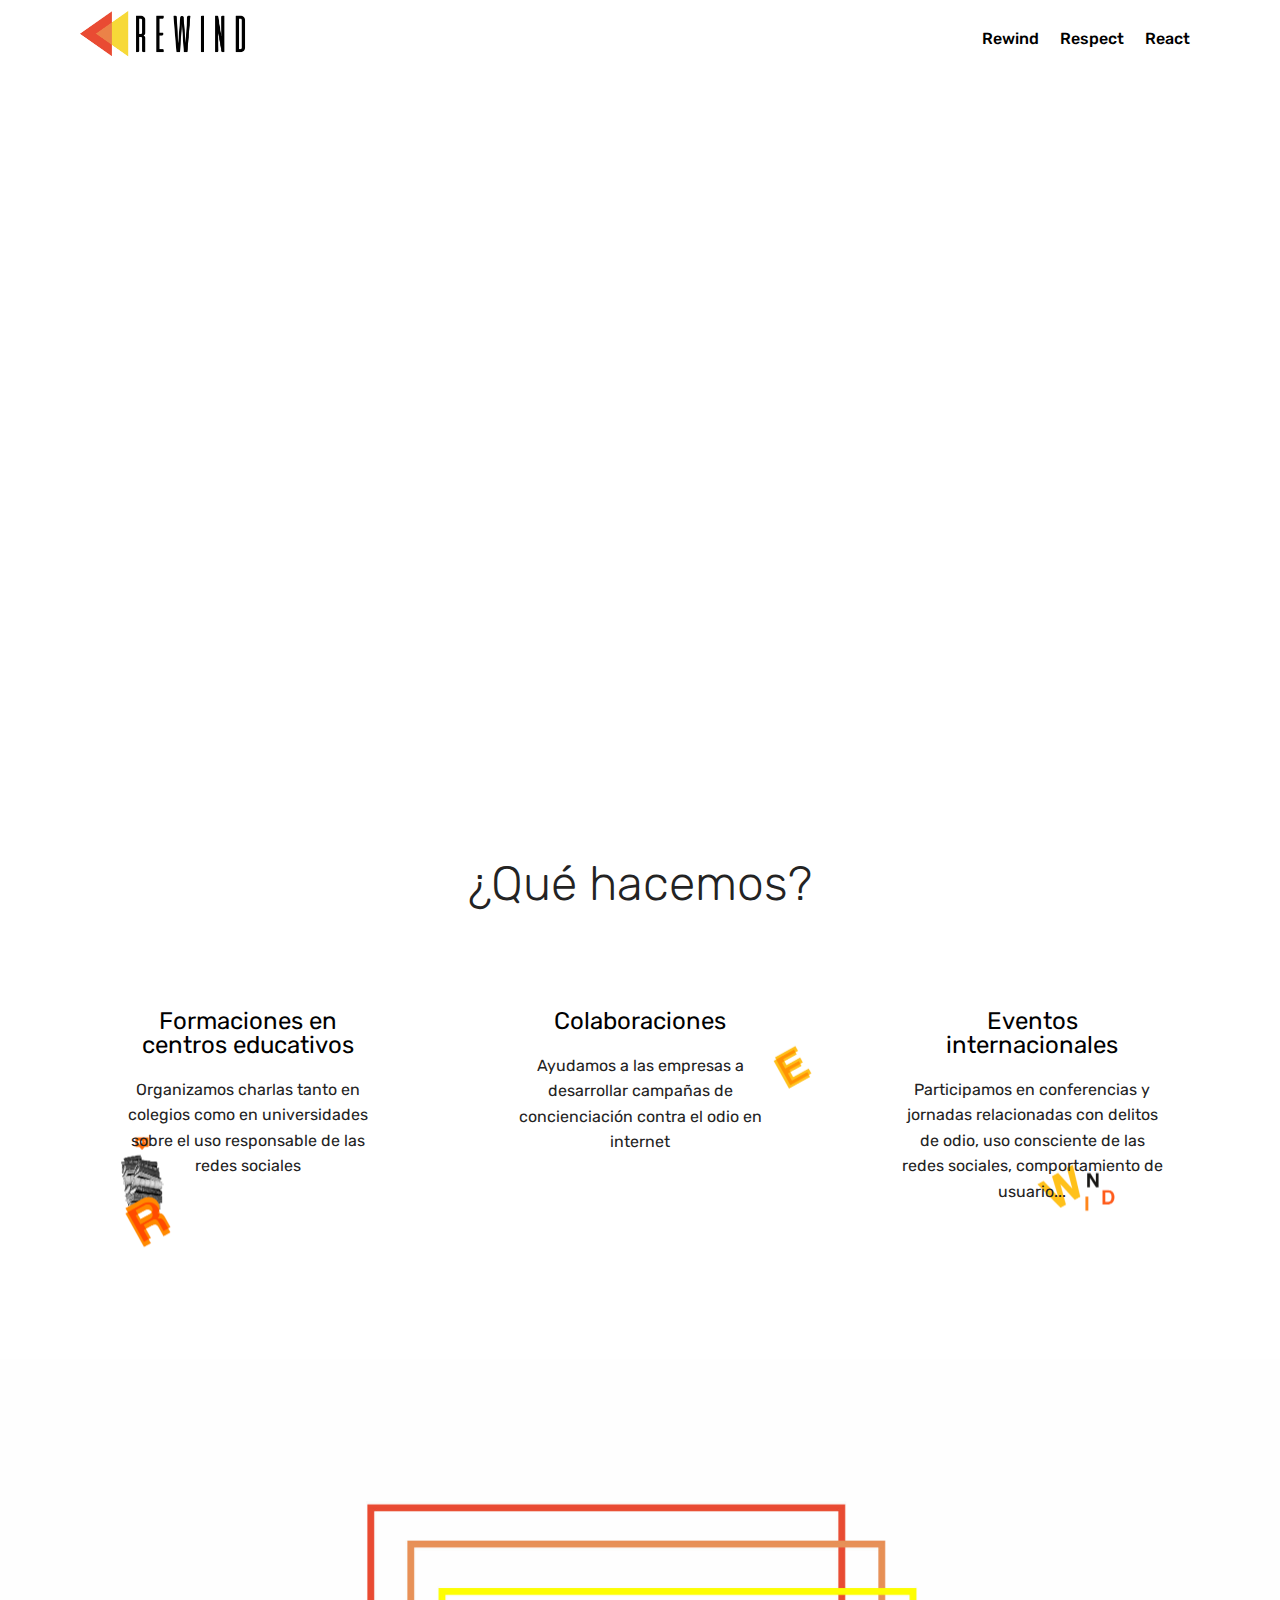
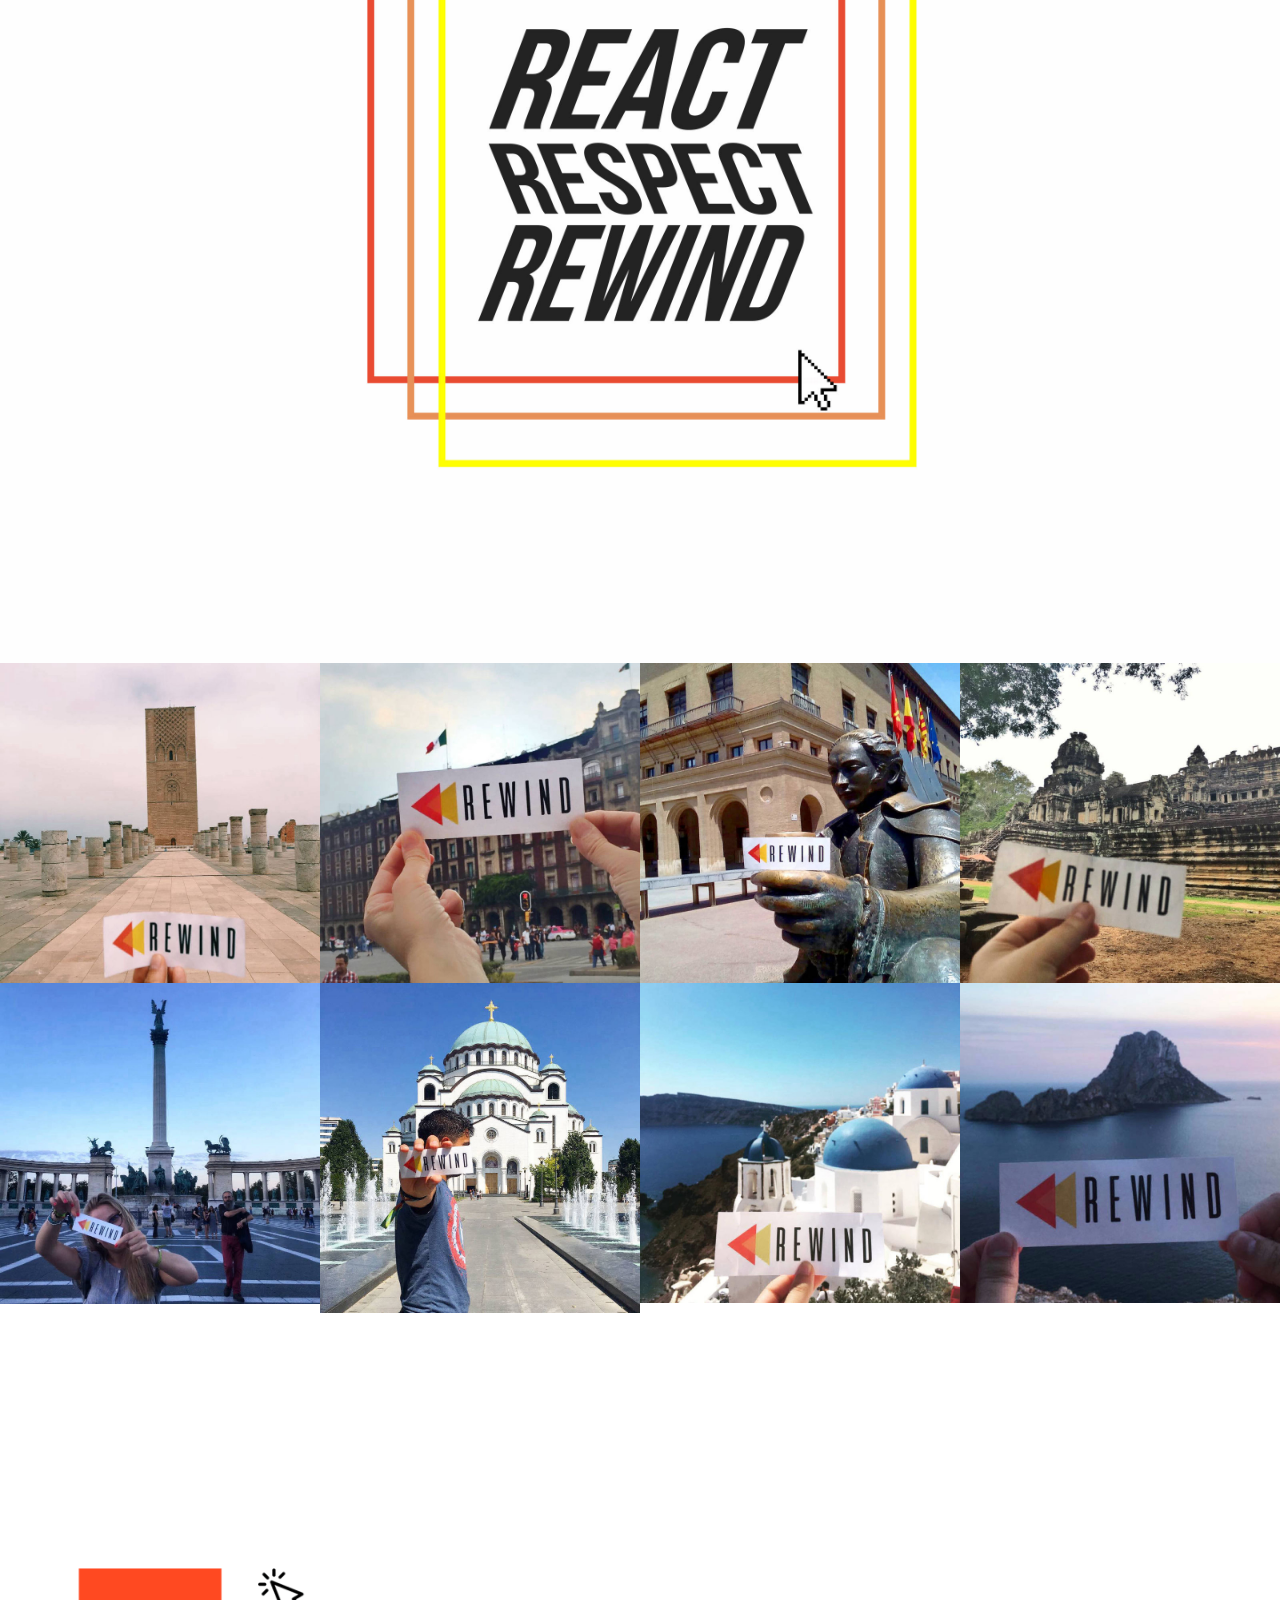
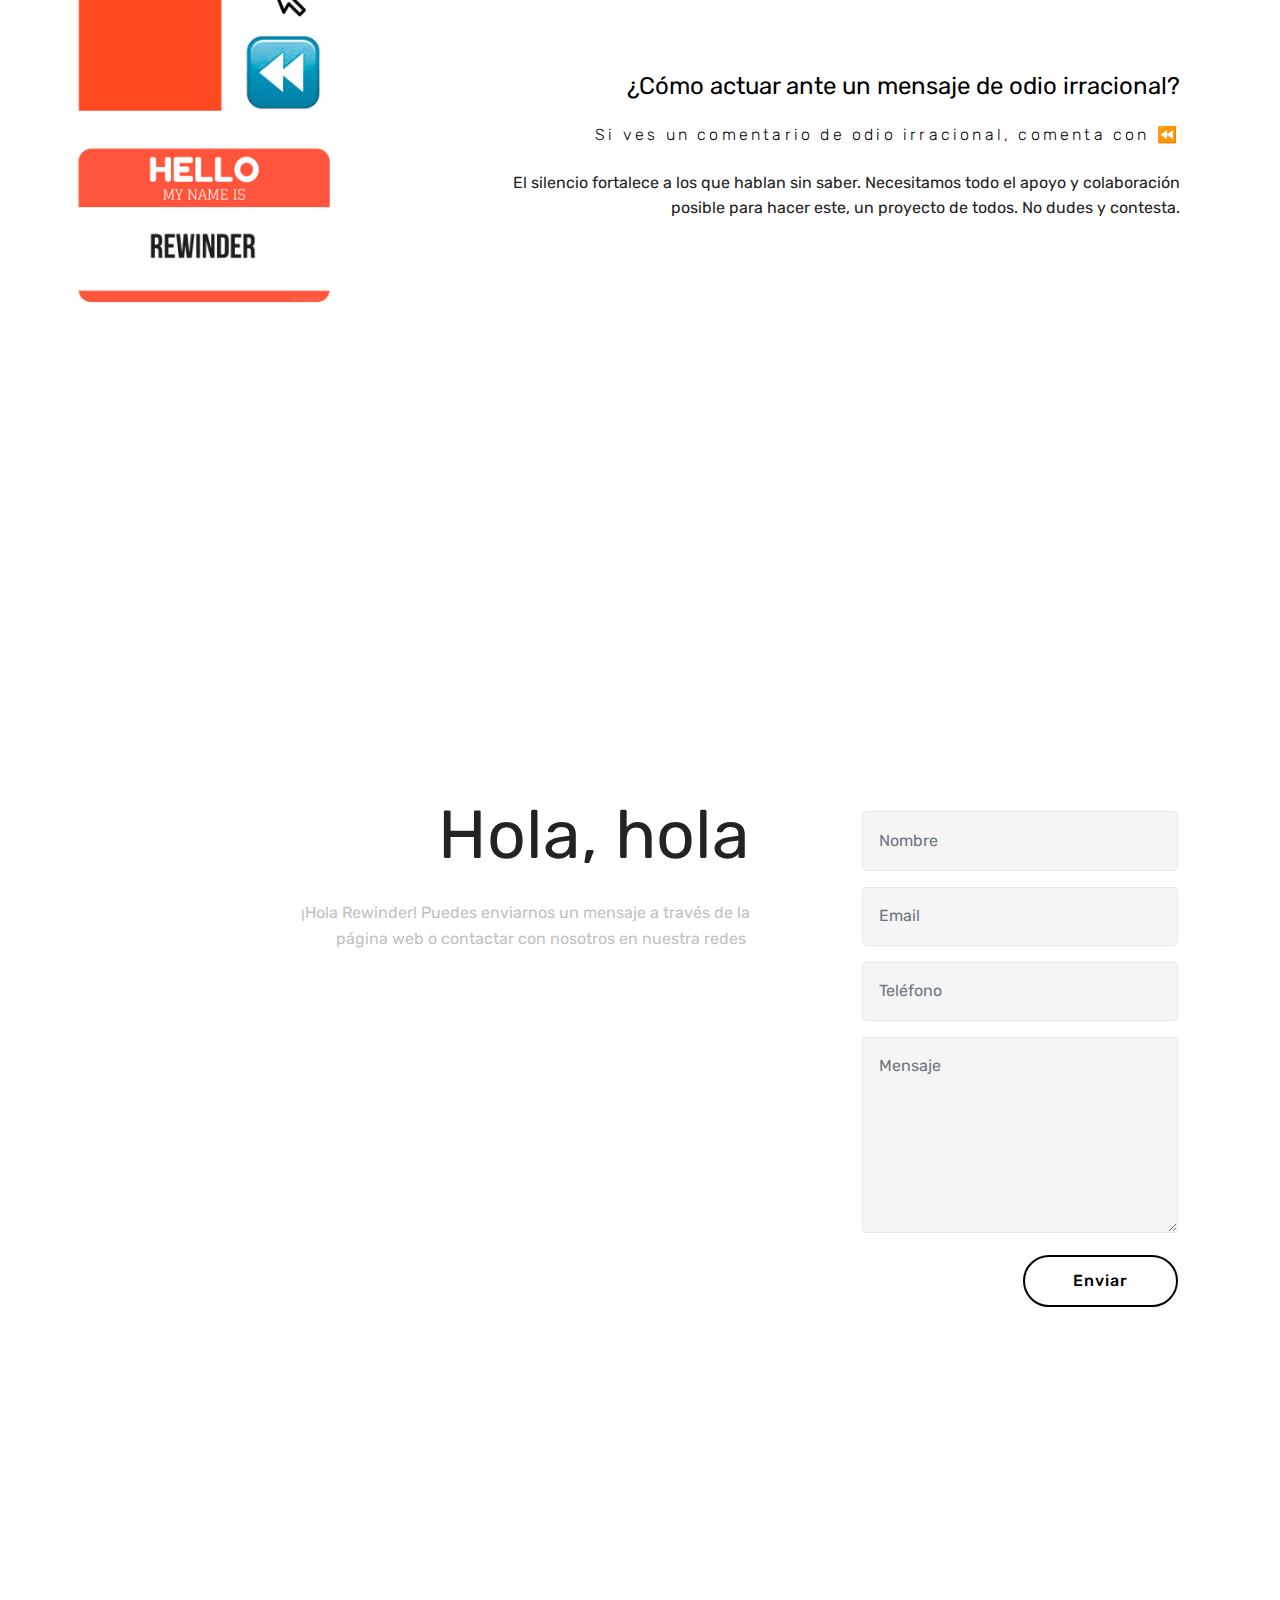
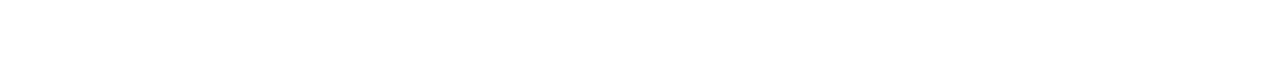
<file: index.html>
<!DOCTYPE html>
<html >
<head>
  <!-- Site made with Mobirise Website Builder v4.8.10, https://mobirise.com -->
  <meta charset="UTF-8">
  <meta http-equiv="X-UA-Compatible" content="IE=edge">
  <meta name="generator" content="Mobirise v4.8.10, mobirise.com">
  <meta name="viewport" content="width=device-width, initial-scale=1, minimum-scale=1">
  <link rel="shortcut icon" href="assets/images/logo-bueno-bueno-338x121.png" type="image/x-icon">
  <meta name="description" content="">
  <title>Home</title>
  <link rel="stylesheet" href="assets/web/assets/mobirise-icons/mobirise-icons.css">
  <link rel="stylesheet" href="assets/icon54-v4/style.css">
  <link rel="stylesheet" href="assets/tether/tether.min.css">
  <link rel="stylesheet" href="assets/bootstrap/css/bootstrap.min.css">
  <link rel="stylesheet" href="assets/bootstrap/css/bootstrap-grid.min.css">
  <link rel="stylesheet" href="assets/bootstrap/css/bootstrap-reboot.min.css">
  <link rel="stylesheet" href="assets/dropdown/css/style.css">
  <link rel="stylesheet" href="assets/socicon/css/styles.css">
  <link rel="stylesheet" href="assets/theme/css/style.css">
  <link rel="stylesheet" href="assets/gallery/style.css">
  <link rel="stylesheet" href="assets/mobirise/css/mbr-additional.css" type="text/css">
  
  
  

</head>
<body>
  <section class="menu cid-rIzrLKDk6s" once="menu" id="menu2-1j">

    

    <nav class="navbar navbar-expand beta-menu navbar-dropdown align-items-center navbar-fixed-top navbar-toggleable-sm">
        <button class="navbar-toggler navbar-toggler-right" type="button" data-toggle="collapse" data-target="#navbarSupportedContent" aria-controls="navbarSupportedContent" aria-expanded="false" aria-label="Toggle navigation">
            <div class="hamburger">
                <span></span>
                <span></span>
                <span></span>
                <span></span>
            </div>
        </button>
        <div class="menu-logo">
            <div class="navbar-brand">
                <span class="navbar-logo">
                    <a href="https://mobirise.co">
                        <img src="assets/images/logo-bueno-bueno-338x121.png" alt="Mobirise" title="" style="height: 3.8rem;">
                    </a>
                </span>
                
            </div>
        </div>
        <div class="collapse navbar-collapse" id="navbarSupportedContent">
            <ul class="navbar-nav nav-dropdown nav-right" data-app-modern-menu="true"><li class="nav-item">
                    <a class="nav-link link text-black display-4" href="page3.html#header10-1p">
                        Rewind</a>
                </li>
                <li class="nav-item">
                    <a class="nav-link link text-black display-4" href="page4.html#header9-26">
                        Respect</a>
                </li><li class="nav-item"><a class="nav-link link text-black display-4" href="page5.html#header9-29">
                        React</a></li></ul>
            
        </div>
    </nav>
</section>

<section class="engine"><a href="https://mobirise.info/a">online site builder</a></section><section class="cid-rKXoVxYMfO" id="video2-34">

    
    
    <figure class="mbr-figure align-center">
        <div class="video-block" style="width: 100%;">
            <div><iframe class="mbr-embedded-video" src="https://www.youtube.com/embed/hPDy9Jr2ris?rel=0&amp;amp;showinfo=0&amp;autoplay=1&amp;loop=1&amp;playlist=hPDy9Jr2ris" width="1280" height="720" frameborder="0" allowfullscreen></iframe></div>
        </div>
    </figure>
</section>

<section class="features13 cid-rvEzMBvPrl" id="features13-1f">

    

    
    <div class="container">
        <h2 class="mbr-section-title pb-3 mbr-fonts-style display-2">¿Qué hacemos?<br></h2>

        <div class="media-container-row container">
            <div class="card col-12 col-md-6 p-5 m-3 align-center col-lg-4">
                <div class="card-img">
                    <img src="assets/images/cuartela-formacion-1200x935.png" alt="Mobirise" title="">
                </div>
                <h4 class="card-title py-2 mbr-fonts-style display-5"><a href="page3.html#content4-20" class="text-black">Formaciones en centros educativos</a></h4>
                <p class="mbr-text mbr-fonts-style display-7">Organizamos charlas tanto en colegios como en universidades sobre el uso responsable de las redes sociales</p>
            </div>
            <div class="card col-12 col-md-6 p-5 m-3 align-center col-lg-4">
                <div class="card-img">
                    <img src="assets/images/cuartela-formacion2-1200x935.png" alt="Mobirise" title="">
                </div>
                <h4 class="card-title py-2 mbr-fonts-style display-5"><a href="page3.html#content5-2o" class="text-black">Colaboraciones</a></h4>
                <p class="mbr-text mbr-fonts-style display-7">Ayudamos a las empresas a desarrollar campañas de concienciación contra el odio en internet</p>
            </div>
            <div class="card col-12 col-md-6 p-5 m-3 align-center col-lg-4">
                <div class="card-img">
                    <img src="assets/images/wind-1200x935.png" alt="Mobirise" title="">
                </div>
                <h4 class="card-title py-2 mbr-fonts-style display-5"><a href="page3.html#content4-20" class="text-black">Eventos internacionales</a></h4>
                <p class="mbr-text mbr-fonts-style display-7">Participamos en conferencias y jornadas relacionadas con delitos de odio, uso consciente de las redes sociales, comportamiento de usuario...</p>
            </div>    
        </div>
</div></section>

<section class="cid-rIzD1mYChm" id="image2-1m">

    

    <figure class="mbr-figure">
        <div class="image-block" style="width: 100%;">
            <img src="assets/images/aaaa-2880x2036.jpg" alt="Mobirise" title="">
            
        </div>
    </figure>
</section>

<section class="mbr-gallery mbr-slider-carousel cid-rIzAwcWRX0" id="gallery3-1k">

    

    <div>
        <div><!-- Filter --><!-- Gallery --><div class="mbr-gallery-row"><div class="mbr-gallery-layout-default"><div><div><div class="mbr-gallery-item mbr-gallery-item--p0" data-video-url="false" data-tags="Increíble"><div href="#lb-gallery3-1k" data-slide-to="0" data-toggle="modal"><img src="assets/images/oficialrewind-19051754-445623609147275-307641785788661760-n-1080x1081-800x801.jpg" alt="" title=""><span class="icon-focus"></span></div></div><div class="mbr-gallery-item mbr-gallery-item--p0" data-video-url="false" data-tags="Responsive"><div href="#lb-gallery3-1k" data-slide-to="1" data-toggle="modal"><img src="assets/images/oficialrewind-18161590-934049090031363-2192378936850120704-n-1080x1080-800x800.jpg" alt="" title=""><span class="icon-focus"></span></div></div><div class="mbr-gallery-item mbr-gallery-item--p0" data-video-url="false" data-tags="Creativa"><div href="#lb-gallery3-1k" data-slide-to="2" data-toggle="modal"><img src="assets/images/oficialrewind-18579639-126134337956284-7213288266714316800-n-1080x1080-800x800.jpg" alt="" title=""><span class="icon-focus"></span></div></div><div class="mbr-gallery-item mbr-gallery-item--p0" data-video-url="false" data-tags="Animada"><div href="#lb-gallery3-1k" data-slide-to="3" data-toggle="modal"><img src="assets/images/oficialrewind-18645258-245193755884666-2104831689288056832-n-1080x1080-800x800.jpg" alt="" title=""><span class="icon-focus"></span></div></div><div class="mbr-gallery-item mbr-gallery-item--p0" data-video-url="false" data-tags="Increíble"><div href="#lb-gallery3-1k" data-slide-to="4" data-toggle="modal"><img src="assets/images/oficialrewind-20688083-503054973360763-7888182737364844544-n-1080x1111-800x823.jpg" alt="" title=""><span class="icon-focus"></span></div></div><div class="mbr-gallery-item mbr-gallery-item--p0" data-video-url="false" data-tags="Increíble"><div href="#lb-gallery3-1k" data-slide-to="5" data-toggle="modal"><img src="assets/images/oficialrewind-19933421-343429036098993-7598317980128116736-n-1080x1080-800x800.jpg" alt="" title=""><span class="icon-focus"></span></div></div><div class="mbr-gallery-item mbr-gallery-item--p0" data-video-url="false" data-tags="Responsive"><div href="#lb-gallery3-1k" data-slide-to="6" data-toggle="modal"><img src="assets/images/oficialrewind-20590186-1511426842228877-8285719777796685824-n-1-1080x1350-800x800.jpg" alt="" title=""><span class="icon-focus"></span></div></div><div class="mbr-gallery-item mbr-gallery-item--p0" data-video-url="false" data-tags="Animada"><div href="#lb-gallery3-1k" data-slide-to="7" data-toggle="modal"><img src="assets/images/oficialrewind-20589759-341596122945814-8877328385831862272-n-1080x1081-800x801.jpg" alt="" title=""><span class="icon-focus"></span></div></div></div></div><div class="clearfix"></div></div></div><!-- Lightbox --><div data-app-prevent-settings="" class="mbr-slider modal fade carousel slide" tabindex="-1" data-keyboard="true" data-interval="false" id="lb-gallery3-1k"><div class="modal-dialog"><div class="modal-content"><div class="modal-body"><div class="carousel-inner"><div class="carousel-item"><img src="assets/images/oficialrewind-19051754-445623609147275-307641785788661760-n-1080x1081.jpg" alt="" title=""></div><div class="carousel-item"><img src="assets/images/oficialrewind-18161590-934049090031363-2192378936850120704-n-1080x1080.jpg" alt="" title=""></div><div class="carousel-item"><img src="assets/images/oficialrewind-18579639-126134337956284-7213288266714316800-n-1080x1080.jpg" alt="" title=""></div><div class="carousel-item"><img src="assets/images/oficialrewind-18645258-245193755884666-2104831689288056832-n-1080x1080.jpg" alt="" title=""></div><div class="carousel-item"><img src="assets/images/oficialrewind-20688083-503054973360763-7888182737364844544-n-1080x1111.jpg" alt="" title=""></div><div class="carousel-item"><img src="assets/images/oficialrewind-19933421-343429036098993-7598317980128116736-n-1080x1080.jpg" alt="" title=""></div><div class="carousel-item active"><img src="assets/images/oficialrewind-20590186-1511426842228877-8285719777796685824-n-1-1080x1350.jpg" alt="" title=""></div><div class="carousel-item"><img src="assets/images/oficialrewind-20589759-341596122945814-8877328385831862272-n-1080x1081.jpg" alt="" title=""></div></div><a class="carousel-control carousel-control-prev" role="button" data-slide="prev" href="#lb-gallery3-1k"><span class="mbri-left mbr-iconfont" aria-hidden="true"></span><span class="sr-only">Previous</span></a><a class="carousel-control carousel-control-next" role="button" data-slide="next" href="#lb-gallery3-1k"><span class="mbri-right mbr-iconfont" aria-hidden="true"></span><span class="sr-only">Next</span></a><a class="close" href="#" role="button" data-dismiss="modal"><span class="sr-only">Close</span></a></div></div></div></div></div>
    </div>

</section>

<section class="header10 cid-ruJa5ifXOZ mbr-fullscreen" id="header10-1d">

    

    

    <div class="container">
        <div class="media-container-column mbr-white col-lg-8 col-md-10 ml-auto">
            <h1 class="mbr-section-title align-right mbr-bold pb-3 mbr-fonts-style display-5"><a href="page4.html#header9-26" class="text-black">¿Cómo actuar ante un mensaje de odio irracional?</a></h1>
            <h3 class="mbr-section-subtitle align-right mbr-light pb-3 mbr-fonts-style display-7">Si ves un comentario de odio irracional, comenta con ⏪</h3>
            <p class="mbr-text align-right pb-3 mbr-fonts-style display-7">El silencio fortalece a los que hablan sin saber. Necesitamos todo el apoyo y colaboración posible para hacer este, un proyecto de todos. No dudes y contesta.<br></p>
            
        </div>
    </div>

    
</section>

<section class="cid-ruJcyjnD0w mbr-fullscreen" id="header15-1g">

    

    

    <div class="container align-right">
<div class="row">
    <div class="mbr-white col-lg-8 col-md-7 content-container">
        <h1 class="mbr-section-title mbr-bold pb-3 mbr-fonts-style display-1"><span style="font-weight: normal;">Hola, hola</span></h1>
        <p class="mbr-text pb-3 mbr-fonts-style display-7">¡Hola Rewinder! Puedes enviarnos un mensaje a través de la <br>página web o contactar con nosotros en nuestra redes&nbsp;<br></p>
    </div>
    <div class="col-lg-4 col-md-5">
    <div class="form-container">
        <div class="media-container-column" data-form-type="formoid">
            <div data-form-alert="" hidden="" class="align-center">Mensaje enviado</div>
            <form class="mbr-form" action="https://mobirise.com/" method="post" data-form-title="Mobirise Form"><input type="hidden" name="email" data-form-email="true" value="KhcdhH+tS9u6dZ8dkA5ylCRHr/Aq2A9EAtC4MWLIf9DumaUVMIntPFX7poqGXuXO3Ep2xeyT3l5h0CB77aOYOmgUdGxZ5xGiP5/6BK776T+KcBvAS5+f+DVPhK/U8ao=">
                <div data-for="name">
                    <div class="form-group">
                        <input type="text" class="form-control px-3" name="name" data-form-field="Name" placeholder="Nombre" required="" id="name-header15-1g">
                    </div>
                </div>
                <div data-for="email">
                    <div class="form-group">
                        <input type="email" class="form-control px-3" name="email" data-form-field="Email" placeholder="Email" required="" id="email-header15-1g">
                    </div>
                </div>
                <div data-for="phone">
                    <div class="form-group">
                        <input type="tel" class="form-control px-3" name="phone" data-form-field="Phone" placeholder="Teléfono" id="phone-header15-1g">
                    </div>
                </div>
                <div class="form-group" data-for="message">
                    <textarea type="text" class="form-control px-3" name="message" rows="7" placeholder="Mensaje" data-form-field="Message" id="message-header15-1g"></textarea>
                </div>
                <span class="input-group-btn"><button href="" type="submit" class="btn btn-form btn-black-outline display-4">Enviar</button></span>
            </form>
        </div>
    </div>
    </div>
</div>
    </div>
    
</section>

<section once="" class="cid-rIA8kdNwJ3 mbr-reveal" id="footer7-2g">

    

    

    <div class="container">
        <div class="media-container-row align-center mbr-white">
            <div class="row row-links">
                <ul class="foot-menu">
                    
                    
                    
                    
                    
                <li class="foot-menu-item mbr-fonts-style display-7"></li><li class="foot-menu-item mbr-fonts-style display-7"></li><li class="foot-menu-item mbr-fonts-style display-7"></li><li class="foot-menu-item mbr-fonts-style display-7"></li><li class="foot-menu-item mbr-fonts-style display-7"></li></ul>
            </div>
            <div class="row social-row">
                <div class="social-list align-right pb-2">
                    
                    
                    
                    
                    
                    
                <div class="soc-item">
                        <a href="https://twitter.com/OficialRewind">
                            <span class="mbr-iconfont mbr-iconfont-social socicon-twitter socicon" style="color: rgb(0, 0, 0); fill: rgb(0, 0, 0);"></span>
                        </a>
                    </div><div class="soc-item">
                        <a href="https://www.facebook.com/OficialRewind/">
                            <span class="mbr-iconfont mbr-iconfont-social socicon-facebook socicon" style="color: rgb(0, 0, 0); fill: rgb(0, 0, 0);"></span>
                        </a>
                    </div><div class="soc-item">
                        <a href="https://www.instagram.com/oficialrewind/?hl=es" target="_blank">
                            <span class="mbr-iconfont mbr-iconfont-social socicon-instagram socicon" style="color: rgb(0, 0, 0); fill: rgb(0, 0, 0);"></span>
                        </a>
                    </div><div class="soc-item">
                        <a href="https://es.linkedin.com/company/oficialrewind?src=aff-lilpar&veh=aff_src.aff-lilpar_c.partners_pkw.123201_plc.adgoal%20GmbH_pcrid.449670_learning&trk=aff_src.aff-lilpar_c.partners_pkw.123201_plc.adgoal%20GmbH_pcrid.449670_learning&clickid=3TbxLq2woxyOTg%3AwUx0Mo3EWUkny9cTVATonTs0&irgwc=1" target="_blank">
                            <span class="mbr-iconfont mbr-iconfont-social socicon-linkedin socicon" style="color: rgb(0, 0, 0); fill: rgb(0, 0, 0);"></span>
                        </a>
                    </div></div>
            </div>
            <div class="row row-copirayt">
                <p class="mbr-text mb-0 mbr-fonts-style mbr-white align-center display-7">
                    © Copyright 2017 Rewind - All Rights Reserved
                </p>
            </div>
        </div>
    </div>
</section>


  <script src="assets/web/assets/jquery/jquery.min.js"></script>
  <script src="assets/popper/popper.min.js"></script>
  <script src="assets/tether/tether.min.js"></script>
  <script src="assets/bootstrap/js/bootstrap.min.js"></script>
  <script src="assets/dropdown/js/script.min.js"></script>
  <script src="assets/touchswipe/jquery.touch-swipe.min.js"></script>
  <script src="assets/masonry/masonry.pkgd.min.js"></script>
  <script src="assets/imagesloaded/imagesloaded.pkgd.min.js"></script>
  <script src="assets/bootstrapcarouselswipe/bootstrap-carousel-swipe.js"></script>
  <script src="assets/vimeoplayer/jquery.mb.vimeo_player.js"></script>
  <script src="assets/smoothscroll/smooth-scroll.js"></script>
  <script src="assets/theme/js/script.js"></script>
  <script src="assets/slidervideo/script.js"></script>
  <script src="assets/gallery/player.min.js"></script>
  <script src="assets/gallery/script.js"></script>
  <script src="assets/formoid/formoid.min.js"></script>
  
  

</body>
</html>
</file>
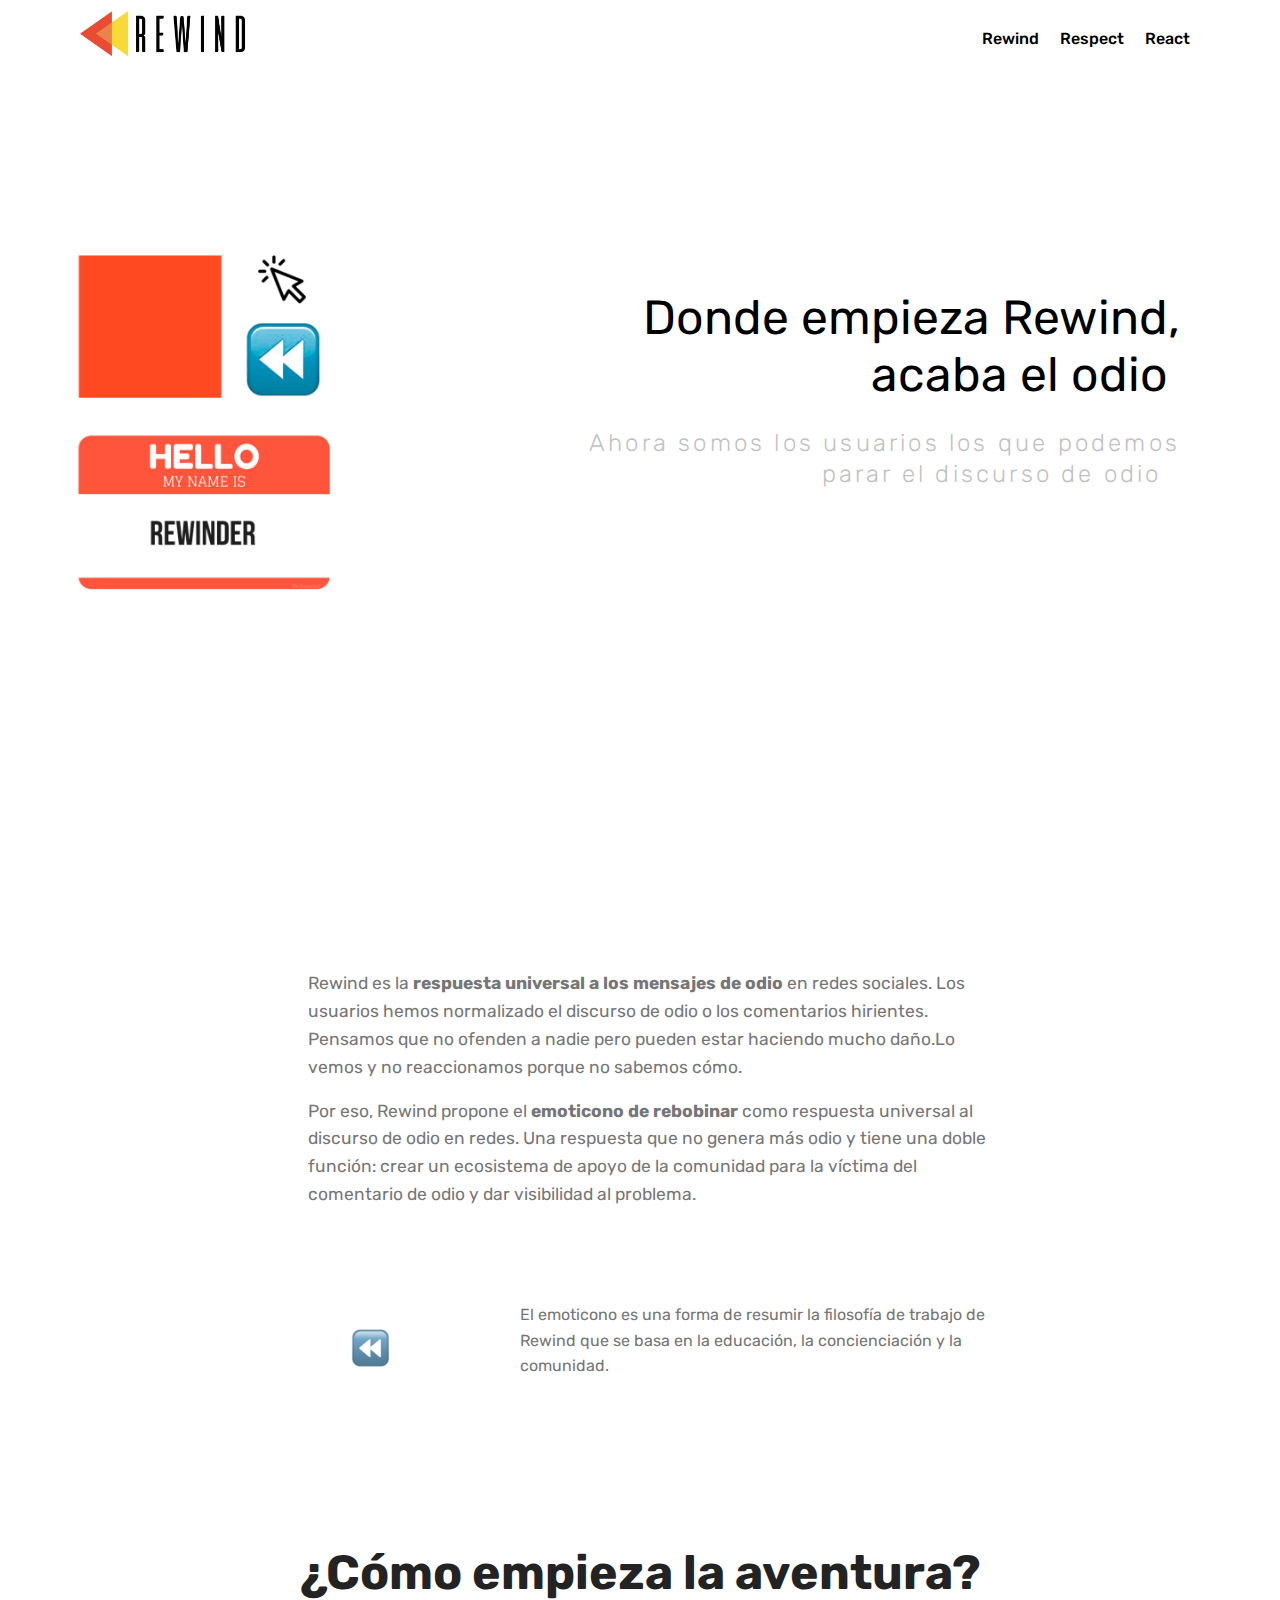
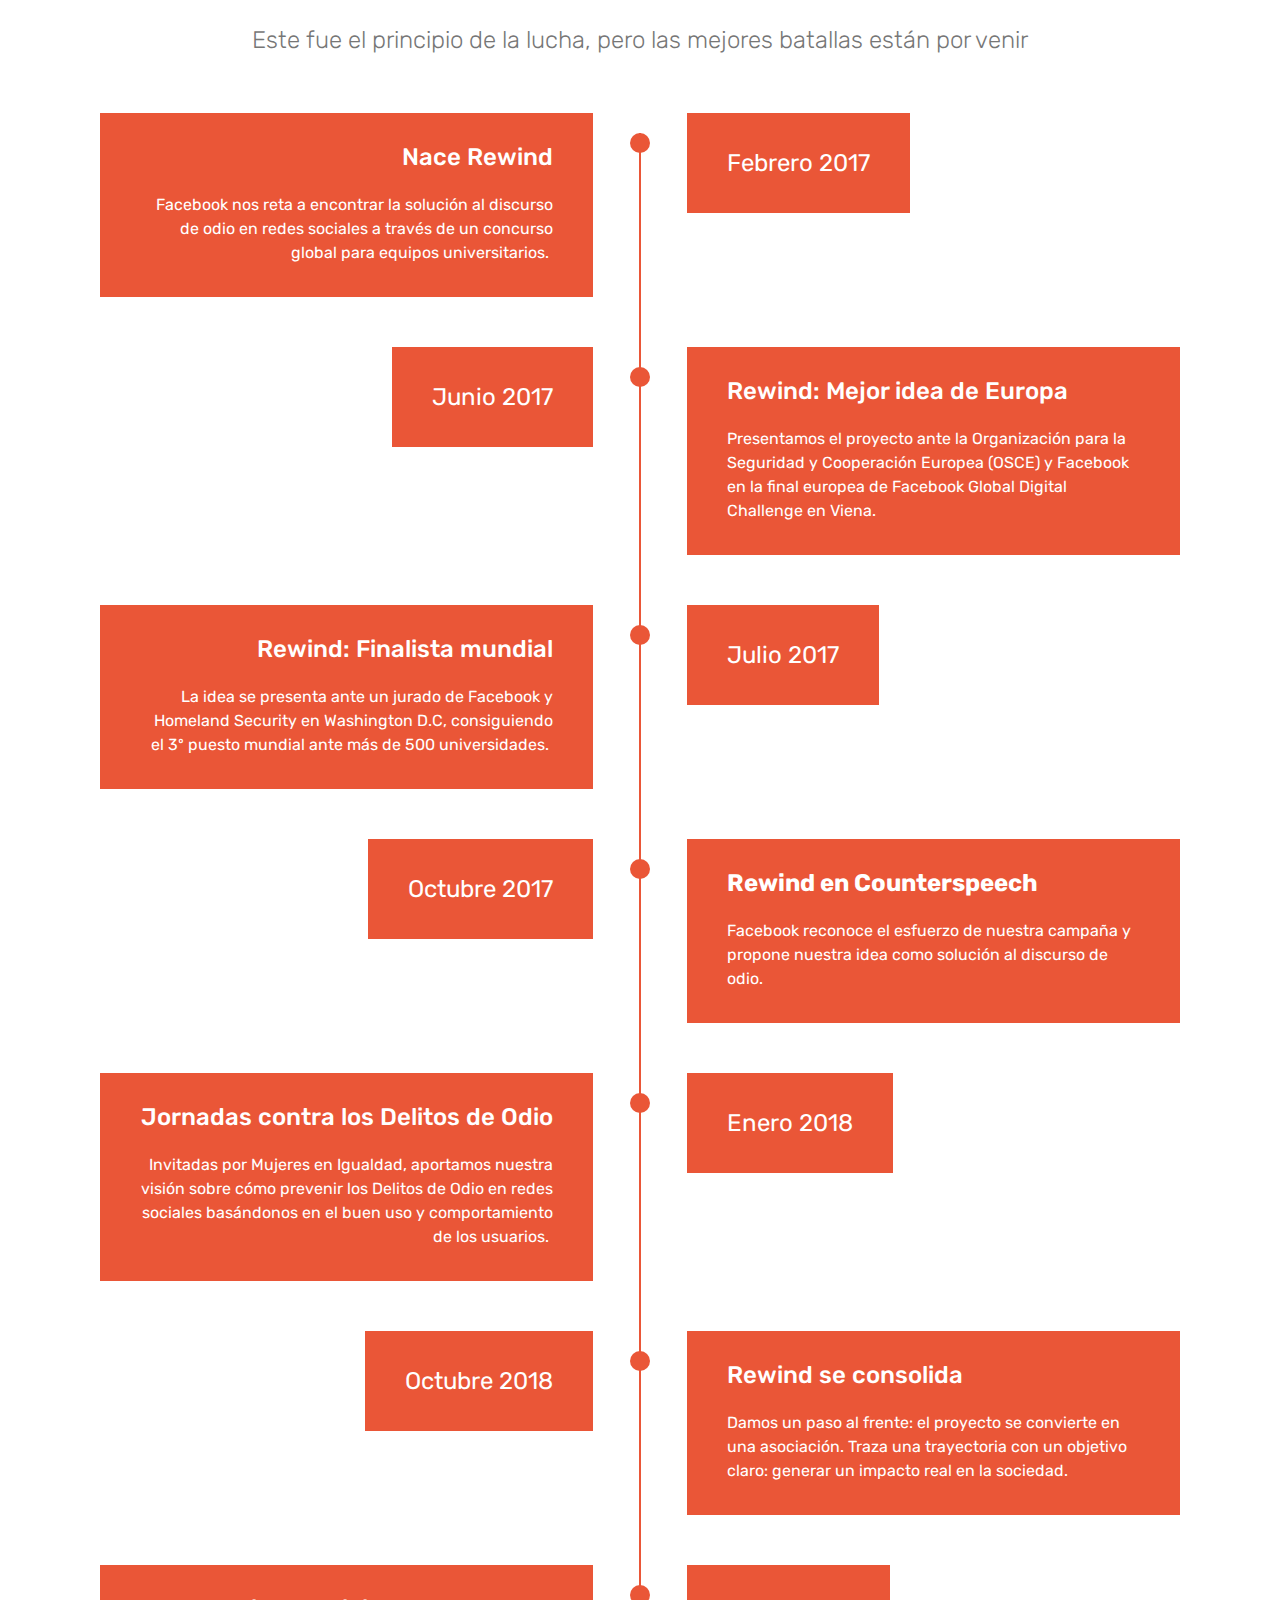
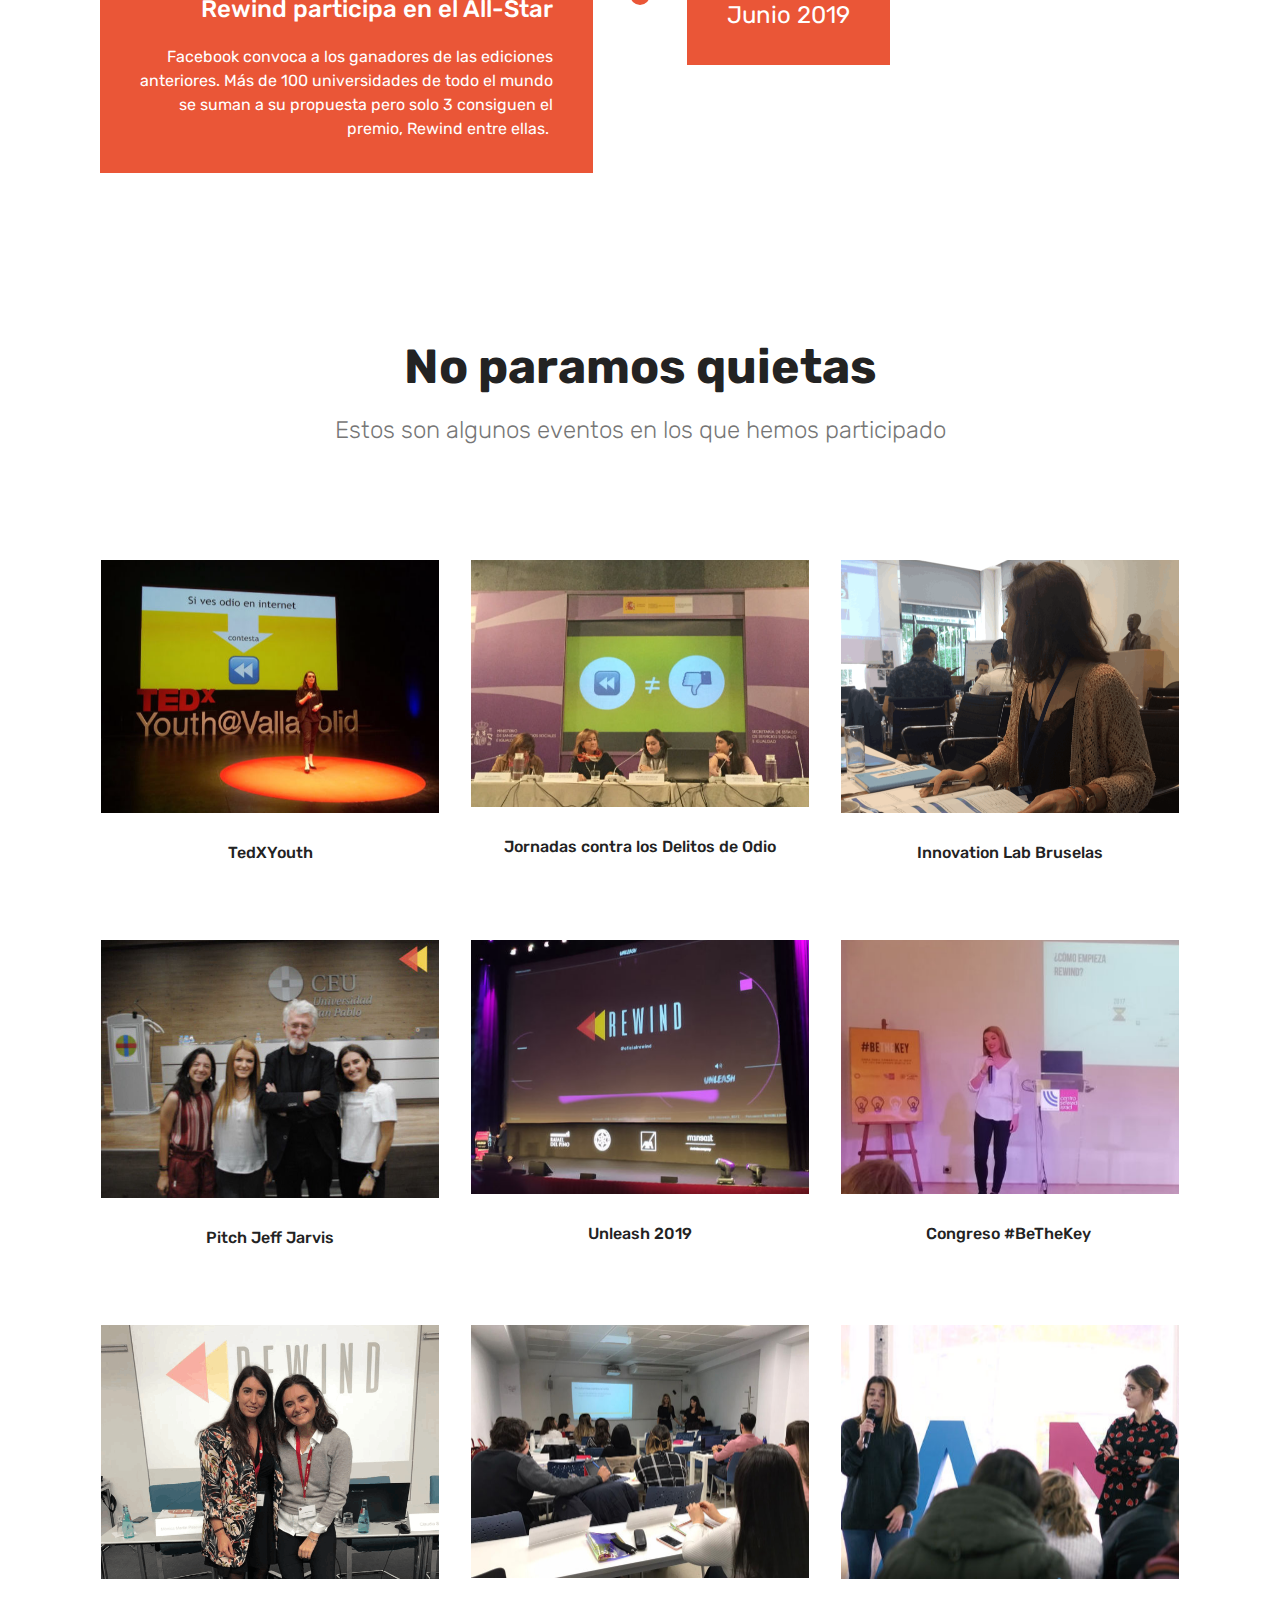
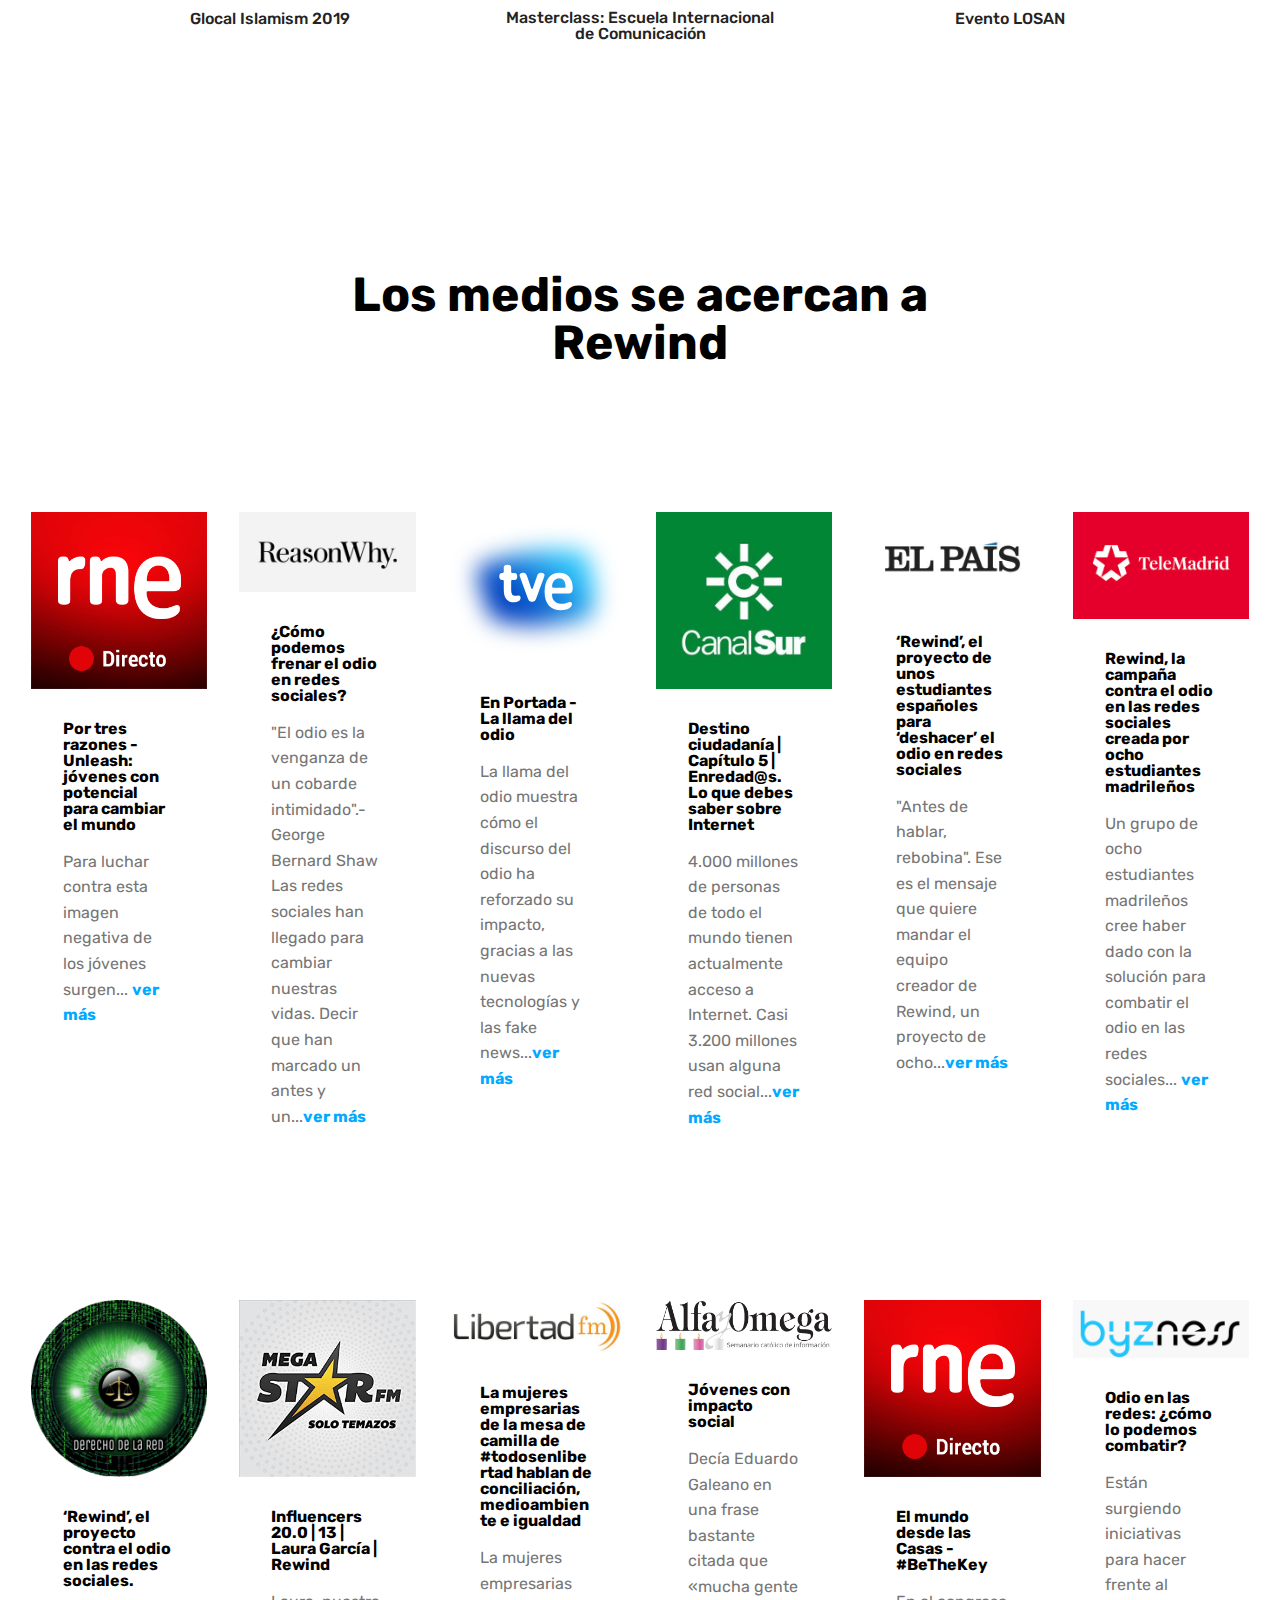
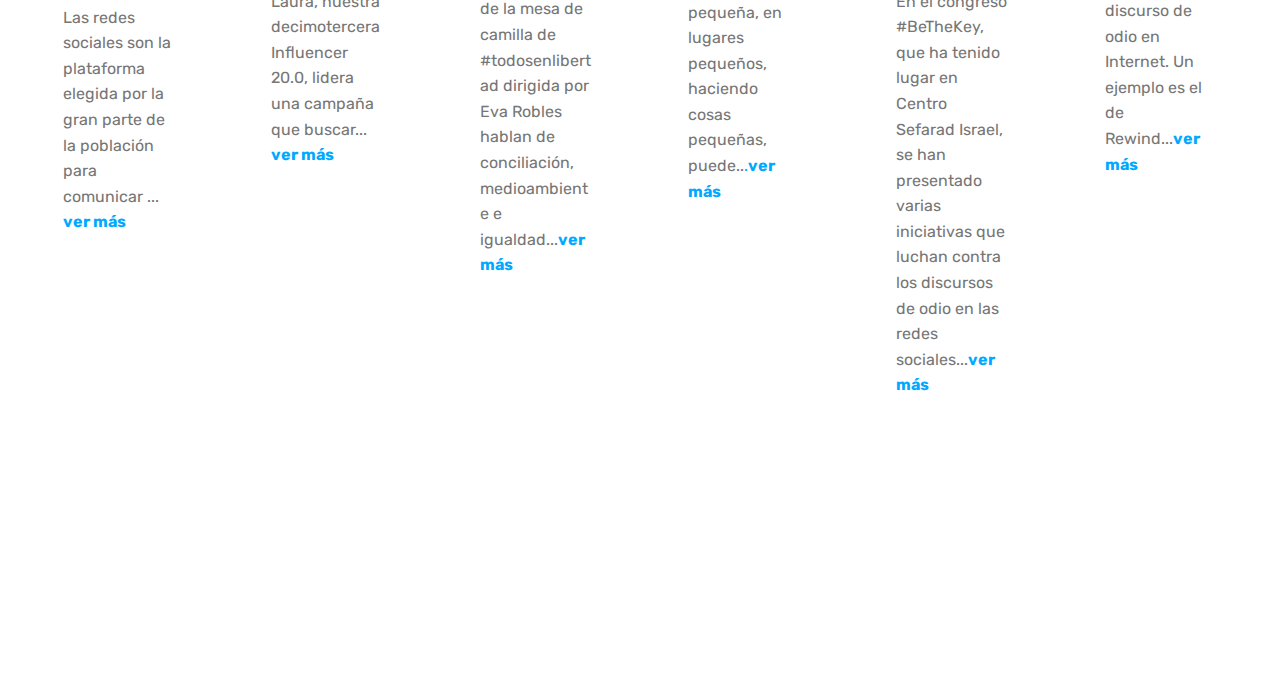
<file: page3.html>
<!DOCTYPE html>
<html >
<head>
  <!-- Site made with Mobirise Website Builder v4.8.10, https://mobirise.com -->
  <meta charset="UTF-8">
  <meta http-equiv="X-UA-Compatible" content="IE=edge">
  <meta name="generator" content="Mobirise v4.8.10, mobirise.com">
  <meta name="viewport" content="width=device-width, initial-scale=1, minimum-scale=1">
  <link rel="shortcut icon" href="assets/images/logo-bueno-bueno-338x121.png" type="image/x-icon">
  <meta name="description" content="Web Maker Description">
  <title>Rewind</title>
  <link rel="stylesheet" href="assets/web/assets/mobirise-icons/mobirise-icons.css">
  <link rel="stylesheet" href="assets/icon54-v4/style.css">
  <link rel="stylesheet" href="assets/tether/tether.min.css">
  <link rel="stylesheet" href="assets/bootstrap/css/bootstrap.min.css">
  <link rel="stylesheet" href="assets/bootstrap/css/bootstrap-grid.min.css">
  <link rel="stylesheet" href="assets/bootstrap/css/bootstrap-reboot.min.css">
  <link rel="stylesheet" href="assets/dropdown/css/style.css">
  <link rel="stylesheet" href="assets/socicon/css/styles.css">
  <link rel="stylesheet" href="assets/theme/css/style.css">
  <link rel="stylesheet" href="assets/mobirise/css/mbr-additional.css" type="text/css">
  
  
  

</head>
<body>
  <section class="menu cid-rIzrLKDk6s" once="menu" id="menu2-1n">

    

    <nav class="navbar navbar-expand beta-menu navbar-dropdown align-items-center navbar-fixed-top navbar-toggleable-sm">
        <button class="navbar-toggler navbar-toggler-right" type="button" data-toggle="collapse" data-target="#navbarSupportedContent" aria-controls="navbarSupportedContent" aria-expanded="false" aria-label="Toggle navigation">
            <div class="hamburger">
                <span></span>
                <span></span>
                <span></span>
                <span></span>
            </div>
        </button>
        <div class="menu-logo">
            <div class="navbar-brand">
                <span class="navbar-logo">
                    <a href="index.html#image2-1i">
                        <img src="assets/images/logo-bueno-bueno-338x121.png" alt="Mobirise" title="" style="height: 3.8rem;">
                    </a>
                </span>
                
            </div>
        </div>
        <div class="collapse navbar-collapse" id="navbarSupportedContent">
            <ul class="navbar-nav nav-dropdown nav-right" data-app-modern-menu="true"><li class="nav-item">
                    <a class="nav-link link text-black display-4" href="page3.html#header10-1p">
                        Rewind</a>
                </li>
                <li class="nav-item">
                    <a class="nav-link link text-black display-4" href="page4.html#header9-26">
                        Respect</a>
                </li><li class="nav-item"><a class="nav-link link text-black display-4" href="page5.html#header9-29">
                        React</a></li></ul>
            
        </div>
    </nav>
</section>

<section class="engine"><a href="https://mobirise.info/y">free html site templates</a></section><section class="header10 cid-rIzEVYc59o mbr-fullscreen" id="header10-1p">

    

    

    <div class="container">
        <div class="media-container-column mbr-white col-lg-8 col-md-10 ml-auto">
            <h1 class="mbr-section-title align-right mbr-bold pb-3 mbr-fonts-style display-2"><span style="font-weight: normal;">Donde empieza Rewind, </span><br><span style="font-weight: normal;">acaba el odio&nbsp;</span></h1>
            <h3 class="mbr-section-subtitle align-right mbr-light pb-3 mbr-fonts-style display-5">Ahora somos los usuarios los que podemos<br> parar el discurso de odio &nbsp;</h3>
            <p class="mbr-text align-right pb-3 mbr-fonts-style display-5"></p>
            <div class="mbr-section-btn align-right"><a class="btn btn-md btn-white-outline display-4" href="https://mobirise.co">LIVE DEMO</a></div>
        </div>
    </div>

    
</section>

<section class="mbr-section article content1 cid-rIzFN66xHh" id="content2-1r">

     

    <div class="container">
        <div class="media-container-row">
            <div class="mbr-text col-12 col-md-8 mbr-fonts-style display-7">
                <blockquote><p><span style="font-style: normal;">Rewind es la <strong>respuesta universal a los mensajes de odio</strong> en redes sociales. Los usuarios hemos normalizado el discurso de odio o los comentarios hirientes.  Pensamos que no ofenden a nadie pero pueden estar haciendo mucho daño.</span><span style="font-size: 1.09rem; font-style: normal;">Lo vemos y no reaccionamos porque no sabemos cómo. </span></p><p><span style="font-size: 1.09rem; font-style: normal;">Por eso, Rewind propone el <strong>emoticono de rebobinar</strong> como respuesta universal al discurso de odio en redes. Una respuesta que no genera más odio y tiene una doble función: crear un ecosistema de apoyo de la comunidad para la víctima del comentario de odio y dar visibilidad al problema.</span></p></blockquote>
            </div>
        </div>
    </div>
</section>

<section class="mbr-section content6 cid-rIzHyyWx6i" id="content6-1u">
    
     
    
    <div class="container">
        <div class="media-container-row">
            <div class="col-12 col-md-8">
                <div class="media-container-row">
                    <div class="mbr-figure" style="width: 45%;">
                      <img src="assets/images/emoji-436x234.png" alt="Mobirise" title="">  
                    </div>
                    <div class="media-content">
                        <div class="mbr-section-text">
                            <p class="mbr-text mb-0 mbr-fonts-style display-7">El emoticono es una forma de resumir la filosofía de trabajo de Rewind que se basa en la educación, la concienciación y la comunidad.&nbsp;</p>
                        </div>
                    </div>
                </div>
            </div>
        </div>
    </div>
</section>

<section class="timeline1 cid-rIzIdQpPUe" id="timeline1-1v">

    

    

    <div class="container align-center">
        <h2 class="mbr-section-title pb-3 mbr-fonts-style display-2"><strong>¿Cómo empieza la aventura?</strong></h2>
        <h3 class="mbr-section-subtitle pb-5 mbr-fonts-style display-5">Este fue el principio de la lucha, pero las mejores batallas están por venir</h3>

        <div class="container timelines-container" mbri-timelines="">
            <div class="row timeline-element reverse separline">      
                 <div class="timeline-date-panel col-xs-12 col-md-6  align-left">         
                    <div class="time-line-date-content">
                        <p class="mbr-timeline-date mbr-fonts-style display-5">
                            Febrero 2017</p>
                    </div>
                </div>
           <span class="iconBackground"></span>
            <div class="col-xs-12 col-md-6 align-right">
                <div class="timeline-text-content">
                    <h4 class="mbr-timeline-title pb-3 mbr-fonts-style display-5">Nace Rewind</h4>
                    <p class="mbr-timeline-text mbr-fonts-style display-7">Facebook nos reta a encontrar la solución al discurso de odio en redes sociales a través de un concurso global para equipos universitarios.&nbsp;</p>
                 </div>
            </div>
            </div>

            <div class="row timeline-element  separline">
                <div class="timeline-date-panel col-xs-12 col-md-6 align-right">
                    <div class="time-line-date-content">
                        <p class="mbr-timeline-date mbr-fonts-style display-5">Junio 2017</p>
                    </div>
                </div>
                <span class="iconBackground"></span>
                <div class="col-xs-12 col-md-6 align-left ">
                    <div class="timeline-text-content">
                        <h4 class="mbr-timeline-title pb-3 mbr-fonts-style display-5">Rewind: Mejor idea de Europa&nbsp;</h4>
                        <p class="mbr-timeline-text mbr-fonts-style display-7">Presentamos el proyecto ante la Organización para la Seguridad y Cooperación Europea (OSCE) y Facebook en la final europea de Facebook Global Digital Challenge en Viena.&nbsp;</p>
                    </div>
                </div>
            </div> 


            <div class="row timeline-element reverse separline">
                <div class="timeline-date-panel col-xs-12 col-md-6  align-left">
                    <div class="time-line-date-content">
                        <p class="mbr-timeline-date mbr-fonts-style display-5">Julio 2017</p>
                    </div>
                </div>
                <span class="iconBackground"></span>
                <div class="col-xs-12 col-md-6 align-right">
                    <div class="timeline-text-content">
                        <h4 class="mbr-timeline-title pb-3 mbr-fonts-style display-5">
                            Rewind: Finalista mundial</h4>      
                        <p class="mbr-timeline-text mbr-fonts-style display-7">La idea se presenta ante un jurado de Facebook y Homeland Security en Washington D.C, consiguiendo el 3º puesto mundial ante más de 500 universidades.&nbsp;</p>
                    </div>
                </div>
            </div>

            <div class="row timeline-element  separline">
                <div class="timeline-date-panel col-xs-12 col-md-6 align-right">
                    <div class="time-line-date-content">
                        <p class="mbr-timeline-date mbr-fonts-style display-5">Octubre 2017</p>
                    </div>
                </div>
                <span class="iconBackground"></span>
                <div class="col-xs-12 col-md-6 align-left ">
                    <div class="timeline-text-content">
                        <h4 class="mbr-timeline-title pb-3 mbr-fonts-style display-5"><strong>Rewind en Counterspeech&nbsp;</strong></h4>
                        <p class="mbr-timeline-text mbr-fonts-style display-7">Facebook reconoce el esfuerzo de nuestra campaña y propone nuestra idea como solución al discurso de odio.&nbsp;</p>
                    </div>
                </div>
            </div>


            <div class="row timeline-element reverse separline">
                <div class="timeline-date-panel col-xs-12 col-md-6  align-left">
                    <div class="time-line-date-content">
                        <p class="mbr-timeline-date mbr-fonts-style display-5">
                            Enero 2018</p>
                    </div>
                </div>
                <span class="iconBackground"></span>
                <div class="col-xs-12 col-md-6 align-right">
                    <div class="timeline-text-content">
                        <h4 class="mbr-timeline-title pb-3 mbr-fonts-style display-5">Jornadas contra los Delitos de Odio</h4>
                        <p class="mbr-timeline-text mbr-fonts-style display-7">Invitadas por Mujeres en Igualdad, aportamos nuestra visión sobre cómo prevenir los Delitos de Odio en redes sociales basándonos en el buen uso y comportamiento de los usuarios.&nbsp;</p>
                    </div>
                </div>
            </div>


            <div class="row timeline-element separline">
                <div class="timeline-date-panel col-xs-12 col-md-6 align-right">
                    <div class="time-line-date-content">
                       <p class="mbr-timeline-date mbr-fonts-style display-5">Octubre 2018</p>
                    </div>
                </div>
                <span class="iconBackground"></span>
                <div class="col-xs-12 col-md-6 align-left ">
                    <div class="timeline-text-content">
                        <h4 class="mbr-timeline-title pb-3 mbr-fonts-style display-5">Rewind se consolida&nbsp;</h4>
                        <p class="mbr-timeline-text mbr-fonts-style display-7">Damos un paso al frente: el proyecto se convierte en una asociación. Traza una trayectoria con un objetivo claro: generar un impacto real en la sociedad.&nbsp;</p>
                    </div>
                </div>
            </div>

            <div class="row timeline-element reverse">
                <div class="timeline-date-panel col-xs-12 col-md-6  align-left">
                    <div class="time-line-date-content">
                        <p class="mbr-timeline-date mbr-fonts-style display-5">Junio 2019</p>
                    </div>
                </div>
                <span class="iconBackground"></span>
                <div class="col-xs-12 col-md-6 align-right">
                    <div class="timeline-text-content">
                        <h4 class="mbr-timeline-title pb-3 mbr-fonts-style display-5">Rewind participa en el All-Star <br></h4>
                        <p class="mbr-timeline-text mbr-fonts-style display-7">Facebook convoca a los ganadores de las ediciones anteriores. Más de 100 universidades de todo el mundo se suman a su propuesta pero solo 3 consiguen el premio, Rewind entre ellas.&nbsp;</p>
                    </div>
                </div>
            </div>

            

            

            

            

            
        </div>
    </div>
</section>

<section class="mbr-section content4 cid-rIzQvCSVXz" id="content4-20">

    

    <div class="container">
        <div class="media-container-row">
            <div class="title col-12 col-md-8">
                <h2 class="align-center pb-3 mbr-fonts-style display-2"><strong>No paramos quietas</strong></h2>
                <h3 class="mbr-section-subtitle align-center mbr-light mbr-fonts-style display-5">Estos son algunos eventos en los que hemos participado</h3>
                
            </div>
        </div>
    </div>
</section>

<section class="features3 cid-rIzPbVSYsY" id="features3-1x">

    

    
    <div class="container">
        <div class="media-container-row">
            <div class="card p-3 col-12 col-md-6 col-lg-4">
                <div class="card-wrapper">
                    <div class="card-img">
                        <img src="assets/images/charla-tedxyouth-676x507.jpg" alt="Mobirise" title="">
                    </div>
                    <div class="card-box">
                        <h4 class="card-title mbr-fonts-style display-7">TedXYouth</h4>
                        
                    </div>
                    
                </div>
            </div>

            <div class="card p-3 col-12 col-md-6 col-lg-4">
                <div class="card-wrapper">
                    <div class="card-img">
                        <img src="assets/images/charla-mujeres-en-igualdad-676x507.jpg" alt="Mobirise" title="">
                    </div>
                    <div class="card-box">
                        <h4 class="card-title mbr-fonts-style display-7">Jornadas contra los Delitos de Odio</h4>
                        
                    </div>
                    
                </div>
            </div>

            <div class="card p-3 col-12 col-md-6 col-lg-4">
                <div class="card-wrapper">
                    <div class="card-img">
                        <img src="assets/images/innovationlabbrussels-676x817.png" alt="Mobirise" title="">
                    </div>
                    <div class="card-box">
                        <h4 class="card-title mbr-fonts-style display-7">Innovation Lab Bruselas</h4>
                        
                    </div>
                    
                </div>
            </div>

            
        </div>
    </div>
</section>

<section class="features3 cid-rIzPPPzOS2" id="features3-1y">

    

    
    <div class="container">
        <div class="media-container-row">
            <div class="card p-3 col-12 col-md-6 col-lg-4">
                <div class="card-wrapper">
                    <div class="card-img">
                        <img src="assets/images/d-oppi6xkauem5m-676x515.jpg" alt="Mobirise" title="">
                    </div>
                    <div class="card-box">
                        <h4 class="card-title mbr-fonts-style display-7">Pitch Jeff Jarvis</h4>
                        
                    </div>
                    
                </div>
            </div>

            <div class="card p-3 col-12 col-md-6 col-lg-4">
                <div class="card-wrapper">
                    <div class="card-img">
                        <img src="assets/images/eevneymxyaa0wne-1-676x901.jpg" alt="Mobirise" title="">
                    </div>
                    <div class="card-box">
                        <h4 class="card-title mbr-fonts-style display-7">Unleash 2019</h4>
                        
                    </div>
                    
                </div>
            </div>

            <div class="card p-3 col-12 col-md-6 col-lg-4">
                <div class="card-wrapper">
                    <div class="card-img">
                        <img src="assets/images/ehecafyw4aab9fo-2-676x457.jpg" alt="Mobirise" title="">
                    </div>
                    <div class="card-box">
                        <h4 class="card-title mbr-fonts-style display-7">Congreso #BeTheKey&nbsp;</h4>
                        
                    </div>
                    
                </div>
            </div>

            
        </div>
    </div>
</section>

<section class="features3 cid-rIzQ6cuOzL" id="features3-1z">

    

    
    <div class="container">
        <div class="media-container-row">
            <div class="card p-3 col-12 col-md-6 col-lg-4">
                <div class="card-wrapper">
                    <div class="card-img">
                        <img src="assets/images/glocalislamism2-conferencia-alemania-676x780.png" alt="Mobirise" title="">
                    </div>
                    <div class="card-box">
                        <h4 class="card-title mbr-fonts-style display-7">Glocal Islamism 2019</h4>
                        
                    </div>
                    
                </div>
            </div>

            <div class="card p-3 col-12 col-md-6 col-lg-4">
                <div class="card-wrapper">
                    <div class="card-img">
                        <img src="assets/images/masterclass-eic-676x507.jpg" alt="Mobirise" title="">
                    </div>
                    <div class="card-box">
                        <h4 class="card-title mbr-fonts-style display-7">Masterclass: Escuela Internacional de Comunicación<div><br></div></h4>
                        
                    </div>
                    
                </div>
            </div>

            <div class="card p-3 col-12 col-md-6 col-lg-4">
                <div class="card-wrapper">
                    <div class="card-img">
                        <img src="assets/images/whatsapp-image-2019-11-27-at-11.53.28-676x355.jpg" alt="Mobirise" title="">
                    </div>
                    <div class="card-box">
                        <h4 class="card-title mbr-fonts-style display-7">Evento LOSAN</h4>
                        
                    </div>
                    
                </div>
            </div>

            
        </div>
    </div>
</section>

<section class="mbr-section content5 cid-rKRzJ2xmvl" id="content5-2o">

    

    

    <div class="container">
        <div class="media-container-row">
            <div class="title col-12 col-md-8">
                <h2 class="align-center mbr-bold mbr-white pb-3 mbr-fonts-style display-2">Los medios se acercan a Rewind</h2>
                
                
                
            </div>
        </div>
    </div>
</section>

<section class="features17 cid-rKRzElBoxo" id="features17-2m">
    
    

    
    <div class="container-fluid">
        <div class="media-container-row">
            <div class="card p-3 col-12 col-md-6 col-lg-2">
                <div class="card-wrapper">
                    <div class="card-img">
                        <img src="assets/images/rne-d-314x314.png" alt="Mobirise" title="">
                    </div>
                    <div class="card-box">
                        <h4 class="card-title pb-3 mbr-fonts-style display-7"><a href="http://www.rtve.es/alacarta/audios/por-tres-razones/x3runleash-2019-09-13t18-34-567231339/5387408/" target="_blank" class="text-black"><strong>Por tres razones - Unleash: jóvenes con potencial para cambiar el mundo</strong></a></h4>
                        <p class="mbr-text mbr-fonts-style display-7">Para luchar contra esta imagen negativa de los jóvenes surgen...&nbsp;<a href="http://www.rtve.es/alacarta/audios/por-tres-razones/x3runleash-2019-09-13t18-34-567231339/5387408/" target="_blank" class="text-success"><strong>ver más</strong></a></p>
                    </div>
                </div>
            </div>

            <div class="card p-3 col-12 col-md-6 col-lg-2">
                <div class="card-wrapper">
                    <div class="card-img">
                        <img src="assets/images/reason-why-identidad-corporativa-1-406x183.jpg" alt="Mobirise" title="">
                    </div>
                    <div class="card-box">
                        <h4 class="card-title pb-3 mbr-fonts-style display-7"><a href="https://www.reasonwhy.es/reportaje/como-podemos-frenar-el-odio-en-redes-sociales" target="_blank" class="text-black"><strong>¿Cómo podemos frenar el odio en redes sociales?</strong></a></h4>
                        <p class="mbr-text mbr-fonts-style display-7">"El odio es la venganza de un cobarde intimidado".- George Bernard Shaw <br>Las redes sociales han llegado para cambiar nuestras vidas. Decir que han marcado un antes y un...<a href="https://www.reasonwhy.es/reportaje/como-podemos-frenar-el-odio-en-redes-sociales" class="text-success"><strong>ver más</strong></a></p>
                    </div>
                </div>
            </div>

            <div class="card p-3 col-12 col-md-6 col-lg-2">
                <div class="card-wrapper">
                    <div class="card-img">
                        <img src="assets/images/logo-tve-internacional.svg" alt="Mobirise" title="">
                    </div>
                    <div class="card-box">
                        <h4 class="card-title pb-3 mbr-fonts-style display-7"><a href="http://www.rtve.es/alacarta/videos/en-portada/portada-llama-del-odio/4279279/" target="_blank" class="text-black"><strong>En Portada - La llama del odio</strong></a></h4>
                        <p class="mbr-text mbr-fonts-style display-7">La llama del odio muestra cómo el discurso del odio ha reforzado su impacto, gracias a las nuevas tecnologías y las fake news...<a href="http://www.rtve.es/alacarta/videos/en-portada/portada-llama-del-odio/4279279/" target="_blank" class="text-success"><strong>ver más</strong></a></p>
                    </div>
                </div>
            </div>

            <div class="card p-3 col-12 col-md-6 col-lg-2">
                <div class="card-wrapper">
                    <div class="card-img">
                        <img src="assets/images/gbf0835i-400x400-400x400.jpg" alt="Mobirise" title="">
                    </div>
                    <div class="card-box">
                        <h4 class="card-title pb-3 mbr-fonts-style display-7"><a href="https://www.youtube.com/watch?v=sgu4cpN2PoU" target="_blank" class="text-black"><strong>Destino ciudadanía | Capítulo 5 | Enredad@s. Lo que debes saber sobre Internet</strong></a></h4>
                        <p class="mbr-text mbr-fonts-style display-7">4.000 millones de personas de todo el mundo tienen actualmente acceso a Internet. Casi 3.200 millones usan alguna red social...<a href="https://www.youtube.com/watch?v=sgu4cpN2PoU" target="_blank" class="text-success"><strong>ver más</strong></a></p>
                    </div>
                </div>
            </div>
            <div class="card p-3 col-12 col-md-6 col-lg-2">
                <div class="card-wrapper">
                    <div class="card-img">
                        <img src="assets/images/logo-vector-el-pais-406x206.jpg" alt="Mobirise" title="">
                    </div>
                    <div class="card-box">
                        <h4 class="card-title pb-3 mbr-fonts-style display-7"><a href="https://elpais.com/tecnologia/2017/07/06/actualidad/1499352545_924825.html" target="_blank" class="text-black"><strong>‘Rewind’, el proyecto de unos estudiantes españoles para ‘deshacer’ el odio en redes sociales</strong></a></h4>
                        <p class="mbr-text mbr-fonts-style display-7">"Antes de hablar, rebobina". Ese es el mensaje que quiere mandar el equipo creador de Rewind, un proyecto de ocho...<a href="https://elpais.com/tecnologia/2017/07/06/actualidad/1499352545_924825.html" target="_blank" class="text-success"><strong>ver más</strong></a></p>
                    </div>
                </div>
            </div>
            <div class="card p-3 col-12 col-md-6 col-lg-2">
                <div class="card-wrapper">
                    <div class="card-img">
                        <img src="assets/images/logotipo-tm-406x245.jpg" alt="Mobirise" title="">
                    </div>
                    <div class="card-box">
                        <h4 class="card-title pb-3 mbr-fonts-style display-7"><a href="http://www.telemadrid.es/noticias/madrid/Rewind-campana-sociales-estudiantes-madrilenos-0-1918308173--20170705033425.html" target="_blank" class="text-black"><strong>Rewind, la campaña contra el odio en las redes sociales creada por ocho estudiantes madrileños</strong></a></h4>
                        <p class="mbr-text mbr-fonts-style display-7">Un grupo de ocho estudiantes madrileños cree haber dado con la solución para combatir el odio en las redes sociales... <a href="http://www.telemadrid.es/noticias/madrid/Rewind-campana-sociales-estudiantes-madrilenos-0-1918308173--20170705033425.html" target="_blank" class="text-success"><strong>ver más</strong></a></p>
                    </div>
                </div>
            </div>
        </div>
    </div>
</section>

<section class="features17 cid-rKRD14aJB1" id="features17-2p">
    
    

    
    <div class="container-fluid">
        <div class="media-container-row">
            <div class="card p-3 col-12 col-md-6 col-lg-2">
                <div class="card-wrapper">
                    <div class="card-img">
                        <img src="assets/images/diseno-sin-titulo-18-406x406.png" alt="Mobirise" title="">
                    </div>
                    <div class="card-box">
                        <h4 class="card-title pb-3 mbr-fonts-style display-7"><a href="https://derechodelared.com/rewind/" target="_blank" class="text-black"><strong>‘Rewind’, el proyecto contra el odio en las redes sociales.</strong></a></h4>
                        <p class="mbr-text mbr-fonts-style display-7">Las redes sociales son la plataforma elegida por la gran parte de la población para comunicar ... <a href="https://derechodelared.com/rewind/" target="_blank" class="text-success"><strong>ver más</strong></a></p>
                    </div>
                </div>
            </div>

            <div class="card p-3 col-12 col-md-6 col-lg-2">
                <div class="card-wrapper">
                    <div class="card-img">
                        <img src="assets/images/c300-300x300.png" alt="Mobirise" title="">
                    </div>
                    <div class="card-box">
                        <h4 class="card-title pb-3 mbr-fonts-style display-7"><a href="https://www.megastar.fm/megaespeciales/influencers-200/noticias/influencers-200-laura-garcia-rewind-20190521_533088" target="_blank" class="text-black"><strong>Influencers 20.0 | 13 | Laura García | Rewind</strong></a></h4>
                        <p class="mbr-text mbr-fonts-style display-7">Laura, nuestra decimotercera Influencer 20.0, lidera una campaña que buscar... <a href="https://www.megastar.fm/megaespeciales/influencers-200/noticias/influencers-200-laura-garcia-rewind-20190521_533088" target="_blank" class="text-success"><strong>ver más</strong></a></p>
                    </div>
                </div>
            </div>

            <div class="card p-3 col-12 col-md-6 col-lg-2">
                <div class="card-wrapper">
                    <div class="card-img">
                        <img src="assets/images/logo-2-406x122.jpg" alt="Mobirise" title="">
                    </div>
                    <div class="card-box">
                        <h4 class="card-title pb-3 mbr-fonts-style display-7"><a href="https://www.ivoox.com/mujeres-empresarias-mesa-camilla-audios-mp3_rf_42558375_1.html?autoplay=true" target="_blank" class="text-black"><strong>La mujeres empresarias de la mesa de camilla de #todosenlibertad hablan de conciliación, medioambiente e igualdad</strong></a></h4>
                        <p class="mbr-text mbr-fonts-style display-7">La mujeres empresarias de la mesa de camilla de #todosenlibertad dirigida por Eva Robles hablan de conciliación, medioambiente e igualdad...<a href="https://www.ivoox.com/mujeres-empresarias-mesa-camilla-audios-mp3_rf_42558375_1.html?autoplay=true" target="_blank" class="text-success"><strong>ver más</strong></a></p>
                    </div>
                </div>
            </div>

            <div class="card p-3 col-12 col-md-6 col-lg-2">
                <div class="card-wrapper">
                    <div class="card-img">
                        <img src="assets/images/01logo-326x92.png" alt="Mobirise" title="">
                    </div>
                    <div class="card-box">
                        <h4 class="card-title pb-3 mbr-fonts-style display-7"><a href="https://www.alfayomega.es/186318/jovenes-con-impacto-social" target="_blank" class="text-black"><strong>Jóvenes con impacto social</strong></a></h4>
                        <p class="mbr-text mbr-fonts-style display-7">Decía Eduardo Galeano en una frase bastante citada que «mucha gente pequeña, en lugares pequeños, haciendo cosas pequeñas, puede..<a href="https://www.alfayomega.es/186318/jovenes-con-impacto-social" target="_blank" class="text-success">.<strong>ver más</strong></a></p>
                    </div>
                </div>
            </div>
            <div class="card p-3 col-12 col-md-6 col-lg-2">
                <div class="card-wrapper">
                    <div class="card-img">
                        <img src="assets/images/rne-d-314x314.png" alt="Mobirise" title="">
                    </div>
                    <div class="card-box">
                        <h4 class="card-title pb-3 mbr-fonts-style display-7"><em><a href="http://www.rtve.es/alacarta/audios/el-mundo-desde-las-casas/mundo-desde-casas-bethekey-23-10-19/5419863/" target="_blank" class="text-black"><strong>El mundo desde las Casas - #BeTheKey&nbsp;</strong></a></em></h4>
                        <p class="mbr-text mbr-fonts-style display-7">En el congreso #BeTheKey, que ha tenido lugar en Centro Sefarad Israel, se han presentado varias iniciativas que luchan contra los discursos de odio en las redes sociales...<a href="http://www.rtve.es/alacarta/audios/el-mundo-desde-las-casas/mundo-desde-casas-bethekey-23-10-19/5419863/" target="_blank" class="text-success"><strong>ver más</strong></a></p>
                    </div>
                </div>
            </div>
            <div class="card p-3 col-12 col-md-6 col-lg-2">
                <div class="card-wrapper">
                    <div class="card-img">
                        <img src="assets/images/captura-de-pantalla-2019-12-17-a-las-1.11.28-366x120.png" alt="Mobirise" title="">
                    </div>
                    <div class="card-box">
                        <h4 class="card-title pb-3 mbr-fonts-style display-7"><div><a href="https://byzness.elperiodico.com/es/innovadores/20190927/odio-redes-combatir-7651280" target="_blank" class="text-black"><strong>Odio en las redes: ¿cómo lo podemos combatir?</strong></a></div></h4>
                        <p class="mbr-text mbr-fonts-style display-7">Están surgiendo iniciativas para hacer frente al discurso de odio en Internet. Un ejemplo es el de Rewind...<a href="https://byzness.elperiodico.com/es/innovadores/20190927/odio-redes-combatir-7651280" target="_blank" class="text-success"><strong>ver más</strong></a></p>
                    </div>
                </div>
            </div>
        </div>
    </div>
</section>

<section once="" class="cid-rKXtra5SX6 mbr-reveal" id="footer7-3g">

    

    

    <div class="container">
        <div class="media-container-row align-center mbr-white">
            <div class="row row-links">
                <ul class="foot-menu">
                    
                    
                    
                    
                    
                <li class="foot-menu-item mbr-fonts-style display-7"></li><li class="foot-menu-item mbr-fonts-style display-7"></li><li class="foot-menu-item mbr-fonts-style display-7"></li><li class="foot-menu-item mbr-fonts-style display-7"></li><li class="foot-menu-item mbr-fonts-style display-7"></li></ul>
            </div>
            <div class="row social-row">
                <div class="social-list align-right pb-2">
                    
                    
                    
                    
                    
                    
                <div class="soc-item">
                        <a href="https://twitter.com/OficialRewind">
                            <span class="mbr-iconfont mbr-iconfont-social socicon-twitter socicon" style="color: rgb(0, 0, 0); fill: rgb(0, 0, 0);"></span>
                        </a>
                    </div><div class="soc-item">
                        <a href="https://www.facebook.com/OficialRewind/">
                            <span class="mbr-iconfont mbr-iconfont-social socicon-facebook socicon" style="color: rgb(0, 0, 0); fill: rgb(0, 0, 0);"></span>
                        </a>
                    </div><div class="soc-item">
                        <a href="https://www.instagram.com/oficialrewind/?hl=es" target="_blank">
                            <span class="mbr-iconfont mbr-iconfont-social socicon-instagram socicon" style="color: rgb(0, 0, 0); fill: rgb(0, 0, 0);"></span>
                        </a>
                    </div><div class="soc-item">
                        <a href="https://es.linkedin.com/company/oficialrewind?src=aff-lilpar&veh=aff_src.aff-lilpar_c.partners_pkw.123201_plc.adgoal%20GmbH_pcrid.449670_learning&trk=aff_src.aff-lilpar_c.partners_pkw.123201_plc.adgoal%20GmbH_pcrid.449670_learning&clickid=3TbxLq2woxyOTg%3AwUx0Mo3EWUkny9cTVATonTs0&irgwc=1" target="_blank">
                            <span class="mbr-iconfont mbr-iconfont-social socicon-linkedin socicon" style="color: rgb(0, 0, 0); fill: rgb(0, 0, 0);"></span>
                        </a>
                    </div></div>
            </div>
            <div class="row row-copirayt">
                <p class="mbr-text mb-0 mbr-fonts-style mbr-white align-center display-7">
                    © Copyright 2017 Rewind - All Rights Reserved
                </p>
            </div>
        </div>
    </div>
</section>


  <script src="assets/web/assets/jquery/jquery.min.js"></script>
  <script src="assets/popper/popper.min.js"></script>
  <script src="assets/tether/tether.min.js"></script>
  <script src="assets/bootstrap/js/bootstrap.min.js"></script>
  <script src="assets/dropdown/js/script.min.js"></script>
  <script src="assets/touchswipe/jquery.touch-swipe.min.js"></script>
  <script src="assets/smoothscroll/smooth-scroll.js"></script>
  <script src="assets/theme/js/script.js"></script>
  
  

</body>
</html>
</file>
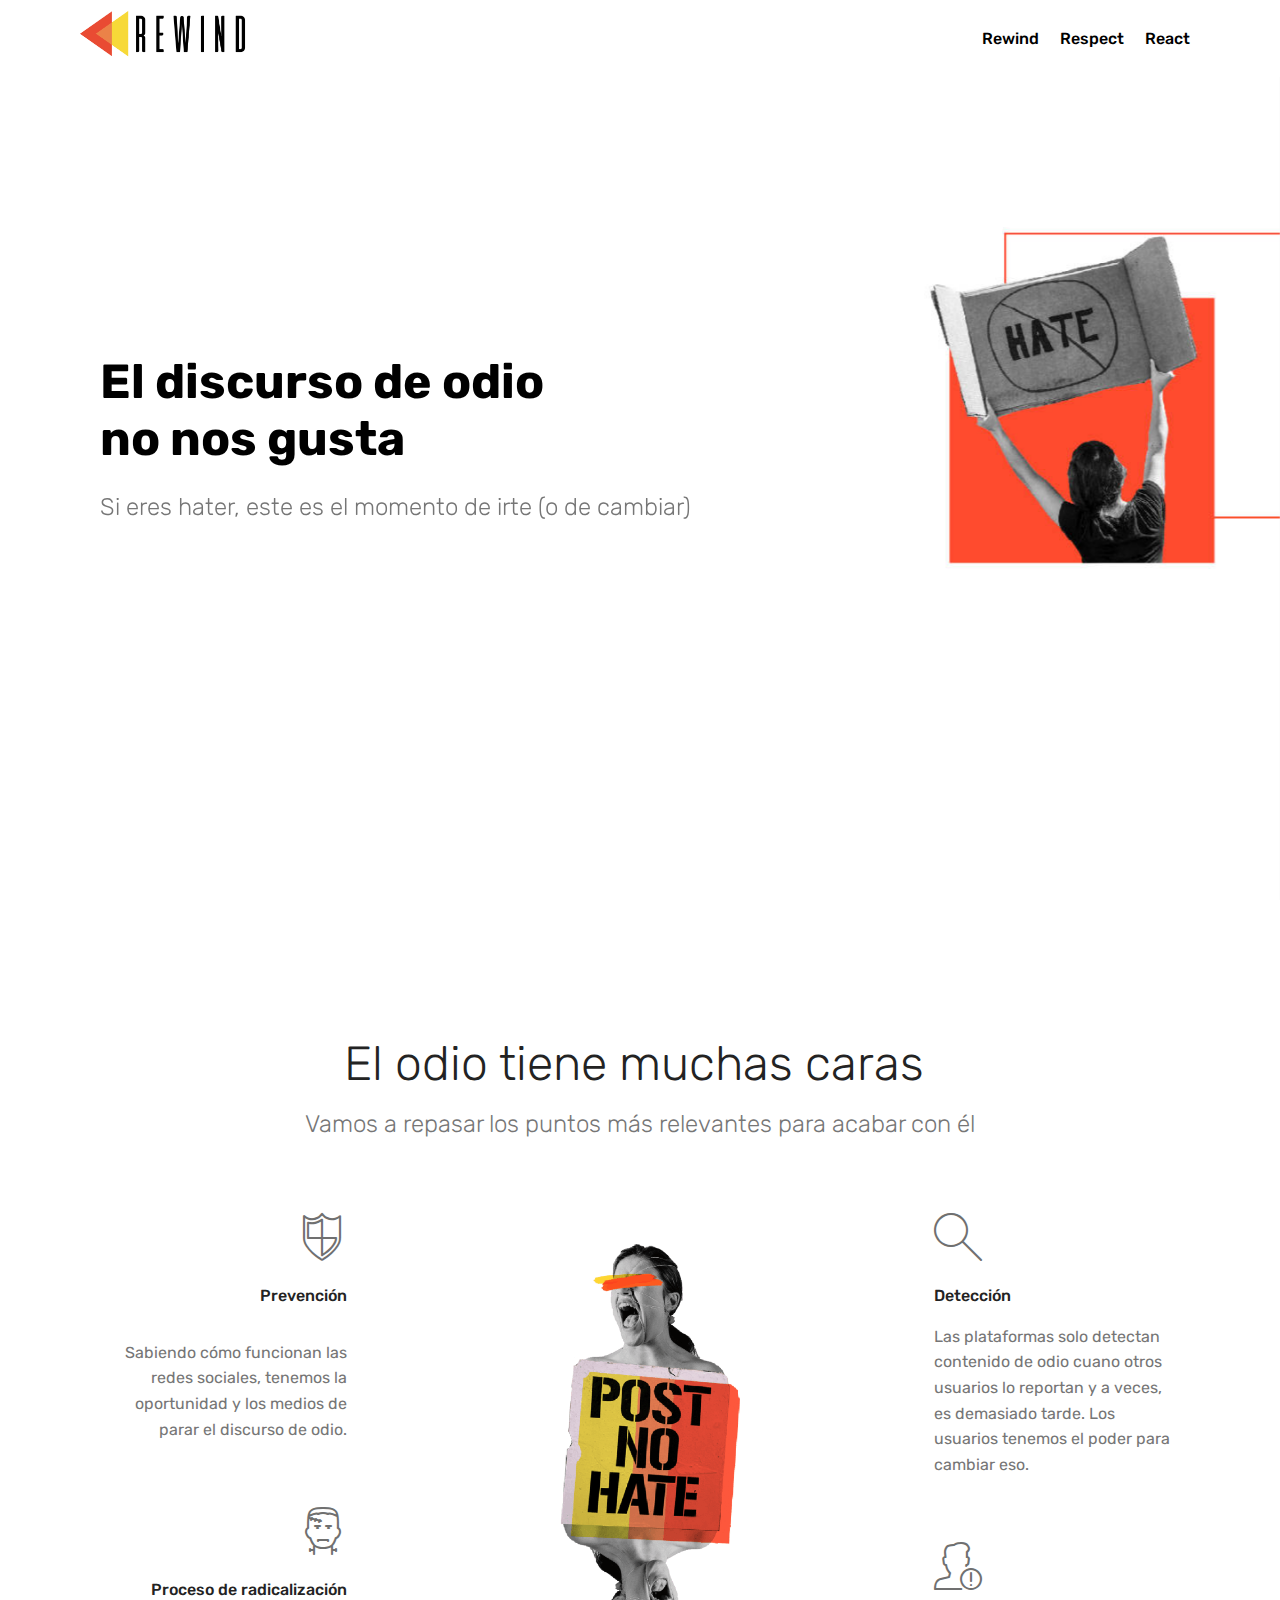
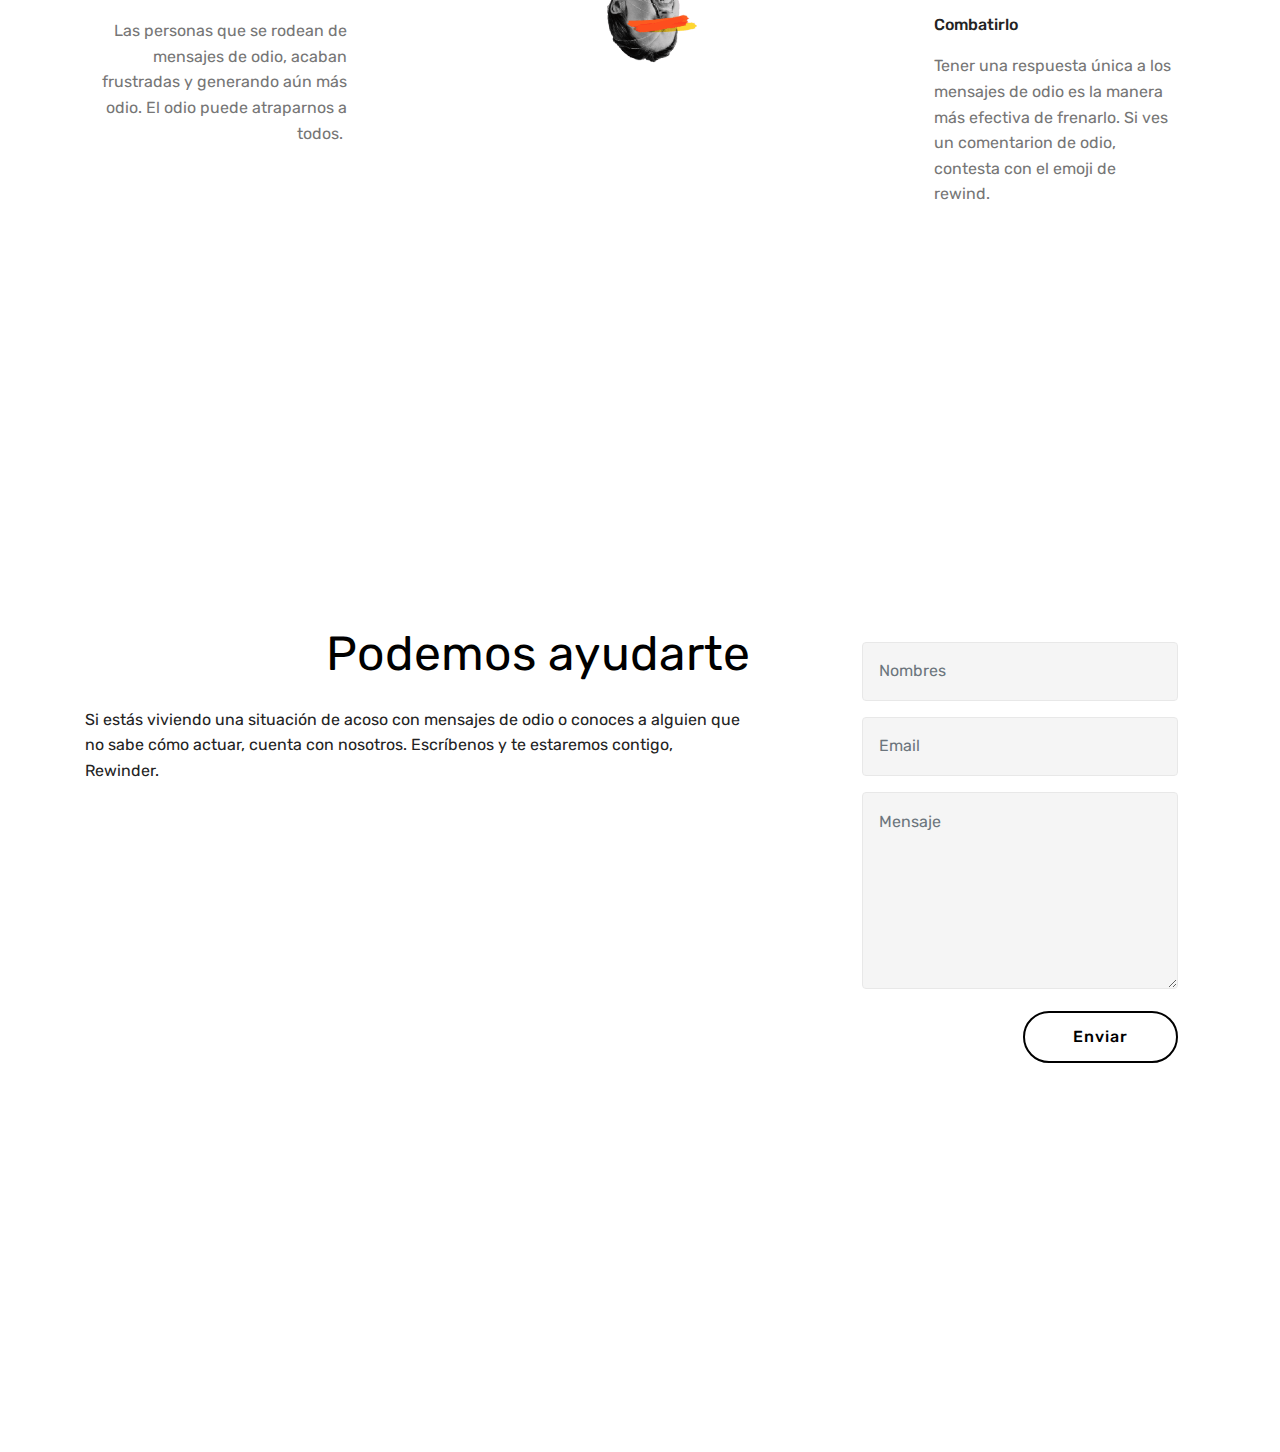
<file: page4.html>
<!DOCTYPE html>
<html >
<head>
  <!-- Site made with Mobirise Website Builder v4.8.10, https://mobirise.com -->
  <meta charset="UTF-8">
  <meta http-equiv="X-UA-Compatible" content="IE=edge">
  <meta name="generator" content="Mobirise v4.8.10, mobirise.com">
  <meta name="viewport" content="width=device-width, initial-scale=1, minimum-scale=1">
  <link rel="shortcut icon" href="assets/images/logo-bueno-bueno-338x121.png" type="image/x-icon">
  <meta name="description" content="Web Page Creator Description">
  <title>Respect</title>
  <link rel="stylesheet" href="assets/icon54-v4/style.css">
  <link rel="stylesheet" href="assets/web/assets/mobirise-icons/mobirise-icons.css">
  <link rel="stylesheet" href="assets/tether/tether.min.css">
  <link rel="stylesheet" href="assets/bootstrap/css/bootstrap.min.css">
  <link rel="stylesheet" href="assets/bootstrap/css/bootstrap-grid.min.css">
  <link rel="stylesheet" href="assets/bootstrap/css/bootstrap-reboot.min.css">
  <link rel="stylesheet" href="assets/dropdown/css/style.css">
  <link rel="stylesheet" href="assets/socicon/css/styles.css">
  <link rel="stylesheet" href="assets/theme/css/style.css">
  <link rel="stylesheet" href="assets/mobirise/css/mbr-additional.css" type="text/css">
  
  
  

</head>
<body>
  <section class="menu cid-rIzrLKDk6s" once="menu" id="menu2-24">

    

    <nav class="navbar navbar-expand beta-menu navbar-dropdown align-items-center navbar-fixed-top navbar-toggleable-sm">
        <button class="navbar-toggler navbar-toggler-right" type="button" data-toggle="collapse" data-target="#navbarSupportedContent" aria-controls="navbarSupportedContent" aria-expanded="false" aria-label="Toggle navigation">
            <div class="hamburger">
                <span></span>
                <span></span>
                <span></span>
                <span></span>
            </div>
        </button>
        <div class="menu-logo">
            <div class="navbar-brand">
                <span class="navbar-logo">
                    <a href="index.html#image2-1i">
                        <img src="assets/images/logo-bueno-bueno-338x121.png" alt="Mobirise" title="" style="height: 3.8rem;">
                    </a>
                </span>
                
            </div>
        </div>
        <div class="collapse navbar-collapse" id="navbarSupportedContent">
            <ul class="navbar-nav nav-dropdown nav-right" data-app-modern-menu="true"><li class="nav-item">
                    <a class="nav-link link text-black display-4" href="page3.html#header10-1p">
                        Rewind</a>
                </li>
                <li class="nav-item">
                    <a class="nav-link link text-black display-4" href="page4.html#header9-26">
                        Respect</a>
                </li><li class="nav-item"><a class="nav-link link text-black display-4" href="page5.html#header9-29">
                        React</a></li></ul>
            
        </div>
    </nav>
</section>

<section class="engine"><a href="https://mobirise.info/w">free html5 templates</a></section><section class="header9 cid-rIzThZSG1f mbr-fullscreen mbr-parallax-background" id="header9-26">

    

    

    <div class="container">
        <div class="media-container-column mbr-white col-md-8">
            <h1 class="mbr-section-title align-left mbr-bold pb-3 mbr-fonts-style display-2">El discurso de odio <br>no nos gusta</h1>
            <h3 class="mbr-section-subtitle align-left mbr-light pb-3 mbr-fonts-style display-5"><span style="font-style: normal;">Si eres hater, este es el momento de irte (o de cambiar)</span></h3>
            
            
        </div>
    </div>

    
</section>

<section class="features12 cid-rIzTbGHcYF" id="features12-25">
    
    

    

    <div class="container">
        <h2 class="mbr-section-title pb-2 mbr-fonts-style display-2">El odio tiene muchas caras&nbsp;</h2>
        <h3 class="mbr-section-subtitle pb-3 mbr-fonts-style display-5">Vamos a repasar los puntos más relevantes para acabar con él</h3>

        <div class="media-container-row pt-5">
            <div class="block-content align-right">
                <div class="card pl-3 pr-3 pb-5">
                    <div class="mbr-card-img-title">
                        <div class="card-img pb-3">
                             <span class="mbr-iconfont icon54-v4-protection"></span>
                        </div>
                        <div class="mbr-crt-title">
                            <h4 class="card-title py-2 mbr-crt-title mbr-fonts-style display-7"><p>Prevención</p></h4>
                        </div>
                    </div>                

                    <div class="card-box">
                        <p class="mbr-text mbr-section-text mbr-fonts-style display-7">Sabiendo cómo funcionan las redes sociales, tenemos la oportunidad y los medios de parar el discurso de odio.</p>
                    </div>
                </div>

                <div class="card pl-3 pr-3 pb-5">
                    <div class="mbr-card-img-title">
                        <div class="card-img pb-3">
                            <span class="mbr-iconfont icon54-v4-frankenstein"></span>
                        </div>
                        <div class="mbr-crt-title">
                            <h4 class="card-title py-2 mbr-crt-title mbr-fonts-style display-7">Proceso de radicalización</h4>
                        </div>
                    </div>
                    <div class="card-box">
                        <p class="mbr-text mbr-section-text mbr-fonts-style display-7">Las personas que se rodean de mensajes de odio, acaban frustradas y generando aún más odio. El odio puede atraparnos a todos.&nbsp;</p>
                    </div>
                </div>
            </div>

            <div class="mbr-figure" style="width: 50%;">
                <img src="assets/images/odio-collage-982x982.png" alt="Mobirise" title="">
            </div>

            <div class="block-content align-left  ">
                <div class="card pl-3 pr-3 pb-5">
                    <div class="mbr-card-img-title">
                        <div class="card-img pb-3">
                             <span class="mbr-iconfont icon54-v4-search"></span>
                        </div>
                        <div class="mbr-crt-title">
                            <h4 class="card-title py-2 mbr-crt-title mbr-fonts-style display-7">Detección</h4>
                        </div>
                    </div>                

                    <div class="card-box">
                        <p class="mbr-text mbr-section-text mbr-fonts-style display-7">Las plataformas solo detectan contenido de odio cuano otros usuarios lo reportan y a veces, es demasiado tarde. Los usuarios tenemos el poder para cambiar eso.&nbsp;</p>
                    </div>
                </div>

                <div class="card pl-3 pr-3 pb-5">
                    <div class="mbr-card-img-title">
                        <div class="card-img pb-3">
                            <span class="mbr-iconfont icon54-v4-answer"></span>
                        </div>
                        <div class="mbr-crt-title">
                            <h4 class="card-title py-2 mbr-crt-title mbr-fonts-style display-7">Combatirlo&nbsp;</h4>
                        </div>
                    </div>
                    <div class="card-box">
                        <p class="mbr-text mbr-section-text mbr-fonts-style display-7">Tener una respuesta única a los mensajes de odio es la manera más efectiva de frenarlo. Si ves un comentarion de odio, contesta con el emoji de rewind.&nbsp;</p>
                    </div>
                </div>
            </div>
        </div>
    </div>
</section>

<section class="cid-rIzZCATtiO mbr-fullscreen" id="header15-27">

    

    

    <div class="container align-right">
<div class="row">
    <div class="mbr-white col-lg-8 col-md-7 content-container">
        <h1 class="mbr-section-title mbr-bold pb-3 mbr-fonts-style display-2"><span style="font-weight: normal;">Podemos ayudarte</span></h1>
        <p class="mbr-text pb-3 mbr-fonts-style display-7">Si estás viviendo una situación de acoso con mensajes de odio o conoces a alguien que no sabe cómo actuar, cuenta con nosotros. Escríbenos y te estaremos contigo, Rewinder.</p>
    </div>
    <div class="col-lg-4 col-md-5">
    <div class="form-container">
        <div class="media-container-column" data-form-type="formoid">
            <div data-form-alert="" hidden="" class="align-center">Cuenta con nuestro apoyo, Rewinder</div>
            <form class="mbr-form" action="https://mobirise.com/" method="post" data-form-title="Mobirise Form"><input type="hidden" name="email" data-form-email="true" value="oRCucLXxCs/QWi+Rm6aodcYKVZHNTVmtOWx3M4FIz9NyVzd1HHGBiYWl3qxipC7ydDomuYao/5NL2GoWx8OLkssHAqYazpOFP0R8j+WPPlgY17nlUiulJPJbrORIT6zB">
                <div data-for="name">
                    <div class="form-group">
                        <input type="text" class="form-control px-3" name="name" data-form-field="Name" placeholder="Nombres" required="" id="name-header15-27">
                    </div>
                </div>
                <div data-for="email">
                    <div class="form-group">
                        <input type="email" class="form-control px-3" name="email" data-form-field="Email" placeholder="Email" required="" id="email-header15-27">
                    </div>
                </div>
                
                <div class="form-group" data-for="message">
                    <textarea type="text" class="form-control px-3" name="message" rows="7" placeholder="Mensaje" data-form-field="Message" id="message-header15-27"></textarea>
                </div>
                <span class="input-group-btn"><button href="" type="submit" class="btn btn-form btn-black-outline display-4">Enviar</button></span>
            </form>
        </div>
    </div>
    </div>
</div>
    </div>
    
</section>

<section once="" class="cid-rKRRPa7ZaK mbr-reveal" id="footer7-2w">

    

    

    <div class="container">
        <div class="media-container-row align-center mbr-white">
            <div class="row row-links">
                <ul class="foot-menu">
                    
                    
                    
                    
                    
                <li class="foot-menu-item mbr-fonts-style display-7"></li><li class="foot-menu-item mbr-fonts-style display-7"></li><li class="foot-menu-item mbr-fonts-style display-7"></li><li class="foot-menu-item mbr-fonts-style display-7"></li><li class="foot-menu-item mbr-fonts-style display-7"></li></ul>
            </div>
            <div class="row social-row">
                <div class="social-list align-right pb-2">
                    
                    
                    
                    
                    
                    
                <div class="soc-item">
                        <a href="https://twitter.com/OficialRewind">
                            <span class="mbr-iconfont mbr-iconfont-social socicon-twitter socicon" style="color: rgb(0, 0, 0); fill: rgb(0, 0, 0);"></span>
                        </a>
                    </div><div class="soc-item">
                        <a href="https://www.facebook.com/OficialRewind/">
                            <span class="mbr-iconfont mbr-iconfont-social socicon-facebook socicon" style="color: rgb(0, 0, 0); fill: rgb(0, 0, 0);"></span>
                        </a>
                    </div><div class="soc-item">
                        <a href="https://www.instagram.com/oficialrewind/?hl=es" target="_blank">
                            <span class="mbr-iconfont mbr-iconfont-social socicon-instagram socicon" style="color: rgb(0, 0, 0); fill: rgb(0, 0, 0);"></span>
                        </a>
                    </div><div class="soc-item">
                        <a href="https://es.linkedin.com/company/oficialrewind?src=aff-lilpar&veh=aff_src.aff-lilpar_c.partners_pkw.123201_plc.adgoal%20GmbH_pcrid.449670_learning&trk=aff_src.aff-lilpar_c.partners_pkw.123201_plc.adgoal%20GmbH_pcrid.449670_learning&clickid=3TbxLq2woxyOTg%3AwUx0Mo3EWUkny9cTVATonTs0&irgwc=1" target="_blank">
                            <span class="mbr-iconfont mbr-iconfont-social socicon-linkedin socicon" style="color: rgb(0, 0, 0); fill: rgb(0, 0, 0);"></span>
                        </a>
                    </div></div>
            </div>
            <div class="row row-copirayt">
                <p class="mbr-text mb-0 mbr-fonts-style mbr-white align-center display-7">
                    © Copyright 2017 Rewind - All Rights Reserved
                </p>
            </div>
        </div>
    </div>
</section>


  <script src="assets/web/assets/jquery/jquery.min.js"></script>
  <script src="assets/popper/popper.min.js"></script>
  <script src="assets/tether/tether.min.js"></script>
  <script src="assets/bootstrap/js/bootstrap.min.js"></script>
  <script src="assets/dropdown/js/script.min.js"></script>
  <script src="assets/touchswipe/jquery.touch-swipe.min.js"></script>
  <script src="assets/parallax/jarallax.min.js"></script>
  <script src="assets/smoothscroll/smooth-scroll.js"></script>
  <script src="assets/theme/js/script.js"></script>
  <script src="assets/formoid/formoid.min.js"></script>
  
  

</body>
</html>
</file>
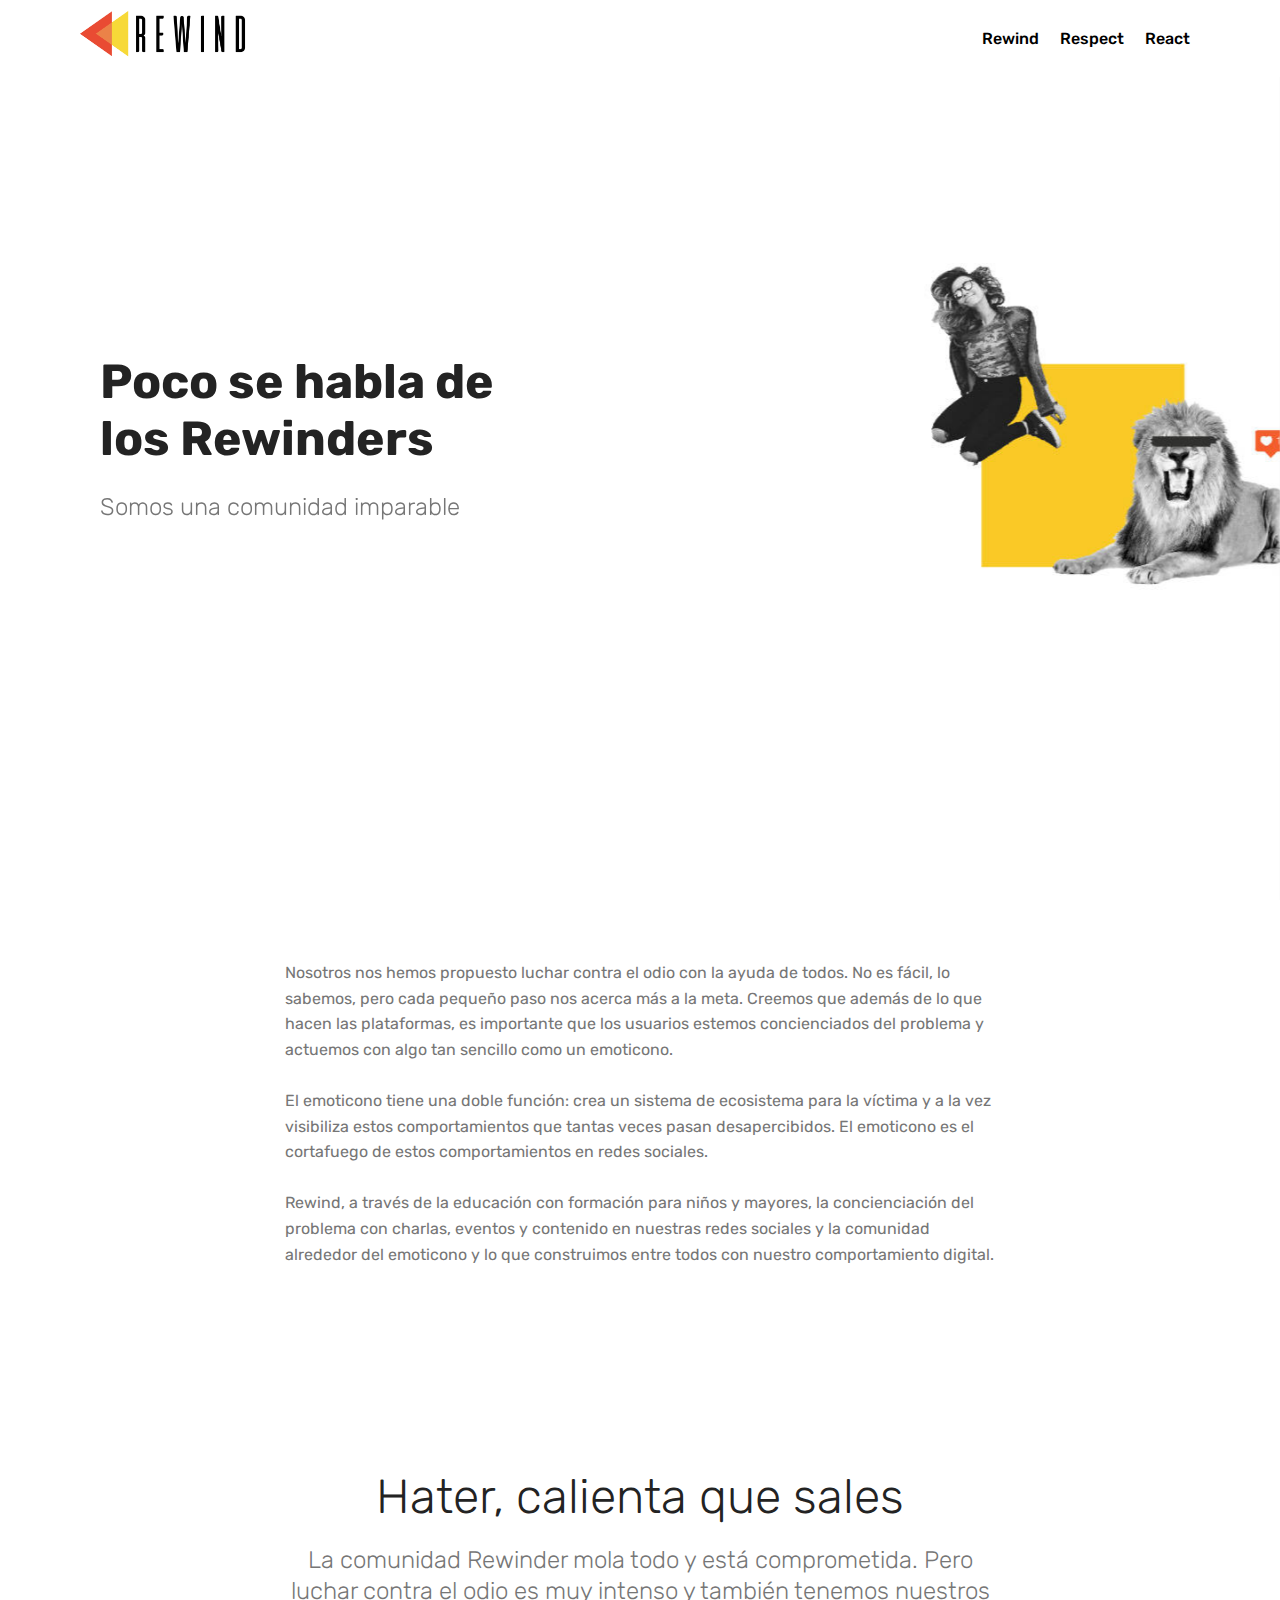
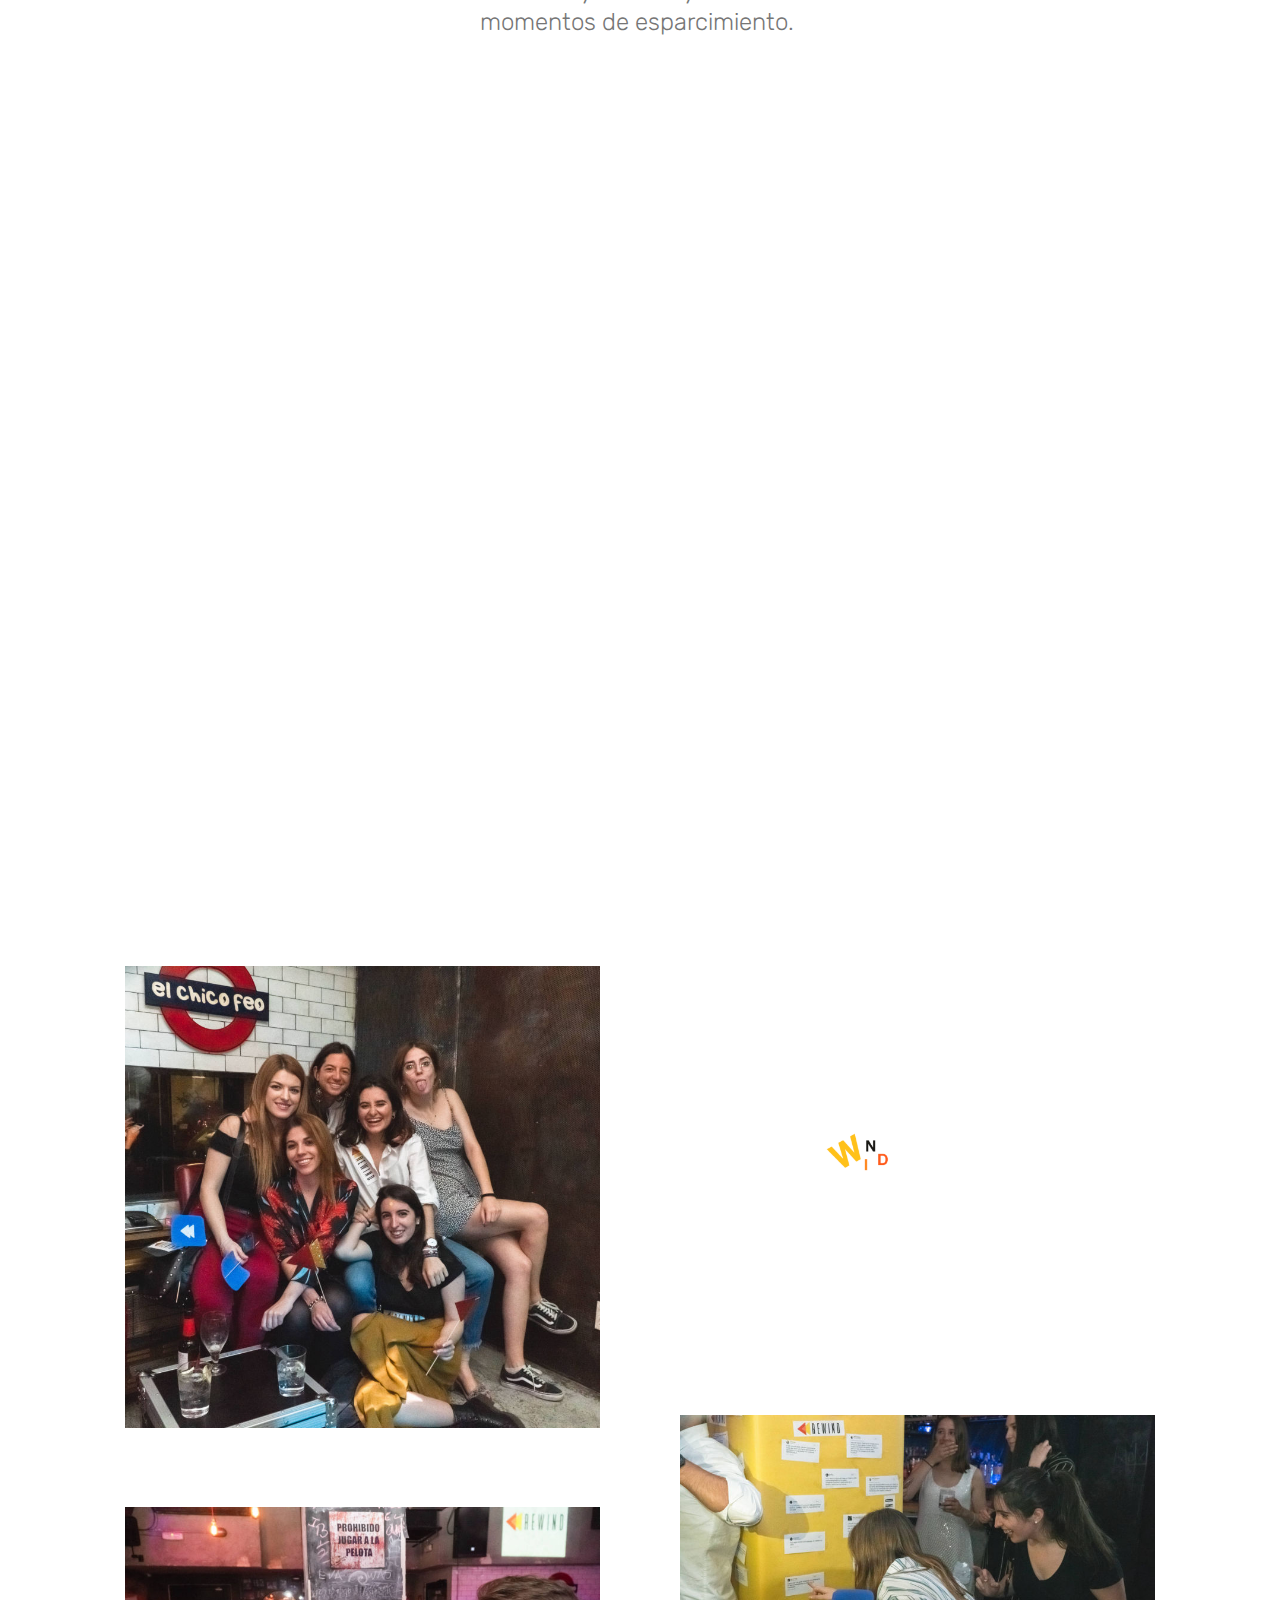
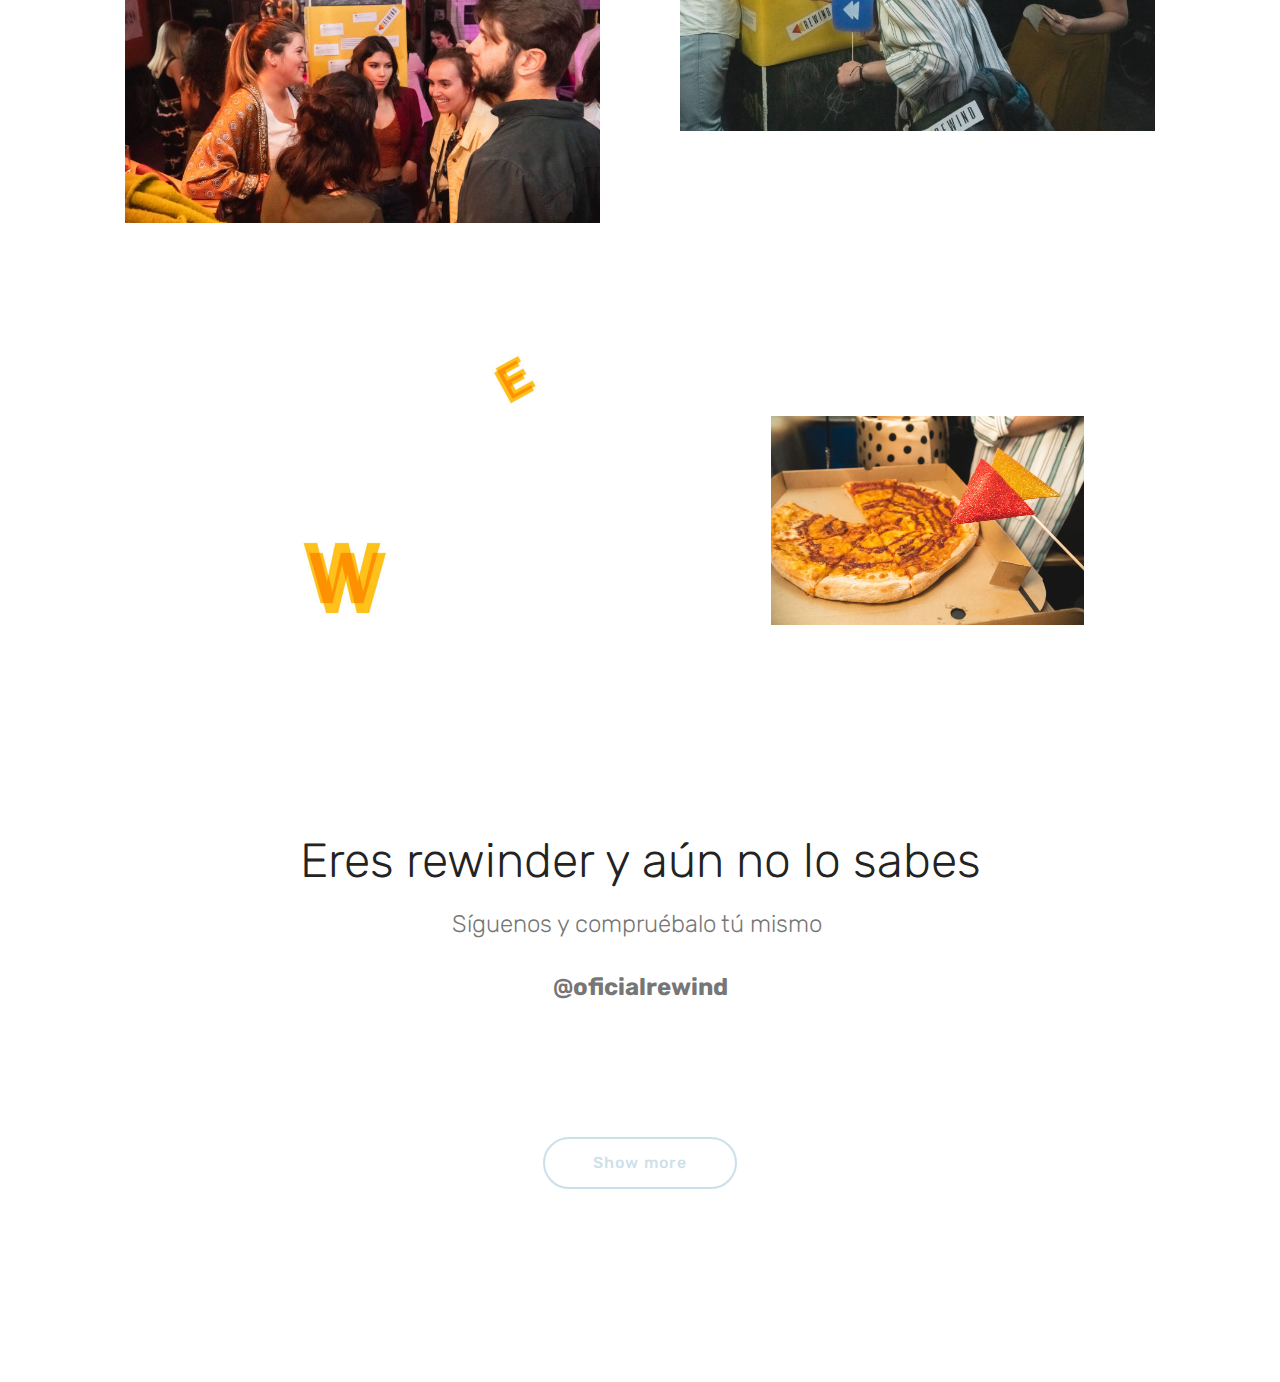
<file: page5.html>
<!DOCTYPE html>
<html >
<head>
  <!-- Site made with Mobirise Website Builder v4.8.10, https://mobirise.com -->
  <meta charset="UTF-8">
  <meta http-equiv="X-UA-Compatible" content="IE=edge">
  <meta name="generator" content="Mobirise v4.8.10, mobirise.com">
  <meta name="viewport" content="width=device-width, initial-scale=1, minimum-scale=1">
  <link rel="shortcut icon" href="assets/images/logo-bueno-bueno-338x121.png" type="image/x-icon">
  <meta name="description" content="Web Site Creator Description">
  <title>React</title>
  <link rel="stylesheet" href="assets/icon54-v4/style.css">
  <link rel="stylesheet" href="assets/web/assets/mobirise-icons/mobirise-icons.css">
  <link rel="stylesheet" href="assets/tether/tether.min.css">
  <link rel="stylesheet" href="assets/bootstrap/css/bootstrap.min.css">
  <link rel="stylesheet" href="assets/bootstrap/css/bootstrap-grid.min.css">
  <link rel="stylesheet" href="assets/bootstrap/css/bootstrap-reboot.min.css">
  <link rel="stylesheet" href="assets/dropdown/css/style.css">
  <link rel="stylesheet" href="assets/socicon/css/styles.css">
  <link rel="stylesheet" href="assets/style.css">
  <link rel="stylesheet" href="assets/slick.css">
  <link rel="stylesheet" href="assets/theme/css/style.css">
  <link rel="stylesheet" href="assets/gallery/style.css">
  <link rel="stylesheet" href="assets/mobirise/css/mbr-additional.css" type="text/css">
  
  
  

</head>
<body>
  <section class="menu cid-rIzrLKDk6s" once="menu" id="menu2-28">

    

    <nav class="navbar navbar-expand beta-menu navbar-dropdown align-items-center navbar-fixed-top navbar-toggleable-sm">
        <button class="navbar-toggler navbar-toggler-right" type="button" data-toggle="collapse" data-target="#navbarSupportedContent" aria-controls="navbarSupportedContent" aria-expanded="false" aria-label="Toggle navigation">
            <div class="hamburger">
                <span></span>
                <span></span>
                <span></span>
                <span></span>
            </div>
        </button>
        <div class="menu-logo">
            <div class="navbar-brand">
                <span class="navbar-logo">
                    <a href="index.html#image2-1i">
                        <img src="assets/images/logo-bueno-bueno-338x121.png" alt="Mobirise" title="" style="height: 3.8rem;">
                    </a>
                </span>
                
            </div>
        </div>
        <div class="collapse navbar-collapse" id="navbarSupportedContent">
            <ul class="navbar-nav nav-dropdown nav-right" data-app-modern-menu="true"><li class="nav-item">
                    <a class="nav-link link text-black display-4" href="page3.html#header10-1p">
                        Rewind</a>
                </li>
                <li class="nav-item">
                    <a class="nav-link link text-black display-4" href="page4.html#header9-26">
                        Respect</a>
                </li><li class="nav-item"><a class="nav-link link text-black display-4" href="page5.html#header9-29">
                        React</a></li></ul>
            
        </div>
    </nav>
</section>

<section class="engine"><a href="https://mobirise.info/o">portfolio website templates</a></section><section class="header9 cid-rIA13VkPqd mbr-fullscreen mbr-parallax-background" id="header9-29">

    

    

    <div class="container">
        <div class="media-container-column mbr-white col-md-8">
            <h1 class="mbr-section-title align-left mbr-bold pb-3 mbr-fonts-style display-2">Poco se habla de <br>los Rewinders</h1>
            <h3 class="mbr-section-subtitle align-left mbr-light pb-3 mbr-fonts-style display-5"><span style="font-style: normal;">Somos una comunidad imparable</span></h3>
            
            
        </div>
    </div>

    
</section>

<section class="mbr-section article content1 cid-rIA1urzQjk" id="content1-2a">
    
     

    <div class="container">
        <div class="media-container-row">
            <div class="mbr-text col-12 col-md-8 mbr-fonts-style display-7">Nosotros nos hemos propuesto luchar contra el odio con la ayuda de todos. No es fácil, lo sabemos, pero cada pequeño paso nos acerca más a la meta. Creemos que además de lo que hacen las plataformas, es importante que los usuarios estemos concienciados del problema y actuemos con algo tan sencillo como un emoticono.<div><br></div><div>El emoticono tiene una doble función: crea un sistema de ecosistema para la víctima y a la vez visibiliza estos comportamientos que tantas veces pasan desapercibidos. El emoticono es el cortafuego de estos comportamientos en redes sociales.</div><div><br></div><div>Rewind, a través de la educación con formación para niños y mayores, la concienciación del problema con charlas, eventos y contenido en nuestras redes sociales y la comunidad alrededor del emoticono y lo que construimos entre todos con nuestro comportamiento digital.</div><div><strong><br></strong></div></div>
        </div>
    </div>
</section>

<section class="mbr-section content4 cid-rKXrcSzyWu" id="content4-39">

    

    <div class="container">
        <div class="media-container-row">
            <div class="title col-12 col-md-8">
                <h2 class="align-center pb-3 mbr-fonts-style display-2">Hater, calienta que sales</h2>
                <h3 class="mbr-section-subtitle align-center mbr-light mbr-fonts-style display-5">La comunidad Rewinder mola todo y está comprometida. Pero luchar contra el odio es muy intenso y también tenemos nuestros momentos de esparcimiento.&nbsp;<div><br></div><div><br></div><div><br></div></h3>
                
            </div>
        </div>
    </div>
</section>

<section class="cid-rKXpiQs8Sl" id="video3-36">

    
    
    <figure class="mbr-figure align-center container">
        <div class="video-block" style="width: 80%;">
            <div><iframe class="mbr-embedded-video" src="https://www.youtube.com/embed/sOCk93O3A-o?rel=0&amp;amp;showinfo=0&amp;autoplay=1&amp;loop=1&amp;playlist=sOCk93O3A-o" width="800" height="600" frameborder="0" allowfullscreen></iframe></div>
        </div>
    </figure>
</section>

<section class="mbr-gallery mbr-slider-carousel cid-rKXpcCGfwl" id="gallery3-35">

    

    <div class="container">
        <div><!-- Filter --><!-- Gallery --><div class="mbr-gallery-row"><div class="mbr-gallery-layout-default"><div><div><div class="mbr-gallery-item mbr-gallery-item--p5" data-video-url="false" data-tags="Increíble"><div href="#lb-gallery3-35" data-slide-to="0" data-toggle="modal"><img src="assets/images/fiestarewinder5-2000x1946-800x778.jpg" alt="" title=""><span class="icon-focus"></span></div></div><div class="mbr-gallery-item mbr-gallery-item--p5" data-video-url="false" data-tags="Responsive"><div href="#lb-gallery3-35" data-slide-to="1" data-toggle="modal"><img src="assets/images/wind-1370x1067-800x623.png" alt="" title=""><span class="icon-focus"></span></div></div><div class="mbr-gallery-item mbr-gallery-item--p5" data-video-url="false" data-tags="Creativa"><div href="#lb-gallery3-35" data-slide-to="2" data-toggle="modal"><img src="assets/images/fiestarewinder2-2000x1333-800x533.jpg" alt="" title=""><span class="icon-focus"></span></div></div><div class="mbr-gallery-item mbr-gallery-item--p5" data-video-url="false" data-tags="Animada"><div href="#lb-gallery3-35" data-slide-to="3" data-toggle="modal"><img src="assets/images/fiestarewinder6-2000x1333-800x533.jpg" alt="" title=""><span class="icon-focus"></span></div></div></div></div><div class="clearfix"></div></div></div><!-- Lightbox --><div data-app-prevent-settings="" class="mbr-slider modal fade carousel slide" tabindex="-1" data-keyboard="true" data-interval="false" id="lb-gallery3-35"><div class="modal-dialog"><div class="modal-content"><div class="modal-body"><div class="carousel-inner"><div class="carousel-item"><img src="assets/images/fiestarewinder5-2000x1946.jpg" alt="" title=""></div><div class="carousel-item active"><img src="assets/images/wind-1370x1067.png" alt="" title=""></div><div class="carousel-item"><img src="assets/images/fiestarewinder2-2000x1333.jpg" alt="" title=""></div><div class="carousel-item"><img src="assets/images/fiestarewinder6-2000x1333.jpg" alt="" title=""></div></div><a class="carousel-control carousel-control-prev" role="button" data-slide="prev" href="#lb-gallery3-35"><span class="mbri-left mbr-iconfont" aria-hidden="true"></span><span class="sr-only">Previous</span></a><a class="carousel-control carousel-control-next" role="button" data-slide="next" href="#lb-gallery3-35"><span class="mbri-right mbr-iconfont" aria-hidden="true"></span><span class="sr-only">Next</span></a><a class="close" href="#" role="button" data-dismiss="modal"><span class="sr-only">Close</span></a></div></div></div></div></div>
    </div>

</section>

<section class="cid-rKXqRvrvP6" id="image4-38">
    <!-- Block parameters controls (Blue "Gear" panel) -->
    
    <!-- End block parameters -->
    <div class="container images-container">
            <div class="media-container-row" style="width: 80%;">
                <div class="img-item item1" style="width: 177%;">
                    <img src="assets/images/cuartela-formacion2-1086x846.jpg" alt="" title="">
                    
                </div>
                <div class="img-item">
                    <img src="assets/images/fiestarewinder1-626x417.jpg" alt="" title="">
                    
                </div>
            </div>
    </div>
</section>

<section class="mbr-section content4 cid-rKXrpY54v8" id="content4-3a">

    

    <div class="container">
        <div class="media-container-row">
            <div class="title col-12 col-md-8">
                <h2 class="align-center pb-3 mbr-fonts-style display-2">
                    Eres rewinder y aún no lo sabes</h2>
                <h3 class="mbr-section-subtitle align-center mbr-light mbr-fonts-style display-5">Síguenos y compruébalo tú mismo&nbsp;<br><br><strong>@oficialrewind</strong></h3>
                
            </div>
        </div>
    </div>
</section>

<section class="mbr-instagram-feed" data-rows="2" data-per-row-slider="" data-spacing="5" data-full-width="" data-token="4782922523.727bfe1.214c8826e45041088110b2a0d1ca8d37" data-per-row-grid="3" id="instagram-feed-block-3f" data-rv-view="131" style="background-color: rgb(255, 255, 255); padding-top: 40px; padding-bottom: 40px;">
    
    <div class="container container_toggle">
        <div class="row">
            <div class="col">
                <div class="inst">
                    
                    <div class="inst__content"></div>
                    <div class="inst__more mbr-section-btn align-center" buttons="0"><a class="btn btn-md display-4 btn-success-outline" href="#" data-max-id="2170685548040780734_4782922523">Show more</a></div>
                </div>
            </div>
        </div>
    </div>
</section>

<section once="" class="cid-rKRQUraeOA mbr-reveal" id="footer7-2u">

    

    

    <div class="container">
        <div class="media-container-row align-center mbr-white">
            <div class="row row-links">
                <ul class="foot-menu">
                    
                    
                    
                    
                    
                <li class="foot-menu-item mbr-fonts-style display-7"></li><li class="foot-menu-item mbr-fonts-style display-7"></li><li class="foot-menu-item mbr-fonts-style display-7"></li><li class="foot-menu-item mbr-fonts-style display-7"></li><li class="foot-menu-item mbr-fonts-style display-7"></li></ul>
            </div>
            <div class="row social-row">
                <div class="social-list align-right pb-2">
                    
                    
                    
                    
                    
                    
                <div class="soc-item">
                        <a href="https://twitter.com/OficialRewind">
                            <span class="mbr-iconfont mbr-iconfont-social socicon-twitter socicon" style="color: rgb(0, 0, 0); fill: rgb(0, 0, 0);"></span>
                        </a>
                    </div><div class="soc-item">
                        <a href="https://www.facebook.com/OficialRewind/">
                            <span class="mbr-iconfont mbr-iconfont-social socicon-facebook socicon" style="color: rgb(0, 0, 0); fill: rgb(0, 0, 0);"></span>
                        </a>
                    </div><div class="soc-item">
                        <a href="https://www.instagram.com/oficialrewind/?hl=es" target="_blank">
                            <span class="mbr-iconfont mbr-iconfont-social socicon-instagram socicon" style="color: rgb(0, 0, 0); fill: rgb(0, 0, 0);"></span>
                        </a>
                    </div><div class="soc-item">
                        <a href="https://es.linkedin.com/company/oficialrewind?src=aff-lilpar&veh=aff_src.aff-lilpar_c.partners_pkw.123201_plc.adgoal%20GmbH_pcrid.449670_learning&trk=aff_src.aff-lilpar_c.partners_pkw.123201_plc.adgoal%20GmbH_pcrid.449670_learning&clickid=3TbxLq2woxyOTg%3AwUx0Mo3EWUkny9cTVATonTs0&irgwc=1" target="_blank">
                            <span class="mbr-iconfont mbr-iconfont-social socicon-linkedin socicon" style="color: rgb(0, 0, 0); fill: rgb(0, 0, 0);"></span>
                        </a>
                    </div></div>
            </div>
            <div class="row row-copirayt">
                <p class="mbr-text mb-0 mbr-fonts-style mbr-white align-center display-7">
                    © Copyright 2017 Rewind - All Rights Reserved
                </p>
            </div>
        </div>
    </div>
</section>


  <script src="assets/web/assets/jquery/jquery.min.js"></script>
  <script src="assets/popper/popper.min.js"></script>
  <script src="assets/tether/tether.min.js"></script>
  <script src="assets/bootstrap/js/bootstrap.min.js"></script>
  <script src="assets/dropdown/js/script.min.js"></script>
  <script src="assets/touchswipe/jquery.touch-swipe.min.js"></script>
  <script src="assets/parallax/jarallax.min.js"></script>
  <script src="assets/bootstrapcarouselswipe/bootstrap-carousel-swipe.js"></script>
  <script src="assets/smoothscroll/smooth-scroll.js"></script>
  <script src="assets/vimeoplayer/jquery.mb.vimeo_player.js"></script>
  <script src="assets/masonry/masonry.pkgd.min.js"></script>
  <script src="assets/imagesloaded/imagesloaded.pkgd.min.js"></script>
  <script src="assets/index.js"></script>
  <script src="assets/slick.min.js"></script>
  <script src="assets/theme/js/script.js"></script>
  <script src="assets/slidervideo/script.js"></script>
  <script src="assets/gallery/player.min.js"></script>
  <script src="assets/gallery/script.js"></script>
  
  

</body>
</html>
</file>
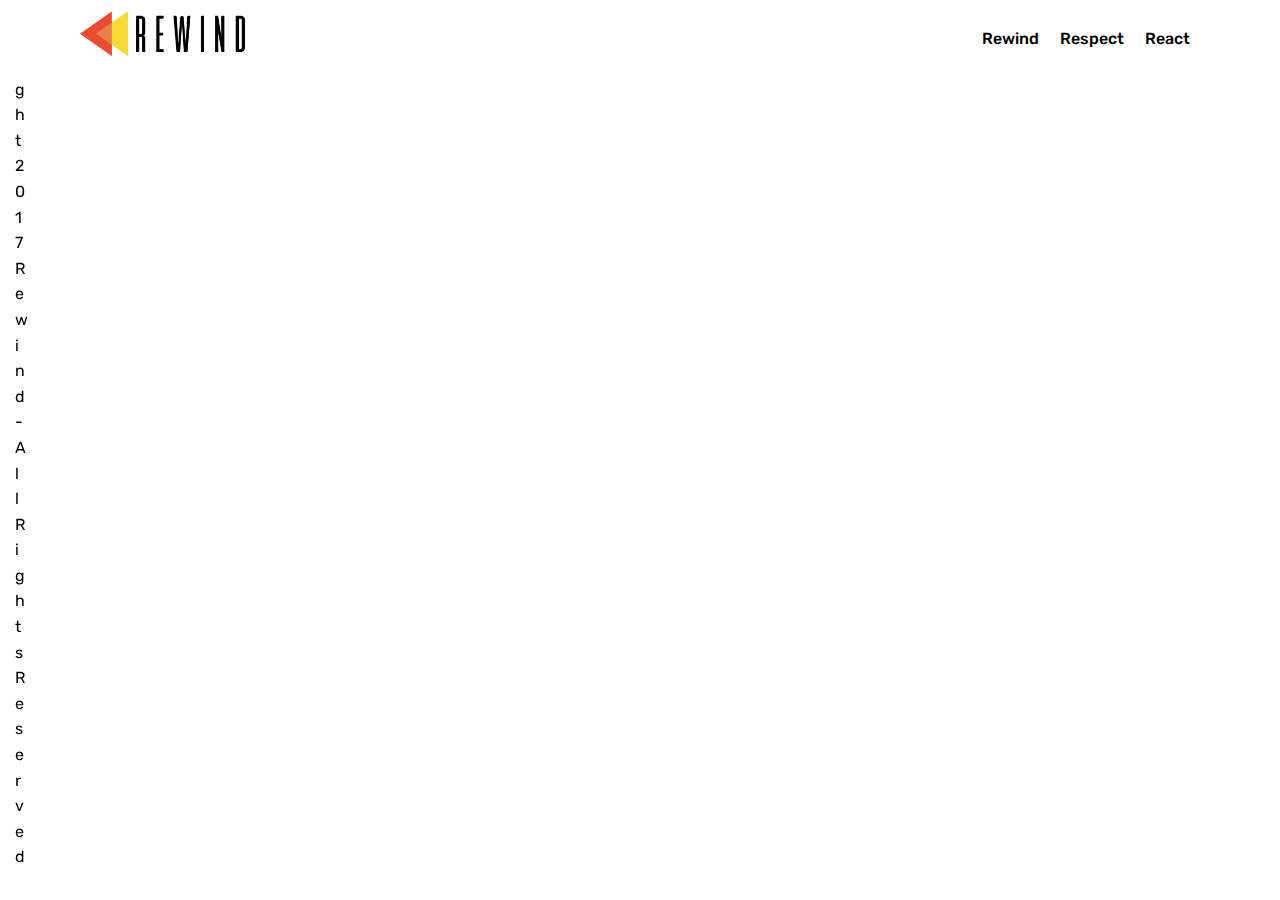
<file: page6.html>
<!DOCTYPE html>
<html >
<head>
  <!-- Site made with Mobirise Website Builder v4.8.10, https://mobirise.com -->
  <meta charset="UTF-8">
  <meta http-equiv="X-UA-Compatible" content="IE=edge">
  <meta name="generator" content="Mobirise v4.8.10, mobirise.com">
  <meta name="viewport" content="width=device-width, initial-scale=1, minimum-scale=1">
  <link rel="shortcut icon" href="assets/images/logo-bueno-bueno-338x121.png" type="image/x-icon">
  <meta name="description" content="Web Page Generator Description">
  <title>Page 6</title>
  <link rel="stylesheet" href="assets/icon54-v4/style.css">
  <link rel="stylesheet" href="assets/tether/tether.min.css">
  <link rel="stylesheet" href="assets/bootstrap/css/bootstrap.min.css">
  <link rel="stylesheet" href="assets/bootstrap/css/bootstrap-grid.min.css">
  <link rel="stylesheet" href="assets/bootstrap/css/bootstrap-reboot.min.css">
  <link rel="stylesheet" href="assets/dropdown/css/style.css">
  <link rel="stylesheet" href="assets/socicon/css/styles.css">
  <link rel="stylesheet" href="assets/theme/css/style.css">
  <link rel="stylesheet" href="assets/mobirise/css/mbr-additional.css" type="text/css">
  
  
  

</head>
<body>
  <section class="menu cid-rIzrLKDk6s" once="menu" id="menu2-31">

    

    <nav class="navbar navbar-expand beta-menu navbar-dropdown align-items-center navbar-fixed-top navbar-toggleable-sm">
        <button class="navbar-toggler navbar-toggler-right" type="button" data-toggle="collapse" data-target="#navbarSupportedContent" aria-controls="navbarSupportedContent" aria-expanded="false" aria-label="Toggle navigation">
            <div class="hamburger">
                <span></span>
                <span></span>
                <span></span>
                <span></span>
            </div>
        </button>
        <div class="menu-logo">
            <div class="navbar-brand">
                <span class="navbar-logo">
                    <a href="index.html#image2-1i">
                        <img src="assets/images/logo-bueno-bueno-338x121.png" alt="Mobirise" title="" style="height: 3.8rem;">
                    </a>
                </span>
                
            </div>
        </div>
        <div class="collapse navbar-collapse" id="navbarSupportedContent">
            <ul class="navbar-nav nav-dropdown nav-right" data-app-modern-menu="true"><li class="nav-item">
                    <a class="nav-link link text-black display-4" href="page3.html#header10-1p">
                        Rewind</a>
                </li>
                <li class="nav-item">
                    <a class="nav-link link text-black display-4" href="page4.html#header9-26">
                        Respect</a>
                </li><li class="nav-item"><a class="nav-link link text-black display-4" href="page5.html#header9-29">
                        React</a></li></ul>
            
        </div>
    </nav>
</section>

<section class="engine"><a href="https://mobirise.info/w">free html5 templates</a></section><section once="" class="cid-rKRQUraeOA mbr-reveal" id="footer7-32">

    

    

    <div class="container">
        <div class="media-container-row align-center mbr-white">
            <div class="row row-links">
                <ul class="foot-menu">
                    
                    
                    
                    
                    
                <li class="foot-menu-item mbr-fonts-style display-7"></li><li class="foot-menu-item mbr-fonts-style display-7"></li><li class="foot-menu-item mbr-fonts-style display-7"></li><li class="foot-menu-item mbr-fonts-style display-7"></li><li class="foot-menu-item mbr-fonts-style display-7"></li></ul>
            </div>
            <div class="row social-row">
                <div class="social-list align-right pb-2">
                    
                    
                    
                    
                    
                    
                <div class="soc-item">
                        <a href="https://twitter.com/OficialRewind">
                            <span class="mbr-iconfont mbr-iconfont-social socicon-twitter socicon" style="color: rgb(0, 0, 0); fill: rgb(0, 0, 0);"></span>
                        </a>
                    </div><div class="soc-item">
                        <a href="https://www.facebook.com/OficialRewind/">
                            <span class="mbr-iconfont mbr-iconfont-social socicon-facebook socicon" style="color: rgb(0, 0, 0); fill: rgb(0, 0, 0);"></span>
                        </a>
                    </div><div class="soc-item">
                        <a href="https://www.instagram.com/oficialrewind/?hl=es" target="_blank">
                            <span class="mbr-iconfont mbr-iconfont-social socicon-instagram socicon" style="color: rgb(0, 0, 0); fill: rgb(0, 0, 0);"></span>
                        </a>
                    </div><div class="soc-item">
                        <a href="https://es.linkedin.com/company/oficialrewind?src=aff-lilpar&veh=aff_src.aff-lilpar_c.partners_pkw.123201_plc.adgoal%20GmbH_pcrid.449670_learning&trk=aff_src.aff-lilpar_c.partners_pkw.123201_plc.adgoal%20GmbH_pcrid.449670_learning&clickid=3TbxLq2woxyOTg%3AwUx0Mo3EWUkny9cTVATonTs0&irgwc=1" target="_blank">
                            <span class="mbr-iconfont mbr-iconfont-social socicon-linkedin socicon" style="color: rgb(0, 0, 0); fill: rgb(0, 0, 0);"></span>
                        </a>
                    </div></div>
            </div>
            <div class="row row-copirayt">
                <p class="mbr-text mb-0 mbr-fonts-style mbr-white align-center display-7">
                    © Copyright 2017 Rewind - All Rights Reserved
                </p>
            </div>
        </div>
    </div>
</section>


  <script src="assets/web/assets/jquery/jquery.min.js"></script>
  <script src="assets/popper/popper.min.js"></script>
  <script src="assets/tether/tether.min.js"></script>
  <script src="assets/bootstrap/js/bootstrap.min.js"></script>
  <script src="assets/smoothscroll/smooth-scroll.js"></script>
  <script src="assets/dropdown/js/script.min.js"></script>
  <script src="assets/touchswipe/jquery.touch-swipe.min.js"></script>
  <script src="assets/theme/js/script.js"></script>
  
  

</body>
</html>
</file>
<file: assets/web/assets/mobirise-icons/mobirise-icons.css>
@font-face {
  font-family: 'MobiriseIcons';
  src:  url('mobirise-icons.eot?spat4u');
  src:  url('mobirise-icons.eot?spat4u#iefix') format('embedded-opentype'),
    url('mobirise-icons.ttf?spat4u') format('truetype'),
    url('mobirise-icons.woff?spat4u') format('woff'),
    url('mobirise-icons.svg?spat4u#MobiriseIcons') format('svg');
  font-weight: normal;
  font-style: normal;
}

[class^="mbri-"], [class*=" mbri-"] {
  /* use !important to prevent issues with browser extensions that change fonts */
  font-family: MobiriseIcons !important;
  speak: none;
  font-style: normal;
  font-weight: normal;
  font-variant: normal;
  text-transform: none;
  line-height: 1;

  /* Better Font Rendering =========== */
  -webkit-font-smoothing: antialiased;
  -moz-osx-font-smoothing: grayscale;
}

.mbri-add-submenu:before {
  content: "\e900";
}
.mbri-alert:before {
  content: "\e901";
}
.mbri-align-center:before {
  content: "\e902";
}
.mbri-align-justify:before {
  content: "\e903";
}
.mbri-align-left:before {
  content: "\e904";
}
.mbri-align-right:before {
  content: "\e905";
}
.mbri-android:before {
  content: "\e906";
}
.mbri-apple:before {
  content: "\e907";
}
.mbri-arrow-down:before {
  content: "\e908";
}
.mbri-arrow-next:before {
  content: "\e909";
}
.mbri-arrow-prev:before {
  content: "\e90a";
}
.mbri-arrow-up:before {
  content: "\e90b";
}
.mbri-bold:before {
  content: "\e90c";
}
.mbri-bookmark:before {
  content: "\e90d";
}
.mbri-bootstrap:before {
  content: "\e90e";
}
.mbri-briefcase:before {
  content: "\e90f";
}
.mbri-browse:before {
  content: "\e910";
}
.mbri-bulleted-list:before {
  content: "\e911";
}
.mbri-calendar:before {
  content: "\e912";
}
.mbri-camera:before {
  content: "\e913";
}
.mbri-cart-add:before {
  content: "\e914";
}
.mbri-cart-full:before {
  content: "\e915";
}
.mbri-cash:before {
  content: "\e916";
}
.mbri-change-style:before {
  content: "\e917";
}
.mbri-chat:before {
  content: "\e918";
}
.mbri-clock:before {
  content: "\e919";
}
.mbri-close:before {
  content: "\e91a";
}
.mbri-cloud:before {
  content: "\e91b";
}
.mbri-code:before {
  content: "\e91c";
}
.mbri-contact-form:before {
  content: "\e91d";
}
.mbri-credit-card:before {
  content: "\e91e";
}
.mbri-cursor-click:before {
  content: "\e91f";
}
.mbri-cust-feedback:before {
  content: "\e920";
}
.mbri-database:before {
  content: "\e921";
}
.mbri-delivery:before {
  content: "\e922";
}
.mbri-desktop:before {
  content: "\e923";
}
.mbri-devices:before {
  content: "\e924";
}
.mbri-down:before {
  content: "\e925";
}
.mbri-download:before {
  content: "\e989";
}
.mbri-drag-n-drop:before {
  content: "\e927";
}
.mbri-drag-n-drop2:before {
  content: "\e928";
}
.mbri-edit:before {
  content: "\e929";
}
.mbri-edit2:before {
  content: "\e92a";
}
.mbri-error:before {
  content: "\e92b";
}
.mbri-extension:before {
  content: "\e92c";
}
.mbri-features:before {
  content: "\e92d";
}
.mbri-file:before {
  content: "\e92e";
}
.mbri-flag:before {
  content: "\e92f";
}
.mbri-folder:before {
  content: "\e930";
}
.mbri-gift:before {
  content: "\e931";
}
.mbri-github:before {
  content: "\e932";
}
.mbri-globe:before {
  content: "\e933";
}
.mbri-globe-2:before {
  content: "\e934";
}
.mbri-growing-chart:before {
  content: "\e935";
}
.mbri-hearth:before {
  content: "\e936";
}
.mbri-help:before {
  content: "\e937";
}
.mbri-home:before {
  content: "\e938";
}
.mbri-hot-cup:before {
  content: "\e939";
}
.mbri-idea:before {
  content: "\e93a";
}
.mbri-image-gallery:before {
  content: "\e93b";
}
.mbri-image-slider:before {
  content: "\e93c";
}
.mbri-info:before {
  content: "\e93d";
}
.mbri-italic:before {
  content: "\e93e";
}
.mbri-key:before {
  content: "\e93f";
}
.mbri-laptop:before {
  content: "\e940";
}
.mbri-layers:before {
  content: "\e941";
}
.mbri-left-right:before {
  content: "\e942";
}
.mbri-left:before {
  content: "\e943";
}
.mbri-letter:before {
  content: "\e944";
}
.mbri-like:before {
  content: "\e945";
}
.mbri-link:before {
  content: "\e946";
}
.mbri-lock:before {
  content: "\e947";
}
.mbri-login:before {
  content: "\e948";
}
.mbri-logout:before {
  content: "\e949";
}
.mbri-magic-stick:before {
  content: "\e94a";
}
.mbri-map-pin:before {
  content: "\e94b";
}
.mbri-menu:before {
  content: "\e94c";
}
.mbri-mobile:before {
  content: "\e94d";
}
.mbri-mobile2:before {
  content: "\e94e";
}
.mbri-mobirise:before {
  content: "\e94f";
}
.mbri-more-horizontal:before {
  content: "\e950";
}
.mbri-more-vertical:before {
  content: "\e951";
}
.mbri-music:before {
  content: "\e952";
}
.mbri-new-file:before {
  content: "\e953";
}
.mbri-numbered-list:before {
  content: "\e954";
}
.mbri-opened-folder:before {
  content: "\e955";
}
.mbri-pages:before {
  content: "\e956";
}
.mbri-paper-plane:before {
  content: "\e957";
}
.mbri-paperclip:before {
  content: "\e958";
}
.mbri-photo:before {
  content: "\e959";
}
.mbri-photos:before {
  content: "\e95a";
}
.mbri-pin:before {
  content: "\e95b";
}
.mbri-play:before {
  content: "\e95c";
}
.mbri-plus:before {
  content: "\e95d";
}
.mbri-preview:before {
  content: "\e95e";
}
.mbri-print:before {
  content: "\e95f";
}
.mbri-protect:before {
  content: "\e960";
}
.mbri-question:before {
  content: "\e961";
}
.mbri-quote-left:before {
  content: "\e962";
}
.mbri-quote-right:before {
  content: "\e963";
}
.mbri-refresh:before {
  content: "\e964";
}
.mbri-responsive:before {
  content: "\e965";
}
.mbri-right:before {
  content: "\e966";
}
.mbri-rocket:before {
  content: "\e967";
}
.mbri-sad-face:before {
  content: "\e968";
}
.mbri-sale:before {
  content: "\e969";
}
.mbri-save:before {
  content: "\e96a";
}
.mbri-search:before {
  content: "\e96b";
}
.mbri-setting:before {
  content: "\e96c";
}
.mbri-setting2:before {
  content: "\e96d";
}
.mbri-setting3:before {
  content: "\e96e";
}
.mbri-share:before {
  content: "\e96f";
}
.mbri-shopping-bag:before {
  content: "\e970";
}
.mbri-shopping-basket:before {
  content: "\e971";
}
.mbri-shopping-cart:before {
  content: "\e972";
}
.mbri-sites:before {
  content: "\e973";
}
.mbri-smile-face:before {
  content: "\e974";
}
.mbri-speed:before {
  content: "\e975";
}
.mbri-star:before {
  content: "\e976";
}
.mbri-success:before {
  content: "\e977";
}
.mbri-sun:before {
  content: "\e978";
}
.mbri-sun2:before {
  content: "\e979";
}
.mbri-tablet:before {
  content: "\e97a";
}
.mbri-tablet-vertical:before {
  content: "\e97b";
}
.mbri-target:before {
  content: "\e97c";
}
.mbri-timer:before {
  content: "\e97d";
}
.mbri-to-ftp:before {
  content: "\e97e";
}
.mbri-to-local-drive:before {
  content: "\e97f";
}
.mbri-touch-swipe:before {
  content: "\e980";
}
.mbri-touch:before {
  content: "\e981";
}
.mbri-trash:before {
  content: "\e982";
}
.mbri-underline:before {
  content: "\e983";
}
.mbri-unlink:before {
  content: "\e984";
}
.mbri-unlock:before {
  content: "\e985";
}
.mbri-up-down:before {
  content: "\e986";
}
.mbri-up:before {
  content: "\e987";
}
.mbri-update:before {
  content: "\e988";
}
.mbri-upload:before {
 content: "\e926"; 
}
.mbri-user:before {
  content: "\e98a";
}
.mbri-user2:before {
  content: "\e98b";
}
.mbri-users:before {
  content: "\e98c";
}
.mbri-video:before {
  content: "\e98d";
}
.mbri-video-play:before {
  content: "\e98e";
}
.mbri-watch:before {
  content: "\e98f";
}
.mbri-website-theme:before {
  content: "\e990";
}
.mbri-wifi:before {
  content: "\e991";
}
.mbri-windows:before {
  content: "\e992";
}
.mbri-zoom-out:before {
  content: "\e993";
}
.mbri-redo:before {
  content: "\e994";
}
.mbri-undo:before {
  content: "\e995";
}
</file>
<file: assets/icon54-v4/style.css>
@font-face {
    font-family: 'icon54-v4';
    src: url('fonts/icon54-v4.eot?9rlj2v');
    src: url('fonts/icon54-v4.eot?9rlj2v#iefix') format('embedded-opentype'),
        url('fonts/icon54-v4.ttf?9rlj2v') format('truetype'),
        url('fonts/icon54-v4.woff?9rlj2v') format('woff'),
        url('fonts/icon54-v4.svg?9rlj2v#icon54-v4') format('svg');
    font-weight: normal;
    font-style: normal;
}

[class^='icon54-v4-'],
[class*=' icon54-v4-'] {
    /* use !important to prevent issues with browser extensions that change fonts */
    font-family: 'icon54-v4' !important;
    speak: none;
    font-style: normal;
    font-weight: normal;
    font-variant: normal;
    text-transform: none;
    line-height: 1;

    /* Better Font Rendering =========== */
    -webkit-font-smoothing: antialiased;
    -moz-osx-font-smoothing: grayscale;
}

.icon54-v4-d-box::before {
    content: '\e900';
}
.icon54-v4-d-cube::before {
    content: '\e901';
}
.icon54-v4-accessible::before {
    content: '\e902';
}
.icon54-v4-active-protection::before {
    content: '\e903';
}
.icon54-v4-add-event::before {
    content: '\e904';
}
.icon54-v4-add-shopping-cart::before {
    content: '\e905';
}
.icon54-v4-add-user-2::before {
    content: '\e906';
}
.icon54-v4-add-user::before {
    content: '\e907';
}
.icon54-v4-add-users::before {
    content: '\e908';
}
.icon54-v4-add::before {
    content: '\e909';
}
.icon54-v4-adjustments::before {
    content: '\e90a';
}
.icon54-v4-airplane::before {
    content: '\e90b';
}
.icon54-v4-alarm::before {
    content: '\e90c';
}
.icon54-v4-alcohol-drink::before {
    content: '\e90d';
}
.icon54-v4-anchor::before {
    content: '\e90e';
}
.icon54-v4-android::before {
    content: '\e90f';
}
.icon54-v4-announcement::before {
    content: '\e910';
}
.icon54-v4-anonymus-2::before {
    content: '\e911';
}
.icon54-v4-anonymus::before {
    content: '\e912';
}
.icon54-v4-answer-2::before {
    content: '\e913';
}
.icon54-v4-answer-3::before {
    content: '\e914';
}
.icon54-v4-answer::before {
    content: '\e915';
}
.icon54-v4-apron::before {
    content: '\e916';
}
.icon54-v4-archive-file::before {
    content: '\e917';
}
.icon54-v4-archive::before {
    content: '\e918';
}
.icon54-v4-armchair-1::before {
    content: '\e919';
}
.icon54-v4-armchair-2::before {
    content: '\e91a';
}
.icon54-v4-armchair-3::before {
    content: '\e91b';
}
.icon54-v4-armchair-4::before {
    content: '\e91c';
}
.icon54-v4-artifical-intelligence-1::before {
    content: '\e91d';
}
.icon54-v4-artifical-intelligence-2::before {
    content: '\e91e';
}
.icon54-v4-artist::before {
    content: '\e91f';
}
.icon54-v4-assignment::before {
    content: '\e920';
}
.icon54-v4-astronaut::before {
    content: '\e921';
}
.icon54-v4-at-symbol-2::before {
    content: '\e922';
}
.icon54-v4-at-symbol-3::before {
    content: '\e923';
}
.icon54-v4-at-symbol::before {
    content: '\e924';
}
.icon54-v4-at::before {
    content: '\e925';
}
.icon54-v4-atlas::before {
    content: '\e926';
}
.icon54-v4-attach-2::before {
    content: '\e927';
}
.icon54-v4-attach-3::before {
    content: '\e928';
}
.icon54-v4-attach-user::before {
    content: '\e929';
}
.icon54-v4-audio::before {
    content: '\e92a';
}
.icon54-v4-avatar-chef::before {
    content: '\e92b';
}
.icon54-v4-back-arrow::before {
    content: '\e92c';
}
.icon54-v4-badminton::before {
    content: '\e92d';
}
.icon54-v4-baguette::before {
    content: '\e92e';
}
.icon54-v4-bald-man::before {
    content: '\e92f';
}
.icon54-v4-balloons-1::before {
    content: '\e930';
}
.icon54-v4-balloons-2::before {
    content: '\e931';
}
.icon54-v4-baloon::before {
    content: '\e932';
}
.icon54-v4-banknote::before {
    content: '\e933';
}
.icon54-v4-bar-chart-2::before {
    content: '\e934';
}
.icon54-v4-bar-chart::before {
    content: '\e935';
}
.icon54-v4-barbeque::before {
    content: '\e936';
}
.icon54-v4-bat::before {
    content: '\e937';
}
.icon54-v4-batman::before {
    content: '\e938';
}
.icon54-v4-battery-charge::before {
    content: '\e939';
}
.icon54-v4-battery-full::before {
    content: '\e93a';
}
.icon54-v4-battery-half::before {
    content: '\e93b';
}
.icon54-v4-battery-low::before {
    content: '\e93c';
}
.icon54-v4-beach-sign::before {
    content: '\e93d';
}
.icon54-v4-bed-1::before {
    content: '\e93e';
}
.icon54-v4-bed-2::before {
    content: '\e93f';
}
.icon54-v4-bed-3::before {
    content: '\e940';
}
.icon54-v4-bed-4::before {
    content: '\e941';
}
.icon54-v4-bed-5::before {
    content: '\e942';
}
.icon54-v4-beer-glass::before {
    content: '\e943';
}
.icon54-v4-beer::before {
    content: '\e944';
}
.icon54-v4-bell-2::before {
    content: '\e945';
}
.icon54-v4-bell-3::before {
    content: '\e946';
}
.icon54-v4-bell-4::before {
    content: '\e947';
}
.icon54-v4-bell-alarm::before {
    content: '\e948';
}
.icon54-v4-bell::before {
    content: '\e949';
}
.icon54-v4-bender::before {
    content: '\e94a';
}
.icon54-v4-bikini::before {
    content: '\e94b';
}
.icon54-v4-bill-2::before {
    content: '\e94c';
}
.icon54-v4-bill::before {
    content: '\e94d';
}
.icon54-v4-birthay-hat-2::before {
    content: '\e94e';
}
.icon54-v4-birthday-1::before {
    content: '\e94f';
}
.icon54-v4-birthday-2::before {
    content: '\e950';
}
.icon54-v4-birthday-cake-1::before {
    content: '\e951';
}
.icon54-v4-birthday-cake-2::before {
    content: '\e952';
}
.icon54-v4-birthday-card::before {
    content: '\e953';
}
.icon54-v4-birthday-decoration-1::before {
    content: '\e954';
}
.icon54-v4-birthday-decoration-2::before {
    content: '\e955';
}
.icon54-v4-birthday-decoration-3::before {
    content: '\e956';
}
.icon54-v4-birthday-greetings-1::before {
    content: '\e957';
}
.icon54-v4-birthday-hat3::before {
    content: '\e958';
}
.icon54-v4-birthday-invitation::before {
    content: '\e959';
}
.icon54-v4-birthday-message-1::before {
    content: '\e95a';
}
.icon54-v4-birthday-message-2::before {
    content: '\e95b';
}
.icon54-v4-birthday-party::before {
    content: '\e95c';
}
.icon54-v4-birthday-picture::before {
    content: '\e95d';
}
.icon54-v4-birthday-song::before {
    content: '\e95e';
}
.icon54-v4-birthyday-hat-1::before {
    content: '\e95f';
}
.icon54-v4-bitcoin-2::before {
    content: '\e960';
}
.icon54-v4-bitcoin-3::before {
    content: '\e961';
}
.icon54-v4-bitcoin::before {
    content: '\e962';
}
.icon54-v4-black-cat::before {
    content: '\e963';
}
.icon54-v4-blende::before {
    content: '\e964';
}
.icon54-v4-blender::before {
    content: '\e965';
}
.icon54-v4-bllboy::before {
    content: '\e966';
}
.icon54-v4-bloody-axe::before {
    content: '\e967';
}
.icon54-v4-bloody-knife::before {
    content: '\e968';
}
.icon54-v4-blueprint::before {
    content: '\e969';
}
.icon54-v4-bluetooth::before {
    content: '\e96a';
}
.icon54-v4-boat::before {
    content: '\e96b';
}
.icon54-v4-bone-hand::before {
    content: '\e96c';
}
.icon54-v4-bones::before {
    content: '\e96d';
}
.icon54-v4-book::before {
    content: '\e96e';
}
.icon54-v4-bookmarrk::before {
    content: '\e96f';
}
.icon54-v4-bottle-opener::before {
    content: '\e970';
}
.icon54-v4-bow-tie::before {
    content: '\e971';
}
.icon54-v4-box::before {
    content: '\e972';
}
.icon54-v4-brake-link::before {
    content: '\e973';
}
.icon54-v4-bread-and-wine::before {
    content: '\e974';
}
.icon54-v4-bread-knife::before {
    content: '\e975';
}
.icon54-v4-bricks::before {
    content: '\e976';
}
.icon54-v4-bride::before {
    content: '\e977';
}
.icon54-v4-briefcase::before {
    content: '\e978';
}
.icon54-v4-bring-down-2::before {
    content: '\e979';
}
.icon54-v4-bring-down-3::before {
    content: '\e97a';
}
.icon54-v4-bring-down::before {
    content: '\e97b';
}
.icon54-v4-bring-up-2::before {
    content: '\e97c';
}
.icon54-v4-bring-up-3::before {
    content: '\e97d';
}
.icon54-v4-bring-up::before {
    content: '\e97e';
}
.icon54-v4-brush::before {
    content: '\e97f';
}
.icon54-v4-bucket::before {
    content: '\e980';
}
.icon54-v4-bug::before {
    content: '\e981';
}
.icon54-v4-building-construction::before {
    content: '\e982';
}
.icon54-v4-building::before {
    content: '\e983';
}
.icon54-v4-bunk-beds::before {
    content: '\e984';
}
.icon54-v4-bunny-2::before {
    content: '\e985';
}
.icon54-v4-bunny::before {
    content: '\e986';
}
.icon54-v4-business-man-1::before {
    content: '\e987';
}
.icon54-v4-business-man-2::before {
    content: '\e988';
}
.icon54-v4-business-woman-1::before {
    content: '\e989';
}
.icon54-v4-business-woman-2::before {
    content: '\e98a';
}
.icon54-v4-cad-1::before {
    content: '\e98b';
}
.icon54-v4-cad-2::before {
    content: '\e98c';
}
.icon54-v4-cad-3::before {
    content: '\e98d';
}
.icon54-v4-cad-compasses::before {
    content: '\e98e';
}
.icon54-v4-cad-file::before {
    content: '\e98f';
}
.icon54-v4-cad-paper::before {
    content: '\e990';
}
.icon54-v4-cad-papers::before {
    content: '\e991';
}
.icon54-v4-cad-pencil::before {
    content: '\e992';
}
.icon54-v4-cake-knife::before {
    content: '\e993';
}
.icon54-v4-cake-piece::before {
    content: '\e994';
}
.icon54-v4-cake-slice::before {
    content: '\e995';
}
.icon54-v4-cake::before {
    content: '\e996';
}
.icon54-v4-calculator::before {
    content: '\e997';
}
.icon54-v4-calendar::before {
    content: '\e998';
}
.icon54-v4-callendar::before {
    content: '\e999';
}
.icon54-v4-camera-1::before {
    content: '\e99a';
}
.icon54-v4-camera-2::before {
    content: '\e99b';
}
.icon54-v4-candle-light::before {
    content: '\e99c';
}
.icon54-v4-candle::before {
    content: '\e99d';
}
.icon54-v4-candy-holder::before {
    content: '\e99e';
}
.icon54-v4-candy::before {
    content: '\e99f';
}
.icon54-v4-canlestick::before {
    content: '\e9a0';
}
.icon54-v4-captain-america::before {
    content: '\e9a1';
}
.icon54-v4-captain::before {
    content: '\e9a2';
}
.icon54-v4-captin-hat::before {
    content: '\e9a3';
}
.icon54-v4-car-2::before {
    content: '\e9a4';
}
.icon54-v4-car-3::before {
    content: '\e9a5';
}
.icon54-v4-car::before {
    content: '\e9a6';
}
.icon54-v4-castle::before {
    content: '\e9a7';
}
.icon54-v4-cauldron::before {
    content: '\e9a8';
}
.icon54-v4-celebration-glasses::before {
    content: '\e9a9';
}
.icon54-v4-cemetery-1::before {
    content: '\e9aa';
}
.icon54-v4-cemetery-2::before {
    content: '\e9ab';
}
.icon54-v4-cezve::before {
    content: '\e9ac';
}
.icon54-v4-champagne-in-ice-bucket::before {
    content: '\e9ad';
}
.icon54-v4-champagne-open::before {
    content: '\e9ae';
}
.icon54-v4-champagne::before {
    content: '\e9af';
}
.icon54-v4-charlie-chaplin::before {
    content: '\e9b0';
}
.icon54-v4-check-1::before {
    content: '\e9b1';
}
.icon54-v4-check-2::before {
    content: '\e9b2';
}
.icon54-v4-chef::before {
    content: '\e9b3';
}
.icon54-v4-chef\'s-hat-1::before {
 content: '\e9b4';

}
.icon54-v4-chef\'s-hat-2::before {
 content: '\e9b5';

}
.icon54-v4-chicken-2::before {
    content: '\e9b6';
}
.icon54-v4-chicken-3::before {
    content: '\e9b7';
}
.icon54-v4-chicken::before {
    content: '\e9b8';
}
.icon54-v4-chilled-champagne::before {
    content: '\e9b9';
}
.icon54-v4-chopsticks::before {
    content: '\e9ba';
}
.icon54-v4-church-bells::before {
    content: '\e9bb';
}
.icon54-v4-church::before {
    content: '\e9bc';
}
.icon54-v4-claptrap::before {
    content: '\e9bd';
}
.icon54-v4-clock::before {
    content: '\e9be';
}
.icon54-v4-close::before {
    content: '\e9bf';
}
.icon54-v4-cloud-2::before {
    content: '\e9c0';
}
.icon54-v4-cloud-3::before {
    content: '\e9c1';
}
.icon54-v4-cloud-off::before {
    content: '\e9c2';
}
.icon54-v4-cloud::before {
    content: '\e9c3';
}
.icon54-v4-clown-2::before {
    content: '\e9c4';
}
.icon54-v4-clown::before {
    content: '\e9c5';
}
.icon54-v4-cobweb-1::before {
    content: '\e9c6';
}
.icon54-v4-cobweb-2::before {
    content: '\e9c7';
}
.icon54-v4-cocktail::before {
    content: '\e9c8';
}
.icon54-v4-coding::before {
    content: '\e9c9';
}
.icon54-v4-coffee-maker::before {
    content: '\e9ca';
}
.icon54-v4-coffin::before {
    content: '\e9cb';
}
.icon54-v4-cold::before {
    content: '\e9cc';
}
.icon54-v4-collaboration::before {
    content: '\e9cd';
}
.icon54-v4-compass::before {
    content: '\e9ce';
}
.icon54-v4-computer::before {
    content: '\e9cf';
}
.icon54-v4-confetti-1::before {
    content: '\e9d0';
}
.icon54-v4-confetti-2::before {
    content: '\e9d1';
}
.icon54-v4-connection::before {
    content: '\e9d2';
}
.icon54-v4-construction-plan::before {
    content: '\e9d3';
}
.icon54-v4-cookbook::before {
    content: '\e9d4';
}
.icon54-v4-cooker-hood::before {
    content: '\e9d5';
}
.icon54-v4-cooker::before {
    content: '\e9d6';
}
.icon54-v4-cooler::before {
    content: '\e9d7';
}
.icon54-v4-copyright-2::before {
    content: '\e9d8';
}
.icon54-v4-copyright-3::before {
    content: '\e9d9';
}
.icon54-v4-copyright::before {
    content: '\e9da';
}
.icon54-v4-cord::before {
    content: '\e9db';
}
.icon54-v4-corkscrew::before {
    content: '\e9dc';
}
.icon54-v4-corn-candy::before {
    content: '\e9dd';
}
.icon54-v4-corner-tub::before {
    content: '\e9de';
}
.icon54-v4-course::before {
    content: '\e9df';
}
.icon54-v4-cowboy::before {
    content: '\e9e0';
}
.icon54-v4-creative-commun-2::before {
    content: '\e9e1';
}
.icon54-v4-creative-commun-3::before {
    content: '\e9e2';
}
.icon54-v4-creative-commun::before {
    content: '\e9e3';
}
.icon54-v4-credit-card::before {
    content: '\e9e4';
}
.icon54-v4-crescent::before {
    content: '\e9e5';
}
.icon54-v4-criminal::before {
    content: '\e9e6';
}
.icon54-v4-crop::before {
    content: '\e9e7';
}
.icon54-v4-crow::before {
    content: '\e9e8';
}
.icon54-v4-cup::before {
    content: '\e9e9';
}
.icon54-v4-cupcake::before {
    content: '\e9ea';
}
.icon54-v4-cut::before {
    content: '\e9eb';
}
.icon54-v4-cutlery-decoration::before {
    content: '\e9ec';
}
.icon54-v4-cutlery-set::before {
    content: '\e9ed';
}
.icon54-v4-cutlery::before {
    content: '\e9ee';
}
.icon54-v4-cutting-board-1::before {
    content: '\e9ef';
}
.icon54-v4-cutting-board-2::before {
    content: '\e9f0';
}
.icon54-v4-daffodil::before {
    content: '\e9f1';
}
.icon54-v4-darth-vader::before {
    content: '\e9f2';
}
.icon54-v4-dashed-frame-1::before {
    content: '\e9f3';
}
.icon54-v4-dashed-frame-2::before {
    content: '\e9f4';
}
.icon54-v4-dashed-frame-3::before {
    content: '\e9f5';
}
.icon54-v4-dashed-frame-4::before {
    content: '\e9f6';
}
.icon54-v4-dashed-frame-5::before {
    content: '\e9f7';
}
.icon54-v4-dashed-frame-6::before {
    content: '\e9f8';
}
.icon54-v4-dashed-frame-7::before {
    content: '\e9f9';
}
.icon54-v4-dashed-frame-8::before {
    content: '\e9fa';
}
.icon54-v4-dashed-frame-9::before {
    content: '\e9fb';
}
.icon54-v4-dashed-frame-10::before {
    content: '\e9fc';
}
.icon54-v4-dashed-frame-11::before {
    content: '\e9fd';
}
.icon54-v4-dashed-frame-12::before {
    content: '\e9fe';
}
.icon54-v4-dashed-frame-13::before {
    content: '\e9ff';
}
.icon54-v4-dashed-frame-14::before {
    content: '\ea00';
}
.icon54-v4-dashed-frame-15::before {
    content: '\ea01';
}
.icon54-v4-dashed-frame-16::before {
    content: '\ea02';
}
.icon54-v4-dashed-frame-17::before {
    content: '\ea03';
}
.icon54-v4-dashed-frame-18::before {
    content: '\ea04';
}
.icon54-v4-dashed-frame-19::before {
    content: '\ea05';
}
.icon54-v4-dashed-frame-20::before {
    content: '\ea06';
}
.icon54-v4-dashed-frame-21::before {
    content: '\ea07';
}
.icon54-v4-dashed-frame-22::before {
    content: '\ea08';
}
.icon54-v4-dashed-frame-23::before {
    content: '\ea09';
}
.icon54-v4-dashed-frame-24::before {
    content: '\ea0a';
}
.icon54-v4-dashed-frame-25::before {
    content: '\ea0b';
}
.icon54-v4-dashed-frame-26::before {
    content: '\ea0c';
}
.icon54-v4-dashed-frame-27::before {
    content: '\ea0d';
}
.icon54-v4-dashed-frame-28::before {
    content: '\ea0e';
}
.icon54-v4-dashed-frame-29::before {
    content: '\ea0f';
}
.icon54-v4-dashed-frame-30::before {
    content: '\ea10';
}
.icon54-v4-dashed-frame-31::before {
    content: '\ea11';
}
.icon54-v4-dashed-frame-32::before {
    content: '\ea12';
}
.icon54-v4-dashed-frame-33::before {
    content: '\ea13';
}
.icon54-v4-dashed-frame-34::before {
    content: '\ea14';
}
.icon54-v4-dashed-frame-35::before {
    content: '\ea15';
}
.icon54-v4-database-2::before {
    content: '\ea16';
}
.icon54-v4-database-3::before {
    content: '\ea17';
}
.icon54-v4-database::before {
    content: '\ea18';
}
.icon54-v4-deactivate-protection::before {
    content: '\ea19';
}
.icon54-v4-deckchair::before {
    content: '\ea1a';
}
.icon54-v4-delete-user-2::before {
    content: '\ea1b';
}
.icon54-v4-delete-user::before {
    content: '\ea1c';
}
.icon54-v4-delete-users::before {
    content: '\ea1d';
}
.icon54-v4-design-mug::before {
    content: '\ea1e';
}
.icon54-v4-design::before {
    content: '\ea1f';
}
.icon54-v4-desk-1::before {
    content: '\ea20';
}
.icon54-v4-desk-2::before {
    content: '\ea21';
}
.icon54-v4-desk-3::before {
    content: '\ea22';
}
.icon54-v4-dessert::before {
    content: '\ea23';
}
.icon54-v4-devil\'s-fork::before {
 content: '\ea24';

}
.icon54-v4-diamond::before {
    content: '\ea25';
}
.icon54-v4-dice::before {
    content: '\ea26';
}
.icon54-v4-dictator::before {
    content: '\ea27';
}
.icon54-v4-disabled-user-2::before {
    content: '\ea28';
}
.icon54-v4-disabled-user::before {
    content: '\ea29';
}
.icon54-v4-disabled-users::before {
    content: '\ea2a';
}
.icon54-v4-disc::before {
    content: '\ea2b';
}
.icon54-v4-disco-ball::before {
    content: '\ea2c';
}
.icon54-v4-dismiss-user-2::before {
    content: '\ea2d';
}
.icon54-v4-dismiss-user::before {
    content: '\ea2e';
}
.icon54-v4-dismiss-users::before {
    content: '\ea2f';
}
.icon54-v4-dispatcher-1::before {
    content: '\ea30';
}
.icon54-v4-dispatcher-2::before {
    content: '\ea31';
}
.icon54-v4-diver::before {
    content: '\ea32';
}
.icon54-v4-diving-mask::before {
    content: '\ea33';
}
.icon54-v4-dj::before {
    content: '\ea34';
}
.icon54-v4-doctor::before {
    content: '\ea35';
}
.icon54-v4-dollar-2::before {
    content: '\ea36';
}
.icon54-v4-dollar-3::before {
    content: '\ea37';
}
.icon54-v4-dollar::before {
    content: '\ea38';
}
.icon54-v4-dolphin::before {
    content: '\ea39';
}
.icon54-v4-done-2::before {
    content: '\ea3a';
}
.icon54-v4-done-3::before {
    content: '\ea3b';
}
.icon54-v4-done::before {
    content: '\ea3c';
}
.icon54-v4-door::before {
    content: '\ea3d';
}
.icon54-v4-download-2::before {
    content: '\ea3e';
}
.icon54-v4-download-3::before {
    content: '\ea3f';
}
.icon54-v4-download-cloud::before {
    content: '\ea40';
}
.icon54-v4-download::before {
    content: '\ea41';
}
.icon54-v4-dracula::before {
    content: '\ea42';
}
.icon54-v4-drive::before {
    content: '\ea43';
}
.icon54-v4-earth::before {
    content: '\ea44';
}
.icon54-v4-easter-basket::before {
    content: '\ea45';
}
.icon54-v4-easter-celebration::before {
    content: '\ea46';
}
.icon54-v4-easter-egg-1::before {
    content: '\ea47';
}
.icon54-v4-easter-egg-2::before {
    content: '\ea48';
}
.icon54-v4-easter-egg-3::before {
    content: '\ea49';
}
.icon54-v4-easter-message::before {
    content: '\ea4a';
}
.icon54-v4-easter-willow::before {
    content: '\ea4b';
}
.icon54-v4-eat-in-kitchen::before {
    content: '\ea4c';
}
.icon54-v4-eco-friendly-2::before {
    content: '\ea4d';
}
.icon54-v4-eco-friendly-3::before {
    content: '\ea4e';
}
.icon54-v4-eco-friendly::before {
    content: '\ea4f';
}
.icon54-v4-ed-209::before {
    content: '\ea50';
}
.icon54-v4-egg-beater::before {
    content: '\ea51';
}
.icon54-v4-egg-painting::before {
    content: '\ea52';
}
.icon54-v4-egg-timer::before {
    content: '\ea53';
}
.icon54-v4-egg::before {
    content: '\ea54';
}
.icon54-v4-eggs-1::before {
    content: '\ea55';
}
.icon54-v4-eggs-2::before {
    content: '\ea56';
}
.icon54-v4-eject::before {
    content: '\ea57';
}
.icon54-v4-engagement-1::before {
    content: '\ea58';
}
.icon54-v4-engagement-2::before {
    content: '\ea59';
}
.icon54-v4-equalizer::before {
    content: '\ea5a';
}
.icon54-v4-error-mark::before {
    content: '\ea5b';
}
.icon54-v4-error::before {
    content: '\ea5c';
}
.icon54-v4-eudder::before {
    content: '\ea5d';
}
.icon54-v4-euro-2::before {
    content: '\ea5e';
}
.icon54-v4-euro-3::before {
    content: '\ea5f';
}
.icon54-v4-euro::before {
    content: '\ea60';
}
.icon54-v4-eva::before {
    content: '\ea61';
}
.icon54-v4-event-2::before {
    content: '\ea62';
}
.icon54-v4-event-reminder::before {
    content: '\ea63';
}
.icon54-v4-event-ticket::before {
    content: '\ea64';
}
.icon54-v4-event::before {
    content: '\ea65';
}
.icon54-v4-eye::before {
    content: '\ea66';
}
.icon54-v4-eyeball::before {
    content: '\ea67';
}
.icon54-v4-farmer::before {
    content: '\ea68';
}
.icon54-v4-feather-pen::before {
    content: '\ea69';
}
.icon54-v4-female::before {
    content: '\ea6a';
}
.icon54-v4-file-1::before {
    content: '\ea6b';
}
.icon54-v4-file-2::before {
    content: '\ea6c';
}
.icon54-v4-filleting-knife::before {
    content: '\ea6d';
}
.icon54-v4-fingerprint::before {
    content: '\ea6e';
}
.icon54-v4-firefigyhter::before {
    content: '\ea6f';
}
.icon54-v4-firework-1::before {
    content: '\ea70';
}
.icon54-v4-firework-2::before {
    content: '\ea71';
}
.icon54-v4-fish::before {
    content: '\ea72';
}
.icon54-v4-flag::before {
    content: '\ea73';
}
.icon54-v4-flash::before {
    content: '\ea74';
}
.icon54-v4-flashlight::before {
    content: '\ea75';
}
.icon54-v4-flip-flops::before {
    content: '\ea76';
}
.icon54-v4-float::before {
    content: '\ea77';
}
.icon54-v4-flowchart::before {
    content: '\ea78';
}
.icon54-v4-flowers::before {
    content: '\ea79';
}
.icon54-v4-folder::before {
    content: '\ea7a';
}
.icon54-v4-food-photo::before {
    content: '\ea7b';
}
.icon54-v4-fork::before {
    content: '\ea7c';
}
.icon54-v4-format-size::before {
    content: '\ea7d';
}
.icon54-v4-frame-1::before {
    content: '\ea7e';
}
.icon54-v4-frame-2::before {
    content: '\ea7f';
}
.icon54-v4-frame-3::before {
    content: '\ea80';
}
.icon54-v4-frame-4::before {
    content: '\ea81';
}
.icon54-v4-frame-5::before {
    content: '\ea82';
}
.icon54-v4-frame-6::before {
    content: '\ea83';
}
.icon54-v4-frame-7::before {
    content: '\ea84';
}
.icon54-v4-frame-8::before {
    content: '\ea85';
}
.icon54-v4-frame-9::before {
    content: '\ea86';
}
.icon54-v4-frame-10::before {
    content: '\ea87';
}
.icon54-v4-frame-11::before {
    content: '\ea88';
}
.icon54-v4-frame-12::before {
    content: '\ea89';
}
.icon54-v4-frame-13::before {
    content: '\ea8a';
}
.icon54-v4-frame-14::before {
    content: '\ea8b';
}
.icon54-v4-frame-15::before {
    content: '\ea8c';
}
.icon54-v4-frame-16::before {
    content: '\ea8d';
}
.icon54-v4-frame-17::before {
    content: '\ea8e';
}
.icon54-v4-frame-18::before {
    content: '\ea8f';
}
.icon54-v4-frame-19::before {
    content: '\ea90';
}
.icon54-v4-frame-20::before {
    content: '\ea91';
}
.icon54-v4-frame-21::before {
    content: '\ea92';
}
.icon54-v4-frame-22::before {
    content: '\ea93';
}
.icon54-v4-frame-23::before {
    content: '\ea94';
}
.icon54-v4-frame-24::before {
    content: '\ea95';
}
.icon54-v4-frame-25::before {
    content: '\ea96';
}
.icon54-v4-frame-26::before {
    content: '\ea97';
}
.icon54-v4-frame-27::before {
    content: '\ea98';
}
.icon54-v4-frame-28::before {
    content: '\ea99';
}
.icon54-v4-frame-29::before {
    content: '\ea9a';
}
.icon54-v4-frame-30::before {
    content: '\ea9b';
}
.icon54-v4-frame-31::before {
    content: '\ea9c';
}
.icon54-v4-frame-32::before {
    content: '\ea9d';
}
.icon54-v4-frame-33::before {
    content: '\ea9e';
}
.icon54-v4-frame-34::before {
    content: '\ea9f';
}
.icon54-v4-frame-35::before {
    content: '\eaa0';
}
.icon54-v4-frame-hole-1::before {
    content: '\eaa1';
}
.icon54-v4-frame-hole-2::before {
    content: '\eaa2';
}
.icon54-v4-frame-hole-3::before {
    content: '\eaa3';
}
.icon54-v4-frame-hole-4::before {
    content: '\eaa4';
}
.icon54-v4-frankenstein::before {
    content: '\eaa5';
}
.icon54-v4-freezer::before {
    content: '\eaa6';
}
.icon54-v4-full-moon::before {
    content: '\eaa7';
}
.icon54-v4-funnel::before {
    content: '\eaa8';
}
.icon54-v4-gaming-2::before {
    content: '\eaa9';
}
.icon54-v4-gaming-3::before {
    content: '\eaaa';
}
.icon54-v4-gaming::before {
    content: '\eaab';
}
.icon54-v4-gate::before {
    content: '\eaac';
}
.icon54-v4-ghost::before {
    content: '\eaad';
}
.icon54-v4-giving-gift::before {
    content: '\eaae';
}
.icon54-v4-glass-decoration::before {
    content: '\eaaf';
}
.icon54-v4-glass::before {
    content: '\eab0';
}
.icon54-v4-glasses::before {
    content: '\eab1';
}
.icon54-v4-global-user-2::before {
    content: '\eab2';
}
.icon54-v4-global-user::before {
    content: '\eab3';
}
.icon54-v4-global-users::before {
    content: '\eab4';
}
.icon54-v4-globe::before {
    content: '\eab5';
}
.icon54-v4-glowes::before {
    content: '\eab6';
}
.icon54-v4-graduated-man::before {
    content: '\eab7';
}
.icon54-v4-graduated-woman::before {
    content: '\eab8';
}
.icon54-v4-grater::before {
    content: '\eab9';
}
.icon54-v4-grill::before {
    content: '\eaba';
}
.icon54-v4-grim-reaper::before {
    content: '\eabb';
}
.icon54-v4-groom::before {
    content: '\eabc';
}
.icon54-v4-ham::before {
    content: '\eabd';
}
.icon54-v4-hand-2::before {
    content: '\eabe';
}
.icon54-v4-hand-blender::before {
    content: '\eabf';
}
.icon54-v4-hand::before {
    content: '\eac0';
}
.icon54-v4-hands-with-rings::before {
    content: '\eac1';
}
.icon54-v4-handshake::before {
    content: '\eac2';
}
.icon54-v4-harry-potter::before {
    content: '\eac3';
}
.icon54-v4-hat::before {
    content: '\eac4';
}
.icon54-v4-hatchet::before {
    content: '\eac5';
}
.icon54-v4-heart::before {
    content: '\eac6';
}
.icon54-v4-herb-knife::before {
    content: '\eac7';
}
.icon54-v4-hipster-girl::before {
    content: '\eac8';
}
.icon54-v4-hipster-guy::before {
    content: '\eac9';
}
.icon54-v4-home-2::before {
    content: '\eaca';
}
.icon54-v4-home-3::before {
    content: '\eacb';
}
.icon54-v4-home::before {
    content: '\eacc';
}
.icon54-v4-honey-dipper::before {
    content: '\eacd';
}
.icon54-v4-horn-1::before {
    content: '\eace';
}
.icon54-v4-horn-2::before {
    content: '\eacf';
}
.icon54-v4-horn::before {
    content: '\ead0';
}
.icon54-v4-hot-chocolate::before {
    content: '\ead1';
}
.icon54-v4-hot-drink-1::before {
    content: '\ead2';
}
.icon54-v4-hot-drink-2::before {
    content: '\ead3';
}
.icon54-v4-hot-drink::before {
    content: '\ead4';
}
.icon54-v4-hot-sauce::before {
    content: '\ead5';
}
.icon54-v4-hot-temperature::before {
    content: '\ead6';
}
.icon54-v4-house-construction::before {
    content: '\ead7';
}
.icon54-v4-house-plan::before {
    content: '\ead8';
}
.icon54-v4-house::before {
    content: '\ead9';
}
.icon54-v4-household-mixer::before {
    content: '\eada';
}
.icon54-v4-ice-lolly::before {
    content: '\eadb';
}
.icon54-v4-ice-skate::before {
    content: '\eadc';
}
.icon54-v4-icecream::before {
    content: '\eadd';
}
.icon54-v4-icicle::before {
    content: '\eade';
}
.icon54-v4-information::before {
    content: '\eadf';
}
.icon54-v4-invisible::before {
    content: '\eae0';
}
.icon54-v4-invitation-1::before {
    content: '\eae1';
}
.icon54-v4-invitation-2::before {
    content: '\eae2';
}
.icon54-v4-iron-giant::before {
    content: '\eae3';
}
.icon54-v4-island::before {
    content: '\eae4';
}
.icon54-v4-jacuzzi::before {
    content: '\eae5';
}
.icon54-v4-jason::before {
    content: '\eae6';
}
.icon54-v4-jing-jang::before {
    content: '\eae7';
}
.icon54-v4-k5-robot::before {
    content: '\eae8';
}
.icon54-v4-kettle::before {
    content: '\eae9';
}
.icon54-v4-key-1::before {
    content: '\eaea';
}
.icon54-v4-key-2::before {
    content: '\eaeb';
}
.icon54-v4-keyboard::before {
    content: '\eaec';
}
.icon54-v4-kid\'s-champagne::before {
 content: '\eaed';

}
.icon54-v4-kitchen-clock::before {
    content: '\eaee';
}
.icon54-v4-kitchen-scale::before {
    content: '\eaef';
}
.icon54-v4-kitchen-sink::before {
    content: '\eaf0';
}
.icon54-v4-kitchen-spoon-1::before {
    content: '\eaf1';
}
.icon54-v4-kitchen-spoon-2::before {
    content: '\eaf2';
}
.icon54-v4-kite-1::before {
    content: '\eaf3';
}
.icon54-v4-kite-2::before {
    content: '\eaf4';
}
.icon54-v4-knife-holder::before {
    content: '\eaf5';
}
.icon54-v4-knife::before {
    content: '\eaf6';
}
.icon54-v4-ladle::before {
    content: '\eaf7';
}
.icon54-v4-lamp::before {
    content: '\eaf8';
}
.icon54-v4-lantern::before {
    content: '\eaf9';
}
.icon54-v4-layer-10::before {
    content: '\eafa';
}
.icon54-v4-layer-29::before {
    content: '\eafb';
}
.icon54-v4-layer-40::before {
    content: '\eafc';
}
.icon54-v4-layer-58::before {
    content: '\eafd';
}
.icon54-v4-layers::before {
    content: '\eafe';
}
.icon54-v4-leaf::before {
    content: '\eaff';
}
.icon54-v4-left-arrow-2::before {
    content: '\eb00';
}
.icon54-v4-lemon-juicer::before {
    content: '\eb01';
}
.icon54-v4-lifebelt::before {
    content: '\eb02';
}
.icon54-v4-lifebuoy::before {
    content: '\eb03';
}
.icon54-v4-lightbulb::before {
    content: '\eb04';
}
.icon54-v4-lighthouse::before {
    content: '\eb05';
}
.icon54-v4-limonade-1::before {
    content: '\eb06';
}
.icon54-v4-limonade-2::before {
    content: '\eb07';
}
.icon54-v4-line-chart::before {
    content: '\eb08';
}
.icon54-v4-link::before {
    content: '\eb09';
}
.icon54-v4-list::before {
    content: '\eb0a';
}
.icon54-v4-location-2::before {
    content: '\eb0b';
}
.icon54-v4-lock-open::before {
    content: '\eb0c';
}
.icon54-v4-lock-user-2::before {
    content: '\eb0d';
}
.icon54-v4-lock-user::before {
    content: '\eb0e';
}
.icon54-v4-lock-users::before {
    content: '\eb0f';
}
.icon54-v4-lock::before {
    content: '\eb10';
}
.icon54-v4-loction-1::before {
    content: '\eb11';
}
.icon54-v4-login::before {
    content: '\eb12';
}
.icon54-v4-logout::before {
    content: '\eb13';
}
.icon54-v4-lollipop::before {
    content: '\eb14';
}
.icon54-v4-loudspeaker::before {
    content: '\eb15';
}
.icon54-v4-magnet::before {
    content: '\eb16';
}
.icon54-v4-maid::before {
    content: '\eb17';
}
.icon54-v4-mail-attachmet::before {
    content: '\eb18';
}
.icon54-v4-mail::before {
    content: '\eb19';
}
.icon54-v4-mailbox::before {
    content: '\eb1a';
}
.icon54-v4-mails::before {
    content: '\eb1b';
}
.icon54-v4-male::before {
    content: '\eb1c';
}
.icon54-v4-man-1::before {
    content: '\eb1d';
}
.icon54-v4-man-2::before {
    content: '\eb1e';
}
.icon54-v4-man-3::before {
    content: '\eb1f';
}
.icon54-v4-man-beard::before {
    content: '\eb20';
}
.icon54-v4-man-cap::before {
    content: '\eb21';
}
.icon54-v4-man-glasses::before {
    content: '\eb22';
}
.icon54-v4-man-hat::before {
    content: '\eb23';
}
.icon54-v4-map::before {
    content: '\eb24';
}
.icon54-v4-mariage-couple::before {
    content: '\eb25';
}
.icon54-v4-mark-user-2::before {
    content: '\eb26';
}
.icon54-v4-mark-user::before {
    content: '\eb27';
}
.icon54-v4-mark-users::before {
    content: '\eb28';
}
.icon54-v4-marriage-settlement::before {
    content: '\eb29';
}
.icon54-v4-marvin::before {
    content: '\eb2a';
}
.icon54-v4-matches::before {
    content: '\eb2b';
}
.icon54-v4-maximize::before {
    content: '\eb2c';
}
.icon54-v4-measuring-cup::before {
    content: '\eb2d';
}
.icon54-v4-meat-fork::before {
    content: '\eb2e';
}
.icon54-v4-meat-grinder::before {
    content: '\eb2f';
}
.icon54-v4-medal::before {
    content: '\eb30';
}
.icon54-v4-men-4::before {
    content: '\eb31';
}
.icon54-v4-menu-1::before {
    content: '\eb32';
}
.icon54-v4-menu-2::before {
    content: '\eb33';
}
.icon54-v4-menu::before {
    content: '\eb34';
}
.icon54-v4-microphone-1::before {
    content: '\eb35';
}
.icon54-v4-microphone-2::before {
    content: '\eb36';
}
.icon54-v4-microwave::before {
    content: '\eb37';
}
.icon54-v4-mini-dress::before {
    content: '\eb38';
}
.icon54-v4-minimize::before {
    content: '\eb39';
}
.icon54-v4-mobile-phone::before {
    content: '\eb3a';
}
.icon54-v4-money::before {
    content: '\eb3b';
}
.icon54-v4-mouse-pointer-1::before {
    content: '\eb3c';
}
.icon54-v4-mouse-pointer-2::before {
    content: '\eb3d';
}
.icon54-v4-mouse::before {
    content: '\eb3e';
}
.icon54-v4-mug::before {
    content: '\eb3f';
}
.icon54-v4-mute::before {
    content: '\eb40';
}
.icon54-v4-napkin::before {
    content: '\eb41';
}
.icon54-v4-news::before {
    content: '\eb42';
}
.icon54-v4-newsfeed::before {
    content: '\eb43';
}
.icon54-v4-night-candle::before {
    content: '\eb44';
}
.icon54-v4-no-battery::before {
    content: '\eb45';
}
.icon54-v4-no-camera::before {
    content: '\eb46';
}
.icon54-v4-no-copyright-2::before {
    content: '\eb47';
}
.icon54-v4-no-copyright::before {
    content: '\eb48';
}
.icon54-v4-no-copzright-3::before {
    content: '\eb49';
}
.icon54-v4-no-flash::before {
    content: '\eb4a';
}
.icon54-v4-no-microphone::before {
    content: '\eb4b';
}
.icon54-v4-no-wifi-tethering::before {
    content: '\eb4c';
}
.icon54-v4-note-book::before {
    content: '\eb4d';
}
.icon54-v4-notebook::before {
    content: '\eb4e';
}
.icon54-v4-nurse::before {
    content: '\eb4f';
}
.icon54-v4-old-man::before {
    content: '\eb50';
}
.icon54-v4-olive-oil-pot::before {
    content: '\eb51';
}
.icon54-v4-open-folder::before {
    content: '\eb52';
}
.icon54-v4-open-mail::before {
    content: '\eb53';
}
.icon54-v4-open::before {
    content: '\eb54';
}
.icon54-v4-optimus-prime::before {
    content: '\eb55';
}
.icon54-v4-other::before {
    content: '\eb56';
}
.icon54-v4-outlet-symbol::before {
    content: '\eb57';
}
.icon54-v4-oval-frame-1::before {
    content: '\eb58';
}
.icon54-v4-oval-frame-2::before {
    content: '\eb59';
}
.icon54-v4-oven-gloves::before {
    content: '\eb5a';
}
.icon54-v4-owl::before {
    content: '\eb5b';
}
.icon54-v4-palette::before {
    content: '\eb5c';
}
.icon54-v4-pan::before {
    content: '\eb5d';
}
.icon54-v4-pancake-griddle::before {
    content: '\eb5e';
}
.icon54-v4-pantheon::before {
    content: '\eb5f';
}
.icon54-v4-paper-plane::before {
    content: '\eb60';
}
.icon54-v4-paperclip::before {
    content: '\eb61';
}
.icon54-v4-parabolic-antenna::before {
    content: '\eb62';
}
.icon54-v4-park-2::before {
    content: '\eb63';
}
.icon54-v4-park-3::before {
    content: '\eb64';
}
.icon54-v4-park::before {
    content: '\eb65';
}
.icon54-v4-party-cake::before {
    content: '\eb66';
}
.icon54-v4-party-glasses::before {
    content: '\eb67';
}
.icon54-v4-party-greetings-2::before {
    content: '\eb68';
}
.icon54-v4-pastry-bag-1::before {
    content: '\eb69';
}
.icon54-v4-pastry-bag-2::before {
    content: '\eb6a';
}
.icon54-v4-pause::before {
    content: '\eb6b';
}
.icon54-v4-paying-1::before {
    content: '\eb6c';
}
.icon54-v4-paying-2::before {
    content: '\eb6d';
}
.icon54-v4-peeler::before {
    content: '\eb6e';
}
.icon54-v4-pencil::before {
    content: '\eb6f';
}
.icon54-v4-pepper-pot-1::before {
    content: '\eb70';
}
.icon54-v4-pepper-pot-2::before {
    content: '\eb71';
}
.icon54-v4-percent::before {
    content: '\eb72';
}
.icon54-v4-percentage-2::before {
    content: '\eb73';
}
.icon54-v4-percentage-3::before {
    content: '\eb74';
}
.icon54-v4-percentage::before {
    content: '\eb75';
}
.icon54-v4-phone::before {
    content: '\eb76';
}
.icon54-v4-photo-frame-4::before {
    content: '\eb77';
}
.icon54-v4-photo-frame-2::before {
    content: '\eb78';
}
.icon54-v4-photo-frame-3::before {
    content: '\eb79';
}
.icon54-v4-photo-frame-5::before {
    content: '\eb7a';
}
.icon54-v4-photo-frame-6::before {
    content: '\eb7b';
}
.icon54-v4-photo-frame-7::before {
    content: '\eb7c';
}
.icon54-v4-photo-frame::before {
    content: '\eb7d';
}
.icon54-v4-photo::before {
    content: '\eb7e';
}
.icon54-v4-picture::before {
    content: '\eb7f';
}
.icon54-v4-pie-chart-1::before {
    content: '\eb80';
}
.icon54-v4-pie-chart-2::before {
    content: '\eb81';
}
.icon54-v4-pillar::before {
    content: '\eb82';
}
.icon54-v4-pin-1::before {
    content: '\eb83';
}
.icon54-v4-pin-2::before {
    content: '\eb84';
}
.icon54-v4-pinata::before {
    content: '\eb85';
}
.icon54-v4-pizza-cutter::before {
    content: '\eb86';
}
.icon54-v4-pizza-food::before {
    content: '\eb87';
}
.icon54-v4-pizza-slice::before {
    content: '\eb88';
}
.icon54-v4-pizza::before {
    content: '\eb89';
}
.icon54-v4-plate::before {
    content: '\eb8a';
}
.icon54-v4-play::before {
    content: '\eb8b';
}
.icon54-v4-plugin-1::before {
    content: '\eb8c';
}
.icon54-v4-plugin-2::before {
    content: '\eb8d';
}
.icon54-v4-policeman::before {
    content: '\eb8e';
}
.icon54-v4-pompkin::before {
    content: '\eb8f';
}
.icon54-v4-pool-ladder::before {
    content: '\eb90';
}
.icon54-v4-pool::before {
    content: '\eb91';
}
.icon54-v4-popcorn::before {
    content: '\eb92';
}
.icon54-v4-pot-1::before {
    content: '\eb93';
}
.icon54-v4-pot-2::before {
    content: '\eb94';
}
.icon54-v4-potato-musher::before {
    content: '\eb95';
}
.icon54-v4-pound-2::before {
    content: '\eb96';
}
.icon54-v4-pound-3::before {
    content: '\eb97';
}
.icon54-v4-pound::before {
    content: '\eb98';
}
.icon54-v4-power::before {
    content: '\eb99';
}
.icon54-v4-preferences-1::before {
    content: '\eb9a';
}
.icon54-v4-preferences-2::before {
    content: '\eb9b';
}
.icon54-v4-present-1::before {
    content: '\eb9c';
}
.icon54-v4-present-2::before {
    content: '\eb9d';
}
.icon54-v4-present-3::before {
    content: '\eb9e';
}
.icon54-v4-present-4::before {
    content: '\eb9f';
}
.icon54-v4-present-5::before {
    content: '\eba0';
}
.icon54-v4-present-cake::before {
    content: '\eba1';
}
.icon54-v4-present::before {
    content: '\eba2';
}
.icon54-v4-presentation::before {
    content: '\eba3';
}
.icon54-v4-print::before {
    content: '\eba4';
}
.icon54-v4-prisoner::before {
    content: '\eba5';
}
.icon54-v4-protection::before {
    content: '\eba6';
}
.icon54-v4-punk::before {
    content: '\eba7';
}
.icon54-v4-question-2::before {
    content: '\eba8';
}
.icon54-v4-question-3::before {
    content: '\eba9';
}
.icon54-v4-question-mark::before {
    content: '\ebaa';
}
.icon54-v4-question::before {
    content: '\ebab';
}
.icon54-v4-radar::before {
    content: '\ebac';
}
.icon54-v4-radio::before {
    content: '\ebad';
}
.icon54-v4-recicle-user-2::before {
    content: '\ebae';
}
.icon54-v4-recicle-user::before {
    content: '\ebaf';
}
.icon54-v4-recicle-users::before {
    content: '\ebb0';
}
.icon54-v4-record-1::before {
    content: '\ebb1';
}
.icon54-v4-record-2::before {
    content: '\ebb2';
}
.icon54-v4-rectangle-frame-1::before {
    content: '\ebb3';
}
.icon54-v4-rectangle-frame-2::before {
    content: '\ebb4';
}
.icon54-v4-rectangle-frame-3::before {
    content: '\ebb5';
}
.icon54-v4-rectangle-frame-4::before {
    content: '\ebb6';
}
.icon54-v4-rectangle-frame-5::before {
    content: '\ebb7';
}
.icon54-v4-rectangle-frame-6::before {
    content: '\ebb8';
}
.icon54-v4-rectangle-frame-7::before {
    content: '\ebb9';
}
.icon54-v4-rectangle-frame-8::before {
    content: '\ebba';
}
.icon54-v4-rectangle-frame-9::before {
    content: '\ebbb';
}
.icon54-v4-rectangle-frame-10::before {
    content: '\ebbc';
}
.icon54-v4-rectangle-frame-11::before {
    content: '\ebbd';
}
.icon54-v4-rectangle-frame-12::before {
    content: '\ebbe';
}
.icon54-v4-rectangle-frame-13::before {
    content: '\ebbf';
}
.icon54-v4-refresh-2::before {
    content: '\ebc0';
}
.icon54-v4-refresh-users::before {
    content: '\ebc1';
}
.icon54-v4-refresh::before {
    content: '\ebc2';
}
.icon54-v4-refrigerator::before {
    content: '\ebc3';
}
.icon54-v4-reindeer::before {
    content: '\ebc4';
}
.icon54-v4-reload::before {
    content: '\ebc5';
}
.icon54-v4-remove-event::before {
    content: '\ebc6';
}
.icon54-v4-remove-shopping-cart::before {
    content: '\ebc7';
}
.icon54-v4-remove-user-2::before {
    content: '\ebc8';
}
.icon54-v4-remove-user::before {
    content: '\ebc9';
}
.icon54-v4-remove-users::before {
    content: '\ebca';
}
.icon54-v4-remove::before {
    content: '\ebcb';
}
.icon54-v4-reply::before {
    content: '\ebcc';
}
.icon54-v4-reserved-1::before {
    content: '\ebcd';
}
.icon54-v4-reserved-2::before {
    content: '\ebce';
}
.icon54-v4-restaurant-place::before {
    content: '\ebcf';
}
.icon54-v4-restaurant-sign-1::before {
    content: '\ebd0';
}
.icon54-v4-restaurant-sign-2::before {
    content: '\ebd1';
}
.icon54-v4-restaurant-sign-3::before {
    content: '\ebd2';
}
.icon54-v4-retro-bot-1::before {
    content: '\ebd3';
}
.icon54-v4-retro-bot-2::before {
    content: '\ebd4';
}
.icon54-v4-retro-bot-3::before {
    content: '\ebd5';
}
.icon54-v4-retro-bot-4::before {
    content: '\ebd6';
}
.icon54-v4-right-arrow-2::before {
    content: '\ebd7';
}
.icon54-v4-roberto::before {
    content: '\ebd8';
}
.icon54-v4-robocop::before {
    content: '\ebd9';
}
.icon54-v4-robot-1::before {
    content: '\ebda';
}
.icon54-v4-robot-2::before {
    content: '\ebdb';
}
.icon54-v4-robot-3::before {
    content: '\ebdc';
}
.icon54-v4-robot-4::before {
    content: '\ebdd';
}
.icon54-v4-robot-5::before {
    content: '\ebde';
}
.icon54-v4-robot-6::before {
    content: '\ebdf';
}
.icon54-v4-robot-7::before {
    content: '\ebe0';
}
.icon54-v4-robot-8::before {
    content: '\ebe1';
}
.icon54-v4-robot-9::before {
    content: '\ebe2';
}
.icon54-v4-robot-10::before {
    content: '\ebe3';
}
.icon54-v4-robot-11::before {
    content: '\ebe4';
}
.icon54-v4-robot-12::before {
    content: '\ebe5';
}
.icon54-v4-robot-13::before {
    content: '\ebe6';
}
.icon54-v4-robot-arm-1::before {
    content: '\ebe7';
}
.icon54-v4-robot-arm-2::before {
    content: '\ebe8';
}
.icon54-v4-robot-arm-3::before {
    content: '\ebe9';
}
.icon54-v4-robot-arm-4::before {
    content: '\ebea';
}
.icon54-v4-robot-arm-5::before {
    content: '\ebeb';
}
.icon54-v4-robot-devil::before {
    content: '\ebec';
}
.icon54-v4-robot-machine-1::before {
    content: '\ebed';
}
.icon54-v4-robot-machine-2::before {
    content: '\ebee';
}
.icon54-v4-rocket::before {
    content: '\ebef';
}
.icon54-v4-rolling-pin::before {
    content: '\ebf0';
}
.icon54-v4-roof-plan::before {
    content: '\ebf1';
}
.icon54-v4-round-frame-1::before {
    content: '\ebf2';
}
.icon54-v4-round-frame-2::before {
    content: '\ebf3';
}
.icon54-v4-round-frame-3::before {
    content: '\ebf4';
}
.icon54-v4-round-frame::before {
    content: '\ebf5';
}
.icon54-v4-rug-1::before {
    content: '\ebf6';
}
.icon54-v4-rug-2::before {
    content: '\ebf7';
}
.icon54-v4-rug-3::before {
    content: '\ebf8';
}
.icon54-v4-ruler-1::before {
    content: '\ebf9';
}
.icon54-v4-ruler-2::before {
    content: '\ebfa';
}
.icon54-v4-ruler::before {
    content: '\ebfb';
}
.icon54-v4-sailboat::before {
    content: '\ebfc';
}
.icon54-v4-salt-pot::before {
    content: '\ebfd';
}
.icon54-v4-salver::before {
    content: '\ebfe';
}
.icon54-v4-sand-castle::before {
    content: '\ebff';
}
.icon54-v4-sand-glass::before {
    content: '\ec00';
}
.icon54-v4-santa::before {
    content: '\ec01';
}
.icon54-v4-sauce-boat::before {
    content: '\ec02';
}
.icon54-v4-sauce-spoon::before {
    content: '\ec03';
}
.icon54-v4-sausage::before {
    content: '\ec04';
}
.icon54-v4-save::before {
    content: '\ec05';
}
.icon54-v4-scarf::before {
    content: '\ec06';
}
.icon54-v4-scream::before {
    content: '\ec07';
}
.icon54-v4-scythe::before {
    content: '\ec08';
}
.icon54-v4-search-user-2::before {
    content: '\ec09';
}
.icon54-v4-search-user::before {
    content: '\ec0a';
}
.icon54-v4-search-users::before {
    content: '\ec0b';
}
.icon54-v4-search::before {
    content: '\ec0c';
}
.icon54-v4-section-symbol::before {
    content: '\ec0d';
}
.icon54-v4-server::before {
    content: '\ec0e';
}
.icon54-v4-service::before {
    content: '\ec0f';
}
.icon54-v4-share-user-2::before {
    content: '\ec10';
}
.icon54-v4-share-user::before {
    content: '\ec11';
}
.icon54-v4-share-users::before {
    content: '\ec12';
}
.icon54-v4-share::before {
    content: '\ec13';
}
.icon54-v4-sheep-2::before {
    content: '\ec14';
}
.icon54-v4-sheep::before {
    content: '\ec15';
}
.icon54-v4-shell-1::before {
    content: '\ec16';
}
.icon54-v4-shell-2::before {
    content: '\ec17';
}
.icon54-v4-shop::before {
    content: '\ec18';
}
.icon54-v4-shopping-2::before {
    content: '\ec19';
}
.icon54-v4-shopping-3::before {
    content: '\ec1a';
}
.icon54-v4-shopping-bag::before {
    content: '\ec1b';
}
.icon54-v4-shopping-basket::before {
    content: '\ec1c';
}
.icon54-v4-shopping-cart::before {
    content: '\ec1d';
}
.icon54-v4-shopping::before {
    content: '\ec1e';
}
.icon54-v4-shot-glasses::before {
    content: '\ec1f';
}
.icon54-v4-shower-tray::before {
    content: '\ec20';
}
.icon54-v4-shuffle::before {
    content: '\ec21';
}
.icon54-v4-sieve::before {
    content: '\ec22';
}
.icon54-v4-signal::before {
    content: '\ec23';
}
.icon54-v4-signpost::before {
    content: '\ec24';
}
.icon54-v4-sim-card::before {
    content: '\ec25';
}
.icon54-v4-sink-1::before {
    content: '\ec26';
}
.icon54-v4-sink-2::before {
    content: '\ec27';
}
.icon54-v4-skis::before {
    content: '\ec28';
}
.icon54-v4-skull-cake::before {
    content: '\ec29';
}
.icon54-v4-skull::before {
    content: '\ec2a';
}
.icon54-v4-sky-glasses::before {
    content: '\ec2b';
}
.icon54-v4-skyscraper::before {
    content: '\ec2c';
}
.icon54-v4-sledge::before {
    content: '\ec2d';
}
.icon54-v4-sleeping-2::before {
    content: '\ec2e';
}
.icon54-v4-sleeping-3::before {
    content: '\ec2f';
}
.icon54-v4-sleeping::before {
    content: '\ec30';
}
.icon54-v4-slippery-road::before {
    content: '\ec31';
}
.icon54-v4-snow-boots::before {
    content: '\ec32';
}
.icon54-v4-snow-chain::before {
    content: '\ec33';
}
.icon54-v4-snow-shoes-1::before {
    content: '\ec34';
}
.icon54-v4-snow-shoes-2::before {
    content: '\ec35';
}
.icon54-v4-snow-shovel::before {
    content: '\ec36';
}
.icon54-v4-snowboard::before {
    content: '\ec37';
}
.icon54-v4-snowcapped-house::before {
    content: '\ec38';
}
.icon54-v4-snowcapped-mountains::before {
    content: '\ec39';
}
.icon54-v4-snowflake-1::before {
    content: '\ec3a';
}
.icon54-v4-snowflake-2::before {
    content: '\ec3b';
}
.icon54-v4-snowflake-3::before {
    content: '\ec3c';
}
.icon54-v4-snowflake-4::before {
    content: '\ec3d';
}
.icon54-v4-snowing::before {
    content: '\ec3e';
}
.icon54-v4-snowman::before {
    content: '\ec3f';
}
.icon54-v4-snowmobile::before {
    content: '\ec40';
}
.icon54-v4-sofa-1::before {
    content: '\ec41';
}
.icon54-v4-sofa-2::before {
    content: '\ec42';
}
.icon54-v4-sofa-3::before {
    content: '\ec43';
}
.icon54-v4-sofa-4::before {
    content: '\ec44';
}
.icon54-v4-sofa-5::before {
    content: '\ec45';
}
.icon54-v4-sofa-6::before {
    content: '\ec46';
}
.icon54-v4-soldier::before {
    content: '\ec47';
}
.icon54-v4-soup::before {
    content: '\ec48';
}
.icon54-v4-speach-bubble::before {
    content: '\ec49';
}
.icon54-v4-speach-bubbles::before {
    content: '\ec4a';
}
.icon54-v4-speaker::before {
    content: '\ec4b';
}
.icon54-v4-spices::before {
    content: '\ec4c';
}
.icon54-v4-spider::before {
    content: '\ec4d';
}
.icon54-v4-spoon::before {
    content: '\ec4e';
}
.icon54-v4-square-frame-1::before {
    content: '\ec4f';
}
.icon54-v4-square-frame-2::before {
    content: '\ec50';
}
.icon54-v4-square-frame-3::before {
    content: '\ec51';
}
.icon54-v4-square-frame-4::before {
    content: '\ec52';
}
.icon54-v4-square-frame-5::before {
    content: '\ec53';
}
.icon54-v4-stairs::before {
    content: '\ec54';
}
.icon54-v4-stand-mixer::before {
    content: '\ec55';
}
.icon54-v4-star::before {
    content: '\ec56';
}
.icon54-v4-starfish::before {
    content: '\ec57';
}
.icon54-v4-stop::before {
    content: '\ec58';
}
.icon54-v4-stove::before {
    content: '\ec59';
}
.icon54-v4-strand-bag::before {
    content: '\ec5a';
}
.icon54-v4-strand-ball::before {
    content: '\ec5b';
}
.icon54-v4-straw-hat::before {
    content: '\ec5c';
}
.icon54-v4-sugar-bowl::before {
    content: '\ec5d';
}
.icon54-v4-suitcase::before {
    content: '\ec5e';
}
.icon54-v4-summer-time::before {
    content: '\ec5f';
}
.icon54-v4-sun-light::before {
    content: '\ec60';
}
.icon54-v4-sun::before {
    content: '\ec61';
}
.icon54-v4-suncream::before {
    content: '\ec62';
}
.icon54-v4-sunglasses::before {
    content: '\ec63';
}
.icon54-v4-sunset::before {
    content: '\ec64';
}
.icon54-v4-sunshade::before {
    content: '\ec65';
}
.icon54-v4-suntan-oil::before {
    content: '\ec66';
}
.icon54-v4-superman::before {
    content: '\ec67';
}
.icon54-v4-surf-board::before {
    content: '\ec68';
}
.icon54-v4-sushi::before {
    content: '\ec69';
}
.icon54-v4-sweater-1::before {
    content: '\ec6a';
}
.icon54-v4-sweater-2::before {
    content: '\ec6b';
}
.icon54-v4-sweater-3::before {
    content: '\ec6c';
}
.icon54-v4-sweet-16::before {
    content: '\ec6d';
}
.icon54-v4-swimming-trunks::before {
    content: '\ec6e';
}
.icon54-v4-switch-button-1::before {
    content: '\ec6f';
}
.icon54-v4-switch-button-2::before {
    content: '\ec70';
}
.icon54-v4-syncronizaion::before {
    content: '\ec71';
}
.icon54-v4-table-1::before {
    content: '\ec72';
}
.icon54-v4-table-2::before {
    content: '\ec73';
}
.icon54-v4-table-3::before {
    content: '\ec74';
}
.icon54-v4-table-4::before {
    content: '\ec75';
}
.icon54-v4-table-cad::before {
    content: '\ec76';
}
.icon54-v4-table::before {
    content: '\ec77';
}
.icon54-v4-tag::before {
    content: '\ec78';
}
.icon54-v4-tape-measure::before {
    content: '\ec79';
}
.icon54-v4-target::before {
    content: '\ec7a';
}
.icon54-v4-tea-sieve::before {
    content: '\ec7b';
}
.icon54-v4-teapot::before {
    content: '\ec7c';
}
.icon54-v4-temperature::before {
    content: '\ec7d';
}
.icon54-v4-tent::before {
    content: '\ec7e';
}
.icon54-v4-thermometer-1::before {
    content: '\ec7f';
}
.icon54-v4-thermometer-2::before {
    content: '\ec80';
}
.icon54-v4-thumbs-down::before {
    content: '\ec81';
}
.icon54-v4-thumbs-up::before {
    content: '\ec82';
}
.icon54-v4-ticket::before {
    content: '\ec83';
}
.icon54-v4-time-2::before {
    content: '\ec84';
}
.icon54-v4-time-3::before {
    content: '\ec85';
}
.icon54-v4-time::before {
    content: '\ec86';
}
.icon54-v4-toast::before {
    content: '\ec87';
}
.icon54-v4-toilet-paper::before {
    content: '\ec88';
}
.icon54-v4-toilette::before {
    content: '\ec89';
}
.icon54-v4-tools-1::before {
    content: '\ec8a';
}
.icon54-v4-tools-2::before {
    content: '\ec8b';
}
.icon54-v4-toos::before {
    content: '\ec8c';
}
.icon54-v4-towel::before {
    content: '\ec8d';
}
.icon54-v4-transmitter::before {
    content: '\ec8e';
}
.icon54-v4-trash-full::before {
    content: '\ec8f';
}
.icon54-v4-trash::before {
    content: '\ec90';
}
.icon54-v4-tree-ghost::before {
    content: '\ec91';
}
.icon54-v4-truffles::before {
    content: '\ec92';
}
.icon54-v4-t-shirt-1::before {
    content: '\ec93';
}
.icon54-v4-t-shirt-2::before {
    content: '\ec94';
}
.icon54-v4-tub-1::before {
    content: '\ec95';
}
.icon54-v4-tub-2::before {
    content: '\ec96';
}
.icon54-v4-tulip-2::before {
    content: '\ec97';
}
.icon54-v4-tulip::before {
    content: '\ec98';
}
.icon54-v4-tv-stand::before {
    content: '\ec99';
}
.icon54-v4-type::before {
    content: '\ec9a';
}
.icon54-v4-umbrella::before {
    content: '\ec9b';
}
.icon54-v4-undo::before {
    content: '\ec9c';
}
.icon54-v4-up-arrow::before {
    content: '\ec9d';
}
.icon54-v4-upgrade::before {
    content: '\ec9e';
}
.icon54-v4-upload-2::before {
    content: '\ec9f';
}
.icon54-v4-upload-3::before {
    content: '\eca0';
}
.icon54-v4-upload-cloud::before {
    content: '\eca1';
}
.icon54-v4-upload::before {
    content: '\eca2';
}
.icon54-v4-usb-device::before {
    content: '\eca3';
}
.icon54-v4-usb::before {
    content: '\eca4';
}
.icon54-v4-user-1::before {
    content: '\eca5';
}
.icon54-v4-user-2::before {
    content: '\eca6';
}
.icon54-v4-user-car::before {
    content: '\eca7';
}
.icon54-v4-user-card-2::before {
    content: '\eca8';
}
.icon54-v4-user-card::before {
    content: '\eca9';
}
.icon54-v4-user-cloud::before {
    content: '\ecaa';
}
.icon54-v4-user-database::before {
    content: '\ecab';
}
.icon54-v4-user-defense-2::before {
    content: '\ecac';
}
.icon54-v4-user-defense::before {
    content: '\ecad';
}
.icon54-v4-user-download::before {
    content: '\ecae';
}
.icon54-v4-user-home::before {
    content: '\ecaf';
}
.icon54-v4-user-key-2::before {
    content: '\ecb0';
}
.icon54-v4-user-key::before {
    content: '\ecb1';
}
.icon54-v4-user-love-2::before {
    content: '\ecb2';
}
.icon54-v4-user-love::before {
    content: '\ecb3';
}
.icon54-v4-user-place::before {
    content: '\ecb4';
}
.icon54-v4-user-rate-2::before {
    content: '\ecb5';
}
.icon54-v4-user-refresh::before {
    content: '\ecb6';
}
.icon54-v4-user-settings-2::before {
    content: '\ecb7';
}
.icon54-v4-user-settings::before {
    content: '\ecb8';
}
.icon54-v4-user-speed-2::before {
    content: '\ecb9';
}
.icon54-v4-user-speed::before {
    content: '\ecba';
}
.icon54-v4-user-statistics-2::before {
    content: '\ecbb';
}
.icon54-v4-user-statistics::before {
    content: '\ecbc';
}
.icon54-v4-user-time::before {
    content: '\ecbd';
}
.icon54-v4-user-upload::before {
    content: '\ecbe';
}
.icon54-v4-user-wifi::before {
    content: '\ecbf';
}
.icon54-v4-users-card::before {
    content: '\ecc0';
}
.icon54-v4-users-defense::before {
    content: '\ecc1';
}
.icon54-v4-users-key::before {
    content: '\ecc2';
}
.icon54-v4-users-love::before {
    content: '\ecc3';
}
.icon54-v4-users-place::before {
    content: '\ecc4';
}
.icon54-v4-users-settings::before {
    content: '\ecc5';
}
.icon54-v4-users-speed-3::before {
    content: '\ecc6';
}
.icon54-v4-users-statistics::before {
    content: '\ecc7';
}
.icon54-v4-users::before {
    content: '\ecc8';
}
.icon54-v4-vacation-photo::before {
    content: '\ecc9';
}
.icon54-v4-video::before {
    content: '\ecca';
}
.icon54-v4-vip-ticket::before {
    content: '\eccb';
}
.icon54-v4-vip::before {
    content: '\eccc';
}
.icon54-v4-volume::before {
    content: '\eccd';
}
.icon54-v4-waiter::before {
    content: '\ecce';
}
.icon54-v4-waiting-user-2::before {
    content: '\eccf';
}
.icon54-v4-waiting-user::before {
    content: '\ecd0';
}
.icon54-v4-waiting-users::before {
    content: '\ecd1';
}
.icon54-v4-waitress::before {
    content: '\ecd2';
}
.icon54-v4-wall-e::before {
    content: '\ecd3';
}
.icon54-v4-wallet-2::before {
    content: '\ecd4';
}
.icon54-v4-wallet::before {
    content: '\ecd5';
}
.icon54-v4-watch::before {
    content: '\ecd6';
}
.icon54-v4-webpage::before {
    content: '\ecd7';
}
.icon54-v4-wedding-altar-1::before {
    content: '\ecd8';
}
.icon54-v4-wedding-altar-2::before {
    content: '\ecd9';
}
.icon54-v4-wedding-bouquet-2::before {
    content: '\ecda';
}
.icon54-v4-wedding-bouquet::before {
    content: '\ecdb';
}
.icon54-v4-wedding-cake-1::before {
    content: '\ecdc';
}
.icon54-v4-wedding-cake-2::before {
    content: '\ecdd';
}
.icon54-v4-wedding-cake-3::before {
    content: '\ecde';
}
.icon54-v4-wedding-car::before {
    content: '\ecdf';
}
.icon54-v4-wedding-date::before {
    content: '\ece0';
}
.icon54-v4-wedding-decoration-1::before {
    content: '\ece1';
}
.icon54-v4-wedding-decoration-2::before {
    content: '\ece2';
}
.icon54-v4-wedding-invitation-2::before {
    content: '\ece3';
}
.icon54-v4-wedding-invitation::before {
    content: '\ece4';
}
.icon54-v4-wedding-music::before {
    content: '\ece5';
}
.icon54-v4-wedding-party::before {
    content: '\ece6';
}
.icon54-v4-wedding-photo::before {
    content: '\ece7';
}
.icon54-v4-wedding-planner-book::before {
    content: '\ece8';
}
.icon54-v4-wedding-present-1::before {
    content: '\ece9';
}
.icon54-v4-wedding-present-2::before {
    content: '\ecea';
}
.icon54-v4-wedding-ring::before {
    content: '\eceb';
}
.icon54-v4-wedding-tiara::before {
    content: '\ecec';
}
.icon54-v4-wedding-way-sign::before {
    content: '\eced';
}
.icon54-v4-whetting::before {
    content: '\ecee';
}
.icon54-v4-wifi-1::before {
    content: '\ecef';
}
.icon54-v4-wifi-2::before {
    content: '\ecf0';
}
.icon54-v4-wifi-3::before {
    content: '\ecf1';
}
.icon54-v4-wifi-tethering::before {
    content: '\ecf2';
}
.icon54-v4-wifi::before {
    content: '\ecf3';
}
.icon54-v4-wine-glass::before {
    content: '\ecf4';
}
.icon54-v4-wine-list::before {
    content: '\ecf5';
}
.icon54-v4-wine::before {
    content: '\ecf6';
}
.icon54-v4-winter-calendar::before {
    content: '\ecf7';
}
.icon54-v4-winter-cap-1::before {
    content: '\ecf8';
}
.icon54-v4-winter-cap-2::before {
    content: '\ecf9';
}
.icon54-v4-winter-coat::before {
    content: '\ecfa';
}
.icon54-v4-winter-sock::before {
    content: '\ecfb';
}
.icon54-v4-winter-socks::before {
    content: '\ecfc';
}
.icon54-v4-witch-broom::before {
    content: '\ecfd';
}
.icon54-v4-witch-cauldron::before {
    content: '\ecfe';
}
.icon54-v4-witch\'s-hat::before {
 content: '\ecff';

}
.icon54-v4-wok-1::before {
    content: '\ed00';
}
.icon54-v4-wok-2::before {
    content: '\ed01';
}
.icon54-v4-woman-1::before {
    content: '\ed02';
}
.icon54-v4-woman-2::before {
    content: '\ed03';
}
.icon54-v4-woman-3::before {
    content: '\ed04';
}
.icon54-v4-woman-4::before {
    content: '\ed05';
}
.icon54-v4-woman-cap::before {
    content: '\ed06';
}
.icon54-v4-woman-glasses::before {
    content: '\ed07';
}
.icon54-v4-woman-hat::before {
    content: '\ed08';
}
.icon54-v4-wooden-house::before {
    content: '\ed09';
}
.icon54-v4-woodsman::before {
    content: '\ed0a';
}
.icon54-v4-work-table::before {
    content: '\ed0b';
}
.icon54-v4-worker::before {
    content: '\ed0c';
}
.icon54-v4-workspace-1::before {
    content: '\ed0d';
}
.icon54-v4-workspace-2::before {
    content: '\ed0e';
}
.icon54-v4-writing-user-2::before {
    content: '\ed0f';
}
.icon54-v4-writing-user::before {
    content: '\ed10';
}
.icon54-v4-writing-users::before {
    content: '\ed11';
}
.icon54-v4-zoom-in::before {
    content: '\ed12';
}
.icon54-v4-zoom-out::before {
    content: '\ed13';
}
</file>
<file: assets/dropdown/css/style.css>
.navbar-dropdown {
  left: 0;
  padding: 0;
  position: absolute;
  right: 0;
  top: 0;
  transition: all 0.45s ease;
  z-index: 1030;
  background: #282828; }
  .navbar-dropdown .navbar-logo {
    margin-right: 0.8rem;
    transition: margin 0.3s ease-in-out;
    vertical-align: middle; }
    .navbar-dropdown .navbar-logo img {
      height: 3.125rem;
      transition: all 0.3s ease-in-out; }
    .navbar-dropdown .navbar-logo.mbr-iconfont {
      font-size: 3.125rem;
      line-height: 3.125rem; }
  .navbar-dropdown .navbar-caption {
    font-weight: 700;
    white-space: normal;
    vertical-align: -4px;
    line-height: 3.125rem !important; }
    .navbar-dropdown .navbar-caption, .navbar-dropdown .navbar-caption:hover {
      color: inherit;
      text-decoration: none; }
  .navbar-dropdown .mbr-iconfont + .navbar-caption {
    vertical-align: -1px; }
  .navbar-dropdown.navbar-fixed-top {
    position: fixed; }
  .navbar-dropdown .navbar-brand span {
    vertical-align: -4px; }
  .navbar-dropdown.bg-color.transparent {
    background: none; }
  .navbar-dropdown.navbar-short .navbar-brand {
    padding: 0.625rem 0; }
    .navbar-dropdown.navbar-short .navbar-brand span {
      vertical-align: -1px; }
  .navbar-dropdown.navbar-short .navbar-caption {
    line-height: 2.375rem !important;
    vertical-align: -2px; }
  .navbar-dropdown.navbar-short .navbar-logo {
    margin-right: 0.5rem; }
    .navbar-dropdown.navbar-short .navbar-logo img {
      height: 2.375rem; }
    .navbar-dropdown.navbar-short .navbar-logo.mbr-iconfont {
      font-size: 2.375rem;
      line-height: 2.375rem; }
  .navbar-dropdown.navbar-short .mbr-table-cell {
    height: 3.625rem; }
  .navbar-dropdown .navbar-close {
    left: 0.6875rem;
    position: fixed;
    top: 0.75rem;
    z-index: 1000; }
  .navbar-dropdown .hamburger-icon {
    content: "";
    display: inline-block;
    vertical-align: middle;
    width: 16px;
    -webkit-box-shadow: 0 -6px 0 1px #282828,0 0 0 1px #282828,0 6px 0 1px #282828;
    -moz-box-shadow: 0 -6px 0 1px #282828,0 0 0 1px #282828,0 6px 0 1px #282828;
    box-shadow: 0 -6px 0 1px #282828,0 0 0 1px #282828,0 6px 0 1px #282828; }

.dropdown-menu .dropdown-toggle[data-toggle="dropdown-submenu"]::after {
  border-bottom: 0.35em solid transparent;
  border-left: 0.35em solid;
  border-right: 0;
  border-top: 0.35em solid transparent;
  margin-left: 0.3rem; }

.dropdown-menu .dropdown-item:focus {
  outline: 0; }

.nav-dropdown {
  font-size: 0.75rem;
  font-weight: 500;
  height: auto !important; }
  .nav-dropdown .nav-btn {
    padding-left: 1rem; }
  .nav-dropdown .link {
    margin: .667em 1.667em;
    font-weight: 500;
    padding: 0;
    transition: color .2s ease-in-out; }
    .nav-dropdown .link.dropdown-toggle {
      margin-right: 2.583em; }
      .nav-dropdown .link.dropdown-toggle::after {
        margin-left: .25rem;
        border-top: 0.35em solid;
        border-right: 0.35em solid transparent;
        border-left: 0.35em solid transparent;
        border-bottom: 0; }
      .nav-dropdown .link.dropdown-toggle[aria-expanded="true"] {
        margin: 0;
        padding: 0.667em 3.263em  0.667em 1.667em; }
  .nav-dropdown .link::after,
  .nav-dropdown .dropdown-item::after {
    color: inherit; }
  .nav-dropdown .btn {
    font-size: 0.75rem;
    font-weight: 700;
    letter-spacing: 0;
    margin-bottom: 0;
    padding-left: 1.25rem;
    padding-right: 1.25rem; }
  .nav-dropdown .dropdown-menu {
    border-radius: 0;
    border: 0;
    left: 0;
    margin: 0;
    padding-bottom: 1.25rem;
    padding-top: 1.25rem;
    position: relative; }
  .nav-dropdown .dropdown-submenu {
    margin-left: 0.125rem;
    top: 0; }
  .nav-dropdown .dropdown-item {
    font-weight: 500;
    line-height: 2;
    padding: 0.3846em 4.615em 0.3846em 1.5385em;
    position: relative;
    transition: color .2s ease-in-out, background-color .2s ease-in-out; }
    .nav-dropdown .dropdown-item::after {
      margin-top: -0.3077em;
      position: absolute;
      right: 1.1538em;
      top: 50%; }
    .nav-dropdown .dropdown-item:focus, .nav-dropdown .dropdown-item:hover {
      background: none; }

@media (max-width: 767px) {
  .nav-dropdown.navbar-toggleable-sm {
    bottom: 0;
    display: none;
    left: 0;
    overflow-x: hidden;
    position: fixed;
    top: 0;
    transform: translateX(-100%);
    -ms-transform: translateX(-100%);
    -webkit-transform: translateX(-100%);
    width: 18.75rem;
    z-index: 999; } }
.nav-dropdown.navbar-toggleable-xl {
  bottom: 0;
  display: none;
  left: 0;
  overflow-x: hidden;
  position: fixed;
  top: 0;
  transform: translateX(-100%);
  -ms-transform: translateX(-100%);
  -webkit-transform: translateX(-100%);
  width: 18.75rem;
  z-index: 999; }

.nav-dropdown-sm {
  display: block !important;
  overflow-x: hidden;
  overflow: auto;
  padding-top: 3.875rem; }
  .nav-dropdown-sm::after {
    content: "";
    display: block;
    height: 3rem;
    width: 100%; }
  .nav-dropdown-sm.collapse.in ~ .navbar-close {
    display: block !important; }
  .nav-dropdown-sm.collapsing, .nav-dropdown-sm.collapse.in {
    transform: translateX(0);
    -ms-transform: translateX(0);
    -webkit-transform: translateX(0);
    transition: all 0.25s ease-out;
    -webkit-transition: all 0.25s ease-out;
    background: #282828; }
  .nav-dropdown-sm.collapsing[aria-expanded="false"] {
    transform: translateX(-100%);
    -ms-transform: translateX(-100%);
    -webkit-transform: translateX(-100%); }
  .nav-dropdown-sm .nav-item {
    display: block;
    margin-left: 0 !important;
    padding-left: 0; }
  .nav-dropdown-sm .link,
  .nav-dropdown-sm .dropdown-item {
    border-top: 1px dotted rgba(255, 255, 255, 0.1);
    font-size: 0.8125rem;
    line-height: 1.6;
    margin: 0 !important;
    padding: 0.875rem 2.4rem 0.875rem 1.5625rem !important;
    position: relative;
    white-space: normal; }
    .nav-dropdown-sm .link:focus, .nav-dropdown-sm .link:hover,
    .nav-dropdown-sm .dropdown-item:focus,
    .nav-dropdown-sm .dropdown-item:hover {
      background: rgba(0, 0, 0, 0.2) !important;
      color: #c0a375; }
  .nav-dropdown-sm .nav-btn {
    position: relative;
    padding: 1.5625rem 1.5625rem 0 1.5625rem; }
    .nav-dropdown-sm .nav-btn::before {
      border-top: 1px dotted rgba(255, 255, 255, 0.1);
      content: "";
      left: 0;
      position: absolute;
      top: 0;
      width: 100%; }
    .nav-dropdown-sm .nav-btn + .nav-btn {
      padding-top: 0.625rem; }
      .nav-dropdown-sm .nav-btn + .nav-btn::before {
        display: none; }
  .nav-dropdown-sm .btn {
    padding: 0.625rem 0; }
  .nav-dropdown-sm .dropdown-toggle[data-toggle="dropdown-submenu"]::after {
    margin-left: .25rem;
    border-top: 0.35em solid;
    border-right: 0.35em solid transparent;
    border-left: 0.35em solid transparent;
    border-bottom: 0; }
  .nav-dropdown-sm .dropdown-toggle[data-toggle="dropdown-submenu"][aria-expanded="true"]::after {
    border-top: 0;
    border-right: 0.35em solid transparent;
    border-left: 0.35em solid transparent;
    border-bottom: 0.35em solid; }
  .nav-dropdown-sm .dropdown-menu {
    margin: 0;
    padding: 0;
    position: relative;
    top: 0;
    left: 0;
    width: 100%;
    border: 0;
    float: none;
    border-radius: 0;
    background: none; }
  .nav-dropdown-sm .dropdown-submenu {
    left: 100%;
    margin-left: 0.125rem;
    margin-top: -1.25rem;
    top: 0; }

.navbar-toggleable-sm .nav-dropdown .dropdown-menu {
  position: absolute; }

.navbar-toggleable-sm .nav-dropdown .dropdown-submenu {
  left: 100%;
  margin-left: 0.125rem;
  margin-top: -1.25rem;
  top: 0; }

.navbar-toggleable-sm.opened .nav-dropdown .dropdown-menu {
  position: relative; }

.navbar-toggleable-sm.opened .nav-dropdown .dropdown-submenu {
  left: 0;
  margin-left: 00rem;
  margin-top: 0rem;
  top: 0; }

.is-builder .nav-dropdown.collapsing {
  transition: none !important; }

/*# sourceMappingURL=style.css.map */
</file>
<file: assets/socicon/css/styles.css>
@charset "UTF-8";

@font-face {
  font-family: "socicon";
  src:url("../fonts/socicon.eot");
  src:url("../fonts/socicon.eot?#iefix") format("embedded-opentype"),
    url("../fonts/socicon.woff") format("woff"),
    url("../fonts/socicon.ttf") format("truetype"),
    url("../fonts/socicon.svg#socicon") format("svg");
  font-weight: normal;
  font-style: normal;

}

[data-icon]:before {
  font-family: "socicon" !important;
  content: attr(data-icon);
  font-style: normal !important;
  font-weight: normal !important;
  font-variant: normal !important;
  text-transform: none !important;
  speak: none;
  line-height: 1;
  -webkit-font-smoothing: antialiased;
  -moz-osx-font-smoothing: grayscale;
}

[class^="socicon-"]:before,
[class*=" socicon-"]:before {
  font-family: "socicon" !important;
  font-style: normal !important;
  font-weight: normal !important;
  font-variant: normal !important;
  text-transform: none !important;
  speak: none;
  line-height: 1;
  -webkit-font-smoothing: antialiased;
  -moz-osx-font-smoothing: grayscale;
}

.socicon-modelmayhem:before {
  content: "\e000";
}
.socicon-mixcloud:before {
  content: "\e001";
}
.socicon-drupal:before {
  content: "\e002";
}
.socicon-swarm:before {
  content: "\e003";
}
.socicon-istock:before {
  content: "\e004";
}
.socicon-yammer:before {
  content: "\e005";
}
.socicon-ello:before {
  content: "\e006";
}
.socicon-stackoverflow:before {
  content: "\e007";
}
.socicon-persona:before {
  content: "\e008";
}
.socicon-triplej:before {
  content: "\e009";
}
.socicon-houzz:before {
  content: "\e00a";
}
.socicon-rss:before {
  content: "\e00b";
}
.socicon-paypal:before {
  content: "\e00c";
}
.socicon-odnoklassniki:before {
  content: "\e00d";
}
.socicon-airbnb:before {
  content: "\e00e";
}
.socicon-periscope:before {
  content: "\e00f";
}
.socicon-outlook:before {
  content: "\e010";
}
.socicon-coderwall:before {
  content: "\e011";
}
.socicon-tripadvisor:before {
  content: "\e012";
}
.socicon-appnet:before {
  content: "\e013";
}
.socicon-goodreads:before {
  content: "\e014";
}
.socicon-tripit:before {
  content: "\e015";
}
.socicon-lanyrd:before {
  content: "\e016";
}
.socicon-slideshare:before {
  content: "\e017";
}
.socicon-buffer:before {
  content: "\e018";
}
.socicon-disqus:before {
  content: "\e019";
}
.socicon-vkontakte:before {
  content: "\e01a";
}
.socicon-whatsapp:before {
  content: "\e01b";
}
.socicon-patreon:before {
  content: "\e01c";
}
.socicon-storehouse:before {
  content: "\e01d";
}
.socicon-pocket:before {
  content: "\e01e";
}
.socicon-mail:before {
  content: "\e01f";
}
.socicon-blogger:before {
  content: "\e020";
}
.socicon-technorati:before {
  content: "\e021";
}
.socicon-reddit:before {
  content: "\e022";
}
.socicon-dribbble:before {
  content: "\e023";
}
.socicon-stumbleupon:before {
  content: "\e024";
}
.socicon-digg:before {
  content: "\e025";
}
.socicon-envato:before {
  content: "\e026";
}
.socicon-behance:before {
  content: "\e027";
}
.socicon-delicious:before {
  content: "\e028";
}
.socicon-deviantart:before {
  content: "\e029";
}
.socicon-forrst:before {
  content: "\e02a";
}
.socicon-play:before {
  content: "\e02b";
}
.socicon-zerply:before {
  content: "\e02c";
}
.socicon-wikipedia:before {
  content: "\e02d";
}
.socicon-apple:before {
  content: "\e02e";
}
.socicon-flattr:before {
  content: "\e02f";
}
.socicon-github:before {
  content: "\e030";
}
.socicon-renren:before {
  content: "\e031";
}
.socicon-friendfeed:before {
  content: "\e032";
}
.socicon-newsvine:before {
  content: "\e033";
}
.socicon-identica:before {
  content: "\e034";
}
.socicon-bebo:before {
  content: "\e035";
}
.socicon-zynga:before {
  content: "\e036";
}
.socicon-steam:before {
  content: "\e037";
}
.socicon-xbox:before {
  content: "\e038";
}
.socicon-windows:before {
  content: "\e039";
}
.socicon-qq:before {
  content: "\e03a";
}
.socicon-douban:before {
  content: "\e03b";
}
.socicon-meetup:before {
  content: "\e03c";
}
.socicon-playstation:before {
  content: "\e03d";
}
.socicon-android:before {
  content: "\e03e";
}
.socicon-snapchat:before {
  content: "\e03f";
}
.socicon-twitter:before {
  content: "\e040";
}
.socicon-facebook:before {
  content: "\e041";
}
.socicon-googleplus:before {
  content: "\e042";
}
.socicon-pinterest:before {
  content: "\e043";
}
.socicon-foursquare:before {
  content: "\e044";
}
.socicon-yahoo:before {
  content: "\e045";
}
.socicon-skype:before {
  content: "\e046";
}
.socicon-yelp:before {
  content: "\e047";
}
.socicon-feedburner:before {
  content: "\e048";
}
.socicon-linkedin:before {
  content: "\e049";
}
.socicon-viadeo:before {
  content: "\e04a";
}
.socicon-xing:before {
  content: "\e04b";
}
.socicon-myspace:before {
  content: "\e04c";
}
.socicon-soundcloud:before {
  content: "\e04d";
}
.socicon-spotify:before {
  content: "\e04e";
}
.socicon-grooveshark:before {
  content: "\e04f";
}
.socicon-lastfm:before {
  content: "\e050";
}
.socicon-youtube:before {
  content: "\e051";
}
.socicon-vimeo:before {
  content: "\e052";
}
.socicon-dailymotion:before {
  content: "\e053";
}
.socicon-vine:before {
  content: "\e054";
}
.socicon-flickr:before {
  content: "\e055";
}
.socicon-500px:before {
  content: "\e056";
}
.socicon-wordpress:before {
  content: "\e058";
}
.socicon-tumblr:before {
  content: "\e059";
}
.socicon-twitch:before {
  content: "\e05a";
}
.socicon-8tracks:before {
  content: "\e05b";
}
.socicon-amazon:before {
  content: "\e05c";
}
.socicon-icq:before {
  content: "\e05d";
}
.socicon-smugmug:before {
  content: "\e05e";
}
.socicon-ravelry:before {
  content: "\e05f";
}
.socicon-weibo:before {
  content: "\e060";
}
.socicon-baidu:before {
  content: "\e061";
}
.socicon-angellist:before {
  content: "\e062";
}
.socicon-ebay:before {
  content: "\e063";
}
.socicon-imdb:before {
  content: "\e064";
}
.socicon-stayfriends:before {
  content: "\e065";
}
.socicon-residentadvisor:before {
  content: "\e066";
}
.socicon-google:before {
  content: "\e067";
}
.socicon-yandex:before {
  content: "\e068";
}
.socicon-sharethis:before {
  content: "\e069";
}
.socicon-bandcamp:before {
  content: "\e06a";
}
.socicon-itunes:before {
  content: "\e06b";
}
.socicon-deezer:before {
  content: "\e06c";
}
.socicon-telegram:before {
  content: "\e06e";
}
.socicon-openid:before {
  content: "\e06f";
}
.socicon-amplement:before {
  content: "\e070";
}
.socicon-viber:before {
  content: "\e071";
}
.socicon-zomato:before {
  content: "\e072";
}
.socicon-draugiem:before {
  content: "\e074";
}
.socicon-endomodo:before {
  content: "\e075";
}
.socicon-filmweb:before {
  content: "\e076";
}
.socicon-stackexchange:before {
  content: "\e077";
}
.socicon-wykop:before {
  content: "\e078";
}
.socicon-teamspeak:before {
  content: "\e079";
}
.socicon-teamviewer:before {
  content: "\e07a";
}
.socicon-ventrilo:before {
  content: "\e07b";
}
.socicon-younow:before {
  content: "\e07c";
}
.socicon-raidcall:before {
  content: "\e07d";
}
.socicon-mumble:before {
  content: "\e07e";
}
.socicon-medium:before {
  content: "\e06d";
}
.socicon-bebee:before {
  content: "\e07f";
}
.socicon-hitbox:before {
  content: "\e080";
}
.socicon-reverbnation:before {
  content: "\e081";
}
.socicon-formulr:before {
  content: "\e082";
}
.socicon-instagram:before {
  content: "\e057";
}
.socicon-battlenet:before {
  content: "\e083";
}
.socicon-chrome:before {
  content: "\e084";
}
.socicon-discord:before {
  content: "\e086";
}
.socicon-issuu:before {
  content: "\e087";
}
.socicon-macos:before {
  content: "\e088";
}
.socicon-firefox:before {
  content: "\e089";
}
.socicon-opera:before {
  content: "\e08d";
}
.socicon-keybase:before {
  content: "\e090";
}
.socicon-alliance:before {
  content: "\e091";
}
.socicon-livejournal:before {
  content: "\e092";
}
.socicon-googlephotos:before {
  content: "\e093";
}
.socicon-horde:before {
  content: "\e094";
}
.socicon-etsy:before {
  content: "\e095";
}
.socicon-zapier:before {
  content: "\e096";
}
.socicon-google-scholar:before {
  content: "\e097";
}
.socicon-researchgate:before {
  content: "\e098";
}
.socicon-wechat:before {
  content: "\e099";
}
.socicon-strava:before {
  content: "\e09a";
}
.socicon-line:before {
  content: "\e09b";
}
.socicon-lyft:before {
  content: "\e09c";
}
.socicon-uber:before {
  content: "\e09d";
}
.socicon-songkick:before {
  content: "\e09e";
}
.socicon-viewbug:before {
  content: "\e09f";
}
.socicon-googlegroups:before {
  content: "\e0a0";
}
.socicon-quora:before {
  content: "\e073";
}
.socicon-diablo:before {
  content: "\e085";
}
.socicon-blizzard:before {
  content: "\e0a1";
}
.socicon-hearthstone:before {
  content: "\e08b";
}
.socicon-heroes:before {
  content: "\e08a";
}
.socicon-overwatch:before {
  content: "\e08c";
}
.socicon-warcraft:before {
  content: "\e08e";
}
.socicon-starcraft:before {
  content: "\e08f";
}
.socicon-beam:before {
  content: "\e0a2";
}
.socicon-curse:before {
  content: "\e0a3";
}
.socicon-player:before {
  content: "\e0a4";
}
.socicon-streamjar:before {
  content: "\e0a5";
}
.socicon-nintendo:before {
  content: "\e0a6";
}
.socicon-hellocoton:before {
  content: "\e0a7";
}
</file>
<file: assets/theme/css/style.css>
/*!
 * Mobirise v4 theme (https://mobirise.com/)
 * Copyright 2017 Mobirise
 */
section {
  background-color: #eeeeee; }

section,
.container,
.container-fluid {
  position: relative;
  word-wrap: break-word; }

a.mbr-iconfont:hover {
  text-decoration: none; }

.article .lead p, .article .lead ul, .article .lead ol, .article .lead pre, .article .lead blockquote {
  margin-bottom: 0; }

a {
  font-style: normal;
  font-weight: 400;
  cursor: pointer; }
  a, a:hover {
    text-decoration: none; }

figure {
  margin-bottom: 0; }

body {
  color: #232323; }

h1, h2, h3, h4, h5, h6,
.h1, .h2, .h3, .h4, .h5, .h6,
.display-1, .display-2, .display-3, .display-4 {
  line-height: 1;
  word-break: break-word;
  word-wrap: break-word; }

b, strong {
  font-weight: bold; }

blockquote {
  padding: 10px 0 10px 20px;
  position: relative;
  border-left: 2px solid;
  border-color: #ff3366; }

input:-webkit-autofill, input:-webkit-autofill:hover, input:-webkit-autofill:focus, input:-webkit-autofill:active {
  transition-delay: 9999s;
  transition-property: background-color, color; }

textarea[type="hidden"] {
  display: none; }

body {
  position: relative; }

section {
  background-position: 50% 50%;
  background-repeat: no-repeat;
  background-size: cover; }
  section .mbr-background-video,
  section .mbr-background-video-preview {
    position: absolute;
    bottom: 0;
    left: 0;
    right: 0;
    top: 0; }

.hidden {
  visibility: hidden; }

.mbr-z-index20 {
  z-index: 20; }

/*! Base colors */
.mbr-white {
  color: #ffffff; }

.mbr-black {
  color: #000000; }

.mbr-bg-white {
  background-color: #ffffff; }

.mbr-bg-black {
  background-color: #000000; }

/*! Text-aligns */
.align-left {
  text-align: left; }

.align-center {
  text-align: center; }

.align-right {
  text-align: right; }

@media (max-width: 767px) {
  .align-left, .align-center, .align-right, .mbr-section-btn, .mbr-section-title {
    text-align: center; } }
/*! Font-weight  */
.mbr-light {
  font-weight: 300; }

.mbr-regular {
  font-weight: 400; }

.mbr-semibold {
  font-weight: 500; }

.mbr-bold {
  font-weight: 700; }

/*! Media  */
.media-size-item {
  -webkit-flex: 1 1 auto;
  -moz-flex: 1 1 auto;
  -ms-flex: 1 1 auto;
  -o-flex: 1 1 auto;
  flex: 1 1 auto; }

.media-content {
  -webkit-flex-basis: 100%;
  flex-basis: 100%; }

.media-container-row {
  display: -ms-flexbox;
  display: -webkit-flex;
  display: flex;
  -webkit-flex-direction: row;
  -ms-flex-direction: row;
  flex-direction: row;
  -webkit-flex-wrap: wrap;
  -ms-flex-wrap: wrap;
  flex-wrap: wrap;
  -webkit-justify-content: center;
  -ms-flex-pack: center;
  justify-content: center;
  -webkit-align-content: center;
  -ms-flex-line-pack: center;
  align-content: center;
  -webkit-align-items: start;
  -ms-flex-align: start;
  align-items: start; }
  .media-container-row .media-size-item {
    width: 400px; }

.media-container-column {
  display: -ms-flexbox;
  display: -webkit-flex;
  display: flex;
  -webkit-flex-direction: column;
  -ms-flex-direction: column;
  flex-direction: column;
  -webkit-flex-wrap: wrap;
  -ms-flex-wrap: wrap;
  flex-wrap: wrap;
  -webkit-justify-content: center;
  -ms-flex-pack: center;
  justify-content: center;
  -webkit-align-content: center;
  -ms-flex-line-pack: center;
  align-content: center;
  -webkit-align-items: stretch;
  -ms-flex-align: stretch;
  align-items: stretch; }
  .media-container-column > * {
    width: 100%; }

@media (min-width: 992px) {
  .media-container-row {
    -webkit-flex-wrap: nowrap;
    -ms-flex-wrap: nowrap;
    flex-wrap: nowrap; } }
figure {
  overflow: hidden; }

figure[mbr-media-size] {
  transition: width 0.1s; }

.mbr-figure img, .mbr-figure iframe {
  display: block;
  width: 100%; }

.card {
  background-color: transparent;
  border: none; }

.card-img {
  text-align: center;
  flex-shrink: 0;
  -webkit-flex-shrink: 0; }

.media {
  max-width: 100%;
  margin: 0 auto; }

.mbr-figure {
  -ms-flex-item-align: center;
  -ms-grid-row-align: center;
  -webkit-align-self: center;
  align-self: center; }

.media-container > div {
  max-width: 100%; }

.mbr-figure img, .card-img img {
  width: 100%; }

@media (max-width: 991px) {
  .media-size-item {
    width: auto !important; }

  .media {
    width: auto; }

  .mbr-figure {
    width: 100% !important; } }
/*! Buttons */
.mbr-section-btn {
  margin-left: -.25rem;
  margin-right: -.25rem;
  font-size: 0; }

nav .mbr-section-btn {
  margin-left: 0rem;
  margin-right: 0rem; }

/*! Btn icon margin */
.btn .mbr-iconfont, .btn.btn-sm .mbr-iconfont {
  cursor: pointer;
  margin-right: 0.5rem; }

.btn.btn-md .mbr-iconfont, .btn.btn-md .mbr-iconfont {
  margin-right: 0.8rem; }

.mbr-regular {
  font-weight: 400; }

.mbr-semibold {
  font-weight: 500; }

.mbr-bold {
  font-weight: 700; }

[type="submit"] {
  -webkit-appearance: none; }

/*! Full-screen */
.mbr-fullscreen .mbr-overlay {
  min-height: 100vh; }

.mbr-fullscreen {
  display: flex;
  display: -webkit-flex;
  display: -moz-flex;
  display: -ms-flex;
  display: -o-flex;
  align-items: center;
  -webkit-align-items: center;
  min-height: 100vh;
  padding-top: 3rem;
  padding-bottom: 3rem; }

/*! Map */
.map {
  height: 25rem;
  position: relative; }
  .map iframe {
    width: 100%;
    height: 100%; }

/* Form */
.form-asterisk {
  font-family: initial;
  position: absolute;
  top: -2px;
  font-weight: normal; }

/*! Scroll to top arrow */
.mbr-arrow-up {
  bottom: 25px;
  right: 90px;
  position: fixed;
  text-align: right;
  z-index: 5000;
  color: #ffffff;
  font-size: 32px;
  transform: rotate(180deg);
  -webkit-transform: rotate(180deg); }

.mbr-arrow-up a {
  background: rgba(0, 0, 0, 0.2);
  border-radius: 3px;
  color: #fff;
  display: inline-block;
  height: 60px;
  width: 60px;
  outline-style: none !important;
  position: relative;
  text-decoration: none;
  transition: all .3s ease-in-out;
  cursor: pointer;
  text-align: center; }
  .mbr-arrow-up a:hover {
    background-color: rgba(0, 0, 0, 0.4); }
  .mbr-arrow-up a i {
    line-height: 60px; }

.mbr-arrow-up-icon {
  display: block;
  color: #fff; }

.mbr-arrow-up-icon::before {
  content: "\203a";
  display: inline-block;
  font-family: serif;
  font-size: 32px;
  line-height: 1;
  font-style: normal;
  position: relative;
  top: 6px;
  left: -4px;
  -webkit-transform: rotate(-90deg);
  transform: rotate(-90deg); }

/*! Arrow Down */
.mbr-arrow {
  position: absolute;
  bottom: 45px;
  left: 50%;
  width: 60px;
  height: 60px;
  cursor: pointer;
  background-color: rgba(80, 80, 80, 0.5);
  border-radius: 50%;
  -webkit-transform: translateX(-50%);
  transform: translateX(-50%); }
  .mbr-arrow > a {
    display: inline-block;
    text-decoration: none;
    outline-style: none;
    -webkit-animation: arrowdown 1.7s ease-in-out infinite;
    animation: arrowdown 1.7s ease-in-out infinite; }
    .mbr-arrow > a > i {
      position: absolute;
      top: -2px;
      left: 15px;
      font-size: 2rem; }

@keyframes arrowdown {
  0% {
    transform: translateY(0px);
    -webkit-transform: translateY(0px); }
  50% {
    transform: translateY(-5px);
    -webkit-transform: translateY(-5px); }
  100% {
    transform: translateY(0px);
    -webkit-transform: translateY(0px); } }
@-webkit-keyframes arrowdown {
  0% {
    transform: translateY(0px);
    -webkit-transform: translateY(0px); }
  50% {
    transform: translateY(-5px);
    -webkit-transform: translateY(-5px); }
  100% {
    transform: translateY(0px);
    -webkit-transform: translateY(0px); } }
@media (max-width: 500px) {
  .mbr-arrow-up {
    left: 50%;
    right: auto;
    transform: translateX(-50%) rotate(180deg);
    -webkit-transform: translateX(-50%) rotate(180deg); } }
/*Gradients animation*/
@keyframes gradient-animation {
  from {
    background-position: 0% 100%;
    animation-timing-function: ease-in-out; }
  to {
    background-position: 100% 0%;
    animation-timing-function: ease-in-out; } }
@-webkit-keyframes gradient-animation {
  from {
    background-position: 0% 100%;
    animation-timing-function: ease-in-out; }
  to {
    background-position: 100% 0%;
    animation-timing-function: ease-in-out; } }
.bg-gradient {
  background-size: 200% 200%;
  animation: gradient-animation 5s infinite alternate;
  -webkit-animation: gradient-animation 5s infinite alternate; }

.menu .navbar-brand {
  display: -webkit-flex; }
  .menu .navbar-brand span {
    display: flex;
    display: -webkit-flex; }
  .menu .navbar-brand .navbar-caption-wrap {
    display: -webkit-flex; }
  .menu .navbar-brand .navbar-logo img {
    display: -webkit-flex; }
@media (min-width: 768px) and (max-width: 991px) {
  .menu .navbar-toggleable-sm .navbar-nav {
    display: -webkit-box;
    display: -webkit-flex;
    display: -ms-flexbox; } }
@media (min-width: 992px) {
  .menu .navbar-nav.nav-dropdown {
    display: -webkit-flex; }
  .menu .navbar-toggleable-sm .navbar-collapse {
    display: -webkit-flex !important; } }
@media (max-width: 767px) {
  .menu .navbar-collapse {
    overflow-y: auto;
    max-height: 80vh; }
  .menu .dropdown-menu {
    max-height: 60vh;
    overflow-y: auto; } }

.navbar {
  display: -webkit-flex;
  -webkit-flex-wrap: wrap;
  -webkit-align-items: center;
  -webkit-justify-content: space-between; }

.navbar-collapse {
  -webkit-flex-basis: 100%;
  -webkit-flex-grow: 1;
  -webkit-align-items: center; }

.nav-dropdown .link {
  padding: .667em 1.667em !important;
  margin: 0 !important; }

.nav {
  display: -webkit-flex;
  -webkit-flex-wrap: wrap; }

.row {
  display: -webkit-flex;
  -webkit-flex-wrap: wrap; }

.justify-content-center {
  -webkit-justify-content: center; }

.form-inline {
  display: -webkit-flex;
  -webkit-flex-flow: row wrap;
  -webkit-align-items: center; }

.card-wrapper {
  -webkit-flex: 1; }

.carousel-control {
  z-index: 10;
  display: -webkit-flex;
  -webkit-align-items: center;
  -webkit-justify-content: center; }

.carousel-controls {
  display: -webkit-flex; }

.media {
  display: -webkit-flex; }

/*# sourceMappingURL=style.css.map */
.engine {
	position: absolute;
	text-indent: -2400px;
	text-align: center;
	padding: 0;
	top: 0;
	left: -2400px;
}
</file>
<file: assets/gallery/style.css>
/*-------

   Gallery

-------*/
.mbr-gallery .mbr-gallery-item {
  position: relative;
  display: inline-block;
  width: 25%;
  cursor: pointer; }

@media (max-width: 768px) {
  .mbr-gallery .mbr-gallery-item {
    width: 50%; } }
@media (max-width: 400px) {
  .mbr-gallery .mbr-gallery-item {
    width: 100%; } }
.mbr-gallery .icon-focus,
.mbr-gallery .icon-video {
  position: absolute;
  top: calc(50% - 32px);
  left: calc(50% - 24px);
  font-family: 'MobiriseIcons' !important;
  font-size: 3rem !important;
  color: #fff;
  opacity: 0;
  transition: .2s opacity ease-in-out;
  z-index: 5; }

.mbr-gallery .icon-focus::before {
  content: '\e96b'; }

.mbr-gallery .icon-video::before {
  content: '\e95c'; }

.mbr-gallery .mbr-gallery-item > div:hover .icon-focus,
.mbr-gallery .mbr-gallery-item > div:hover .icon-video {
  opacity: 1; }

.mbr-gallery .mbr-gallery-item img {
  width: 100%;
  opacity: 1;
  -webkit-transition: .2s opacity ease-in-out;
  transition: .2s opacity ease-in-out; }

.mbr-gallery .mbr-gallery-item > div:hover img {
  opacity: 1; }

.mbr-gallery .mbr-gallery-item > div {
  background: #fff;
  display: block;
  outline: none;
  position: relative; }

.mbr-gallery .mbr-gallery-item .icon {
  -webkit-transform: translateX(-50%) translateY(-50%);
  -webkit-transition: .2s opacity ease-in-out;
  color: #000;
  font-size: 30px;
  height: 69px;
  left: 50%;
  opacity: 0;
  position: absolute;
  top: 50%;
  transform: translateX(-50%) translateY(-50%);
  transition: .2s opacity ease-in-out;
  width: 69px; }

.mbr-gallery .mbr-gallery-item .icon::after,
.mbr-gallery .mbr-gallery-item .icon::before {
  content: '';
  display: block;
  position: absolute;
  height: 69px;
  width: 1px;
  margin-left: 34.5px;
  background-color: #fff; }

.mbr-gallery .mbr-gallery-item .icon::after {
  width: 69px;
  height: 1px;
  margin-left: 0;
  margin-top: 34.5px; }

.mbr-gallery .mbr-gallery-item > div:hover .icon {
  opacity: 1; }

.mbr-gallery .mbr-gallery-item > div:hover::before {
  opacity: .9; }

.mbr-gallery .mbr-gallery-item > div:hover .mbr-gallery-title {
  background: transparent !important; }

/* remove spacing */
.mbr-gallery .mbr-gallery-row.no-gutter {
  margin: 0; }

.mbr-gallery .mbr-gallery-row.no-gutter .mbr-gallery-item {
  padding: 0; }

/* container */
.mbr-gallery .container.mbr-gallery-layout-default {
  padding: 93px 0; }

/* fix horizontal scrollbar */
.mbr-gallery .mbr-gallery-layout-article,
.mbr-gallery .mbr-gallery-layout-default {
  overflow: hidden; }

/* lightbox */
.mbr-gallery .modal {
  position: fixed;
  overflow: hidden;
  padding-right: 0 !important; }

.mbr-gallery .modal-content {
  border-radius: 0;
  border: none;
  background: transparent; }

.mbr-gallery .modal-body {
  padding: 0; }

.mbr-gallery .modal-body img {
  width: 100%; }

.mbr-gallery .modal .close {
  position: fixed;
  background: #1b1b1b;
  opacity: .5;
  font-size: 35px;
  font-weight: 300;
  width: 70px;
  height: 70px;
  border-radius: 50%;
  color: #fff;
  top: 2.5rem;
  right: 2.5rem;
  line-height: 70px;
  border: none;
  text-align: center;
  text-shadow: none;
  z-index: 5;
  -webkit-transition: opacity .3s ease;
  -moz-transition: opacity .3s ease;
  -o-transition: opacity .3s ease;
  transition: opacity .3s ease;
  font-family: 'MobiriseIcons'; }
  .mbr-gallery .modal .close::before {
    content: '\e91a'; }

.mbr-gallery .modal .close:hover {
  opacity: 1;
  background: #000;
  color: #fff; }

.mbr-gallery .modal-dialog {
  max-width: 100% !important; }

.mbr-gallery .modal.in .modal-dialog {
  margin: 0 auto; }

/* modal back color opacity */
.modal-backdrop.in {
  opacity: .8;
  filter: alpha(opacity=80); }

@media (max-width: 768px) {
  .mbr-gallery .carousel-control,
  .mbr-gallery .carousel-indicators,
  .mbr-gallery .modal .close {
    position: fixed; } }
/* fix fade in effect */
.mbr-gallery .modal.fade .modal-dialog {
  -webkit-transition: margin-top .3s ease-out;
  -moz-transition: margin-top .3s ease-out;
  -o-transition: margin-top .3s ease-out;
  transition: margin-top .3s ease-out; }

.mbr-gallery .modal.fade .modal-dialog,
.mbr-gallery .modal.in .modal-dialog {
  -webkit-transform: none;
  -ms-transform: none;
  -o-transform: none;
  transform: none; }

/*-------

   Slider

-------*/
.mbr-slider .carousel-inner > .active,
.mbr-slider .carousel-inner > .next,
.mbr-slider .carousel-inner > .prev {
  display: table; }

.mbr-slider .carousel-control {
  position: absolute;
  width: 70px;
  height: 70px;
  top: 50%;
  margin-top: -35px;
  line-height: 70px;
  border-radius: 50%;
  font-size: 35px;
  border: 0;
  opacity: .5;
  text-shadow: none;
  z-index: 5;
  color: #fff;
  -webkit-transition: all .2s ease-in-out 0s;
  -o-transition: all .2s ease-in-out 0s;
  transition: all .2s ease-in-out 0s; }

.mbr-gallery .mbr-slider .carousel-control {
  position: fixed; }

@media (max-width: 991px) {
  .mbr-gallery .mbr-slider .carousel-control {
    bottom: 2.5rem;
    margin-top: 0;
    top: auto;
    z-index: 17; } }
.mbr-gallery .mbr-slider .carousel-inner > .active {
  display: block; }

.mbr-slider .carousel-control.left {
  left: 0;
  margin-left: 2.5rem; }

.mbr-slider .carousel-control.right {
  right: 0;
  margin-right: 2.5rem; }

.mbr-slider .carousel-control .icon-next,
.mbr-slider .carousel-control .icon-prev {
  margin-top: -18px;
  font-size: 40px;
  line-height: 27px; }

.mbr-slider .carousel-control:hover {
  background: #1b1b1b;
  color: #fff;
  opacity: 1; }

.mbr-slider .carousel-indicators {
  position: absolute;
  bottom: 0;
  margin-bottom: 1.5rem !important; }

@media (max-width: 543px) {
  .mbr-slider .carousel-indicators {
    display: none; } }
.carousel-indicators .active,
.carousel-indicators li {
  width: 15px;
  height: 15px;
  margin: 3px;
  background: #1b1b1b;
  border: 0;
  opacity: .5; }

.carousel-indicators .active {
  border: 4px solid #1b1b1b;
  background: #fff; }

.carousel-indicators li {
  max-width: 15px;
  max-height: 15px;
  margin: 3px;
  background: #1b1b1b;
  border: 0;
  border-radius: 50%;
  opacity: .5; }

.carousel-indicators li.active {
  border: 4px solid #1b1b1b;
  background: #fff; }

.container .carousel-indicators {
  margin-bottom: 3px; }

.mbr-gallery .mbr-slider .carousel-indicators {
  position: fixed;
  margin-bottom: 2.5rem !important; }

@media (max-width: 991px) {
  .mbr-gallery .mbr-slider .carousel-indicators {
    margin-bottom: 3.625rem !important;
    padding-left: 2.5rem;
    padding-right: 2.5rem; } }
.mbr-slider .carousel-indicators .active,
.mbr-slider .carousel-indicators li {
  width: 20px;
  height: 20px;
  margin: 3px;
  background: #1b1b1b;
  border: 0;
  opacity: .5; }

.mbr-slider .carousel-indicators .active {
  border: 4px solid #1b1b1b;
  background: #fff; }

@media (max-width: 767px) {
  .mbr-slider .carousel-control {
    top: auto;
    bottom: 20px; }

  .mbr-slider > .container .carousel-control {
    margin-bottom: 0; } }
/* boxed slider */
.mbr-slider > .boxed-slider {
  position: relative;
  padding: 93px 0; }

.mbr-slider > .boxed-slider > div {
  position: relative; }

.mbr-slider > .container img {
  width: 100%; }

.mbr-slider > .container img + .row {
  position: absolute;
  top: 50%;
  left: 0;
  right: 0;
  -webkit-transform: translateY(-50%);
  -moz-transform: translateY(-50%);
  transform: translateY(-50%);
  z-index: 2; }

.mbr-slider .mbr-section {
  padding: 0;
  background-attachment: scroll; }

.mbr-slider .mbr-table-cell {
  padding: 0; }

.mbr-slider > .container .carousel-indicators {
  margin-bottom: 3px; }

/* article slider */
.mbr-slider > .article-slider .mbr-section,
.mbr-slider > .article-slider .mbr-section .mbr-table-cell {
  padding-top: 0;
  padding-bottom: 0; }

.modal-backdrop.show {
  opacity: .7; }

.video-container .mbr-background-video iframe {
  width: 100%;
  height: 100%; }

.mbr-gallery-item__hided {
  position: absolute !important;
  left: 0 !important;
  width: 0 !important;
  height: 0;
  padding: 0 !important; }

.mbr-gallery-item__hided img {
  display: none !important; }

.mbr-gallery-item__hided span {
  display: none !important; }

.mbr-gallery-filter {
  padding-top: 30px;
  padding-bottom: 30px;
  text-align: center; }
  .mbr-gallery-filter li {
    display: inline-block;
    padding: 5px 0;
    transition: all .3s ease-out; }
    .mbr-gallery-filter li .btn {
      cursor: pointer; }
  .mbr-gallery-filter.gallery-filter__bg li {
    color: #fff; }
  .mbr-gallery-filter.gallery-filter__bg .active {
    color: #000;
    background-color: #fff; }
  .mbr-gallery-filter ul {
    display: inline-block;
    width: 100%;
    padding-left: 0;
    margin-bottom: 0;
    list-style: none; }

.mbr-gallery-item > div {
  position: relative; }

.mbr-gallery-item--p1 {
  padding: 0.5rem; }

.mbr-gallery-item--p2 {
  padding: 1rem; }

.mbr-gallery-item--p3 {
  padding: 1.5rem; }

.mbr-gallery-item--p4 {
  padding: 2rem; }

.mbr-gallery-item--p5 {
  padding: 2.5rem; }

.mbr-gallery-item--p6 {
  padding: 3rem; }

.mbr-gallery .mbr-gallery-item--p4 {
  width: 33.333%; }

.mbr-gallery .mbr-gallery-item--p6, .mbr-gallery .mbr-gallery-item--p5 {
  width: 50%; }

@media (max-width: 992px) {
  .mbr-gallery-item--p1 {
    padding: 0.5rem; }

  .mbr-gallery-item--p2 {
    padding: 0.8rem; }

  .mbr-gallery-item--p3 {
    padding: 1rem; }

  .mbr-gallery-item--p4 {
    padding: 1.5rem; }

  .mbr-gallery-item--p5 {
    padding: 1.8rem; }

  .mbr-gallery-item--p6 {
    padding: 2rem; }

  .mbr-gallery .mbr-gallery-item--p2,
  .mbr-gallery .mbr-gallery-item--p3 {
    width: 50%; }

  .mbr-gallery .mbr-gallery-item--p6,
  .mbr-gallery .mbr-gallery-item--p5,
  .mbr-gallery .mbr-gallery-item--p4 {
    width: 100%; } }
@media (max-width: 400px) {
  .mbr-gallery .mbr-gallery-item--p3,
  .mbr-gallery .mbr-gallery-item--p2,
  .mbr-gallery .mbr-gallery-item--p1 {
    width: 100%; } }

/*# sourceMappingURL=style.css.map */
</file>
<file: assets/mobirise/css/mbr-additional.css>
@import url(https://fonts.googleapis.com/css?family=Rubik:300,300i,400,400i,500,500i,700,700i,900,900i);





body {
  font-style: normal;
  line-height: 1.5;
}
.mbr-section-title {
  font-style: normal;
  line-height: 1.2;
}
.mbr-section-subtitle {
  line-height: 1.3;
}
.mbr-text {
  font-style: normal;
  line-height: 1.6;
}
.display-1 {
  font-family: 'Rubik', sans-serif;
  font-size: 4.25rem;
}
.display-1 > .mbr-iconfont {
  font-size: 6.8rem;
}
.display-2 {
  font-family: 'Rubik', sans-serif;
  font-size: 3rem;
}
.display-2 > .mbr-iconfont {
  font-size: 4.8rem;
}
.display-4 {
  font-family: 'Rubik', sans-serif;
  font-size: 1rem;
}
.display-4 > .mbr-iconfont {
  font-size: 1.6rem;
}
.display-5 {
  font-family: 'Rubik', sans-serif;
  font-size: 1.5rem;
}
.display-5 > .mbr-iconfont {
  font-size: 2.4rem;
}
.display-7 {
  font-family: 'Rubik', sans-serif;
  font-size: 1rem;
}
.display-7 > .mbr-iconfont {
  font-size: 1.6rem;
}
/* ---- Fluid typography for mobile devices ---- */
/* 1.4 - font scale ratio ( bootstrap == 1.42857 ) */
/* 100vw - current viewport width */
/* (48 - 20)  48 == 48rem == 768px, 20 == 20rem == 320px(minimal supported viewport) */
/* 0.65 - min scale variable, may vary */
@media (max-width: 768px) {
  .display-1 {
    font-size: 3.4rem;
    font-size: calc( 2.1374999999999997rem + (4.25 - 2.1374999999999997) * ((100vw - 20rem) / (48 - 20)));
    line-height: calc( 1.4 * (2.1374999999999997rem + (4.25 - 2.1374999999999997) * ((100vw - 20rem) / (48 - 20))));
  }
  .display-2 {
    font-size: 2.4rem;
    font-size: calc( 1.7rem + (3 - 1.7) * ((100vw - 20rem) / (48 - 20)));
    line-height: calc( 1.4 * (1.7rem + (3 - 1.7) * ((100vw - 20rem) / (48 - 20))));
  }
  .display-4 {
    font-size: 0.8rem;
    font-size: calc( 1rem + (1 - 1) * ((100vw - 20rem) / (48 - 20)));
    line-height: calc( 1.4 * (1rem + (1 - 1) * ((100vw - 20rem) / (48 - 20))));
  }
  .display-5 {
    font-size: 1.2rem;
    font-size: calc( 1.175rem + (1.5 - 1.175) * ((100vw - 20rem) / (48 - 20)));
    line-height: calc( 1.4 * (1.175rem + (1.5 - 1.175) * ((100vw - 20rem) / (48 - 20))));
  }
}
/* Buttons */
.btn {
  font-weight: 500;
  border-width: 2px;
  font-style: normal;
  letter-spacing: 1px;
  margin: .4rem .8rem;
  white-space: normal;
  -webkit-transition: all 0.3s ease-in-out;
  -moz-transition: all 0.3s ease-in-out;
  transition: all 0.3s ease-in-out;
  display: inline-flex;
  align-items: center;
  justify-content: center;
  word-break: break-word;
  -webkit-align-items: center;
  -webkit-justify-content: center;
  display: -webkit-inline-flex;
  padding: 1rem 3rem;
  border-radius: 3px;
}
.btn-sm {
  font-weight: 500;
  letter-spacing: 1px;
  -webkit-transition: all 0.3s ease-in-out;
  -moz-transition: all 0.3s ease-in-out;
  transition: all 0.3s ease-in-out;
  padding: 0.6rem 1.5rem;
  border-radius: 3px;
}
.btn-md {
  font-weight: 500;
  letter-spacing: 1px;
  margin: .4rem .8rem !important;
  -webkit-transition: all 0.3s ease-in-out;
  -moz-transition: all 0.3s ease-in-out;
  transition: all 0.3s ease-in-out;
  padding: 1rem 3rem;
  border-radius: 3px;
}
.btn-lg {
  font-weight: 500;
  letter-spacing: 1px;
  margin: .4rem .8rem !important;
  -webkit-transition: all 0.3s ease-in-out;
  -moz-transition: all 0.3s ease-in-out;
  transition: all 0.3s ease-in-out;
  padding: 1.2rem 3.2rem;
  border-radius: 3px;
}
.bg-primary {
  background-color: #ffffff !important;
}
.bg-success {
  background-color: #00a9ff !important;
}
.bg-info {
  background-color: #82786e !important;
}
.bg-warning {
  background-color: #879a9f !important;
}
.bg-danger {
  background-color: #b1a374 !important;
}
.btn-primary,
.btn-primary:active {
  background-color: #ffffff !important;
  border-color: #ffffff !important;
  color: #808080 !important;
}
.btn-primary:hover,
.btn-primary:focus,
.btn-primary.focus,
.btn-primary.active {
  color: #808080 !important;
  background-color: #d9d9d9 !important;
  border-color: #d9d9d9 !important;
}
.btn-primary.disabled,
.btn-primary:disabled {
  color: #808080 !important;
  background-color: #d9d9d9 !important;
  border-color: #d9d9d9 !important;
}
.btn-secondary,
.btn-secondary:active {
  background-color: #ea5637 !important;
  border-color: #ea5637 !important;
  color: #ffffff !important;
}
.btn-secondary:hover,
.btn-secondary:focus,
.btn-secondary.focus,
.btn-secondary.active {
  color: #ffffff !important;
  background-color: #c03214 !important;
  border-color: #c03214 !important;
}
.btn-secondary.disabled,
.btn-secondary:disabled {
  color: #ffffff !important;
  background-color: #c03214 !important;
  border-color: #c03214 !important;
}
.btn-info,
.btn-info:active {
  background-color: #82786e !important;
  border-color: #82786e !important;
  color: #ffffff !important;
}
.btn-info:hover,
.btn-info:focus,
.btn-info.focus,
.btn-info.active {
  color: #ffffff !important;
  background-color: #59524b !important;
  border-color: #59524b !important;
}
.btn-info.disabled,
.btn-info:disabled {
  color: #ffffff !important;
  background-color: #59524b !important;
  border-color: #59524b !important;
}
.btn-success,
.btn-success:active {
  background-color: #00a9ff !important;
  border-color: #00a9ff !important;
  color: #ffffff !important;
}
.btn-success:hover,
.btn-success:focus,
.btn-success.focus,
.btn-success.active {
  color: #ffffff !important;
  background-color: #0076b3 !important;
  border-color: #0076b3 !important;
}
.btn-success.disabled,
.btn-success:disabled {
  color: #ffffff !important;
  background-color: #0076b3 !important;
  border-color: #0076b3 !important;
}
.btn-warning,
.btn-warning:active {
  background-color: #879a9f !important;
  border-color: #879a9f !important;
  color: #ffffff !important;
}
.btn-warning:hover,
.btn-warning:focus,
.btn-warning.focus,
.btn-warning.active {
  color: #ffffff !important;
  background-color: #617479 !important;
  border-color: #617479 !important;
}
.btn-warning.disabled,
.btn-warning:disabled {
  color: #ffffff !important;
  background-color: #617479 !important;
  border-color: #617479 !important;
}
.btn-danger,
.btn-danger:active {
  background-color: #b1a374 !important;
  border-color: #b1a374 !important;
  color: #ffffff !important;
}
.btn-danger:hover,
.btn-danger:focus,
.btn-danger.focus,
.btn-danger.active {
  color: #ffffff !important;
  background-color: #8b7d4e !important;
  border-color: #8b7d4e !important;
}
.btn-danger.disabled,
.btn-danger:disabled {
  color: #ffffff !important;
  background-color: #8b7d4e !important;
  border-color: #8b7d4e !important;
}
.btn-white {
  color: #333333 !important;
}
.btn-white,
.btn-white:active {
  background-color: #ffffff !important;
  border-color: #ffffff !important;
  color: #808080 !important;
}
.btn-white:hover,
.btn-white:focus,
.btn-white.focus,
.btn-white.active {
  color: #808080 !important;
  background-color: #d9d9d9 !important;
  border-color: #d9d9d9 !important;
}
.btn-white.disabled,
.btn-white:disabled {
  color: #808080 !important;
  background-color: #d9d9d9 !important;
  border-color: #d9d9d9 !important;
}
.btn-black,
.btn-black:active {
  background-color: #333333 !important;
  border-color: #333333 !important;
  color: #ffffff !important;
}
.btn-black:hover,
.btn-black:focus,
.btn-black.focus,
.btn-black.active {
  color: #ffffff !important;
  background-color: #0d0d0d !important;
  border-color: #0d0d0d !important;
}
.btn-black.disabled,
.btn-black:disabled {
  color: #ffffff !important;
  background-color: #0d0d0d !important;
  border-color: #0d0d0d !important;
}
.btn-primary-outline,
.btn-primary-outline:active {
  background: none;
  border-color: #cccccc;
  color: #cccccc;
}
.btn-primary-outline:hover,
.btn-primary-outline:focus,
.btn-primary-outline.focus,
.btn-primary-outline.active {
  color: #808080;
  background-color: #ffffff;
  border-color: #ffffff;
}
.btn-primary-outline.disabled,
.btn-primary-outline:disabled {
  color: #808080 !important;
  background-color: #ffffff !important;
  border-color: #ffffff !important;
}
.btn-secondary-outline,
.btn-secondary-outline:active {
  background: none;
  border-color: #a92c12;
  color: #a92c12;
}
.btn-secondary-outline:hover,
.btn-secondary-outline:focus,
.btn-secondary-outline.focus,
.btn-secondary-outline.active {
  color: #ffffff;
  background-color: #ea5637;
  border-color: #ea5637;
}
.btn-secondary-outline.disabled,
.btn-secondary-outline:disabled {
  color: #ffffff !important;
  background-color: #ea5637 !important;
  border-color: #ea5637 !important;
}
.btn-info-outline,
.btn-info-outline:active {
  background: none;
  border-color: #4b453f;
  color: #4b453f;
}
.btn-info-outline:hover,
.btn-info-outline:focus,
.btn-info-outline.focus,
.btn-info-outline.active {
  color: #ffffff;
  background-color: #82786e;
  border-color: #82786e;
}
.btn-info-outline.disabled,
.btn-info-outline:disabled {
  color: #ffffff !important;
  background-color: #82786e !important;
  border-color: #82786e !important;
}
.btn-success-outline,
.btn-success-outline:active {
  background: none;
  border-color: #006599;
  color: #006599;
}
.btn-success-outline:hover,
.btn-success-outline:focus,
.btn-success-outline.focus,
.btn-success-outline.active {
  color: #ffffff;
  background-color: #00a9ff;
  border-color: #00a9ff;
}
.btn-success-outline.disabled,
.btn-success-outline:disabled {
  color: #ffffff !important;
  background-color: #00a9ff !important;
  border-color: #00a9ff !important;
}
.btn-warning-outline,
.btn-warning-outline:active {
  background: none;
  border-color: #55666b;
  color: #55666b;
}
.btn-warning-outline:hover,
.btn-warning-outline:focus,
.btn-warning-outline.focus,
.btn-warning-outline.active {
  color: #ffffff;
  background-color: #879a9f;
  border-color: #879a9f;
}
.btn-warning-outline.disabled,
.btn-warning-outline:disabled {
  color: #ffffff !important;
  background-color: #879a9f !important;
  border-color: #879a9f !important;
}
.btn-danger-outline,
.btn-danger-outline:active {
  background: none;
  border-color: #7a6e45;
  color: #7a6e45;
}
.btn-danger-outline:hover,
.btn-danger-outline:focus,
.btn-danger-outline.focus,
.btn-danger-outline.active {
  color: #ffffff;
  background-color: #b1a374;
  border-color: #b1a374;
}
.btn-danger-outline.disabled,
.btn-danger-outline:disabled {
  color: #ffffff !important;
  background-color: #b1a374 !important;
  border-color: #b1a374 !important;
}
.btn-black-outline,
.btn-black-outline:active {
  background: none;
  border-color: #000000;
  color: #000000;
}
.btn-black-outline:hover,
.btn-black-outline:focus,
.btn-black-outline.focus,
.btn-black-outline.active {
  color: #ffffff;
  background-color: #333333;
  border-color: #333333;
}
.btn-black-outline.disabled,
.btn-black-outline:disabled {
  color: #ffffff !important;
  background-color: #333333 !important;
  border-color: #333333 !important;
}
.btn-white-outline,
.btn-white-outline:active,
.btn-white-outline.active {
  background: none;
  border-color: #ffffff;
  color: #ffffff;
}
.btn-white-outline:hover,
.btn-white-outline:focus,
.btn-white-outline.focus {
  color: #333333;
  background-color: #ffffff;
  border-color: #ffffff;
}
.text-primary {
  color: #ffffff !important;
}
.text-secondary {
  color: #ea5637 !important;
}
.text-success {
  color: #00a9ff !important;
}
.text-info {
  color: #82786e !important;
}
.text-warning {
  color: #879a9f !important;
}
.text-danger {
  color: #b1a374 !important;
}
.text-white {
  color: #ffffff !important;
}
.text-black {
  color: #000000 !important;
}
a.text-primary:hover,
a.text-primary:focus {
  color: #cccccc !important;
}
a.text-secondary:hover,
a.text-secondary:focus {
  color: #a92c12 !important;
}
a.text-success:hover,
a.text-success:focus {
  color: #006599 !important;
}
a.text-info:hover,
a.text-info:focus {
  color: #4b453f !important;
}
a.text-warning:hover,
a.text-warning:focus {
  color: #55666b !important;
}
a.text-danger:hover,
a.text-danger:focus {
  color: #7a6e45 !important;
}
a.text-white:hover,
a.text-white:focus {
  color: #b3b3b3 !important;
}
a.text-black:hover,
a.text-black:focus {
  color: #4d4d4d !important;
}
.alert-success {
  background-color: #70c770;
}
.alert-info {
  background-color: #82786e;
}
.alert-warning {
  background-color: #879a9f;
}
.alert-danger {
  background-color: #b1a374;
}
.mbr-section-btn a.btn:not(.btn-form) {
  border-radius: 100px;
}
.mbr-section-btn a.btn:not(.btn-form):hover,
.mbr-section-btn a.btn:not(.btn-form):focus {
  box-shadow: none !important;
}
.mbr-section-btn a.btn:not(.btn-form):hover,
.mbr-section-btn a.btn:not(.btn-form):focus {
  box-shadow: 0 10px 40px 0 rgba(0, 0, 0, 0.2) !important;
  -webkit-box-shadow: 0 10px 40px 0 rgba(0, 0, 0, 0.2) !important;
}
.mbr-gallery-filter li a {
  border-radius: 100px !important;
}
.mbr-gallery-filter li.active .btn {
  background-color: #ffffff;
  border-color: #ffffff;
  color: #8c8c8c;
}
.mbr-gallery-filter li.active .btn:focus {
  box-shadow: none;
}
.nav-tabs .nav-link {
  border-radius: 100px !important;
}
.btn-form {
  border-radius: 0;
}
.btn-form:hover {
  cursor: pointer;
}
a,
a:hover {
  color: #ffffff;
}
.mbr-plan-header.bg-primary .mbr-plan-subtitle,
.mbr-plan-header.bg-primary .mbr-plan-price-desc {
  color: #ffffff;
}
.mbr-plan-header.bg-success .mbr-plan-subtitle,
.mbr-plan-header.bg-success .mbr-plan-price-desc {
  color: #cceeff;
}
.mbr-plan-header.bg-info .mbr-plan-subtitle,
.mbr-plan-header.bg-info .mbr-plan-price-desc {
  color: #beb8b2;
}
.mbr-plan-header.bg-warning .mbr-plan-subtitle,
.mbr-plan-header.bg-warning .mbr-plan-price-desc {
  color: #ced6d8;
}
.mbr-plan-header.bg-danger .mbr-plan-subtitle,
.mbr-plan-header.bg-danger .mbr-plan-price-desc {
  color: #dfd9c6;
}
/* Scroll to top button*/
.scrollToTop_wraper {
  display: none;
}
#scrollToTop a i:before {
  content: '';
  position: absolute;
  height: 40%;
  top: 25%;
  background: #fff;
  width: 2px;
  left: calc(50% - 1px);
}
#scrollToTop a i:after {
  content: '';
  position: absolute;
  display: block;
  border-top: 2px solid #fff;
  border-right: 2px solid #fff;
  width: 40%;
  height: 40%;
  left: 30%;
  bottom: 30%;
  transform: rotate(135deg);
  -webkit-transform: rotate(135deg);
}
/* Others*/
.note-check a[data-value=Rubik] {
  font-style: normal;
}
.mbr-arrow a {
  color: #ffffff;
}
@media (max-width: 767px) {
  .mbr-arrow {
    display: none;
  }
}
.form-control-label {
  position: relative;
  cursor: pointer;
  margin-bottom: .357em;
  padding: 0;
}
.alert {
  color: #ffffff;
  border-radius: 0;
  border: 0;
  font-size: .875rem;
  line-height: 1.5;
  margin-bottom: 1.875rem;
  padding: 1.25rem;
  position: relative;
}
.alert.alert-form::after {
  background-color: inherit;
  bottom: -7px;
  content: "";
  display: block;
  height: 14px;
  left: 50%;
  margin-left: -7px;
  position: absolute;
  transform: rotate(45deg);
  width: 14px;
  -webkit-transform: rotate(45deg);
}
.form-control {
  background-color: #f5f5f5;
  box-shadow: none;
  color: #565656;
  font-family: 'Rubik', sans-serif;
  font-size: 1rem;
  line-height: 1.43;
  min-height: 3.5em;
  padding: 1.07em .5em;
}
.form-control > .mbr-iconfont {
  font-size: 1.6rem;
}
.form-control,
.form-control:focus {
  border: 1px solid #e8e8e8;
}
.form-active .form-control:invalid {
  border-color: red;
}
.mbr-overlay {
  background-color: #000;
  bottom: 0;
  left: 0;
  opacity: .5;
  position: absolute;
  right: 0;
  top: 0;
  z-index: 0;
}
blockquote {
  font-style: italic;
  padding: 10px 0 10px 20px;
  font-size: 1.09rem;
  position: relative;
  border-color: #ffffff;
  border-width: 3px;
}
ul,
ol,
pre,
blockquote {
  margin-bottom: 2.3125rem;
}
pre {
  background: #f4f4f4;
  padding: 10px 24px;
  white-space: pre-wrap;
}
.inactive {
  -webkit-user-select: none;
  -moz-user-select: none;
  -ms-user-select: none;
  user-select: none;
  pointer-events: none;
  -webkit-user-drag: none;
  user-drag: none;
}
.mbr-section__comments .row {
  justify-content: center;
  -webkit-justify-content: center;
}
/* Forms */
.mbr-form .btn {
  margin: .4rem 0;
}
.mbr-form .input-group-btn a.btn {
  border-radius: 100px !important;
}
.mbr-form .input-group-btn a.btn:hover {
  box-shadow: 0 10px 40px 0 rgba(0, 0, 0, 0.2);
}
.mbr-form .input-group-btn button[type="submit"] {
  border-radius: 100px !important;
  padding: 1rem 3rem;
}
.mbr-form .input-group-btn button[type="submit"]:hover {
  box-shadow: 0 10px 40px 0 rgba(0, 0, 0, 0.2);
}
.form2 .form-control {
  border-top-left-radius: 100px;
  border-bottom-left-radius: 100px;
}
.form2 .input-group-btn a.btn {
  border-top-left-radius: 0 !important;
  border-bottom-left-radius: 0 !important;
}
.form2 .input-group-btn button[type="submit"] {
  border-top-left-radius: 0 !important;
  border-bottom-left-radius: 0 !important;
}
.form3 input[type="email"] {
  border-radius: 100px !important;
}
@media (max-width: 349px) {
  .form2 input[type="email"] {
    border-radius: 100px !important;
  }
  .form2 .input-group-btn a.btn {
    border-radius: 100px !important;
  }
  .form2 .input-group-btn button[type="submit"] {
    border-radius: 100px !important;
  }
}
@media (max-width: 767px) {
  .btn {
    font-size: .75rem !important;
  }
  .btn .mbr-iconfont {
    font-size: 1rem !important;
  }
}
/* Social block */
.btn-social {
  font-size: 20px;
  border-radius: 50%;
  padding: 0;
  width: 44px;
  height: 44px;
  line-height: 44px;
  text-align: center;
  position: relative;
  border: 2px solid #c0a375;
  border-color: #ffffff;
  color: #232323;
  cursor: pointer;
}
.btn-social i {
  top: 0;
  line-height: 44px;
  width: 44px;
}
.btn-social:hover {
  color: #fff;
  background: #ffffff;
}
.btn-social + .btn {
  margin-left: .1rem;
}
/* Footer */
.mbr-footer-content li::before,
.mbr-footer .mbr-contacts li::before {
  background: #ffffff;
}
.mbr-footer-content li a:hover,
.mbr-footer .mbr-contacts li a:hover {
  color: #ffffff;
}
.footer3 input[type="email"],
.footer4 input[type="email"] {
  border-radius: 100px !important;
}
.footer3 .input-group-btn a.btn,
.footer4 .input-group-btn a.btn {
  border-radius: 100px !important;
}
.footer3 .input-group-btn button[type="submit"],
.footer4 .input-group-btn button[type="submit"] {
  border-radius: 100px !important;
}
/* Headers*/
.header13 .form-inline input[type="email"],
.header14 .form-inline input[type="email"] {
  border-radius: 100px;
}
.header13 .form-inline input[type="text"],
.header14 .form-inline input[type="text"] {
  border-radius: 100px;
}
.header13 .form-inline input[type="tel"],
.header14 .form-inline input[type="tel"] {
  border-radius: 100px;
}
.header13 .form-inline a.btn,
.header14 .form-inline a.btn {
  border-radius: 100px;
}
.header13 .form-inline button,
.header14 .form-inline button {
  border-radius: 100px !important;
}
.offset-1 {
  margin-left: 8.33333%;
}
.offset-2 {
  margin-left: 16.66667%;
}
.offset-3 {
  margin-left: 25%;
}
.offset-4 {
  margin-left: 33.33333%;
}
.offset-5 {
  margin-left: 41.66667%;
}
.offset-6 {
  margin-left: 50%;
}
.offset-7 {
  margin-left: 58.33333%;
}
.offset-8 {
  margin-left: 66.66667%;
}
.offset-9 {
  margin-left: 75%;
}
.offset-10 {
  margin-left: 83.33333%;
}
.offset-11 {
  margin-left: 91.66667%;
}
@media (min-width: 576px) {
  .offset-sm-0 {
    margin-left: 0%;
  }
  .offset-sm-1 {
    margin-left: 8.33333%;
  }
  .offset-sm-2 {
    margin-left: 16.66667%;
  }
  .offset-sm-3 {
    margin-left: 25%;
  }
  .offset-sm-4 {
    margin-left: 33.33333%;
  }
  .offset-sm-5 {
    margin-left: 41.66667%;
  }
  .offset-sm-6 {
    margin-left: 50%;
  }
  .offset-sm-7 {
    margin-left: 58.33333%;
  }
  .offset-sm-8 {
    margin-left: 66.66667%;
  }
  .offset-sm-9 {
    margin-left: 75%;
  }
  .offset-sm-10 {
    margin-left: 83.33333%;
  }
  .offset-sm-11 {
    margin-left: 91.66667%;
  }
}
@media (min-width: 768px) {
  .offset-md-0 {
    margin-left: 0%;
  }
  .offset-md-1 {
    margin-left: 8.33333%;
  }
  .offset-md-2 {
    margin-left: 16.66667%;
  }
  .offset-md-3 {
    margin-left: 25%;
  }
  .offset-md-4 {
    margin-left: 33.33333%;
  }
  .offset-md-5 {
    margin-left: 41.66667%;
  }
  .offset-md-6 {
    margin-left: 50%;
  }
  .offset-md-7 {
    margin-left: 58.33333%;
  }
  .offset-md-8 {
    margin-left: 66.66667%;
  }
  .offset-md-9 {
    margin-left: 75%;
  }
  .offset-md-10 {
    margin-left: 83.33333%;
  }
  .offset-md-11 {
    margin-left: 91.66667%;
  }
}
@media (min-width: 992px) {
  .offset-lg-0 {
    margin-left: 0%;
  }
  .offset-lg-1 {
    margin-left: 8.33333%;
  }
  .offset-lg-2 {
    margin-left: 16.66667%;
  }
  .offset-lg-3 {
    margin-left: 25%;
  }
  .offset-lg-4 {
    margin-left: 33.33333%;
  }
  .offset-lg-5 {
    margin-left: 41.66667%;
  }
  .offset-lg-6 {
    margin-left: 50%;
  }
  .offset-lg-7 {
    margin-left: 58.33333%;
  }
  .offset-lg-8 {
    margin-left: 66.66667%;
  }
  .offset-lg-9 {
    margin-left: 75%;
  }
  .offset-lg-10 {
    margin-left: 83.33333%;
  }
  .offset-lg-11 {
    margin-left: 91.66667%;
  }
}
@media (min-width: 1200px) {
  .offset-xl-0 {
    margin-left: 0%;
  }
  .offset-xl-1 {
    margin-left: 8.33333%;
  }
  .offset-xl-2 {
    margin-left: 16.66667%;
  }
  .offset-xl-3 {
    margin-left: 25%;
  }
  .offset-xl-4 {
    margin-left: 33.33333%;
  }
  .offset-xl-5 {
    margin-left: 41.66667%;
  }
  .offset-xl-6 {
    margin-left: 50%;
  }
  .offset-xl-7 {
    margin-left: 58.33333%;
  }
  .offset-xl-8 {
    margin-left: 66.66667%;
  }
  .offset-xl-9 {
    margin-left: 75%;
  }
  .offset-xl-10 {
    margin-left: 83.33333%;
  }
  .offset-xl-11 {
    margin-left: 91.66667%;
  }
}
.navbar-toggler {
  -webkit-align-self: flex-start;
  -ms-flex-item-align: start;
  align-self: flex-start;
  padding: 0.25rem 0.75rem;
  font-size: 1.25rem;
  line-height: 1;
  background: transparent;
  border: 1px solid transparent;
  -webkit-border-radius: 0.25rem;
  border-radius: 0.25rem;
}
.navbar-toggler:focus,
.navbar-toggler:hover {
  text-decoration: none;
}
.navbar-toggler-icon {
  display: inline-block;
  width: 1.5em;
  height: 1.5em;
  vertical-align: middle;
  content: "";
  background: no-repeat center center;
  -webkit-background-size: 100% 100%;
  -o-background-size: 100% 100%;
  background-size: 100% 100%;
}
.navbar-toggler-left {
  position: absolute;
  left: 1rem;
}
.navbar-toggler-right {
  position: absolute;
  right: 1rem;
}
@media (max-width: 575px) {
  .navbar-toggleable .navbar-nav .dropdown-menu {
    position: static;
    float: none;
  }
  .navbar-toggleable > .container {
    padding-right: 0;
    padding-left: 0;
  }
}
@media (min-width: 576px) {
  .navbar-toggleable {
    -webkit-box-orient: horizontal;
    -webkit-box-direction: normal;
    -webkit-flex-direction: row;
    -ms-flex-direction: row;
    flex-direction: row;
    -webkit-flex-wrap: nowrap;
    -ms-flex-wrap: nowrap;
    flex-wrap: nowrap;
    -webkit-box-align: center;
    -webkit-align-items: center;
    -ms-flex-align: center;
    align-items: center;
  }
  .navbar-toggleable .navbar-nav {
    -webkit-box-orient: horizontal;
    -webkit-box-direction: normal;
    -webkit-flex-direction: row;
    -ms-flex-direction: row;
    flex-direction: row;
  }
  .navbar-toggleable .navbar-nav .nav-link {
    padding-right: .5rem;
    padding-left: .5rem;
  }
  .navbar-toggleable > .container {
    display: -webkit-box;
    display: -webkit-flex;
    display: -ms-flexbox;
    display: flex;
    -webkit-flex-wrap: nowrap;
    -ms-flex-wrap: nowrap;
    flex-wrap: nowrap;
    -webkit-box-align: center;
    -webkit-align-items: center;
    -ms-flex-align: center;
    align-items: center;
  }
  .navbar-toggleable .navbar-collapse {
    display: -webkit-box !important;
    display: -webkit-flex !important;
    display: -ms-flexbox !important;
    display: flex !important;
    width: 100%;
  }
  .navbar-toggleable .navbar-toggler {
    display: none;
  }
}
@media (max-width: 767px) {
  .navbar-toggleable-sm .navbar-nav .dropdown-menu {
    position: static;
    float: none;
  }
  .navbar-toggleable-sm > .container {
    padding-right: 0;
    padding-left: 0;
  }
}
@media (min-width: 768px) {
  .navbar-toggleable-sm {
    -webkit-box-orient: horizontal;
    -webkit-box-direction: normal;
    -webkit-flex-direction: row;
    -ms-flex-direction: row;
    flex-direction: row;
    -webkit-flex-wrap: nowrap;
    -ms-flex-wrap: nowrap;
    flex-wrap: nowrap;
    -webkit-box-align: center;
    -webkit-align-items: center;
    -ms-flex-align: center;
    align-items: center;
  }
  .navbar-toggleable-sm .navbar-nav {
    -webkit-box-orient: horizontal;
    -webkit-box-direction: normal;
    -webkit-flex-direction: row;
    -ms-flex-direction: row;
    flex-direction: row;
  }
  .navbar-toggleable-sm .navbar-nav .nav-link {
    padding-right: .5rem;
    padding-left: .5rem;
  }
  .navbar-toggleable-sm > .container {
    display: -webkit-box;
    display: -webkit-flex;
    display: -ms-flexbox;
    display: flex;
    -webkit-flex-wrap: nowrap;
    -ms-flex-wrap: nowrap;
    flex-wrap: nowrap;
    -webkit-box-align: center;
    -webkit-align-items: center;
    -ms-flex-align: center;
    align-items: center;
  }
  .navbar-toggleable-sm .navbar-collapse {
    display: none;
    width: 100%;
  }
  .navbar-toggleable-sm .navbar-toggler {
    display: none;
  }
}
@media (max-width: 991px) {
  .navbar-toggleable-md .navbar-nav .dropdown-menu {
    position: static;
    float: none;
  }
  .navbar-toggleable-md > .container {
    padding-right: 0;
    padding-left: 0;
  }
}
@media (min-width: 992px) {
  .navbar-toggleable-md {
    -webkit-box-orient: horizontal;
    -webkit-box-direction: normal;
    -webkit-flex-direction: row;
    -ms-flex-direction: row;
    flex-direction: row;
    -webkit-flex-wrap: nowrap;
    -ms-flex-wrap: nowrap;
    flex-wrap: nowrap;
    -webkit-box-align: center;
    -webkit-align-items: center;
    -ms-flex-align: center;
    align-items: center;
  }
  .navbar-toggleable-md .navbar-nav {
    -webkit-box-orient: horizontal;
    -webkit-box-direction: normal;
    -webkit-flex-direction: row;
    -ms-flex-direction: row;
    flex-direction: row;
  }
  .navbar-toggleable-md .navbar-nav .nav-link {
    padding-right: .5rem;
    padding-left: .5rem;
  }
  .navbar-toggleable-md > .container {
    display: -webkit-box;
    display: -webkit-flex;
    display: -ms-flexbox;
    display: flex;
    -webkit-flex-wrap: nowrap;
    -ms-flex-wrap: nowrap;
    flex-wrap: nowrap;
    -webkit-box-align: center;
    -webkit-align-items: center;
    -ms-flex-align: center;
    align-items: center;
  }
  .navbar-toggleable-md .navbar-collapse {
    display: -webkit-box !important;
    display: -webkit-flex !important;
    display: -ms-flexbox !important;
    display: flex !important;
    width: 100%;
  }
  .navbar-toggleable-md .navbar-toggler {
    display: none;
  }
}
@media (max-width: 1199px) {
  .navbar-toggleable-lg .navbar-nav .dropdown-menu {
    position: static;
    float: none;
  }
  .navbar-toggleable-lg > .container {
    padding-right: 0;
    padding-left: 0;
  }
}
@media (min-width: 1200px) {
  .navbar-toggleable-lg {
    -webkit-box-orient: horizontal;
    -webkit-box-direction: normal;
    -webkit-flex-direction: row;
    -ms-flex-direction: row;
    flex-direction: row;
    -webkit-flex-wrap: nowrap;
    -ms-flex-wrap: nowrap;
    flex-wrap: nowrap;
    -webkit-box-align: center;
    -webkit-align-items: center;
    -ms-flex-align: center;
    align-items: center;
  }
  .navbar-toggleable-lg .navbar-nav {
    -webkit-box-orient: horizontal;
    -webkit-box-direction: normal;
    -webkit-flex-direction: row;
    -ms-flex-direction: row;
    flex-direction: row;
  }
  .navbar-toggleable-lg .navbar-nav .nav-link {
    padding-right: .5rem;
    padding-left: .5rem;
  }
  .navbar-toggleable-lg > .container {
    display: -webkit-box;
    display: -webkit-flex;
    display: -ms-flexbox;
    display: flex;
    -webkit-flex-wrap: nowrap;
    -ms-flex-wrap: nowrap;
    flex-wrap: nowrap;
    -webkit-box-align: center;
    -webkit-align-items: center;
    -ms-flex-align: center;
    align-items: center;
  }
  .navbar-toggleable-lg .navbar-collapse {
    display: -webkit-box !important;
    display: -webkit-flex !important;
    display: -ms-flexbox !important;
    display: flex !important;
    width: 100%;
  }
  .navbar-toggleable-lg .navbar-toggler {
    display: none;
  }
}
.navbar-toggleable-xl {
  -webkit-box-orient: horizontal;
  -webkit-box-direction: normal;
  -webkit-flex-direction: row;
  -ms-flex-direction: row;
  flex-direction: row;
  -webkit-flex-wrap: nowrap;
  -ms-flex-wrap: nowrap;
  flex-wrap: nowrap;
  -webkit-box-align: center;
  -webkit-align-items: center;
  -ms-flex-align: center;
  align-items: center;
}
.navbar-toggleable-xl .navbar-nav .dropdown-menu {
  position: static;
  float: none;
}
.navbar-toggleable-xl > .container {
  padding-right: 0;
  padding-left: 0;
}
.navbar-toggleable-xl .navbar-nav {
  -webkit-box-orient: horizontal;
  -webkit-box-direction: normal;
  -webkit-flex-direction: row;
  -ms-flex-direction: row;
  flex-direction: row;
}
.navbar-toggleable-xl .navbar-nav .nav-link {
  padding-right: .5rem;
  padding-left: .5rem;
}
.navbar-toggleable-xl > .container {
  display: -webkit-box;
  display: -webkit-flex;
  display: -ms-flexbox;
  display: flex;
  -webkit-flex-wrap: nowrap;
  -ms-flex-wrap: nowrap;
  flex-wrap: nowrap;
  -webkit-box-align: center;
  -webkit-align-items: center;
  -ms-flex-align: center;
  align-items: center;
}
.navbar-toggleable-xl .navbar-collapse {
  display: -webkit-box !important;
  display: -webkit-flex !important;
  display: -ms-flexbox !important;
  display: flex !important;
  width: 100%;
}
.navbar-toggleable-xl .navbar-toggler {
  display: none;
}
.card-img {
  width: auto;
}
.menu .navbar.collapsed:not(.beta-menu) {
  flex-direction: column;
  -webkit-flex-direction: column;
}
.carousel-item.active,
.carousel-item-next,
.carousel-item-prev {
  display: -webkit-box;
  display: -webkit-flex;
  display: -ms-flexbox;
  display: flex;
}
.note-air-layout .dropup .dropdown-menu,
.note-air-layout .navbar-fixed-bottom .dropdown .dropdown-menu {
  bottom: initial !important;
}
html,
body {
  height: auto;
  min-height: 100vh;
}
.dropup .dropdown-toggle::after {
  display: none;
}
@media screen and (-ms-high-contrast: active), (-ms-high-contrast: none) {
  .card-wrapper {
    flex: auto!important;
  }
}
.cid-rIzrLKDk6s .navbar {
  background: #ffffff;
  transition: none;
  min-height: 77px;
  padding: .5rem 0;
}
.cid-rIzrLKDk6s .navbar-dropdown.bg-color.transparent.opened {
  background: #ffffff;
}
.cid-rIzrLKDk6s a {
  font-style: normal;
}
.cid-rIzrLKDk6s .nav-item span {
  padding-right: 0.4em;
  line-height: 0.5em;
  vertical-align: text-bottom;
  position: relative;
  text-decoration: none;
}
.cid-rIzrLKDk6s .nav-item a {
  display: -webkit-flex;
  align-items: center;
  justify-content: center;
  padding: 0.7rem 0 !important;
  margin: 0rem .65rem !important;
  -webkit-align-items: center;
  -webkit-justify-content: center;
}
.cid-rIzrLKDk6s .nav-item:focus,
.cid-rIzrLKDk6s .nav-link:focus {
  outline: none;
}
.cid-rIzrLKDk6s .btn {
  padding: 0.4rem 1.5rem;
  display: -webkit-inline-flex;
  align-items: center;
  -webkit-align-items: center;
}
.cid-rIzrLKDk6s .btn .mbr-iconfont {
  font-size: 1.6rem;
}
.cid-rIzrLKDk6s .menu-logo {
  margin-right: auto;
}
.cid-rIzrLKDk6s .menu-logo .navbar-brand {
  display: flex;
  margin-left: 5rem;
  padding: 0;
  transition: padding .2s;
  min-height: 3.8rem;
  -webkit-align-items: center;
  align-items: center;
}
.cid-rIzrLKDk6s .menu-logo .navbar-brand .navbar-caption-wrap {
  display: flex;
  -webkit-align-items: center;
  align-items: center;
  word-break: break-word;
  min-width: 7rem;
  margin: .3rem 0;
}
.cid-rIzrLKDk6s .menu-logo .navbar-brand .navbar-caption-wrap .navbar-caption {
  line-height: 1.2rem !important;
  padding-right: 2rem;
}
.cid-rIzrLKDk6s .menu-logo .navbar-brand .navbar-logo {
  font-size: 4rem;
  transition: font-size 0.25s;
}
.cid-rIzrLKDk6s .menu-logo .navbar-brand .navbar-logo img {
  display: flex;
}
.cid-rIzrLKDk6s .menu-logo .navbar-brand .navbar-logo .mbr-iconfont {
  transition: font-size 0.25s;
}
.cid-rIzrLKDk6s .menu-logo .navbar-brand .navbar-logo a {
  display: inline-flex;
}
.cid-rIzrLKDk6s .navbar-toggleable-sm .navbar-collapse {
  justify-content: flex-end;
  -webkit-justify-content: flex-end;
  padding-right: 5rem;
  width: auto;
}
.cid-rIzrLKDk6s .navbar-toggleable-sm .navbar-collapse .navbar-nav {
  flex-wrap: wrap;
  -webkit-flex-wrap: wrap;
  padding-left: 0;
}
.cid-rIzrLKDk6s .navbar-toggleable-sm .navbar-collapse .navbar-nav .nav-item {
  -webkit-align-self: center;
  align-self: center;
}
.cid-rIzrLKDk6s .navbar-toggleable-sm .navbar-collapse .navbar-buttons {
  padding-left: 0;
  padding-bottom: 0;
}
.cid-rIzrLKDk6s .dropdown .dropdown-menu {
  background: #ffffff;
  display: none;
  position: absolute;
  min-width: 5rem;
  padding-top: 1.4rem;
  padding-bottom: 1.4rem;
  text-align: left;
}
.cid-rIzrLKDk6s .dropdown .dropdown-menu .dropdown-item {
  width: auto;
  padding: 0.235em 1.5385em 0.235em 1.5385em !important;
}
.cid-rIzrLKDk6s .dropdown .dropdown-menu .dropdown-item::after {
  right: 0.5rem;
}
.cid-rIzrLKDk6s .dropdown .dropdown-menu .dropdown-submenu {
  margin: 0;
}
.cid-rIzrLKDk6s .dropdown.open > .dropdown-menu {
  display: block;
}
.cid-rIzrLKDk6s .navbar-toggleable-sm.opened:after {
  position: absolute;
  width: 100vw;
  height: 100vh;
  content: '';
  background-color: rgba(0, 0, 0, 0.1);
  left: 0;
  bottom: 0;
  transform: translateY(100%);
  -webkit-transform: translateY(100%);
  z-index: 1000;
}
.cid-rIzrLKDk6s .navbar.navbar-short {
  min-height: 60px;
  transition: all .2s;
}
.cid-rIzrLKDk6s .navbar.navbar-short .navbar-toggler-right {
  top: 20px;
}
.cid-rIzrLKDk6s .navbar.navbar-short .navbar-logo a {
  font-size: 2.5rem !important;
  line-height: 2.5rem;
  transition: font-size 0.25s;
}
.cid-rIzrLKDk6s .navbar.navbar-short .navbar-logo a .mbr-iconfont {
  font-size: 2.5rem !important;
}
.cid-rIzrLKDk6s .navbar.navbar-short .navbar-logo a img {
  height: 3rem !important;
}
.cid-rIzrLKDk6s .navbar.navbar-short .navbar-brand {
  min-height: 3rem;
}
.cid-rIzrLKDk6s button.navbar-toggler {
  width: 31px;
  height: 18px;
  cursor: pointer;
  transition: all .2s;
  top: 1.5rem;
  right: 1rem;
}
.cid-rIzrLKDk6s button.navbar-toggler:focus {
  outline: none;
}
.cid-rIzrLKDk6s button.navbar-toggler .hamburger span {
  position: absolute;
  right: 0;
  width: 30px;
  height: 2px;
  border-right: 5px;
  background-color: #333333;
}
.cid-rIzrLKDk6s button.navbar-toggler .hamburger span:nth-child(1) {
  top: 0;
  transition: all .2s;
}
.cid-rIzrLKDk6s button.navbar-toggler .hamburger span:nth-child(2) {
  top: 8px;
  transition: all .15s;
}
.cid-rIzrLKDk6s button.navbar-toggler .hamburger span:nth-child(3) {
  top: 8px;
  transition: all .15s;
}
.cid-rIzrLKDk6s button.navbar-toggler .hamburger span:nth-child(4) {
  top: 16px;
  transition: all .2s;
}
.cid-rIzrLKDk6s nav.opened .hamburger span:nth-child(1) {
  top: 8px;
  width: 0;
  opacity: 0;
  right: 50%;
  transition: all .2s;
}
.cid-rIzrLKDk6s nav.opened .hamburger span:nth-child(2) {
  -webkit-transform: rotate(45deg);
  transform: rotate(45deg);
  transition: all .25s;
}
.cid-rIzrLKDk6s nav.opened .hamburger span:nth-child(3) {
  -webkit-transform: rotate(-45deg);
  transform: rotate(-45deg);
  transition: all .25s;
}
.cid-rIzrLKDk6s nav.opened .hamburger span:nth-child(4) {
  top: 8px;
  width: 0;
  opacity: 0;
  right: 50%;
  transition: all .2s;
}
.cid-rIzrLKDk6s .collapsed.navbar-expand {
  flex-direction: column;
  -webkit-flex-direction: column;
}
.cid-rIzrLKDk6s .collapsed .btn {
  display: -webkit-flex;
}
.cid-rIzrLKDk6s .collapsed .navbar-collapse {
  display: none !important;
  padding-right: 0 !important;
}
.cid-rIzrLKDk6s .collapsed .navbar-collapse.collapsing,
.cid-rIzrLKDk6s .collapsed .navbar-collapse.show {
  display: block !important;
}
.cid-rIzrLKDk6s .collapsed .navbar-collapse.collapsing .navbar-nav,
.cid-rIzrLKDk6s .collapsed .navbar-collapse.show .navbar-nav {
  display: block;
  text-align: center;
}
.cid-rIzrLKDk6s .collapsed .navbar-collapse.collapsing .navbar-nav .nav-item,
.cid-rIzrLKDk6s .collapsed .navbar-collapse.show .navbar-nav .nav-item {
  clear: both;
}
.cid-rIzrLKDk6s .collapsed .navbar-collapse.collapsing .navbar-nav .nav-item:last-child,
.cid-rIzrLKDk6s .collapsed .navbar-collapse.show .navbar-nav .nav-item:last-child {
  margin-bottom: 1rem;
}
.cid-rIzrLKDk6s .collapsed .navbar-collapse.collapsing .navbar-buttons,
.cid-rIzrLKDk6s .collapsed .navbar-collapse.show .navbar-buttons {
  text-align: center;
}
.cid-rIzrLKDk6s .collapsed .navbar-collapse.collapsing .navbar-buttons:last-child,
.cid-rIzrLKDk6s .collapsed .navbar-collapse.show .navbar-buttons:last-child {
  margin-bottom: 1rem;
}
.cid-rIzrLKDk6s .collapsed button.navbar-toggler {
  display: block;
}
.cid-rIzrLKDk6s .collapsed .navbar-brand {
  margin-left: 1rem !important;
}
.cid-rIzrLKDk6s .collapsed .navbar-toggleable-sm {
  flex-direction: column;
  -webkit-flex-direction: column;
}
.cid-rIzrLKDk6s .collapsed .dropdown .dropdown-menu {
  width: 100%;
  text-align: center;
  position: relative;
  opacity: 0;
  display: block;
  height: 0;
  visibility: hidden;
  padding: 0;
  transition-duration: .5s;
  transition-property: opacity,padding,height;
}
.cid-rIzrLKDk6s .collapsed .dropdown.open > .dropdown-menu {
  position: relative;
  opacity: 1;
  height: auto;
  padding: 1.4rem 0;
  visibility: visible;
}
.cid-rIzrLKDk6s .collapsed .dropdown .dropdown-submenu {
  left: 0;
  text-align: center;
  width: 100%;
}
.cid-rIzrLKDk6s .collapsed .dropdown .dropdown-toggle[data-toggle="dropdown-submenu"]::after {
  margin-top: 0;
  position: inherit;
  right: 0;
  top: 50%;
  display: inline-block;
  width: 0;
  height: 0;
  margin-left: .3em;
  vertical-align: middle;
  content: "";
  border-top: .30em solid;
  border-right: .30em solid transparent;
  border-left: .30em solid transparent;
}
@media (max-width: 991px) {
  .cid-rIzrLKDk6s.navbar-expand {
    flex-direction: column;
    -webkit-flex-direction: column;
  }
  .cid-rIzrLKDk6s img {
    height: 3.8rem !important;
  }
  .cid-rIzrLKDk6s .btn {
    display: -webkit-flex;
  }
  .cid-rIzrLKDk6s button.navbar-toggler {
    display: block;
  }
  .cid-rIzrLKDk6s .navbar-brand {
    margin-left: 1rem !important;
  }
  .cid-rIzrLKDk6s .navbar-toggleable-sm {
    flex-direction: column;
    -webkit-flex-direction: column;
  }
  .cid-rIzrLKDk6s .navbar-collapse {
    display: none !important;
    padding-right: 0 !important;
  }
  .cid-rIzrLKDk6s .navbar-collapse.collapsing,
  .cid-rIzrLKDk6s .navbar-collapse.show {
    display: block !important;
  }
  .cid-rIzrLKDk6s .navbar-collapse.collapsing .navbar-nav,
  .cid-rIzrLKDk6s .navbar-collapse.show .navbar-nav {
    display: block;
    text-align: center;
  }
  .cid-rIzrLKDk6s .navbar-collapse.collapsing .navbar-nav .nav-item,
  .cid-rIzrLKDk6s .navbar-collapse.show .navbar-nav .nav-item {
    clear: both;
  }
  .cid-rIzrLKDk6s .navbar-collapse.collapsing .navbar-nav .nav-item:last-child,
  .cid-rIzrLKDk6s .navbar-collapse.show .navbar-nav .nav-item:last-child {
    margin-bottom: 1rem;
  }
  .cid-rIzrLKDk6s .navbar-collapse.collapsing .navbar-buttons,
  .cid-rIzrLKDk6s .navbar-collapse.show .navbar-buttons {
    text-align: center;
  }
  .cid-rIzrLKDk6s .navbar-collapse.collapsing .navbar-buttons:last-child,
  .cid-rIzrLKDk6s .navbar-collapse.show .navbar-buttons:last-child {
    margin-bottom: 1rem;
  }
  .cid-rIzrLKDk6s .dropdown .dropdown-menu {
    width: 100%;
    text-align: center;
    position: relative;
    opacity: 0;
    display: block;
    height: 0;
    visibility: hidden;
    padding: 0;
    transition-duration: .5s;
    transition-property: opacity,padding,height;
  }
  .cid-rIzrLKDk6s .dropdown.open > .dropdown-menu {
    position: relative;
    opacity: 1;
    height: auto;
    padding: 1.4rem 0;
    visibility: visible;
  }
  .cid-rIzrLKDk6s .dropdown .dropdown-submenu {
    left: 0;
    text-align: center;
    width: 100%;
  }
  .cid-rIzrLKDk6s .dropdown .dropdown-toggle[data-toggle="dropdown-submenu"]::after {
    margin-top: 0;
    position: inherit;
    right: 0;
    top: 50%;
    display: inline-block;
    width: 0;
    height: 0;
    margin-left: .3em;
    vertical-align: middle;
    content: "";
    border-top: .30em solid;
    border-right: .30em solid transparent;
    border-left: .30em solid transparent;
  }
}
@media (min-width: 767px) {
  .cid-rIzrLKDk6s .menu-logo {
    flex-shrink: 0;
    -webkit-flex-shrink: 0;
  }
}
.cid-rIzrLKDk6s .navbar-collapse {
  flex-basis: auto;
  -webkit-flex-basis: auto;
}
.cid-rIzrLKDk6s .nav-link:hover,
.cid-rIzrLKDk6s .dropdown-item:hover {
  color: #ffa300 !important;
}
.cid-rKXoVxYMfO {
  background: #ffffff;
}
.cid-rKXoVxYMfO .video-block {
  margin: auto;
  width: 100% !important;
}
@media (max-width: 768px) {
  .cid-rKXoVxYMfO .video-block {
    width: 100% !important;
  }
}
.cid-rvEzMBvPrl {
  padding-top: 135px;
  padding-bottom: 90px;
  background-color: #ffffff;
}
.cid-rvEzMBvPrl h2 {
  text-align: center;
}
.cid-rvEzMBvPrl h4 {
  text-align: center;
  z-index: 1;
  color: #ffffff;
  position: relative;
}
.cid-rvEzMBvPrl p {
  z-index: 1;
  margin-bottom: 0;
  color: #ffffff;
  position: relative;
}
.cid-rvEzMBvPrl .media-container-row {
  word-wrap: break-word;
  word-break: break-word;
  align-items: stretch;
  -webkit-align-items: stretch;
}
.cid-rvEzMBvPrl .card-img {
  position: absolute;
  top: 0;
  left: 0;
  height: 100%;
  width: 100%;
  overflow: hidden;
}
.cid-rvEzMBvPrl .card-img img {
  z-index: -1;
  min-height: 100%;
  min-width: 100%;
  width: auto;
  max-width: 600px;
}
.cid-rvEzMBvPrl H4 {
  color: #000000;
}
.cid-rvEzMBvPrl P {
  color: #232323;
}
.cid-rIzD1mYChm {
  background: #ffffff;
}
.cid-rIzD1mYChm .image-block {
  margin: auto;
  width: 100% !important;
}
.cid-rIzD1mYChm .mbr-figure {
  margin: 0 auto;
}
.cid-rIzD1mYChm figcaption {
  position: relative;
}
.cid-rIzD1mYChm figcaption div {
  position: absolute;
  bottom: 0;
  width: 100%;
}
@media (max-width: 768px) {
  .cid-rIzD1mYChm .image-block {
    width: 100% !important;
  }
}
.cid-rIzAwcWRX0 {
  padding-top: 0px;
  padding-bottom: 0px;
  background-color: #ffffff;
}
.cid-rIzAwcWRX0 .mbr-slider .carousel-control {
  background: #1b1b1b;
}
.cid-rIzAwcWRX0 .mbr-slider .carousel-control-prev {
  left: 0;
  margin-left: 2.5rem;
}
.cid-rIzAwcWRX0 .mbr-slider .carousel-control-next {
  right: 0;
  margin-right: 2.5rem;
}
.cid-rIzAwcWRX0 .mbr-slider .modal-body .close {
  background: #1b1b1b;
}
.cid-rIzAwcWRX0 .mbr-gallery-item > div::before {
  content: '';
  position: absolute;
  left: 0;
  top: 0;
  width: 100%;
  height: 100%;
  background: #554346;
  opacity: 0;
  -webkit-transition: 0.2s opacity ease-in-out;
  transition: 0.2s opacity ease-in-out;
  background: linear-gradient(to left, #554346, #45505b) !important;
}
.cid-rIzAwcWRX0 .mbr-gallery-item > div:hover .mbr-gallery-title::before {
  background: transparent !important;
}
.cid-rIzAwcWRX0 .mbr-gallery-item > div:hover:before {
  opacity: 0.7 !important;
}
.cid-rIzAwcWRX0 .mbr-gallery-title {
  font-size: .9em;
  position: absolute;
  display: block;
  width: 100%;
  bottom: 0;
  padding: 1rem;
  color: #fff;
  z-index: 2;
}
.cid-rIzAwcWRX0 .mbr-gallery-title:before {
  content: " ";
  width: 100%;
  height: 100%;
  top: 0;
  left: 0;
  z-index: -1;
  position: absolute;
  background: #554346 !important;
  opacity: 0.7;
  -webkit-transition: 0.2s background ease-in-out;
  transition: 0.2s background ease-in-out;
  background: linear-gradient(to left, #554346, #45505b) !important;
}
.cid-ruJa5ifXOZ {
  background-image: url("../../../assets/images/ffff-2000x1013.png");
}
.cid-ruJa5ifXOZ .mbr-section-subtitle {
  letter-spacing: .2rem;
}
.cid-ruJa5ifXOZ H1 {
  color: #333333;
}
.cid-ruJa5ifXOZ H3 {
  color: #000000;
}
.cid-ruJa5ifXOZ .mbr-text,
.cid-ruJa5ifXOZ .mbr-section-btn {
  color: #232323;
}
.cid-ruJcyjnD0w {
  background-color: #ffffff;
}
.cid-ruJcyjnD0w .form-container {
  transition: all .2s;
  border: 1px solid #ffffff;
  padding: 1rem;
}
.cid-ruJcyjnD0w .input-group-btn {
  justify-content: center;
  -webkit-justify-content: center;
}
@media (min-width: 768px) {
  .cid-ruJcyjnD0w .content-container {
    padding-right: 5rem;
  }
}
.cid-ruJcyjnD0w SPAN {
  color: #232323;
}
.cid-ruJcyjnD0w .mbr-text,
.cid-ruJcyjnD0w .mbr-section-btn {
  color: #c1c1c1;
}
.cid-rIA8kdNwJ3 {
  padding-top: 30px;
  padding-bottom: 30px;
  background-color: #ffffff;
}
.cid-rIA8kdNwJ3 .row-links {
  width: 100%;
  -webkit-justify-content: center;
  justify-content: center;
}
.cid-rIA8kdNwJ3 .social-row {
  width: 100%;
  -webkit-justify-content: center;
  justify-content: center;
}
.cid-rIA8kdNwJ3 .media-container-row {
  -webkit-flex-direction: column;
  flex-direction: column;
  -webkit-justify-content: center;
  justify-content: center;
  -webkit-align-items: center;
  align-items: center;
}
.cid-rIA8kdNwJ3 .media-container-row .foot-menu {
  list-style: none;
  display: flex;
  -webkit-justify-content: center;
  justify-content: center;
  -webkit-flex-wrap: wrap;
  flex-wrap: wrap;
  padding: 0;
  margin-bottom: 0;
}
.cid-rIA8kdNwJ3 .media-container-row .foot-menu li {
  padding: 0 1rem 1rem 1rem;
}
.cid-rIA8kdNwJ3 .media-container-row .foot-menu li p {
  margin: 0;
}
.cid-rIA8kdNwJ3 .media-container-row .social-list {
  padding-left: 0;
  margin-bottom: 0;
  list-style: none;
  display: flex;
  -webkit-flex-wrap: wrap;
  flex-wrap: wrap;
  -webkit-justify-content: flex-end;
  justify-content: flex-end;
}
.cid-rIA8kdNwJ3 .media-container-row .social-list .mbr-iconfont-social {
  font-size: 1.5rem;
  color: #ffffff;
}
.cid-rIA8kdNwJ3 .media-container-row .social-list .soc-item {
  margin: 0 .5rem;
}
.cid-rIA8kdNwJ3 .media-container-row .social-list a {
  margin: 0;
  opacity: .5;
  -webkit-transition: .2s linear;
  transition: .2s linear;
}
.cid-rIA8kdNwJ3 .media-container-row .social-list a:hover {
  opacity: 1;
}
@media (max-width: 767px) {
  .cid-rIA8kdNwJ3 .media-container-row .social-list {
    -webkit-justify-content: center;
    justify-content: center;
  }
}
.cid-rIA8kdNwJ3 .media-container-row .row-copirayt {
  word-break: break-word;
  width: 100%;
}
.cid-rIA8kdNwJ3 .media-container-row .row-copirayt p {
  width: 100%;
}
.cid-rIA8kdNwJ3 .media-container-row .mbr-text {
  color: #000000;
}
.cid-rtM3LjR9PW .navbar {
  padding: .5rem 0;
  background: #ffffff;
  transition: none;
  min-height: 77px;
}
.cid-rtM3LjR9PW .navbar-dropdown.bg-color.transparent.opened {
  background: #ffffff;
}
.cid-rtM3LjR9PW a {
  font-style: normal;
}
.cid-rtM3LjR9PW .nav-item span {
  padding-right: 0.4em;
  line-height: 0.5em;
  vertical-align: text-bottom;
  position: relative;
  text-decoration: none;
}
.cid-rtM3LjR9PW .nav-item a {
  display: -webkit-flex;
  align-items: center;
  justify-content: center;
  padding: 0.7rem 0 !important;
  margin: 0rem .65rem !important;
  -webkit-align-items: center;
  -webkit-justify-content: center;
}
.cid-rtM3LjR9PW .nav-item:focus,
.cid-rtM3LjR9PW .nav-link:focus {
  outline: none;
}
.cid-rtM3LjR9PW .btn {
  padding: 0.4rem 1.5rem;
  display: -webkit-inline-flex;
  align-items: center;
  -webkit-align-items: center;
}
.cid-rtM3LjR9PW .btn .mbr-iconfont {
  font-size: 1.6rem;
}
.cid-rtM3LjR9PW .menu-logo {
  margin-right: auto;
}
.cid-rtM3LjR9PW .menu-logo .navbar-brand {
  display: flex;
  margin-left: 5rem;
  padding: 0;
  transition: padding .2s;
  min-height: 3.8rem;
  -webkit-align-items: center;
  align-items: center;
}
.cid-rtM3LjR9PW .menu-logo .navbar-brand .navbar-caption-wrap {
  display: flex;
  -webkit-align-items: center;
  align-items: center;
  word-break: break-word;
  min-width: 7rem;
  margin: .3rem 0;
}
.cid-rtM3LjR9PW .menu-logo .navbar-brand .navbar-caption-wrap .navbar-caption {
  line-height: 1.2rem !important;
  padding-right: 2rem;
}
.cid-rtM3LjR9PW .menu-logo .navbar-brand .navbar-logo {
  font-size: 4rem;
  transition: font-size 0.25s;
}
.cid-rtM3LjR9PW .menu-logo .navbar-brand .navbar-logo img {
  display: flex;
}
.cid-rtM3LjR9PW .menu-logo .navbar-brand .navbar-logo .mbr-iconfont {
  transition: font-size 0.25s;
}
.cid-rtM3LjR9PW .menu-logo .navbar-brand .navbar-logo a {
  display: inline-flex;
}
.cid-rtM3LjR9PW .navbar-toggleable-sm .navbar-collapse {
  justify-content: flex-end;
  -webkit-justify-content: flex-end;
  padding-right: 5rem;
  width: auto;
}
.cid-rtM3LjR9PW .navbar-toggleable-sm .navbar-collapse .navbar-nav {
  flex-wrap: wrap;
  -webkit-flex-wrap: wrap;
  padding-left: 0;
}
.cid-rtM3LjR9PW .navbar-toggleable-sm .navbar-collapse .navbar-nav .nav-item {
  -webkit-align-self: center;
  align-self: center;
}
.cid-rtM3LjR9PW .navbar-toggleable-sm .navbar-collapse .navbar-buttons {
  padding-left: 0;
  padding-bottom: 0;
}
.cid-rtM3LjR9PW .dropdown .dropdown-menu {
  background: #ffffff;
  display: none;
  position: absolute;
  min-width: 5rem;
  padding-top: 1.4rem;
  padding-bottom: 1.4rem;
  text-align: left;
}
.cid-rtM3LjR9PW .dropdown .dropdown-menu .dropdown-item {
  width: auto;
  padding: 0.235em 1.5385em 0.235em 1.5385em !important;
}
.cid-rtM3LjR9PW .dropdown .dropdown-menu .dropdown-item::after {
  right: 0.5rem;
}
.cid-rtM3LjR9PW .dropdown .dropdown-menu .dropdown-submenu {
  margin: 0;
}
.cid-rtM3LjR9PW .dropdown.open > .dropdown-menu {
  display: block;
}
.cid-rtM3LjR9PW .navbar-toggleable-sm.opened:after {
  position: absolute;
  width: 100vw;
  height: 100vh;
  content: '';
  background-color: rgba(0, 0, 0, 0.1);
  left: 0;
  bottom: 0;
  transform: translateY(100%);
  -webkit-transform: translateY(100%);
  z-index: 1000;
}
.cid-rtM3LjR9PW .navbar.navbar-short {
  min-height: 60px;
  transition: all .2s;
}
.cid-rtM3LjR9PW .navbar.navbar-short .navbar-toggler-right {
  top: 20px;
}
.cid-rtM3LjR9PW .navbar.navbar-short .navbar-logo a {
  font-size: 2.5rem !important;
  line-height: 2.5rem;
  transition: font-size 0.25s;
}
.cid-rtM3LjR9PW .navbar.navbar-short .navbar-logo a .mbr-iconfont {
  font-size: 2.5rem !important;
}
.cid-rtM3LjR9PW .navbar.navbar-short .navbar-logo a img {
  height: 3rem !important;
}
.cid-rtM3LjR9PW .navbar.navbar-short .navbar-brand {
  min-height: 3rem;
}
.cid-rtM3LjR9PW button.navbar-toggler {
  width: 31px;
  height: 18px;
  cursor: pointer;
  transition: all .2s;
  top: 1.5rem;
  right: 1rem;
}
.cid-rtM3LjR9PW button.navbar-toggler:focus {
  outline: none;
}
.cid-rtM3LjR9PW button.navbar-toggler .hamburger span {
  position: absolute;
  right: 0;
  width: 30px;
  height: 2px;
  border-right: 5px;
  background-color: #ffffff;
}
.cid-rtM3LjR9PW button.navbar-toggler .hamburger span:nth-child(1) {
  top: 0;
  transition: all .2s;
}
.cid-rtM3LjR9PW button.navbar-toggler .hamburger span:nth-child(2) {
  top: 8px;
  transition: all .15s;
}
.cid-rtM3LjR9PW button.navbar-toggler .hamburger span:nth-child(3) {
  top: 8px;
  transition: all .15s;
}
.cid-rtM3LjR9PW button.navbar-toggler .hamburger span:nth-child(4) {
  top: 16px;
  transition: all .2s;
}
.cid-rtM3LjR9PW nav.opened .hamburger span:nth-child(1) {
  top: 8px;
  width: 0;
  opacity: 0;
  right: 50%;
  transition: all .2s;
}
.cid-rtM3LjR9PW nav.opened .hamburger span:nth-child(2) {
  -webkit-transform: rotate(45deg);
  transform: rotate(45deg);
  transition: all .25s;
}
.cid-rtM3LjR9PW nav.opened .hamburger span:nth-child(3) {
  -webkit-transform: rotate(-45deg);
  transform: rotate(-45deg);
  transition: all .25s;
}
.cid-rtM3LjR9PW nav.opened .hamburger span:nth-child(4) {
  top: 8px;
  width: 0;
  opacity: 0;
  right: 50%;
  transition: all .2s;
}
.cid-rtM3LjR9PW .collapsed.navbar-expand {
  flex-direction: column;
  -webkit-flex-direction: column;
}
.cid-rtM3LjR9PW .collapsed .btn {
  display: -webkit-flex;
}
.cid-rtM3LjR9PW .collapsed .navbar-collapse {
  display: none !important;
  padding-right: 0 !important;
}
.cid-rtM3LjR9PW .collapsed .navbar-collapse.collapsing,
.cid-rtM3LjR9PW .collapsed .navbar-collapse.show {
  display: block !important;
}
.cid-rtM3LjR9PW .collapsed .navbar-collapse.collapsing .navbar-nav,
.cid-rtM3LjR9PW .collapsed .navbar-collapse.show .navbar-nav {
  display: block;
  text-align: center;
}
.cid-rtM3LjR9PW .collapsed .navbar-collapse.collapsing .navbar-nav .nav-item,
.cid-rtM3LjR9PW .collapsed .navbar-collapse.show .navbar-nav .nav-item {
  clear: both;
}
.cid-rtM3LjR9PW .collapsed .navbar-collapse.collapsing .navbar-nav .nav-item:last-child,
.cid-rtM3LjR9PW .collapsed .navbar-collapse.show .navbar-nav .nav-item:last-child {
  margin-bottom: 1rem;
}
.cid-rtM3LjR9PW .collapsed .navbar-collapse.collapsing .navbar-buttons,
.cid-rtM3LjR9PW .collapsed .navbar-collapse.show .navbar-buttons {
  text-align: center;
}
.cid-rtM3LjR9PW .collapsed .navbar-collapse.collapsing .navbar-buttons:last-child,
.cid-rtM3LjR9PW .collapsed .navbar-collapse.show .navbar-buttons:last-child {
  margin-bottom: 1rem;
}
.cid-rtM3LjR9PW .collapsed button.navbar-toggler {
  display: block;
}
.cid-rtM3LjR9PW .collapsed .navbar-brand {
  margin-left: 1rem !important;
}
.cid-rtM3LjR9PW .collapsed .navbar-toggleable-sm {
  flex-direction: column;
  -webkit-flex-direction: column;
}
.cid-rtM3LjR9PW .collapsed .dropdown .dropdown-menu {
  width: 100%;
  text-align: center;
  position: relative;
  opacity: 0;
  display: block;
  height: 0;
  visibility: hidden;
  padding: 0;
  transition-duration: .5s;
  transition-property: opacity,padding,height;
}
.cid-rtM3LjR9PW .collapsed .dropdown.open > .dropdown-menu {
  position: relative;
  opacity: 1;
  height: auto;
  padding: 1.4rem 0;
  visibility: visible;
}
.cid-rtM3LjR9PW .collapsed .dropdown .dropdown-submenu {
  left: 0;
  text-align: center;
  width: 100%;
}
.cid-rtM3LjR9PW .collapsed .dropdown .dropdown-toggle[data-toggle="dropdown-submenu"]::after {
  margin-top: 0;
  position: inherit;
  right: 0;
  top: 50%;
  display: inline-block;
  width: 0;
  height: 0;
  margin-left: .3em;
  vertical-align: middle;
  content: "";
  border-top: .30em solid;
  border-right: .30em solid transparent;
  border-left: .30em solid transparent;
}
@media (max-width: 991px) {
  .cid-rtM3LjR9PW .navbar-expand {
    flex-direction: column;
    -webkit-flex-direction: column;
  }
  .cid-rtM3LjR9PW img {
    height: 3.8rem !important;
  }
  .cid-rtM3LjR9PW .btn {
    display: -webkit-flex;
  }
  .cid-rtM3LjR9PW button.navbar-toggler {
    display: block;
  }
  .cid-rtM3LjR9PW .navbar-brand {
    margin-left: 1rem !important;
  }
  .cid-rtM3LjR9PW .navbar-toggleable-sm {
    flex-direction: column;
    -webkit-flex-direction: column;
  }
  .cid-rtM3LjR9PW .navbar-collapse {
    display: none !important;
    padding-right: 0 !important;
  }
  .cid-rtM3LjR9PW .navbar-collapse.collapsing,
  .cid-rtM3LjR9PW .navbar-collapse.show {
    display: block !important;
  }
  .cid-rtM3LjR9PW .navbar-collapse.collapsing .navbar-nav,
  .cid-rtM3LjR9PW .navbar-collapse.show .navbar-nav {
    display: block;
    text-align: center;
  }
  .cid-rtM3LjR9PW .navbar-collapse.collapsing .navbar-nav .nav-item,
  .cid-rtM3LjR9PW .navbar-collapse.show .navbar-nav .nav-item {
    clear: both;
  }
  .cid-rtM3LjR9PW .navbar-collapse.collapsing .navbar-nav .nav-item:last-child,
  .cid-rtM3LjR9PW .navbar-collapse.show .navbar-nav .nav-item:last-child {
    margin-bottom: 1rem;
  }
  .cid-rtM3LjR9PW .navbar-collapse.collapsing .navbar-buttons,
  .cid-rtM3LjR9PW .navbar-collapse.show .navbar-buttons {
    text-align: center;
  }
  .cid-rtM3LjR9PW .navbar-collapse.collapsing .navbar-buttons:last-child,
  .cid-rtM3LjR9PW .navbar-collapse.show .navbar-buttons:last-child {
    margin-bottom: 1rem;
  }
  .cid-rtM3LjR9PW .dropdown .dropdown-menu {
    width: 100%;
    text-align: center;
    position: relative;
    opacity: 0;
    display: block;
    height: 0;
    visibility: hidden;
    padding: 0;
    transition-duration: .5s;
    transition-property: opacity,padding,height;
  }
  .cid-rtM3LjR9PW .dropdown.open > .dropdown-menu {
    position: relative;
    opacity: 1;
    height: auto;
    padding: 1.4rem 0;
    visibility: visible;
  }
  .cid-rtM3LjR9PW .dropdown .dropdown-submenu {
    left: 0;
    text-align: center;
    width: 100%;
  }
  .cid-rtM3LjR9PW .dropdown .dropdown-toggle[data-toggle="dropdown-submenu"]::after {
    margin-top: 0;
    position: inherit;
    right: 0;
    top: 50%;
    display: inline-block;
    width: 0;
    height: 0;
    margin-left: .3em;
    vertical-align: middle;
    content: "";
    border-top: .30em solid;
    border-right: .30em solid transparent;
    border-left: .30em solid transparent;
  }
}
@media (min-width: 767px) {
  .cid-rtM3LjR9PW .menu-logo {
    flex-shrink: 0;
    -webkit-flex-shrink: 0;
  }
}
.cid-rtM3LjR9PW .navbar-collapse {
  flex-basis: auto;
  -webkit-flex-basis: auto;
}
.cid-rtM3LjR9PW .nav-link:hover,
.cid-rtM3LjR9PW .dropdown-item:hover {
  color: #c1c1c1 !important;
}
.cid-ruJ79hYSu5 {
  background-image: url("../../../assets/images/ffff-2000x1013.png");
}
.cid-ruJ79hYSu5 .mbr-section-subtitle {
  letter-spacing: .2rem;
}
.cid-ruJ79hYSu5 H1 {
  color: #333333;
}
.cid-ruJ79hYSu5 H3 {
  color: #000000;
}
.cid-ruJ79hYSu5 .mbr-text,
.cid-ruJ79hYSu5 .mbr-section-btn {
  color: #232323;
}
.cid-rtM5TFZIBi {
  background: #ffffff;
}
.cid-rtM5TFZIBi .video-block {
  margin: auto;
  width: 100% !important;
}
@media (max-width: 768px) {
  .cid-rtM5TFZIBi .video-block {
    width: 100% !important;
  }
}
.cid-rtM3LjR9PW .navbar {
  padding: .5rem 0;
  background: #ffffff;
  transition: none;
  min-height: 77px;
}
.cid-rtM3LjR9PW .navbar-dropdown.bg-color.transparent.opened {
  background: #ffffff;
}
.cid-rtM3LjR9PW a {
  font-style: normal;
}
.cid-rtM3LjR9PW .nav-item span {
  padding-right: 0.4em;
  line-height: 0.5em;
  vertical-align: text-bottom;
  position: relative;
  text-decoration: none;
}
.cid-rtM3LjR9PW .nav-item a {
  display: -webkit-flex;
  align-items: center;
  justify-content: center;
  padding: 0.7rem 0 !important;
  margin: 0rem .65rem !important;
  -webkit-align-items: center;
  -webkit-justify-content: center;
}
.cid-rtM3LjR9PW .nav-item:focus,
.cid-rtM3LjR9PW .nav-link:focus {
  outline: none;
}
.cid-rtM3LjR9PW .btn {
  padding: 0.4rem 1.5rem;
  display: -webkit-inline-flex;
  align-items: center;
  -webkit-align-items: center;
}
.cid-rtM3LjR9PW .btn .mbr-iconfont {
  font-size: 1.6rem;
}
.cid-rtM3LjR9PW .menu-logo {
  margin-right: auto;
}
.cid-rtM3LjR9PW .menu-logo .navbar-brand {
  display: flex;
  margin-left: 5rem;
  padding: 0;
  transition: padding .2s;
  min-height: 3.8rem;
  -webkit-align-items: center;
  align-items: center;
}
.cid-rtM3LjR9PW .menu-logo .navbar-brand .navbar-caption-wrap {
  display: flex;
  -webkit-align-items: center;
  align-items: center;
  word-break: break-word;
  min-width: 7rem;
  margin: .3rem 0;
}
.cid-rtM3LjR9PW .menu-logo .navbar-brand .navbar-caption-wrap .navbar-caption {
  line-height: 1.2rem !important;
  padding-right: 2rem;
}
.cid-rtM3LjR9PW .menu-logo .navbar-brand .navbar-logo {
  font-size: 4rem;
  transition: font-size 0.25s;
}
.cid-rtM3LjR9PW .menu-logo .navbar-brand .navbar-logo img {
  display: flex;
}
.cid-rtM3LjR9PW .menu-logo .navbar-brand .navbar-logo .mbr-iconfont {
  transition: font-size 0.25s;
}
.cid-rtM3LjR9PW .menu-logo .navbar-brand .navbar-logo a {
  display: inline-flex;
}
.cid-rtM3LjR9PW .navbar-toggleable-sm .navbar-collapse {
  justify-content: flex-end;
  -webkit-justify-content: flex-end;
  padding-right: 5rem;
  width: auto;
}
.cid-rtM3LjR9PW .navbar-toggleable-sm .navbar-collapse .navbar-nav {
  flex-wrap: wrap;
  -webkit-flex-wrap: wrap;
  padding-left: 0;
}
.cid-rtM3LjR9PW .navbar-toggleable-sm .navbar-collapse .navbar-nav .nav-item {
  -webkit-align-self: center;
  align-self: center;
}
.cid-rtM3LjR9PW .navbar-toggleable-sm .navbar-collapse .navbar-buttons {
  padding-left: 0;
  padding-bottom: 0;
}
.cid-rtM3LjR9PW .dropdown .dropdown-menu {
  background: #ffffff;
  display: none;
  position: absolute;
  min-width: 5rem;
  padding-top: 1.4rem;
  padding-bottom: 1.4rem;
  text-align: left;
}
.cid-rtM3LjR9PW .dropdown .dropdown-menu .dropdown-item {
  width: auto;
  padding: 0.235em 1.5385em 0.235em 1.5385em !important;
}
.cid-rtM3LjR9PW .dropdown .dropdown-menu .dropdown-item::after {
  right: 0.5rem;
}
.cid-rtM3LjR9PW .dropdown .dropdown-menu .dropdown-submenu {
  margin: 0;
}
.cid-rtM3LjR9PW .dropdown.open > .dropdown-menu {
  display: block;
}
.cid-rtM3LjR9PW .navbar-toggleable-sm.opened:after {
  position: absolute;
  width: 100vw;
  height: 100vh;
  content: '';
  background-color: rgba(0, 0, 0, 0.1);
  left: 0;
  bottom: 0;
  transform: translateY(100%);
  -webkit-transform: translateY(100%);
  z-index: 1000;
}
.cid-rtM3LjR9PW .navbar.navbar-short {
  min-height: 60px;
  transition: all .2s;
}
.cid-rtM3LjR9PW .navbar.navbar-short .navbar-toggler-right {
  top: 20px;
}
.cid-rtM3LjR9PW .navbar.navbar-short .navbar-logo a {
  font-size: 2.5rem !important;
  line-height: 2.5rem;
  transition: font-size 0.25s;
}
.cid-rtM3LjR9PW .navbar.navbar-short .navbar-logo a .mbr-iconfont {
  font-size: 2.5rem !important;
}
.cid-rtM3LjR9PW .navbar.navbar-short .navbar-logo a img {
  height: 3rem !important;
}
.cid-rtM3LjR9PW .navbar.navbar-short .navbar-brand {
  min-height: 3rem;
}
.cid-rtM3LjR9PW button.navbar-toggler {
  width: 31px;
  height: 18px;
  cursor: pointer;
  transition: all .2s;
  top: 1.5rem;
  right: 1rem;
}
.cid-rtM3LjR9PW button.navbar-toggler:focus {
  outline: none;
}
.cid-rtM3LjR9PW button.navbar-toggler .hamburger span {
  position: absolute;
  right: 0;
  width: 30px;
  height: 2px;
  border-right: 5px;
  background-color: #ffffff;
}
.cid-rtM3LjR9PW button.navbar-toggler .hamburger span:nth-child(1) {
  top: 0;
  transition: all .2s;
}
.cid-rtM3LjR9PW button.navbar-toggler .hamburger span:nth-child(2) {
  top: 8px;
  transition: all .15s;
}
.cid-rtM3LjR9PW button.navbar-toggler .hamburger span:nth-child(3) {
  top: 8px;
  transition: all .15s;
}
.cid-rtM3LjR9PW button.navbar-toggler .hamburger span:nth-child(4) {
  top: 16px;
  transition: all .2s;
}
.cid-rtM3LjR9PW nav.opened .hamburger span:nth-child(1) {
  top: 8px;
  width: 0;
  opacity: 0;
  right: 50%;
  transition: all .2s;
}
.cid-rtM3LjR9PW nav.opened .hamburger span:nth-child(2) {
  -webkit-transform: rotate(45deg);
  transform: rotate(45deg);
  transition: all .25s;
}
.cid-rtM3LjR9PW nav.opened .hamburger span:nth-child(3) {
  -webkit-transform: rotate(-45deg);
  transform: rotate(-45deg);
  transition: all .25s;
}
.cid-rtM3LjR9PW nav.opened .hamburger span:nth-child(4) {
  top: 8px;
  width: 0;
  opacity: 0;
  right: 50%;
  transition: all .2s;
}
.cid-rtM3LjR9PW .collapsed.navbar-expand {
  flex-direction: column;
  -webkit-flex-direction: column;
}
.cid-rtM3LjR9PW .collapsed .btn {
  display: -webkit-flex;
}
.cid-rtM3LjR9PW .collapsed .navbar-collapse {
  display: none !important;
  padding-right: 0 !important;
}
.cid-rtM3LjR9PW .collapsed .navbar-collapse.collapsing,
.cid-rtM3LjR9PW .collapsed .navbar-collapse.show {
  display: block !important;
}
.cid-rtM3LjR9PW .collapsed .navbar-collapse.collapsing .navbar-nav,
.cid-rtM3LjR9PW .collapsed .navbar-collapse.show .navbar-nav {
  display: block;
  text-align: center;
}
.cid-rtM3LjR9PW .collapsed .navbar-collapse.collapsing .navbar-nav .nav-item,
.cid-rtM3LjR9PW .collapsed .navbar-collapse.show .navbar-nav .nav-item {
  clear: both;
}
.cid-rtM3LjR9PW .collapsed .navbar-collapse.collapsing .navbar-nav .nav-item:last-child,
.cid-rtM3LjR9PW .collapsed .navbar-collapse.show .navbar-nav .nav-item:last-child {
  margin-bottom: 1rem;
}
.cid-rtM3LjR9PW .collapsed .navbar-collapse.collapsing .navbar-buttons,
.cid-rtM3LjR9PW .collapsed .navbar-collapse.show .navbar-buttons {
  text-align: center;
}
.cid-rtM3LjR9PW .collapsed .navbar-collapse.collapsing .navbar-buttons:last-child,
.cid-rtM3LjR9PW .collapsed .navbar-collapse.show .navbar-buttons:last-child {
  margin-bottom: 1rem;
}
.cid-rtM3LjR9PW .collapsed button.navbar-toggler {
  display: block;
}
.cid-rtM3LjR9PW .collapsed .navbar-brand {
  margin-left: 1rem !important;
}
.cid-rtM3LjR9PW .collapsed .navbar-toggleable-sm {
  flex-direction: column;
  -webkit-flex-direction: column;
}
.cid-rtM3LjR9PW .collapsed .dropdown .dropdown-menu {
  width: 100%;
  text-align: center;
  position: relative;
  opacity: 0;
  display: block;
  height: 0;
  visibility: hidden;
  padding: 0;
  transition-duration: .5s;
  transition-property: opacity,padding,height;
}
.cid-rtM3LjR9PW .collapsed .dropdown.open > .dropdown-menu {
  position: relative;
  opacity: 1;
  height: auto;
  padding: 1.4rem 0;
  visibility: visible;
}
.cid-rtM3LjR9PW .collapsed .dropdown .dropdown-submenu {
  left: 0;
  text-align: center;
  width: 100%;
}
.cid-rtM3LjR9PW .collapsed .dropdown .dropdown-toggle[data-toggle="dropdown-submenu"]::after {
  margin-top: 0;
  position: inherit;
  right: 0;
  top: 50%;
  display: inline-block;
  width: 0;
  height: 0;
  margin-left: .3em;
  vertical-align: middle;
  content: "";
  border-top: .30em solid;
  border-right: .30em solid transparent;
  border-left: .30em solid transparent;
}
@media (max-width: 991px) {
  .cid-rtM3LjR9PW .navbar-expand {
    flex-direction: column;
    -webkit-flex-direction: column;
  }
  .cid-rtM3LjR9PW img {
    height: 3.8rem !important;
  }
  .cid-rtM3LjR9PW .btn {
    display: -webkit-flex;
  }
  .cid-rtM3LjR9PW button.navbar-toggler {
    display: block;
  }
  .cid-rtM3LjR9PW .navbar-brand {
    margin-left: 1rem !important;
  }
  .cid-rtM3LjR9PW .navbar-toggleable-sm {
    flex-direction: column;
    -webkit-flex-direction: column;
  }
  .cid-rtM3LjR9PW .navbar-collapse {
    display: none !important;
    padding-right: 0 !important;
  }
  .cid-rtM3LjR9PW .navbar-collapse.collapsing,
  .cid-rtM3LjR9PW .navbar-collapse.show {
    display: block !important;
  }
  .cid-rtM3LjR9PW .navbar-collapse.collapsing .navbar-nav,
  .cid-rtM3LjR9PW .navbar-collapse.show .navbar-nav {
    display: block;
    text-align: center;
  }
  .cid-rtM3LjR9PW .navbar-collapse.collapsing .navbar-nav .nav-item,
  .cid-rtM3LjR9PW .navbar-collapse.show .navbar-nav .nav-item {
    clear: both;
  }
  .cid-rtM3LjR9PW .navbar-collapse.collapsing .navbar-nav .nav-item:last-child,
  .cid-rtM3LjR9PW .navbar-collapse.show .navbar-nav .nav-item:last-child {
    margin-bottom: 1rem;
  }
  .cid-rtM3LjR9PW .navbar-collapse.collapsing .navbar-buttons,
  .cid-rtM3LjR9PW .navbar-collapse.show .navbar-buttons {
    text-align: center;
  }
  .cid-rtM3LjR9PW .navbar-collapse.collapsing .navbar-buttons:last-child,
  .cid-rtM3LjR9PW .navbar-collapse.show .navbar-buttons:last-child {
    margin-bottom: 1rem;
  }
  .cid-rtM3LjR9PW .dropdown .dropdown-menu {
    width: 100%;
    text-align: center;
    position: relative;
    opacity: 0;
    display: block;
    height: 0;
    visibility: hidden;
    padding: 0;
    transition-duration: .5s;
    transition-property: opacity,padding,height;
  }
  .cid-rtM3LjR9PW .dropdown.open > .dropdown-menu {
    position: relative;
    opacity: 1;
    height: auto;
    padding: 1.4rem 0;
    visibility: visible;
  }
  .cid-rtM3LjR9PW .dropdown .dropdown-submenu {
    left: 0;
    text-align: center;
    width: 100%;
  }
  .cid-rtM3LjR9PW .dropdown .dropdown-toggle[data-toggle="dropdown-submenu"]::after {
    margin-top: 0;
    position: inherit;
    right: 0;
    top: 50%;
    display: inline-block;
    width: 0;
    height: 0;
    margin-left: .3em;
    vertical-align: middle;
    content: "";
    border-top: .30em solid;
    border-right: .30em solid transparent;
    border-left: .30em solid transparent;
  }
}
@media (min-width: 767px) {
  .cid-rtM3LjR9PW .menu-logo {
    flex-shrink: 0;
    -webkit-flex-shrink: 0;
  }
}
.cid-rtM3LjR9PW .navbar-collapse {
  flex-basis: auto;
  -webkit-flex-basis: auto;
}
.cid-rtM3LjR9PW .nav-link:hover,
.cid-rtM3LjR9PW .dropdown-item:hover {
  color: #c1c1c1 !important;
}
.cid-ruJ2dehYF3 {
  background-color: #ffffff;
}
.cid-ruJ2dehYF3 .form-container {
  transition: all .2s;
  border: 1px solid #ffffff;
  padding: 1rem;
}
.cid-ruJ2dehYF3 .input-group-btn {
  justify-content: center;
  -webkit-justify-content: center;
}
@media (min-width: 768px) {
  .cid-ruJ2dehYF3 .content-container {
    padding-right: 5rem;
  }
}
.cid-ruJ2dehYF3 SPAN {
  color: #232323;
}
.cid-ruJ2dehYF3 .mbr-text,
.cid-ruJ2dehYF3 .mbr-section-btn {
  color: #c1c1c1;
}
.cid-rtM61A5XiN {
  background-image: url("../../../assets/images/background1.jpg");
}
.cid-rtM61A5XiN h1 {
  color: #616161;
}
.cid-rtM61A5XiN h2,
.cid-rtM61A5XiN h3,
.cid-rtM61A5XiN p {
  color: #767676;
}
.cid-rtM61A5XiN .mbr-section-subtitle {
  font-style: italic;
}
.cid-rtM64Q3yKF {
  padding-top: 90px;
  padding-bottom: 90px;
  background-color: #ffffff;
}
.cid-rtM64Q3yKF .title {
  margin-bottom: 2rem;
}
.cid-rtM64Q3yKF .mbr-section-subtitle {
  color: #767676;
}
.cid-rtM64Q3yKF a:not([href]):not([tabindex]) {
  color: #fff;
  border-radius: 3px;
}
.cid-rtM64Q3yKF a.btn-white:not([href]):not([tabindex]) {
  color: #333;
}
.cid-rtM64Q3yKF .multi-horizontal {
  flex-grow: 1;
  -webkit-flex-grow: 1;
  max-width: 100%;
}
.cid-rtM64Q3yKF .input-group-btn {
  display: block;
  text-align: center;
}
.cid-rtM66Mb6Jz {
  padding-top: 90px;
  padding-bottom: 90px;
  background-color: #ffffff;
}
.cid-rtM66Mb6Jz [class^="socicon-"]:before,
.cid-rtM66Mb6Jz [class*=" socicon-"]:before {
  line-height: 44px;
}
.cid-rtM66Mb6Jz .btn-social {
  border-color: #149dcc;
}
.cid-rtM66Mb6Jz .btn-social:hover {
  background: #149dcc;
}
.cid-rtM66Mb6Jz .btn-social:hover i.socicon {
  color: #ffffff !important;
}
@media (max-width: 767px) {
  .cid-rtM66Mb6Jz .btn {
    font-size: 20px !important;
  }
}
.cid-rIzEVYc59o {
  background-image: url("../../../assets/images/ffff-2000x1013.png");
}
.cid-rIzEVYc59o .mbr-section-subtitle {
  letter-spacing: .2rem;
}
.cid-rIzEVYc59o H1 {
  color: #000000;
}
.cid-rIzEVYc59o H3 {
  color: #c1c1c1;
}
.cid-rIzEVYc59o .mbr-text,
.cid-rIzEVYc59o .mbr-section-btn {
  color: #767676;
}
.cid-rIzFN66xHh {
  padding-top: 60px;
  padding-bottom: 0px;
  background-color: #ffffff;
}
.cid-rIzFN66xHh .mbr-text,
.cid-rIzFN66xHh blockquote {
  color: #767676;
}
.cid-rIzFN66xHh B {
  color: #232323;
}
.cid-rIzHyyWx6i {
  padding-top: 30px;
  padding-bottom: 60px;
  background-color: #ffffff;
}
@media (min-width: 992px) {
  .cid-rIzHyyWx6i .mbr-figure {
    padding-right: 4rem;
  }
}
@media (max-width: 992px) {
  .cid-rIzHyyWx6i .mbr-figure {
    padding-bottom: 1rem;
  }
}
.cid-rIzHyyWx6i .mbr-text {
  color: #767676;
}
.cid-rIzIdQpPUe {
  padding-top: 90px;
  padding-bottom: 90px;
  background-color: #ffffff;
}
.cid-rIzIdQpPUe .mbr-section-subtitle {
  color: #767676;
  text-align: center;
  font-weight: 300;
}
.cid-rIzIdQpPUe .timeline-text-content {
  padding: 2rem 2.5rem;
  background: #ea5637;
  margin-left: 2rem;
}
.cid-rIzIdQpPUe .timeline-text-content p {
  margin-bottom: 0;
}
.cid-rIzIdQpPUe .time-line-date-content {
  margin-right: 2rem;
}
.cid-rIzIdQpPUe .time-line-date-content p {
  padding: 2rem 2.5rem;
  background: #ea5637;
  float: right;
}
.cid-rIzIdQpPUe .timeline-element {
  margin-bottom: 50px;
  position: relative;
  word-wrap: break-word;
  word-break: break-word;
  display: -webkit-flex;
  flex-direction: row;
  -webkit-flex-direction: row;
}
.cid-rIzIdQpPUe .timeline-element:hover .mbr-timeline-date {
  box-shadow: 0 7px 20px 0px rgba(0, 0, 0, 0.08);
  transition: all .4s;
}
.cid-rIzIdQpPUe .timeline-element:hover .timeline-text-content {
  box-shadow: 0 7px 20px 0px rgba(0, 0, 0, 0.08);
  transition: all .4s;
}
.cid-rIzIdQpPUe .mbr-timeline-date,
.cid-rIzIdQpPUe .timeline-text-content {
  transition: all .4s;
}
.cid-rIzIdQpPUe .reverse {
  flex-direction: row-reverse;
  -webkit-flex-direction: row-reverse;
}
.cid-rIzIdQpPUe .reverse .timeline-text-content {
  margin-right: 2rem;
  margin-left: 0;
}
.cid-rIzIdQpPUe .reverse .time-line-date-content {
  margin-left: 2rem;
  margin-right: 0rem;
}
.cid-rIzIdQpPUe .reverse .time-line-date-content p {
  float: left;
}
.cid-rIzIdQpPUe .iconBackground {
  position: absolute;
  left: 50%;
  width: 20px;
  height: 20px;
  line-height: 30px;
  text-align: center;
  border-radius: 50%;
  font-size: 30px;
  display: inline-block;
  background-color: #ea5637;
  top: 20px;
  margin-left: -10px;
}
.cid-rIzIdQpPUe .separline:before {
  top: 20px;
  bottom: 0;
  position: absolute;
  content: "";
  width: 2px;
  background-color: #ea5637;
  left: calc(50% - 1px);
  height: calc(100% + 4rem);
}
@media (max-width: 768px) {
  .cid-rIzIdQpPUe .iconBackground {
    left: 0 !important;
  }
  .cid-rIzIdQpPUe .separline:before {
    left: 0!important;
  }
  .cid-rIzIdQpPUe .timeline-text-content {
    margin-left: 0 !important;
  }
  .cid-rIzIdQpPUe .time-line-date-content {
    margin-right: 0 !important;
  }
  .cid-rIzIdQpPUe .time-line-date-content p {
    float: left !important;
  }
  .cid-rIzIdQpPUe .reverse .time-line-date-content {
    margin-left: 0 !important;
  }
  .cid-rIzIdQpPUe .reverse .timeline-text-content {
    margin-right: 0 !important;
  }
}
.cid-rIzIdQpPUe .mbr-timeline-title {
  color: #ffffff;
}
.cid-rIzIdQpPUe .mbr-timeline-text {
  color: #ffffff;
}
.cid-rIzIdQpPUe .mbr-timeline-date {
  color: #ffffff;
}
.cid-rIzrLKDk6s .navbar {
  background: #ffffff;
  transition: none;
  min-height: 77px;
  padding: .5rem 0;
}
.cid-rIzrLKDk6s .navbar-dropdown.bg-color.transparent.opened {
  background: #ffffff;
}
.cid-rIzrLKDk6s a {
  font-style: normal;
}
.cid-rIzrLKDk6s .nav-item span {
  padding-right: 0.4em;
  line-height: 0.5em;
  vertical-align: text-bottom;
  position: relative;
  text-decoration: none;
}
.cid-rIzrLKDk6s .nav-item a {
  display: -webkit-flex;
  align-items: center;
  justify-content: center;
  padding: 0.7rem 0 !important;
  margin: 0rem .65rem !important;
  -webkit-align-items: center;
  -webkit-justify-content: center;
}
.cid-rIzrLKDk6s .nav-item:focus,
.cid-rIzrLKDk6s .nav-link:focus {
  outline: none;
}
.cid-rIzrLKDk6s .btn {
  padding: 0.4rem 1.5rem;
  display: -webkit-inline-flex;
  align-items: center;
  -webkit-align-items: center;
}
.cid-rIzrLKDk6s .btn .mbr-iconfont {
  font-size: 1.6rem;
}
.cid-rIzrLKDk6s .menu-logo {
  margin-right: auto;
}
.cid-rIzrLKDk6s .menu-logo .navbar-brand {
  display: flex;
  margin-left: 5rem;
  padding: 0;
  transition: padding .2s;
  min-height: 3.8rem;
  -webkit-align-items: center;
  align-items: center;
}
.cid-rIzrLKDk6s .menu-logo .navbar-brand .navbar-caption-wrap {
  display: flex;
  -webkit-align-items: center;
  align-items: center;
  word-break: break-word;
  min-width: 7rem;
  margin: .3rem 0;
}
.cid-rIzrLKDk6s .menu-logo .navbar-brand .navbar-caption-wrap .navbar-caption {
  line-height: 1.2rem !important;
  padding-right: 2rem;
}
.cid-rIzrLKDk6s .menu-logo .navbar-brand .navbar-logo {
  font-size: 4rem;
  transition: font-size 0.25s;
}
.cid-rIzrLKDk6s .menu-logo .navbar-brand .navbar-logo img {
  display: flex;
}
.cid-rIzrLKDk6s .menu-logo .navbar-brand .navbar-logo .mbr-iconfont {
  transition: font-size 0.25s;
}
.cid-rIzrLKDk6s .menu-logo .navbar-brand .navbar-logo a {
  display: inline-flex;
}
.cid-rIzrLKDk6s .navbar-toggleable-sm .navbar-collapse {
  justify-content: flex-end;
  -webkit-justify-content: flex-end;
  padding-right: 5rem;
  width: auto;
}
.cid-rIzrLKDk6s .navbar-toggleable-sm .navbar-collapse .navbar-nav {
  flex-wrap: wrap;
  -webkit-flex-wrap: wrap;
  padding-left: 0;
}
.cid-rIzrLKDk6s .navbar-toggleable-sm .navbar-collapse .navbar-nav .nav-item {
  -webkit-align-self: center;
  align-self: center;
}
.cid-rIzrLKDk6s .navbar-toggleable-sm .navbar-collapse .navbar-buttons {
  padding-left: 0;
  padding-bottom: 0;
}
.cid-rIzrLKDk6s .dropdown .dropdown-menu {
  background: #ffffff;
  display: none;
  position: absolute;
  min-width: 5rem;
  padding-top: 1.4rem;
  padding-bottom: 1.4rem;
  text-align: left;
}
.cid-rIzrLKDk6s .dropdown .dropdown-menu .dropdown-item {
  width: auto;
  padding: 0.235em 1.5385em 0.235em 1.5385em !important;
}
.cid-rIzrLKDk6s .dropdown .dropdown-menu .dropdown-item::after {
  right: 0.5rem;
}
.cid-rIzrLKDk6s .dropdown .dropdown-menu .dropdown-submenu {
  margin: 0;
}
.cid-rIzrLKDk6s .dropdown.open > .dropdown-menu {
  display: block;
}
.cid-rIzrLKDk6s .navbar-toggleable-sm.opened:after {
  position: absolute;
  width: 100vw;
  height: 100vh;
  content: '';
  background-color: rgba(0, 0, 0, 0.1);
  left: 0;
  bottom: 0;
  transform: translateY(100%);
  -webkit-transform: translateY(100%);
  z-index: 1000;
}
.cid-rIzrLKDk6s .navbar.navbar-short {
  min-height: 60px;
  transition: all .2s;
}
.cid-rIzrLKDk6s .navbar.navbar-short .navbar-toggler-right {
  top: 20px;
}
.cid-rIzrLKDk6s .navbar.navbar-short .navbar-logo a {
  font-size: 2.5rem !important;
  line-height: 2.5rem;
  transition: font-size 0.25s;
}
.cid-rIzrLKDk6s .navbar.navbar-short .navbar-logo a .mbr-iconfont {
  font-size: 2.5rem !important;
}
.cid-rIzrLKDk6s .navbar.navbar-short .navbar-logo a img {
  height: 3rem !important;
}
.cid-rIzrLKDk6s .navbar.navbar-short .navbar-brand {
  min-height: 3rem;
}
.cid-rIzrLKDk6s button.navbar-toggler {
  width: 31px;
  height: 18px;
  cursor: pointer;
  transition: all .2s;
  top: 1.5rem;
  right: 1rem;
}
.cid-rIzrLKDk6s button.navbar-toggler:focus {
  outline: none;
}
.cid-rIzrLKDk6s button.navbar-toggler .hamburger span {
  position: absolute;
  right: 0;
  width: 30px;
  height: 2px;
  border-right: 5px;
  background-color: #333333;
}
.cid-rIzrLKDk6s button.navbar-toggler .hamburger span:nth-child(1) {
  top: 0;
  transition: all .2s;
}
.cid-rIzrLKDk6s button.navbar-toggler .hamburger span:nth-child(2) {
  top: 8px;
  transition: all .15s;
}
.cid-rIzrLKDk6s button.navbar-toggler .hamburger span:nth-child(3) {
  top: 8px;
  transition: all .15s;
}
.cid-rIzrLKDk6s button.navbar-toggler .hamburger span:nth-child(4) {
  top: 16px;
  transition: all .2s;
}
.cid-rIzrLKDk6s nav.opened .hamburger span:nth-child(1) {
  top: 8px;
  width: 0;
  opacity: 0;
  right: 50%;
  transition: all .2s;
}
.cid-rIzrLKDk6s nav.opened .hamburger span:nth-child(2) {
  -webkit-transform: rotate(45deg);
  transform: rotate(45deg);
  transition: all .25s;
}
.cid-rIzrLKDk6s nav.opened .hamburger span:nth-child(3) {
  -webkit-transform: rotate(-45deg);
  transform: rotate(-45deg);
  transition: all .25s;
}
.cid-rIzrLKDk6s nav.opened .hamburger span:nth-child(4) {
  top: 8px;
  width: 0;
  opacity: 0;
  right: 50%;
  transition: all .2s;
}
.cid-rIzrLKDk6s .collapsed.navbar-expand {
  flex-direction: column;
  -webkit-flex-direction: column;
}
.cid-rIzrLKDk6s .collapsed .btn {
  display: -webkit-flex;
}
.cid-rIzrLKDk6s .collapsed .navbar-collapse {
  display: none !important;
  padding-right: 0 !important;
}
.cid-rIzrLKDk6s .collapsed .navbar-collapse.collapsing,
.cid-rIzrLKDk6s .collapsed .navbar-collapse.show {
  display: block !important;
}
.cid-rIzrLKDk6s .collapsed .navbar-collapse.collapsing .navbar-nav,
.cid-rIzrLKDk6s .collapsed .navbar-collapse.show .navbar-nav {
  display: block;
  text-align: center;
}
.cid-rIzrLKDk6s .collapsed .navbar-collapse.collapsing .navbar-nav .nav-item,
.cid-rIzrLKDk6s .collapsed .navbar-collapse.show .navbar-nav .nav-item {
  clear: both;
}
.cid-rIzrLKDk6s .collapsed .navbar-collapse.collapsing .navbar-nav .nav-item:last-child,
.cid-rIzrLKDk6s .collapsed .navbar-collapse.show .navbar-nav .nav-item:last-child {
  margin-bottom: 1rem;
}
.cid-rIzrLKDk6s .collapsed .navbar-collapse.collapsing .navbar-buttons,
.cid-rIzrLKDk6s .collapsed .navbar-collapse.show .navbar-buttons {
  text-align: center;
}
.cid-rIzrLKDk6s .collapsed .navbar-collapse.collapsing .navbar-buttons:last-child,
.cid-rIzrLKDk6s .collapsed .navbar-collapse.show .navbar-buttons:last-child {
  margin-bottom: 1rem;
}
.cid-rIzrLKDk6s .collapsed button.navbar-toggler {
  display: block;
}
.cid-rIzrLKDk6s .collapsed .navbar-brand {
  margin-left: 1rem !important;
}
.cid-rIzrLKDk6s .collapsed .navbar-toggleable-sm {
  flex-direction: column;
  -webkit-flex-direction: column;
}
.cid-rIzrLKDk6s .collapsed .dropdown .dropdown-menu {
  width: 100%;
  text-align: center;
  position: relative;
  opacity: 0;
  display: block;
  height: 0;
  visibility: hidden;
  padding: 0;
  transition-duration: .5s;
  transition-property: opacity,padding,height;
}
.cid-rIzrLKDk6s .collapsed .dropdown.open > .dropdown-menu {
  position: relative;
  opacity: 1;
  height: auto;
  padding: 1.4rem 0;
  visibility: visible;
}
.cid-rIzrLKDk6s .collapsed .dropdown .dropdown-submenu {
  left: 0;
  text-align: center;
  width: 100%;
}
.cid-rIzrLKDk6s .collapsed .dropdown .dropdown-toggle[data-toggle="dropdown-submenu"]::after {
  margin-top: 0;
  position: inherit;
  right: 0;
  top: 50%;
  display: inline-block;
  width: 0;
  height: 0;
  margin-left: .3em;
  vertical-align: middle;
  content: "";
  border-top: .30em solid;
  border-right: .30em solid transparent;
  border-left: .30em solid transparent;
}
@media (max-width: 991px) {
  .cid-rIzrLKDk6s.navbar-expand {
    flex-direction: column;
    -webkit-flex-direction: column;
  }
  .cid-rIzrLKDk6s img {
    height: 3.8rem !important;
  }
  .cid-rIzrLKDk6s .btn {
    display: -webkit-flex;
  }
  .cid-rIzrLKDk6s button.navbar-toggler {
    display: block;
  }
  .cid-rIzrLKDk6s .navbar-brand {
    margin-left: 1rem !important;
  }
  .cid-rIzrLKDk6s .navbar-toggleable-sm {
    flex-direction: column;
    -webkit-flex-direction: column;
  }
  .cid-rIzrLKDk6s .navbar-collapse {
    display: none !important;
    padding-right: 0 !important;
  }
  .cid-rIzrLKDk6s .navbar-collapse.collapsing,
  .cid-rIzrLKDk6s .navbar-collapse.show {
    display: block !important;
  }
  .cid-rIzrLKDk6s .navbar-collapse.collapsing .navbar-nav,
  .cid-rIzrLKDk6s .navbar-collapse.show .navbar-nav {
    display: block;
    text-align: center;
  }
  .cid-rIzrLKDk6s .navbar-collapse.collapsing .navbar-nav .nav-item,
  .cid-rIzrLKDk6s .navbar-collapse.show .navbar-nav .nav-item {
    clear: both;
  }
  .cid-rIzrLKDk6s .navbar-collapse.collapsing .navbar-nav .nav-item:last-child,
  .cid-rIzrLKDk6s .navbar-collapse.show .navbar-nav .nav-item:last-child {
    margin-bottom: 1rem;
  }
  .cid-rIzrLKDk6s .navbar-collapse.collapsing .navbar-buttons,
  .cid-rIzrLKDk6s .navbar-collapse.show .navbar-buttons {
    text-align: center;
  }
  .cid-rIzrLKDk6s .navbar-collapse.collapsing .navbar-buttons:last-child,
  .cid-rIzrLKDk6s .navbar-collapse.show .navbar-buttons:last-child {
    margin-bottom: 1rem;
  }
  .cid-rIzrLKDk6s .dropdown .dropdown-menu {
    width: 100%;
    text-align: center;
    position: relative;
    opacity: 0;
    display: block;
    height: 0;
    visibility: hidden;
    padding: 0;
    transition-duration: .5s;
    transition-property: opacity,padding,height;
  }
  .cid-rIzrLKDk6s .dropdown.open > .dropdown-menu {
    position: relative;
    opacity: 1;
    height: auto;
    padding: 1.4rem 0;
    visibility: visible;
  }
  .cid-rIzrLKDk6s .dropdown .dropdown-submenu {
    left: 0;
    text-align: center;
    width: 100%;
  }
  .cid-rIzrLKDk6s .dropdown .dropdown-toggle[data-toggle="dropdown-submenu"]::after {
    margin-top: 0;
    position: inherit;
    right: 0;
    top: 50%;
    display: inline-block;
    width: 0;
    height: 0;
    margin-left: .3em;
    vertical-align: middle;
    content: "";
    border-top: .30em solid;
    border-right: .30em solid transparent;
    border-left: .30em solid transparent;
  }
}
@media (min-width: 767px) {
  .cid-rIzrLKDk6s .menu-logo {
    flex-shrink: 0;
    -webkit-flex-shrink: 0;
  }
}
.cid-rIzrLKDk6s .navbar-collapse {
  flex-basis: auto;
  -webkit-flex-basis: auto;
}
.cid-rIzrLKDk6s .nav-link:hover,
.cid-rIzrLKDk6s .dropdown-item:hover {
  color: #ffa300 !important;
}
.cid-rIzQvCSVXz {
  padding-top: 30px;
  padding-bottom: 0px;
  background-color: #ffffff;
}
.cid-rIzQvCSVXz .mbr-section-subtitle {
  color: #767676;
}
.cid-rIzPbVSYsY {
  padding-top: 90px;
  padding-bottom: 15px;
  background-color: #ffffff;
}
.cid-rIzPbVSYsY .card-box {
  padding: 0 2rem;
}
.cid-rIzPbVSYsY .mbr-section-btn {
  padding-top: 1rem;
}
.cid-rIzPbVSYsY .mbr-section-btn a {
  margin-top: 1rem;
  margin-bottom: 0;
}
.cid-rIzPbVSYsY h4 {
  font-weight: 500;
  margin-bottom: 0;
  text-align: left;
  padding-top: 2rem;
}
.cid-rIzPbVSYsY p {
  margin-bottom: 0;
  text-align: left;
  padding-top: 1.5rem;
}
.cid-rIzPbVSYsY .mbr-text {
  color: #767676;
}
.cid-rIzPbVSYsY .card-wrapper {
  height: 100%;
  padding-bottom: 2rem;
  background: #ffffff;
  box-shadow: 0px 0px 0px 0px rgba(0, 0, 0, 0);
  transition: box-shadow 0.3s;
}
.cid-rIzPbVSYsY .card-wrapper:hover {
  box-shadow: 0px 0px 30px 0px rgba(0, 0, 0, 0.05);
  transition: box-shadow 0.3s;
}
.cid-rIzPbVSYsY .card-title {
  text-align: center;
}
.cid-rIzPPPzOS2 {
  padding-top: 0px;
  padding-bottom: 15px;
  background-color: #ffffff;
}
.cid-rIzPPPzOS2 .card-box {
  padding: 0 2rem;
}
.cid-rIzPPPzOS2 .mbr-section-btn {
  padding-top: 1rem;
}
.cid-rIzPPPzOS2 .mbr-section-btn a {
  margin-top: 1rem;
  margin-bottom: 0;
}
.cid-rIzPPPzOS2 h4 {
  font-weight: 500;
  margin-bottom: 0;
  text-align: left;
  padding-top: 2rem;
}
.cid-rIzPPPzOS2 p {
  margin-bottom: 0;
  text-align: left;
  padding-top: 1.5rem;
}
.cid-rIzPPPzOS2 .mbr-text {
  color: #767676;
}
.cid-rIzPPPzOS2 .card-wrapper {
  height: 100%;
  padding-bottom: 2rem;
  background: #ffffff;
  box-shadow: 0px 0px 0px 0px rgba(0, 0, 0, 0);
  transition: box-shadow 0.3s;
}
.cid-rIzPPPzOS2 .card-wrapper:hover {
  box-shadow: 0px 0px 30px 0px rgba(0, 0, 0, 0.05);
  transition: box-shadow 0.3s;
}
.cid-rIzPPPzOS2 .card-title {
  text-align: center;
}
.cid-rIzQ6cuOzL {
  padding-top: 0px;
  padding-bottom: 90px;
  background-color: #ffffff;
}
.cid-rIzQ6cuOzL .card-box {
  padding: 0 2rem;
}
.cid-rIzQ6cuOzL .mbr-section-btn {
  padding-top: 1rem;
}
.cid-rIzQ6cuOzL .mbr-section-btn a {
  margin-top: 1rem;
  margin-bottom: 0;
}
.cid-rIzQ6cuOzL h4 {
  font-weight: 500;
  margin-bottom: 0;
  text-align: left;
  padding-top: 2rem;
}
.cid-rIzQ6cuOzL p {
  margin-bottom: 0;
  text-align: left;
  padding-top: 1.5rem;
}
.cid-rIzQ6cuOzL .mbr-text {
  color: #767676;
}
.cid-rIzQ6cuOzL .card-wrapper {
  height: 100%;
  padding-bottom: 2rem;
  background: #ffffff;
  box-shadow: 0px 0px 0px 0px rgba(0, 0, 0, 0);
  transition: box-shadow 0.3s;
}
.cid-rIzQ6cuOzL .card-wrapper:hover {
  box-shadow: 0px 0px 30px 0px rgba(0, 0, 0, 0.05);
  transition: box-shadow 0.3s;
}
.cid-rIzQ6cuOzL .card-title {
  text-align: center;
}
.cid-rKRzJ2xmvl {
  padding-top: 75px;
  padding-bottom: 15px;
  background-color: #ffffff;
}
.cid-rKRzJ2xmvl H2 {
  color: #000000;
}
.cid-rKRzElBoxo {
  padding-top: 90px;
  padding-bottom: 0px;
  background-color: #ffffff;
}
.cid-rKRzElBoxo .card-img {
  background-color: #fff;
}
.cid-rKRzElBoxo .card-box {
  padding: 2rem;
  background-color: #ffffff;
}
.cid-rKRzElBoxo h4 {
  font-weight: 500;
  margin-bottom: 0;
  text-align: left;
}
.cid-rKRzElBoxo p {
  text-align: left;
}
.cid-rKRzElBoxo .mbr-text {
  color: #767676;
}
.cid-rKRzElBoxo .card-wrapper {
  height: 100%;
  box-shadow: 0px 0px 0px 0px rgba(0, 0, 0, 0);
  transition: box-shadow 0.3s;
}
.cid-rKRzElBoxo .card-wrapper:hover {
  box-shadow: 0px 0px 30px 0px rgba(0, 0, 0, 0.05);
  transition: box-shadow 0.3s;
}
@media (min-width: 992px) {
  .cid-rKRzElBoxo .my-col {
    flex: 0 0 20%;
    max-width: 20%;
    padding: 15px;
    -webkit-flex: 0 0 20%;
  }
}
.cid-rKRD14aJB1 {
  padding-top: 90px;
  padding-bottom: 90px;
  background-color: #ffffff;
}
.cid-rKRD14aJB1 .card-img {
  background-color: #fff;
}
.cid-rKRD14aJB1 .card-box {
  padding: 2rem;
  background-color: #ffffff;
}
.cid-rKRD14aJB1 h4 {
  font-weight: 500;
  margin-bottom: 0;
  text-align: left;
}
.cid-rKRD14aJB1 p {
  text-align: left;
}
.cid-rKRD14aJB1 .mbr-text {
  color: #767676;
}
.cid-rKRD14aJB1 .card-wrapper {
  height: 100%;
  box-shadow: 0px 0px 0px 0px rgba(0, 0, 0, 0);
  transition: box-shadow 0.3s;
}
.cid-rKRD14aJB1 .card-wrapper:hover {
  box-shadow: 0px 0px 30px 0px rgba(0, 0, 0, 0.05);
  transition: box-shadow 0.3s;
}
@media (min-width: 992px) {
  .cid-rKRD14aJB1 .my-col {
    flex: 0 0 20%;
    max-width: 20%;
    padding: 15px;
    -webkit-flex: 0 0 20%;
  }
}
.cid-rKXtra5SX6 {
  padding-top: 30px;
  padding-bottom: 30px;
  background-color: #ffffff;
}
.cid-rKXtra5SX6 .row-links {
  width: 100%;
  -webkit-justify-content: center;
  justify-content: center;
}
.cid-rKXtra5SX6 .social-row {
  width: 100%;
  -webkit-justify-content: center;
  justify-content: center;
}
.cid-rKXtra5SX6 .media-container-row {
  -webkit-flex-direction: column;
  flex-direction: column;
  -webkit-justify-content: center;
  justify-content: center;
  -webkit-align-items: center;
  align-items: center;
}
.cid-rKXtra5SX6 .media-container-row .foot-menu {
  list-style: none;
  display: flex;
  -webkit-justify-content: center;
  justify-content: center;
  -webkit-flex-wrap: wrap;
  flex-wrap: wrap;
  padding: 0;
  margin-bottom: 0;
}
.cid-rKXtra5SX6 .media-container-row .foot-menu li {
  padding: 0 1rem 1rem 1rem;
}
.cid-rKXtra5SX6 .media-container-row .foot-menu li p {
  margin: 0;
}
.cid-rKXtra5SX6 .media-container-row .social-list {
  padding-left: 0;
  margin-bottom: 0;
  list-style: none;
  display: flex;
  -webkit-flex-wrap: wrap;
  flex-wrap: wrap;
  -webkit-justify-content: flex-end;
  justify-content: flex-end;
}
.cid-rKXtra5SX6 .media-container-row .social-list .mbr-iconfont-social {
  font-size: 1.5rem;
  color: #ffffff;
}
.cid-rKXtra5SX6 .media-container-row .social-list .soc-item {
  margin: 0 .5rem;
}
.cid-rKXtra5SX6 .media-container-row .social-list a {
  margin: 0;
  opacity: .5;
  -webkit-transition: .2s linear;
  transition: .2s linear;
}
.cid-rKXtra5SX6 .media-container-row .social-list a:hover {
  opacity: 1;
}
@media (max-width: 767px) {
  .cid-rKXtra5SX6 .media-container-row .social-list {
    -webkit-justify-content: center;
    justify-content: center;
  }
}
.cid-rKXtra5SX6 .media-container-row .row-copirayt {
  word-break: break-word;
  width: 100%;
}
.cid-rKXtra5SX6 .media-container-row .row-copirayt p {
  width: 100%;
}
.cid-rKXtra5SX6 .media-container-row .mbr-text {
  color: #000000;
}
.cid-rIzrLKDk6s .navbar {
  background: #ffffff;
  transition: none;
  min-height: 77px;
  padding: .5rem 0;
}
.cid-rIzrLKDk6s .navbar-dropdown.bg-color.transparent.opened {
  background: #ffffff;
}
.cid-rIzrLKDk6s a {
  font-style: normal;
}
.cid-rIzrLKDk6s .nav-item span {
  padding-right: 0.4em;
  line-height: 0.5em;
  vertical-align: text-bottom;
  position: relative;
  text-decoration: none;
}
.cid-rIzrLKDk6s .nav-item a {
  display: -webkit-flex;
  align-items: center;
  justify-content: center;
  padding: 0.7rem 0 !important;
  margin: 0rem .65rem !important;
  -webkit-align-items: center;
  -webkit-justify-content: center;
}
.cid-rIzrLKDk6s .nav-item:focus,
.cid-rIzrLKDk6s .nav-link:focus {
  outline: none;
}
.cid-rIzrLKDk6s .btn {
  padding: 0.4rem 1.5rem;
  display: -webkit-inline-flex;
  align-items: center;
  -webkit-align-items: center;
}
.cid-rIzrLKDk6s .btn .mbr-iconfont {
  font-size: 1.6rem;
}
.cid-rIzrLKDk6s .menu-logo {
  margin-right: auto;
}
.cid-rIzrLKDk6s .menu-logo .navbar-brand {
  display: flex;
  margin-left: 5rem;
  padding: 0;
  transition: padding .2s;
  min-height: 3.8rem;
  -webkit-align-items: center;
  align-items: center;
}
.cid-rIzrLKDk6s .menu-logo .navbar-brand .navbar-caption-wrap {
  display: flex;
  -webkit-align-items: center;
  align-items: center;
  word-break: break-word;
  min-width: 7rem;
  margin: .3rem 0;
}
.cid-rIzrLKDk6s .menu-logo .navbar-brand .navbar-caption-wrap .navbar-caption {
  line-height: 1.2rem !important;
  padding-right: 2rem;
}
.cid-rIzrLKDk6s .menu-logo .navbar-brand .navbar-logo {
  font-size: 4rem;
  transition: font-size 0.25s;
}
.cid-rIzrLKDk6s .menu-logo .navbar-brand .navbar-logo img {
  display: flex;
}
.cid-rIzrLKDk6s .menu-logo .navbar-brand .navbar-logo .mbr-iconfont {
  transition: font-size 0.25s;
}
.cid-rIzrLKDk6s .menu-logo .navbar-brand .navbar-logo a {
  display: inline-flex;
}
.cid-rIzrLKDk6s .navbar-toggleable-sm .navbar-collapse {
  justify-content: flex-end;
  -webkit-justify-content: flex-end;
  padding-right: 5rem;
  width: auto;
}
.cid-rIzrLKDk6s .navbar-toggleable-sm .navbar-collapse .navbar-nav {
  flex-wrap: wrap;
  -webkit-flex-wrap: wrap;
  padding-left: 0;
}
.cid-rIzrLKDk6s .navbar-toggleable-sm .navbar-collapse .navbar-nav .nav-item {
  -webkit-align-self: center;
  align-self: center;
}
.cid-rIzrLKDk6s .navbar-toggleable-sm .navbar-collapse .navbar-buttons {
  padding-left: 0;
  padding-bottom: 0;
}
.cid-rIzrLKDk6s .dropdown .dropdown-menu {
  background: #ffffff;
  display: none;
  position: absolute;
  min-width: 5rem;
  padding-top: 1.4rem;
  padding-bottom: 1.4rem;
  text-align: left;
}
.cid-rIzrLKDk6s .dropdown .dropdown-menu .dropdown-item {
  width: auto;
  padding: 0.235em 1.5385em 0.235em 1.5385em !important;
}
.cid-rIzrLKDk6s .dropdown .dropdown-menu .dropdown-item::after {
  right: 0.5rem;
}
.cid-rIzrLKDk6s .dropdown .dropdown-menu .dropdown-submenu {
  margin: 0;
}
.cid-rIzrLKDk6s .dropdown.open > .dropdown-menu {
  display: block;
}
.cid-rIzrLKDk6s .navbar-toggleable-sm.opened:after {
  position: absolute;
  width: 100vw;
  height: 100vh;
  content: '';
  background-color: rgba(0, 0, 0, 0.1);
  left: 0;
  bottom: 0;
  transform: translateY(100%);
  -webkit-transform: translateY(100%);
  z-index: 1000;
}
.cid-rIzrLKDk6s .navbar.navbar-short {
  min-height: 60px;
  transition: all .2s;
}
.cid-rIzrLKDk6s .navbar.navbar-short .navbar-toggler-right {
  top: 20px;
}
.cid-rIzrLKDk6s .navbar.navbar-short .navbar-logo a {
  font-size: 2.5rem !important;
  line-height: 2.5rem;
  transition: font-size 0.25s;
}
.cid-rIzrLKDk6s .navbar.navbar-short .navbar-logo a .mbr-iconfont {
  font-size: 2.5rem !important;
}
.cid-rIzrLKDk6s .navbar.navbar-short .navbar-logo a img {
  height: 3rem !important;
}
.cid-rIzrLKDk6s .navbar.navbar-short .navbar-brand {
  min-height: 3rem;
}
.cid-rIzrLKDk6s button.navbar-toggler {
  width: 31px;
  height: 18px;
  cursor: pointer;
  transition: all .2s;
  top: 1.5rem;
  right: 1rem;
}
.cid-rIzrLKDk6s button.navbar-toggler:focus {
  outline: none;
}
.cid-rIzrLKDk6s button.navbar-toggler .hamburger span {
  position: absolute;
  right: 0;
  width: 30px;
  height: 2px;
  border-right: 5px;
  background-color: #333333;
}
.cid-rIzrLKDk6s button.navbar-toggler .hamburger span:nth-child(1) {
  top: 0;
  transition: all .2s;
}
.cid-rIzrLKDk6s button.navbar-toggler .hamburger span:nth-child(2) {
  top: 8px;
  transition: all .15s;
}
.cid-rIzrLKDk6s button.navbar-toggler .hamburger span:nth-child(3) {
  top: 8px;
  transition: all .15s;
}
.cid-rIzrLKDk6s button.navbar-toggler .hamburger span:nth-child(4) {
  top: 16px;
  transition: all .2s;
}
.cid-rIzrLKDk6s nav.opened .hamburger span:nth-child(1) {
  top: 8px;
  width: 0;
  opacity: 0;
  right: 50%;
  transition: all .2s;
}
.cid-rIzrLKDk6s nav.opened .hamburger span:nth-child(2) {
  -webkit-transform: rotate(45deg);
  transform: rotate(45deg);
  transition: all .25s;
}
.cid-rIzrLKDk6s nav.opened .hamburger span:nth-child(3) {
  -webkit-transform: rotate(-45deg);
  transform: rotate(-45deg);
  transition: all .25s;
}
.cid-rIzrLKDk6s nav.opened .hamburger span:nth-child(4) {
  top: 8px;
  width: 0;
  opacity: 0;
  right: 50%;
  transition: all .2s;
}
.cid-rIzrLKDk6s .collapsed.navbar-expand {
  flex-direction: column;
  -webkit-flex-direction: column;
}
.cid-rIzrLKDk6s .collapsed .btn {
  display: -webkit-flex;
}
.cid-rIzrLKDk6s .collapsed .navbar-collapse {
  display: none !important;
  padding-right: 0 !important;
}
.cid-rIzrLKDk6s .collapsed .navbar-collapse.collapsing,
.cid-rIzrLKDk6s .collapsed .navbar-collapse.show {
  display: block !important;
}
.cid-rIzrLKDk6s .collapsed .navbar-collapse.collapsing .navbar-nav,
.cid-rIzrLKDk6s .collapsed .navbar-collapse.show .navbar-nav {
  display: block;
  text-align: center;
}
.cid-rIzrLKDk6s .collapsed .navbar-collapse.collapsing .navbar-nav .nav-item,
.cid-rIzrLKDk6s .collapsed .navbar-collapse.show .navbar-nav .nav-item {
  clear: both;
}
.cid-rIzrLKDk6s .collapsed .navbar-collapse.collapsing .navbar-nav .nav-item:last-child,
.cid-rIzrLKDk6s .collapsed .navbar-collapse.show .navbar-nav .nav-item:last-child {
  margin-bottom: 1rem;
}
.cid-rIzrLKDk6s .collapsed .navbar-collapse.collapsing .navbar-buttons,
.cid-rIzrLKDk6s .collapsed .navbar-collapse.show .navbar-buttons {
  text-align: center;
}
.cid-rIzrLKDk6s .collapsed .navbar-collapse.collapsing .navbar-buttons:last-child,
.cid-rIzrLKDk6s .collapsed .navbar-collapse.show .navbar-buttons:last-child {
  margin-bottom: 1rem;
}
.cid-rIzrLKDk6s .collapsed button.navbar-toggler {
  display: block;
}
.cid-rIzrLKDk6s .collapsed .navbar-brand {
  margin-left: 1rem !important;
}
.cid-rIzrLKDk6s .collapsed .navbar-toggleable-sm {
  flex-direction: column;
  -webkit-flex-direction: column;
}
.cid-rIzrLKDk6s .collapsed .dropdown .dropdown-menu {
  width: 100%;
  text-align: center;
  position: relative;
  opacity: 0;
  display: block;
  height: 0;
  visibility: hidden;
  padding: 0;
  transition-duration: .5s;
  transition-property: opacity,padding,height;
}
.cid-rIzrLKDk6s .collapsed .dropdown.open > .dropdown-menu {
  position: relative;
  opacity: 1;
  height: auto;
  padding: 1.4rem 0;
  visibility: visible;
}
.cid-rIzrLKDk6s .collapsed .dropdown .dropdown-submenu {
  left: 0;
  text-align: center;
  width: 100%;
}
.cid-rIzrLKDk6s .collapsed .dropdown .dropdown-toggle[data-toggle="dropdown-submenu"]::after {
  margin-top: 0;
  position: inherit;
  right: 0;
  top: 50%;
  display: inline-block;
  width: 0;
  height: 0;
  margin-left: .3em;
  vertical-align: middle;
  content: "";
  border-top: .30em solid;
  border-right: .30em solid transparent;
  border-left: .30em solid transparent;
}
@media (max-width: 991px) {
  .cid-rIzrLKDk6s.navbar-expand {
    flex-direction: column;
    -webkit-flex-direction: column;
  }
  .cid-rIzrLKDk6s img {
    height: 3.8rem !important;
  }
  .cid-rIzrLKDk6s .btn {
    display: -webkit-flex;
  }
  .cid-rIzrLKDk6s button.navbar-toggler {
    display: block;
  }
  .cid-rIzrLKDk6s .navbar-brand {
    margin-left: 1rem !important;
  }
  .cid-rIzrLKDk6s .navbar-toggleable-sm {
    flex-direction: column;
    -webkit-flex-direction: column;
  }
  .cid-rIzrLKDk6s .navbar-collapse {
    display: none !important;
    padding-right: 0 !important;
  }
  .cid-rIzrLKDk6s .navbar-collapse.collapsing,
  .cid-rIzrLKDk6s .navbar-collapse.show {
    display: block !important;
  }
  .cid-rIzrLKDk6s .navbar-collapse.collapsing .navbar-nav,
  .cid-rIzrLKDk6s .navbar-collapse.show .navbar-nav {
    display: block;
    text-align: center;
  }
  .cid-rIzrLKDk6s .navbar-collapse.collapsing .navbar-nav .nav-item,
  .cid-rIzrLKDk6s .navbar-collapse.show .navbar-nav .nav-item {
    clear: both;
  }
  .cid-rIzrLKDk6s .navbar-collapse.collapsing .navbar-nav .nav-item:last-child,
  .cid-rIzrLKDk6s .navbar-collapse.show .navbar-nav .nav-item:last-child {
    margin-bottom: 1rem;
  }
  .cid-rIzrLKDk6s .navbar-collapse.collapsing .navbar-buttons,
  .cid-rIzrLKDk6s .navbar-collapse.show .navbar-buttons {
    text-align: center;
  }
  .cid-rIzrLKDk6s .navbar-collapse.collapsing .navbar-buttons:last-child,
  .cid-rIzrLKDk6s .navbar-collapse.show .navbar-buttons:last-child {
    margin-bottom: 1rem;
  }
  .cid-rIzrLKDk6s .dropdown .dropdown-menu {
    width: 100%;
    text-align: center;
    position: relative;
    opacity: 0;
    display: block;
    height: 0;
    visibility: hidden;
    padding: 0;
    transition-duration: .5s;
    transition-property: opacity,padding,height;
  }
  .cid-rIzrLKDk6s .dropdown.open > .dropdown-menu {
    position: relative;
    opacity: 1;
    height: auto;
    padding: 1.4rem 0;
    visibility: visible;
  }
  .cid-rIzrLKDk6s .dropdown .dropdown-submenu {
    left: 0;
    text-align: center;
    width: 100%;
  }
  .cid-rIzrLKDk6s .dropdown .dropdown-toggle[data-toggle="dropdown-submenu"]::after {
    margin-top: 0;
    position: inherit;
    right: 0;
    top: 50%;
    display: inline-block;
    width: 0;
    height: 0;
    margin-left: .3em;
    vertical-align: middle;
    content: "";
    border-top: .30em solid;
    border-right: .30em solid transparent;
    border-left: .30em solid transparent;
  }
}
@media (min-width: 767px) {
  .cid-rIzrLKDk6s .menu-logo {
    flex-shrink: 0;
    -webkit-flex-shrink: 0;
  }
}
.cid-rIzrLKDk6s .navbar-collapse {
  flex-basis: auto;
  -webkit-flex-basis: auto;
}
.cid-rIzrLKDk6s .nav-link:hover,
.cid-rIzrLKDk6s .dropdown-item:hover {
  color: #ffa300 !important;
}
.cid-rIzThZSG1f {
  background-image: url("../../../assets/images/hate-1-2000x1013.jpg");
}
.cid-rIzThZSG1f h1 {
  color: #616161;
}
.cid-rIzThZSG1f h2,
.cid-rIzThZSG1f h3,
.cid-rIzThZSG1f p {
  color: #767676;
}
.cid-rIzThZSG1f .mbr-section-subtitle {
  font-style: italic;
}
.cid-rIzThZSG1f H1 {
  color: #000000;
}
.cid-rIzTbGHcYF {
  padding-top: 135px;
  padding-bottom: 135px;
  background-color: #ffffff;
}
.cid-rIzTbGHcYF h2 {
  text-align: center;
}
.cid-rIzTbGHcYF h3 {
  text-align: center;
  font-weight: 300;
}
.cid-rIzTbGHcYF p {
  color: #767676;
}
.cid-rIzTbGHcYF .block-content {
  display: -webkit-flex;
  flex-direction: column;
  -webkit-flex-direction: column;
  flex-basis: 100%;
  -webkit-flex-basis: 100%;
}
.cid-rIzTbGHcYF .mbr-figure {
  align-self: flex-start;
  -webkit-align-self: flex-start;
  flex-shrink: 0;
  -webkit-flex-shrink: 0;
}
.cid-rIzTbGHcYF .media-container-row {
  word-wrap: break-word;
  word-break: break-word;
}
.cid-rIzTbGHcYF .mbr-section-subtitle {
  color: #767676;
}
.cid-rIzTbGHcYF .card-title {
  font-weight: 500;
}
.cid-rIzTbGHcYF .card-img {
  text-align: inherit;
}
.cid-rIzTbGHcYF .card-img span {
  font-size: 48px;
  color: #707070;
}
@media (min-width: 992px) {
  .cid-rIzTbGHcYF .mbr-figure {
    padding-right: 2rem;
    padding-left: 2rem;
  }
}
@media (max-width: 991px) {
  .cid-rIzTbGHcYF .mbr-figure {
    margin-bottom: 2rem;
  }
}
@media (max-width: 991px) and (min-width: 768px) {
  .cid-rIzTbGHcYF .mbr-figure {
    padding-right: 0;
    padding-bottom: 1rem;
    padding-top: 1rem;
  }
  .cid-rIzTbGHcYF .block-content {
    flex-direction: row;
    -webkit-flex-direction: row;
    text-align: center;
  }
  .cid-rIzTbGHcYF .block-content .card {
    flex-basis: 100%;
    -webkit-flex-basis: 100%;
  }
}
.cid-rIzTbGHcYF .mbr-crt-title P {
  color: #232323;
}
.cid-rIzZCATtiO {
  background-color: #ffffff;
}
.cid-rIzZCATtiO .form-container {
  transition: all .2s;
  border: 1px solid #ffffff;
  padding: 1rem;
}
.cid-rIzZCATtiO .input-group-btn {
  justify-content: center;
  -webkit-justify-content: center;
}
@media (min-width: 768px) {
  .cid-rIzZCATtiO .content-container {
    padding-right: 5rem;
  }
}
.cid-rIzZCATtiO .mbr-text,
.cid-rIzZCATtiO .mbr-section-btn {
  color: #232323;
  text-align: left;
}
.cid-rIzZCATtiO H1 {
  color: #ffa300;
}
.cid-rIzZCATtiO SPAN {
  color: #000000;
}
.cid-rKRRPa7ZaK {
  padding-top: 30px;
  padding-bottom: 30px;
  background-color: #ffffff;
}
.cid-rKRRPa7ZaK .row-links {
  width: 100%;
  -webkit-justify-content: center;
  justify-content: center;
}
.cid-rKRRPa7ZaK .social-row {
  width: 100%;
  -webkit-justify-content: center;
  justify-content: center;
}
.cid-rKRRPa7ZaK .media-container-row {
  -webkit-flex-direction: column;
  flex-direction: column;
  -webkit-justify-content: center;
  justify-content: center;
  -webkit-align-items: center;
  align-items: center;
}
.cid-rKRRPa7ZaK .media-container-row .foot-menu {
  list-style: none;
  display: flex;
  -webkit-justify-content: center;
  justify-content: center;
  -webkit-flex-wrap: wrap;
  flex-wrap: wrap;
  padding: 0;
  margin-bottom: 0;
}
.cid-rKRRPa7ZaK .media-container-row .foot-menu li {
  padding: 0 1rem 1rem 1rem;
}
.cid-rKRRPa7ZaK .media-container-row .foot-menu li p {
  margin: 0;
}
.cid-rKRRPa7ZaK .media-container-row .social-list {
  padding-left: 0;
  margin-bottom: 0;
  list-style: none;
  display: flex;
  -webkit-flex-wrap: wrap;
  flex-wrap: wrap;
  -webkit-justify-content: flex-end;
  justify-content: flex-end;
}
.cid-rKRRPa7ZaK .media-container-row .social-list .mbr-iconfont-social {
  font-size: 1.5rem;
  color: #ffffff;
}
.cid-rKRRPa7ZaK .media-container-row .social-list .soc-item {
  margin: 0 .5rem;
}
.cid-rKRRPa7ZaK .media-container-row .social-list a {
  margin: 0;
  opacity: .5;
  -webkit-transition: .2s linear;
  transition: .2s linear;
}
.cid-rKRRPa7ZaK .media-container-row .social-list a:hover {
  opacity: 1;
}
@media (max-width: 767px) {
  .cid-rKRRPa7ZaK .media-container-row .social-list {
    -webkit-justify-content: center;
    justify-content: center;
  }
}
.cid-rKRRPa7ZaK .media-container-row .row-copirayt {
  word-break: break-word;
  width: 100%;
}
.cid-rKRRPa7ZaK .media-container-row .row-copirayt p {
  width: 100%;
}
.cid-rKRRPa7ZaK .media-container-row .mbr-text {
  color: #000000;
}
.cid-rIzrLKDk6s .navbar {
  background: #ffffff;
  transition: none;
  min-height: 77px;
  padding: .5rem 0;
}
.cid-rIzrLKDk6s .navbar-dropdown.bg-color.transparent.opened {
  background: #ffffff;
}
.cid-rIzrLKDk6s a {
  font-style: normal;
}
.cid-rIzrLKDk6s .nav-item span {
  padding-right: 0.4em;
  line-height: 0.5em;
  vertical-align: text-bottom;
  position: relative;
  text-decoration: none;
}
.cid-rIzrLKDk6s .nav-item a {
  display: -webkit-flex;
  align-items: center;
  justify-content: center;
  padding: 0.7rem 0 !important;
  margin: 0rem .65rem !important;
  -webkit-align-items: center;
  -webkit-justify-content: center;
}
.cid-rIzrLKDk6s .nav-item:focus,
.cid-rIzrLKDk6s .nav-link:focus {
  outline: none;
}
.cid-rIzrLKDk6s .btn {
  padding: 0.4rem 1.5rem;
  display: -webkit-inline-flex;
  align-items: center;
  -webkit-align-items: center;
}
.cid-rIzrLKDk6s .btn .mbr-iconfont {
  font-size: 1.6rem;
}
.cid-rIzrLKDk6s .menu-logo {
  margin-right: auto;
}
.cid-rIzrLKDk6s .menu-logo .navbar-brand {
  display: flex;
  margin-left: 5rem;
  padding: 0;
  transition: padding .2s;
  min-height: 3.8rem;
  -webkit-align-items: center;
  align-items: center;
}
.cid-rIzrLKDk6s .menu-logo .navbar-brand .navbar-caption-wrap {
  display: flex;
  -webkit-align-items: center;
  align-items: center;
  word-break: break-word;
  min-width: 7rem;
  margin: .3rem 0;
}
.cid-rIzrLKDk6s .menu-logo .navbar-brand .navbar-caption-wrap .navbar-caption {
  line-height: 1.2rem !important;
  padding-right: 2rem;
}
.cid-rIzrLKDk6s .menu-logo .navbar-brand .navbar-logo {
  font-size: 4rem;
  transition: font-size 0.25s;
}
.cid-rIzrLKDk6s .menu-logo .navbar-brand .navbar-logo img {
  display: flex;
}
.cid-rIzrLKDk6s .menu-logo .navbar-brand .navbar-logo .mbr-iconfont {
  transition: font-size 0.25s;
}
.cid-rIzrLKDk6s .menu-logo .navbar-brand .navbar-logo a {
  display: inline-flex;
}
.cid-rIzrLKDk6s .navbar-toggleable-sm .navbar-collapse {
  justify-content: flex-end;
  -webkit-justify-content: flex-end;
  padding-right: 5rem;
  width: auto;
}
.cid-rIzrLKDk6s .navbar-toggleable-sm .navbar-collapse .navbar-nav {
  flex-wrap: wrap;
  -webkit-flex-wrap: wrap;
  padding-left: 0;
}
.cid-rIzrLKDk6s .navbar-toggleable-sm .navbar-collapse .navbar-nav .nav-item {
  -webkit-align-self: center;
  align-self: center;
}
.cid-rIzrLKDk6s .navbar-toggleable-sm .navbar-collapse .navbar-buttons {
  padding-left: 0;
  padding-bottom: 0;
}
.cid-rIzrLKDk6s .dropdown .dropdown-menu {
  background: #ffffff;
  display: none;
  position: absolute;
  min-width: 5rem;
  padding-top: 1.4rem;
  padding-bottom: 1.4rem;
  text-align: left;
}
.cid-rIzrLKDk6s .dropdown .dropdown-menu .dropdown-item {
  width: auto;
  padding: 0.235em 1.5385em 0.235em 1.5385em !important;
}
.cid-rIzrLKDk6s .dropdown .dropdown-menu .dropdown-item::after {
  right: 0.5rem;
}
.cid-rIzrLKDk6s .dropdown .dropdown-menu .dropdown-submenu {
  margin: 0;
}
.cid-rIzrLKDk6s .dropdown.open > .dropdown-menu {
  display: block;
}
.cid-rIzrLKDk6s .navbar-toggleable-sm.opened:after {
  position: absolute;
  width: 100vw;
  height: 100vh;
  content: '';
  background-color: rgba(0, 0, 0, 0.1);
  left: 0;
  bottom: 0;
  transform: translateY(100%);
  -webkit-transform: translateY(100%);
  z-index: 1000;
}
.cid-rIzrLKDk6s .navbar.navbar-short {
  min-height: 60px;
  transition: all .2s;
}
.cid-rIzrLKDk6s .navbar.navbar-short .navbar-toggler-right {
  top: 20px;
}
.cid-rIzrLKDk6s .navbar.navbar-short .navbar-logo a {
  font-size: 2.5rem !important;
  line-height: 2.5rem;
  transition: font-size 0.25s;
}
.cid-rIzrLKDk6s .navbar.navbar-short .navbar-logo a .mbr-iconfont {
  font-size: 2.5rem !important;
}
.cid-rIzrLKDk6s .navbar.navbar-short .navbar-logo a img {
  height: 3rem !important;
}
.cid-rIzrLKDk6s .navbar.navbar-short .navbar-brand {
  min-height: 3rem;
}
.cid-rIzrLKDk6s button.navbar-toggler {
  width: 31px;
  height: 18px;
  cursor: pointer;
  transition: all .2s;
  top: 1.5rem;
  right: 1rem;
}
.cid-rIzrLKDk6s button.navbar-toggler:focus {
  outline: none;
}
.cid-rIzrLKDk6s button.navbar-toggler .hamburger span {
  position: absolute;
  right: 0;
  width: 30px;
  height: 2px;
  border-right: 5px;
  background-color: #333333;
}
.cid-rIzrLKDk6s button.navbar-toggler .hamburger span:nth-child(1) {
  top: 0;
  transition: all .2s;
}
.cid-rIzrLKDk6s button.navbar-toggler .hamburger span:nth-child(2) {
  top: 8px;
  transition: all .15s;
}
.cid-rIzrLKDk6s button.navbar-toggler .hamburger span:nth-child(3) {
  top: 8px;
  transition: all .15s;
}
.cid-rIzrLKDk6s button.navbar-toggler .hamburger span:nth-child(4) {
  top: 16px;
  transition: all .2s;
}
.cid-rIzrLKDk6s nav.opened .hamburger span:nth-child(1) {
  top: 8px;
  width: 0;
  opacity: 0;
  right: 50%;
  transition: all .2s;
}
.cid-rIzrLKDk6s nav.opened .hamburger span:nth-child(2) {
  -webkit-transform: rotate(45deg);
  transform: rotate(45deg);
  transition: all .25s;
}
.cid-rIzrLKDk6s nav.opened .hamburger span:nth-child(3) {
  -webkit-transform: rotate(-45deg);
  transform: rotate(-45deg);
  transition: all .25s;
}
.cid-rIzrLKDk6s nav.opened .hamburger span:nth-child(4) {
  top: 8px;
  width: 0;
  opacity: 0;
  right: 50%;
  transition: all .2s;
}
.cid-rIzrLKDk6s .collapsed.navbar-expand {
  flex-direction: column;
  -webkit-flex-direction: column;
}
.cid-rIzrLKDk6s .collapsed .btn {
  display: -webkit-flex;
}
.cid-rIzrLKDk6s .collapsed .navbar-collapse {
  display: none !important;
  padding-right: 0 !important;
}
.cid-rIzrLKDk6s .collapsed .navbar-collapse.collapsing,
.cid-rIzrLKDk6s .collapsed .navbar-collapse.show {
  display: block !important;
}
.cid-rIzrLKDk6s .collapsed .navbar-collapse.collapsing .navbar-nav,
.cid-rIzrLKDk6s .collapsed .navbar-collapse.show .navbar-nav {
  display: block;
  text-align: center;
}
.cid-rIzrLKDk6s .collapsed .navbar-collapse.collapsing .navbar-nav .nav-item,
.cid-rIzrLKDk6s .collapsed .navbar-collapse.show .navbar-nav .nav-item {
  clear: both;
}
.cid-rIzrLKDk6s .collapsed .navbar-collapse.collapsing .navbar-nav .nav-item:last-child,
.cid-rIzrLKDk6s .collapsed .navbar-collapse.show .navbar-nav .nav-item:last-child {
  margin-bottom: 1rem;
}
.cid-rIzrLKDk6s .collapsed .navbar-collapse.collapsing .navbar-buttons,
.cid-rIzrLKDk6s .collapsed .navbar-collapse.show .navbar-buttons {
  text-align: center;
}
.cid-rIzrLKDk6s .collapsed .navbar-collapse.collapsing .navbar-buttons:last-child,
.cid-rIzrLKDk6s .collapsed .navbar-collapse.show .navbar-buttons:last-child {
  margin-bottom: 1rem;
}
.cid-rIzrLKDk6s .collapsed button.navbar-toggler {
  display: block;
}
.cid-rIzrLKDk6s .collapsed .navbar-brand {
  margin-left: 1rem !important;
}
.cid-rIzrLKDk6s .collapsed .navbar-toggleable-sm {
  flex-direction: column;
  -webkit-flex-direction: column;
}
.cid-rIzrLKDk6s .collapsed .dropdown .dropdown-menu {
  width: 100%;
  text-align: center;
  position: relative;
  opacity: 0;
  display: block;
  height: 0;
  visibility: hidden;
  padding: 0;
  transition-duration: .5s;
  transition-property: opacity,padding,height;
}
.cid-rIzrLKDk6s .collapsed .dropdown.open > .dropdown-menu {
  position: relative;
  opacity: 1;
  height: auto;
  padding: 1.4rem 0;
  visibility: visible;
}
.cid-rIzrLKDk6s .collapsed .dropdown .dropdown-submenu {
  left: 0;
  text-align: center;
  width: 100%;
}
.cid-rIzrLKDk6s .collapsed .dropdown .dropdown-toggle[data-toggle="dropdown-submenu"]::after {
  margin-top: 0;
  position: inherit;
  right: 0;
  top: 50%;
  display: inline-block;
  width: 0;
  height: 0;
  margin-left: .3em;
  vertical-align: middle;
  content: "";
  border-top: .30em solid;
  border-right: .30em solid transparent;
  border-left: .30em solid transparent;
}
@media (max-width: 991px) {
  .cid-rIzrLKDk6s.navbar-expand {
    flex-direction: column;
    -webkit-flex-direction: column;
  }
  .cid-rIzrLKDk6s img {
    height: 3.8rem !important;
  }
  .cid-rIzrLKDk6s .btn {
    display: -webkit-flex;
  }
  .cid-rIzrLKDk6s button.navbar-toggler {
    display: block;
  }
  .cid-rIzrLKDk6s .navbar-brand {
    margin-left: 1rem !important;
  }
  .cid-rIzrLKDk6s .navbar-toggleable-sm {
    flex-direction: column;
    -webkit-flex-direction: column;
  }
  .cid-rIzrLKDk6s .navbar-collapse {
    display: none !important;
    padding-right: 0 !important;
  }
  .cid-rIzrLKDk6s .navbar-collapse.collapsing,
  .cid-rIzrLKDk6s .navbar-collapse.show {
    display: block !important;
  }
  .cid-rIzrLKDk6s .navbar-collapse.collapsing .navbar-nav,
  .cid-rIzrLKDk6s .navbar-collapse.show .navbar-nav {
    display: block;
    text-align: center;
  }
  .cid-rIzrLKDk6s .navbar-collapse.collapsing .navbar-nav .nav-item,
  .cid-rIzrLKDk6s .navbar-collapse.show .navbar-nav .nav-item {
    clear: both;
  }
  .cid-rIzrLKDk6s .navbar-collapse.collapsing .navbar-nav .nav-item:last-child,
  .cid-rIzrLKDk6s .navbar-collapse.show .navbar-nav .nav-item:last-child {
    margin-bottom: 1rem;
  }
  .cid-rIzrLKDk6s .navbar-collapse.collapsing .navbar-buttons,
  .cid-rIzrLKDk6s .navbar-collapse.show .navbar-buttons {
    text-align: center;
  }
  .cid-rIzrLKDk6s .navbar-collapse.collapsing .navbar-buttons:last-child,
  .cid-rIzrLKDk6s .navbar-collapse.show .navbar-buttons:last-child {
    margin-bottom: 1rem;
  }
  .cid-rIzrLKDk6s .dropdown .dropdown-menu {
    width: 100%;
    text-align: center;
    position: relative;
    opacity: 0;
    display: block;
    height: 0;
    visibility: hidden;
    padding: 0;
    transition-duration: .5s;
    transition-property: opacity,padding,height;
  }
  .cid-rIzrLKDk6s .dropdown.open > .dropdown-menu {
    position: relative;
    opacity: 1;
    height: auto;
    padding: 1.4rem 0;
    visibility: visible;
  }
  .cid-rIzrLKDk6s .dropdown .dropdown-submenu {
    left: 0;
    text-align: center;
    width: 100%;
  }
  .cid-rIzrLKDk6s .dropdown .dropdown-toggle[data-toggle="dropdown-submenu"]::after {
    margin-top: 0;
    position: inherit;
    right: 0;
    top: 50%;
    display: inline-block;
    width: 0;
    height: 0;
    margin-left: .3em;
    vertical-align: middle;
    content: "";
    border-top: .30em solid;
    border-right: .30em solid transparent;
    border-left: .30em solid transparent;
  }
}
@media (min-width: 767px) {
  .cid-rIzrLKDk6s .menu-logo {
    flex-shrink: 0;
    -webkit-flex-shrink: 0;
  }
}
.cid-rIzrLKDk6s .navbar-collapse {
  flex-basis: auto;
  -webkit-flex-basis: auto;
}
.cid-rIzrLKDk6s .nav-link:hover,
.cid-rIzrLKDk6s .dropdown-item:hover {
  color: #ffa300 !important;
}
.cid-rIA13VkPqd {
  background-image: url("../../../assets/images/collge-rewinders-2000x1013.jpg");
}
.cid-rIA13VkPqd h1 {
  color: #616161;
}
.cid-rIA13VkPqd h2,
.cid-rIA13VkPqd h3,
.cid-rIA13VkPqd p {
  color: #767676;
}
.cid-rIA13VkPqd .mbr-section-subtitle {
  font-style: italic;
}
.cid-rIA13VkPqd H1 {
  color: #232323;
}
.cid-rIA1urzQjk {
  padding-top: 60px;
  padding-bottom: 60px;
  background-color: #ffffff;
}
.cid-rIA1urzQjk .mbr-text,
.cid-rIA1urzQjk blockquote {
  color: #767676;
}
.cid-rKXrcSzyWu {
  padding-top: 120px;
  padding-bottom: 0px;
  background-color: #ffffff;
}
.cid-rKXrcSzyWu .mbr-section-subtitle {
  color: #767676;
}
.cid-rKXpiQs8Sl {
  background: #ffffff;
  padding-top: 60px;
  padding-bottom: 60px;
  background: linear-gradient(0deg, #ffffff, #ffffff);
}
.cid-rKXpiQs8Sl .video-block {
  margin: auto;
}
@media (max-width: 768px) {
  .cid-rKXpiQs8Sl .video-block {
    width: 100% !important;
  }
}
.cid-rKXpcCGfwl {
  padding-top: 0px;
  padding-bottom: 0px;
  background-color: #ffffff;
}
.cid-rKXpcCGfwl .mbr-slider .carousel-control {
  background: #1b1b1b;
}
.cid-rKXpcCGfwl .mbr-slider .carousel-control-prev {
  left: 0;
  margin-left: 2.5rem;
}
.cid-rKXpcCGfwl .mbr-slider .carousel-control-next {
  right: 0;
  margin-right: 2.5rem;
}
.cid-rKXpcCGfwl .mbr-slider .modal-body .close {
  background: #1b1b1b;
}
.cid-rKXpcCGfwl .mbr-gallery-item > div::before {
  content: '';
  position: absolute;
  left: 0;
  top: 0;
  width: 100%;
  height: 100%;
  background: #554346;
  opacity: 0;
  -webkit-transition: 0.2s opacity ease-in-out;
  transition: 0.2s opacity ease-in-out;
}
.cid-rKXpcCGfwl .mbr-gallery-item > div:hover .mbr-gallery-title::before {
  background: transparent !important;
}
.cid-rKXpcCGfwl .mbr-gallery-item > div:hover:before {
  opacity: 0 !important;
}
.cid-rKXpcCGfwl .mbr-gallery-title {
  font-size: .9em;
  position: absolute;
  display: block;
  width: 100%;
  bottom: 0;
  padding: 1rem;
  color: #fff;
  z-index: 2;
}
.cid-rKXpcCGfwl .mbr-gallery-title:before {
  content: " ";
  width: 100%;
  height: 100%;
  top: 0;
  left: 0;
  z-index: -1;
  position: absolute;
  background: #554346 !important;
  opacity: 0;
  -webkit-transition: 0.2s background ease-in-out;
  transition: 0.2s background ease-in-out;
}
.cid-rKXqRvrvP6 {
  padding-top: 45px;
  padding-bottom: 45px;
  background: #ffffff;
}
.cid-rKXqRvrvP6 .images-container.container-fluid {
  padding: 0;
}
.cid-rKXqRvrvP6 .media-container-row {
  margin: 0 auto;
  align-items: stretch;
  -webkit-align-items: stretch;
}
.cid-rKXqRvrvP6 .media-container-row .img-item {
  display: -webkit-flex;
  flex-direction: column;
  justify-content: center;
  position: relative;
  width: 100%;
  z-index: 1;
  -webkit-flex-direction: column;
  -webkit-justify-content: center;
}
.cid-rKXqRvrvP6 .media-container-row .img-item img {
  width: 100%;
  min-height: 1px;
}
.cid-rKXqRvrvP6 .media-container-row .img-item .img-caption {
  background: #ffffff;
  z-index: 2;
  padding: 1rem 1rem;
  word-break: break-word;
}
.cid-rKXqRvrvP6 .media-container-row .img-item .img-caption p {
  margin-bottom: 0;
}
.cid-rKXqRvrvP6 .media-container-row .img-item.item1 {
  padding: 0 2rem 0 0;
}
@media (max-width: 992px) {
  .cid-rKXqRvrvP6 .img-item {
    width: 100% !important;
  }
  .cid-rKXqRvrvP6 .img-item.item1 {
    width: 100%;
    flex-basis: initial !important;
    padding: 0 0 2rem 0 !important;
    -webkit-flex-basis: initial !important;
  }
}
.cid-rKXrpY54v8 {
  padding-top: 60px;
  padding-bottom: 60px;
  background-color: #ffffff;
}
.cid-rKXrpY54v8 .mbr-section-subtitle {
  color: #767676;
}
.cid-rKRQUraeOA {
  padding-top: 30px;
  padding-bottom: 30px;
  background-color: #ffffff;
}
.cid-rKRQUraeOA .row-links {
  width: 100%;
  -webkit-justify-content: center;
  justify-content: center;
}
.cid-rKRQUraeOA .social-row {
  width: 100%;
  -webkit-justify-content: center;
  justify-content: center;
}
.cid-rKRQUraeOA .media-container-row {
  -webkit-flex-direction: column;
  flex-direction: column;
  -webkit-justify-content: center;
  justify-content: center;
  -webkit-align-items: center;
  align-items: center;
}
.cid-rKRQUraeOA .media-container-row .foot-menu {
  list-style: none;
  display: flex;
  -webkit-justify-content: center;
  justify-content: center;
  -webkit-flex-wrap: wrap;
  flex-wrap: wrap;
  padding: 0;
  margin-bottom: 0;
}
.cid-rKRQUraeOA .media-container-row .foot-menu li {
  padding: 0 1rem 1rem 1rem;
}
.cid-rKRQUraeOA .media-container-row .foot-menu li p {
  margin: 0;
}
.cid-rKRQUraeOA .media-container-row .social-list {
  padding-left: 0;
  margin-bottom: 0;
  list-style: none;
  display: flex;
  -webkit-flex-wrap: wrap;
  flex-wrap: wrap;
  -webkit-justify-content: flex-end;
  justify-content: flex-end;
}
.cid-rKRQUraeOA .media-container-row .social-list .mbr-iconfont-social {
  font-size: 1.5rem;
  color: #ffffff;
}
.cid-rKRQUraeOA .media-container-row .social-list .soc-item {
  margin: 0 .5rem;
}
.cid-rKRQUraeOA .media-container-row .social-list a {
  margin: 0;
  opacity: .5;
  -webkit-transition: .2s linear;
  transition: .2s linear;
}
.cid-rKRQUraeOA .media-container-row .social-list a:hover {
  opacity: 1;
}
@media (max-width: 767px) {
  .cid-rKRQUraeOA .media-container-row .social-list {
    -webkit-justify-content: center;
    justify-content: center;
  }
}
.cid-rKRQUraeOA .media-container-row .row-copirayt {
  word-break: break-word;
  width: 100%;
}
.cid-rKRQUraeOA .media-container-row .row-copirayt p {
  width: 100%;
}
.cid-rKRQUraeOA .media-container-row .mbr-text {
  color: #000000;
}
.cid-rIzrLKDk6s .navbar {
  background: #ffffff;
  transition: none;
  min-height: 77px;
  padding: .5rem 0;
}
.cid-rIzrLKDk6s .navbar-dropdown.bg-color.transparent.opened {
  background: #ffffff;
}
.cid-rIzrLKDk6s a {
  font-style: normal;
}
.cid-rIzrLKDk6s .nav-item span {
  padding-right: 0.4em;
  line-height: 0.5em;
  vertical-align: text-bottom;
  position: relative;
  text-decoration: none;
}
.cid-rIzrLKDk6s .nav-item a {
  display: -webkit-flex;
  align-items: center;
  justify-content: center;
  padding: 0.7rem 0 !important;
  margin: 0rem .65rem !important;
  -webkit-align-items: center;
  -webkit-justify-content: center;
}
.cid-rIzrLKDk6s .nav-item:focus,
.cid-rIzrLKDk6s .nav-link:focus {
  outline: none;
}
.cid-rIzrLKDk6s .btn {
  padding: 0.4rem 1.5rem;
  display: -webkit-inline-flex;
  align-items: center;
  -webkit-align-items: center;
}
.cid-rIzrLKDk6s .btn .mbr-iconfont {
  font-size: 1.6rem;
}
.cid-rIzrLKDk6s .menu-logo {
  margin-right: auto;
}
.cid-rIzrLKDk6s .menu-logo .navbar-brand {
  display: flex;
  margin-left: 5rem;
  padding: 0;
  transition: padding .2s;
  min-height: 3.8rem;
  -webkit-align-items: center;
  align-items: center;
}
.cid-rIzrLKDk6s .menu-logo .navbar-brand .navbar-caption-wrap {
  display: flex;
  -webkit-align-items: center;
  align-items: center;
  word-break: break-word;
  min-width: 7rem;
  margin: .3rem 0;
}
.cid-rIzrLKDk6s .menu-logo .navbar-brand .navbar-caption-wrap .navbar-caption {
  line-height: 1.2rem !important;
  padding-right: 2rem;
}
.cid-rIzrLKDk6s .menu-logo .navbar-brand .navbar-logo {
  font-size: 4rem;
  transition: font-size 0.25s;
}
.cid-rIzrLKDk6s .menu-logo .navbar-brand .navbar-logo img {
  display: flex;
}
.cid-rIzrLKDk6s .menu-logo .navbar-brand .navbar-logo .mbr-iconfont {
  transition: font-size 0.25s;
}
.cid-rIzrLKDk6s .menu-logo .navbar-brand .navbar-logo a {
  display: inline-flex;
}
.cid-rIzrLKDk6s .navbar-toggleable-sm .navbar-collapse {
  justify-content: flex-end;
  -webkit-justify-content: flex-end;
  padding-right: 5rem;
  width: auto;
}
.cid-rIzrLKDk6s .navbar-toggleable-sm .navbar-collapse .navbar-nav {
  flex-wrap: wrap;
  -webkit-flex-wrap: wrap;
  padding-left: 0;
}
.cid-rIzrLKDk6s .navbar-toggleable-sm .navbar-collapse .navbar-nav .nav-item {
  -webkit-align-self: center;
  align-self: center;
}
.cid-rIzrLKDk6s .navbar-toggleable-sm .navbar-collapse .navbar-buttons {
  padding-left: 0;
  padding-bottom: 0;
}
.cid-rIzrLKDk6s .dropdown .dropdown-menu {
  background: #ffffff;
  display: none;
  position: absolute;
  min-width: 5rem;
  padding-top: 1.4rem;
  padding-bottom: 1.4rem;
  text-align: left;
}
.cid-rIzrLKDk6s .dropdown .dropdown-menu .dropdown-item {
  width: auto;
  padding: 0.235em 1.5385em 0.235em 1.5385em !important;
}
.cid-rIzrLKDk6s .dropdown .dropdown-menu .dropdown-item::after {
  right: 0.5rem;
}
.cid-rIzrLKDk6s .dropdown .dropdown-menu .dropdown-submenu {
  margin: 0;
}
.cid-rIzrLKDk6s .dropdown.open > .dropdown-menu {
  display: block;
}
.cid-rIzrLKDk6s .navbar-toggleable-sm.opened:after {
  position: absolute;
  width: 100vw;
  height: 100vh;
  content: '';
  background-color: rgba(0, 0, 0, 0.1);
  left: 0;
  bottom: 0;
  transform: translateY(100%);
  -webkit-transform: translateY(100%);
  z-index: 1000;
}
.cid-rIzrLKDk6s .navbar.navbar-short {
  min-height: 60px;
  transition: all .2s;
}
.cid-rIzrLKDk6s .navbar.navbar-short .navbar-toggler-right {
  top: 20px;
}
.cid-rIzrLKDk6s .navbar.navbar-short .navbar-logo a {
  font-size: 2.5rem !important;
  line-height: 2.5rem;
  transition: font-size 0.25s;
}
.cid-rIzrLKDk6s .navbar.navbar-short .navbar-logo a .mbr-iconfont {
  font-size: 2.5rem !important;
}
.cid-rIzrLKDk6s .navbar.navbar-short .navbar-logo a img {
  height: 3rem !important;
}
.cid-rIzrLKDk6s .navbar.navbar-short .navbar-brand {
  min-height: 3rem;
}
.cid-rIzrLKDk6s button.navbar-toggler {
  width: 31px;
  height: 18px;
  cursor: pointer;
  transition: all .2s;
  top: 1.5rem;
  right: 1rem;
}
.cid-rIzrLKDk6s button.navbar-toggler:focus {
  outline: none;
}
.cid-rIzrLKDk6s button.navbar-toggler .hamburger span {
  position: absolute;
  right: 0;
  width: 30px;
  height: 2px;
  border-right: 5px;
  background-color: #333333;
}
.cid-rIzrLKDk6s button.navbar-toggler .hamburger span:nth-child(1) {
  top: 0;
  transition: all .2s;
}
.cid-rIzrLKDk6s button.navbar-toggler .hamburger span:nth-child(2) {
  top: 8px;
  transition: all .15s;
}
.cid-rIzrLKDk6s button.navbar-toggler .hamburger span:nth-child(3) {
  top: 8px;
  transition: all .15s;
}
.cid-rIzrLKDk6s button.navbar-toggler .hamburger span:nth-child(4) {
  top: 16px;
  transition: all .2s;
}
.cid-rIzrLKDk6s nav.opened .hamburger span:nth-child(1) {
  top: 8px;
  width: 0;
  opacity: 0;
  right: 50%;
  transition: all .2s;
}
.cid-rIzrLKDk6s nav.opened .hamburger span:nth-child(2) {
  -webkit-transform: rotate(45deg);
  transform: rotate(45deg);
  transition: all .25s;
}
.cid-rIzrLKDk6s nav.opened .hamburger span:nth-child(3) {
  -webkit-transform: rotate(-45deg);
  transform: rotate(-45deg);
  transition: all .25s;
}
.cid-rIzrLKDk6s nav.opened .hamburger span:nth-child(4) {
  top: 8px;
  width: 0;
  opacity: 0;
  right: 50%;
  transition: all .2s;
}
.cid-rIzrLKDk6s .collapsed.navbar-expand {
  flex-direction: column;
  -webkit-flex-direction: column;
}
.cid-rIzrLKDk6s .collapsed .btn {
  display: -webkit-flex;
}
.cid-rIzrLKDk6s .collapsed .navbar-collapse {
  display: none !important;
  padding-right: 0 !important;
}
.cid-rIzrLKDk6s .collapsed .navbar-collapse.collapsing,
.cid-rIzrLKDk6s .collapsed .navbar-collapse.show {
  display: block !important;
}
.cid-rIzrLKDk6s .collapsed .navbar-collapse.collapsing .navbar-nav,
.cid-rIzrLKDk6s .collapsed .navbar-collapse.show .navbar-nav {
  display: block;
  text-align: center;
}
.cid-rIzrLKDk6s .collapsed .navbar-collapse.collapsing .navbar-nav .nav-item,
.cid-rIzrLKDk6s .collapsed .navbar-collapse.show .navbar-nav .nav-item {
  clear: both;
}
.cid-rIzrLKDk6s .collapsed .navbar-collapse.collapsing .navbar-nav .nav-item:last-child,
.cid-rIzrLKDk6s .collapsed .navbar-collapse.show .navbar-nav .nav-item:last-child {
  margin-bottom: 1rem;
}
.cid-rIzrLKDk6s .collapsed .navbar-collapse.collapsing .navbar-buttons,
.cid-rIzrLKDk6s .collapsed .navbar-collapse.show .navbar-buttons {
  text-align: center;
}
.cid-rIzrLKDk6s .collapsed .navbar-collapse.collapsing .navbar-buttons:last-child,
.cid-rIzrLKDk6s .collapsed .navbar-collapse.show .navbar-buttons:last-child {
  margin-bottom: 1rem;
}
.cid-rIzrLKDk6s .collapsed button.navbar-toggler {
  display: block;
}
.cid-rIzrLKDk6s .collapsed .navbar-brand {
  margin-left: 1rem !important;
}
.cid-rIzrLKDk6s .collapsed .navbar-toggleable-sm {
  flex-direction: column;
  -webkit-flex-direction: column;
}
.cid-rIzrLKDk6s .collapsed .dropdown .dropdown-menu {
  width: 100%;
  text-align: center;
  position: relative;
  opacity: 0;
  display: block;
  height: 0;
  visibility: hidden;
  padding: 0;
  transition-duration: .5s;
  transition-property: opacity,padding,height;
}
.cid-rIzrLKDk6s .collapsed .dropdown.open > .dropdown-menu {
  position: relative;
  opacity: 1;
  height: auto;
  padding: 1.4rem 0;
  visibility: visible;
}
.cid-rIzrLKDk6s .collapsed .dropdown .dropdown-submenu {
  left: 0;
  text-align: center;
  width: 100%;
}
.cid-rIzrLKDk6s .collapsed .dropdown .dropdown-toggle[data-toggle="dropdown-submenu"]::after {
  margin-top: 0;
  position: inherit;
  right: 0;
  top: 50%;
  display: inline-block;
  width: 0;
  height: 0;
  margin-left: .3em;
  vertical-align: middle;
  content: "";
  border-top: .30em solid;
  border-right: .30em solid transparent;
  border-left: .30em solid transparent;
}
@media (max-width: 991px) {
  .cid-rIzrLKDk6s.navbar-expand {
    flex-direction: column;
    -webkit-flex-direction: column;
  }
  .cid-rIzrLKDk6s img {
    height: 3.8rem !important;
  }
  .cid-rIzrLKDk6s .btn {
    display: -webkit-flex;
  }
  .cid-rIzrLKDk6s button.navbar-toggler {
    display: block;
  }
  .cid-rIzrLKDk6s .navbar-brand {
    margin-left: 1rem !important;
  }
  .cid-rIzrLKDk6s .navbar-toggleable-sm {
    flex-direction: column;
    -webkit-flex-direction: column;
  }
  .cid-rIzrLKDk6s .navbar-collapse {
    display: none !important;
    padding-right: 0 !important;
  }
  .cid-rIzrLKDk6s .navbar-collapse.collapsing,
  .cid-rIzrLKDk6s .navbar-collapse.show {
    display: block !important;
  }
  .cid-rIzrLKDk6s .navbar-collapse.collapsing .navbar-nav,
  .cid-rIzrLKDk6s .navbar-collapse.show .navbar-nav {
    display: block;
    text-align: center;
  }
  .cid-rIzrLKDk6s .navbar-collapse.collapsing .navbar-nav .nav-item,
  .cid-rIzrLKDk6s .navbar-collapse.show .navbar-nav .nav-item {
    clear: both;
  }
  .cid-rIzrLKDk6s .navbar-collapse.collapsing .navbar-nav .nav-item:last-child,
  .cid-rIzrLKDk6s .navbar-collapse.show .navbar-nav .nav-item:last-child {
    margin-bottom: 1rem;
  }
  .cid-rIzrLKDk6s .navbar-collapse.collapsing .navbar-buttons,
  .cid-rIzrLKDk6s .navbar-collapse.show .navbar-buttons {
    text-align: center;
  }
  .cid-rIzrLKDk6s .navbar-collapse.collapsing .navbar-buttons:last-child,
  .cid-rIzrLKDk6s .navbar-collapse.show .navbar-buttons:last-child {
    margin-bottom: 1rem;
  }
  .cid-rIzrLKDk6s .dropdown .dropdown-menu {
    width: 100%;
    text-align: center;
    position: relative;
    opacity: 0;
    display: block;
    height: 0;
    visibility: hidden;
    padding: 0;
    transition-duration: .5s;
    transition-property: opacity,padding,height;
  }
  .cid-rIzrLKDk6s .dropdown.open > .dropdown-menu {
    position: relative;
    opacity: 1;
    height: auto;
    padding: 1.4rem 0;
    visibility: visible;
  }
  .cid-rIzrLKDk6s .dropdown .dropdown-submenu {
    left: 0;
    text-align: center;
    width: 100%;
  }
  .cid-rIzrLKDk6s .dropdown .dropdown-toggle[data-toggle="dropdown-submenu"]::after {
    margin-top: 0;
    position: inherit;
    right: 0;
    top: 50%;
    display: inline-block;
    width: 0;
    height: 0;
    margin-left: .3em;
    vertical-align: middle;
    content: "";
    border-top: .30em solid;
    border-right: .30em solid transparent;
    border-left: .30em solid transparent;
  }
}
@media (min-width: 767px) {
  .cid-rIzrLKDk6s .menu-logo {
    flex-shrink: 0;
    -webkit-flex-shrink: 0;
  }
}
.cid-rIzrLKDk6s .navbar-collapse {
  flex-basis: auto;
  -webkit-flex-basis: auto;
}
.cid-rIzrLKDk6s .nav-link:hover,
.cid-rIzrLKDk6s .dropdown-item:hover {
  color: #ffa300 !important;
}
.cid-rKRQUraeOA {
  padding-top: 30px;
  padding-bottom: 30px;
  background-color: #ffffff;
}
.cid-rKRQUraeOA .row-links {
  width: 100%;
  -webkit-justify-content: center;
  justify-content: center;
}
.cid-rKRQUraeOA .social-row {
  width: 100%;
  -webkit-justify-content: center;
  justify-content: center;
}
.cid-rKRQUraeOA .media-container-row {
  -webkit-flex-direction: column;
  flex-direction: column;
  -webkit-justify-content: center;
  justify-content: center;
  -webkit-align-items: center;
  align-items: center;
}
.cid-rKRQUraeOA .media-container-row .foot-menu {
  list-style: none;
  display: flex;
  -webkit-justify-content: center;
  justify-content: center;
  -webkit-flex-wrap: wrap;
  flex-wrap: wrap;
  padding: 0;
  margin-bottom: 0;
}
.cid-rKRQUraeOA .media-container-row .foot-menu li {
  padding: 0 1rem 1rem 1rem;
}
.cid-rKRQUraeOA .media-container-row .foot-menu li p {
  margin: 0;
}
.cid-rKRQUraeOA .media-container-row .social-list {
  padding-left: 0;
  margin-bottom: 0;
  list-style: none;
  display: flex;
  -webkit-flex-wrap: wrap;
  flex-wrap: wrap;
  -webkit-justify-content: flex-end;
  justify-content: flex-end;
}
.cid-rKRQUraeOA .media-container-row .social-list .mbr-iconfont-social {
  font-size: 1.5rem;
  color: #ffffff;
}
.cid-rKRQUraeOA .media-container-row .social-list .soc-item {
  margin: 0 .5rem;
}
.cid-rKRQUraeOA .media-container-row .social-list a {
  margin: 0;
  opacity: .5;
  -webkit-transition: .2s linear;
  transition: .2s linear;
}
.cid-rKRQUraeOA .media-container-row .social-list a:hover {
  opacity: 1;
}
@media (max-width: 767px) {
  .cid-rKRQUraeOA .media-container-row .social-list {
    -webkit-justify-content: center;
    justify-content: center;
  }
}
.cid-rKRQUraeOA .media-container-row .row-copirayt {
  word-break: break-word;
  width: 100%;
}
.cid-rKRQUraeOA .media-container-row .row-copirayt p {
  width: 100%;
}
.cid-rKRQUraeOA .media-container-row .mbr-text {
  color: #000000;
}
</file>
<file: assets/style.css>
.mbr-instagram-feed {
  position: relative; }

.inst {
  width: 100%;
  margin: 0 auto;
  position: relative; }
  @media (max-width: 768px) {
    .inst {
      width: 100%; } }
  .inst__login-block p {
    text-align: center; }
  .inst__title {
    padding-bottom: 1rem;
    margin-bottom: 1.5rem;
    line-height: 1.3; }
  .inst__content {
    margin-bottom: 10px; }
  .inst__more {
    margin-top: 20px; }
  .inst__login-button {
    transition: all .2s linear;
    padding: 0 10px 0 80px;
    display: block;
    position: relative;
    text-decoration: none;
    color: white;
    background: #cc0055;
    font-size: 18px;
    line-height: 60px;
    height: 60px;
    border-radius: 2px;
    width: 400px;
    margin: 0 auto; }
    .inst__login-button:hover, .inst__login-button:focus {
      background: #990040;
      text-decoration: none;
      color: white; }
    .inst__login-button:before {
      content: "\f16d";
      display: block;
      position: absolute;
      font-family: "FontAwesome";
      width: 60px;
      height: 60px;
      line-height: 60px;
      top: 0;
      left: 0;
      text-align: center;
      background: rgba(0, 0, 0, 0.1);
      border-radius: 2px 0 0 2px; }
  .inst__loader-wrapper {
    position: absolute;
    width: 100%;
    height: 100%;
    background: white;
    opacity: 0.8;
    top: 0;
    left: 0; }
  .inst__loader {
    width: 100px;
    height: 100px;
    border-radius: 100%;
    position: relative;
    margin: 0 auto;
    top: 50%;
    transform: translateY(-50%); }
    .inst__loader span {
      display: inline-block;
      width: 20px;
      height: 20px;
      border-radius: 100%;
      background-color: #ff4488;
      margin: 35px 5px;
      opacity: 0; }
      .inst__loader span:nth-child(1) {
        animation: opacitychange 1s ease-in-out infinite; }
      .inst__loader span:nth-child(2) {
        animation: opacitychange 1s ease-in-out 0.33s infinite; }
      .inst__loader span:nth-child(3) {
        animation: opacitychange 1s ease-in-out 0.66s infinite; }

@keyframes opacitychange {
  0%, 100% {
    opacity: 0; }
  60% {
    opacity: 1; } }
  .inst__account {
    margin-bottom: 20px; }
  .inst__avatar {
    float: left;
    margin-right: -50px;
    height: 50px; }
    .inst__avatar img {
      height: 100%;
      border-radius: 50%;
      border: 1px solid rgba(0, 0, 0, 0.0975); }
  .inst__link {
    float: right;
    padding: 12px 10px 10px 0;
    padding-left: 60px;
    width: 100%;
    overflow-x: hidden; }
    .inst__link a {
      text-decoration: none;
      height: 50px;
      line-height: 16px; }
  .inst__images .slick-frame {
    visibility: hidden; }
  .inst__images .slick-frame.slick-initialized {
    visibility: visible; }
  .inst__images .slick-arrow {
    text-indent: -9999px;
    position: absolute;
    width: 50px;
    height: 50px;
    line-height: 50px;
    margin: 0;
    padding: 0;
    outline: none !important;
    top: 50%;
    transform: translateY(-50%);
    z-index: 10;
    cursor: pointer;
    border: none;
    background: transparent; }
    .inst__images .slick-arrow:before {
      transition: all .2s linear;
      display: block;
      position: absolute;
      top: 0;
      left: 0;
      width: 100%;
      height: 100%;
      font-family: "MobiriseIcons" !important;
      text-indent: 0;
      color: white;
      font-size: 1.5rem;
      cursor: pointer;
      border: 2px solid #fff;
      border-radius: 50%;
      opacity: 0;
      background: rgba(0, 0, 0, 0.5); }
    .inst__images .slick-arrow:hover:before {
      opacity: 1 !important;
      background: #1b1b1b !important; }
    .inst__images .slick-arrow.slick-prev {
      left: 15px; }
      .inst__images .slick-arrow.slick-prev:before {
        content: "\e943"; }
    .inst__images .slick-arrow.slick-next {
      right: 15px; }
      .inst__images .slick-arrow.slick-next:before {
        content: "\e966"; }
  .inst__images:hover .slick-arrow:before {
    opacity: .5; }
  .inst__error {
    padding: 10px;
    background: pink;
    border: 1px solid deeppink;
    color: red;
    border-radius: 3px; }

.inst-card {
  position: relative; }
  .inst-card:hover .inst-card__info {
    opacity: 1; }
  .inst-card__link {
    display: block;
    background-size: cover;
    background-position: center;
    width: 100%;
    height: 100%; }
  .inst-card__info {
    transition: opacity .2s linear;
    opacity: 0;
    display: block;
    position: relative;
    top: -100%;
    left: 0;
    width: 100%;
    height: 100%;
    background: rgba(0, 0, 0, 0.8); }
  .inst-card__info-inner {
    width: 100%;
    display: block;
    margin: 0;
    padding: 0;
    position: absolute;
    top: 50%;
    transform: translateY(-50%);
    text-align: center;
    color: white;
    font-size: 16px; }
  .inst-card__likes span {
    font-size: 20px;
    color: lightcoral; }
  .inst-card__comments span {
    font-size: 20px;
    color: lightskyblue; }
</file>
